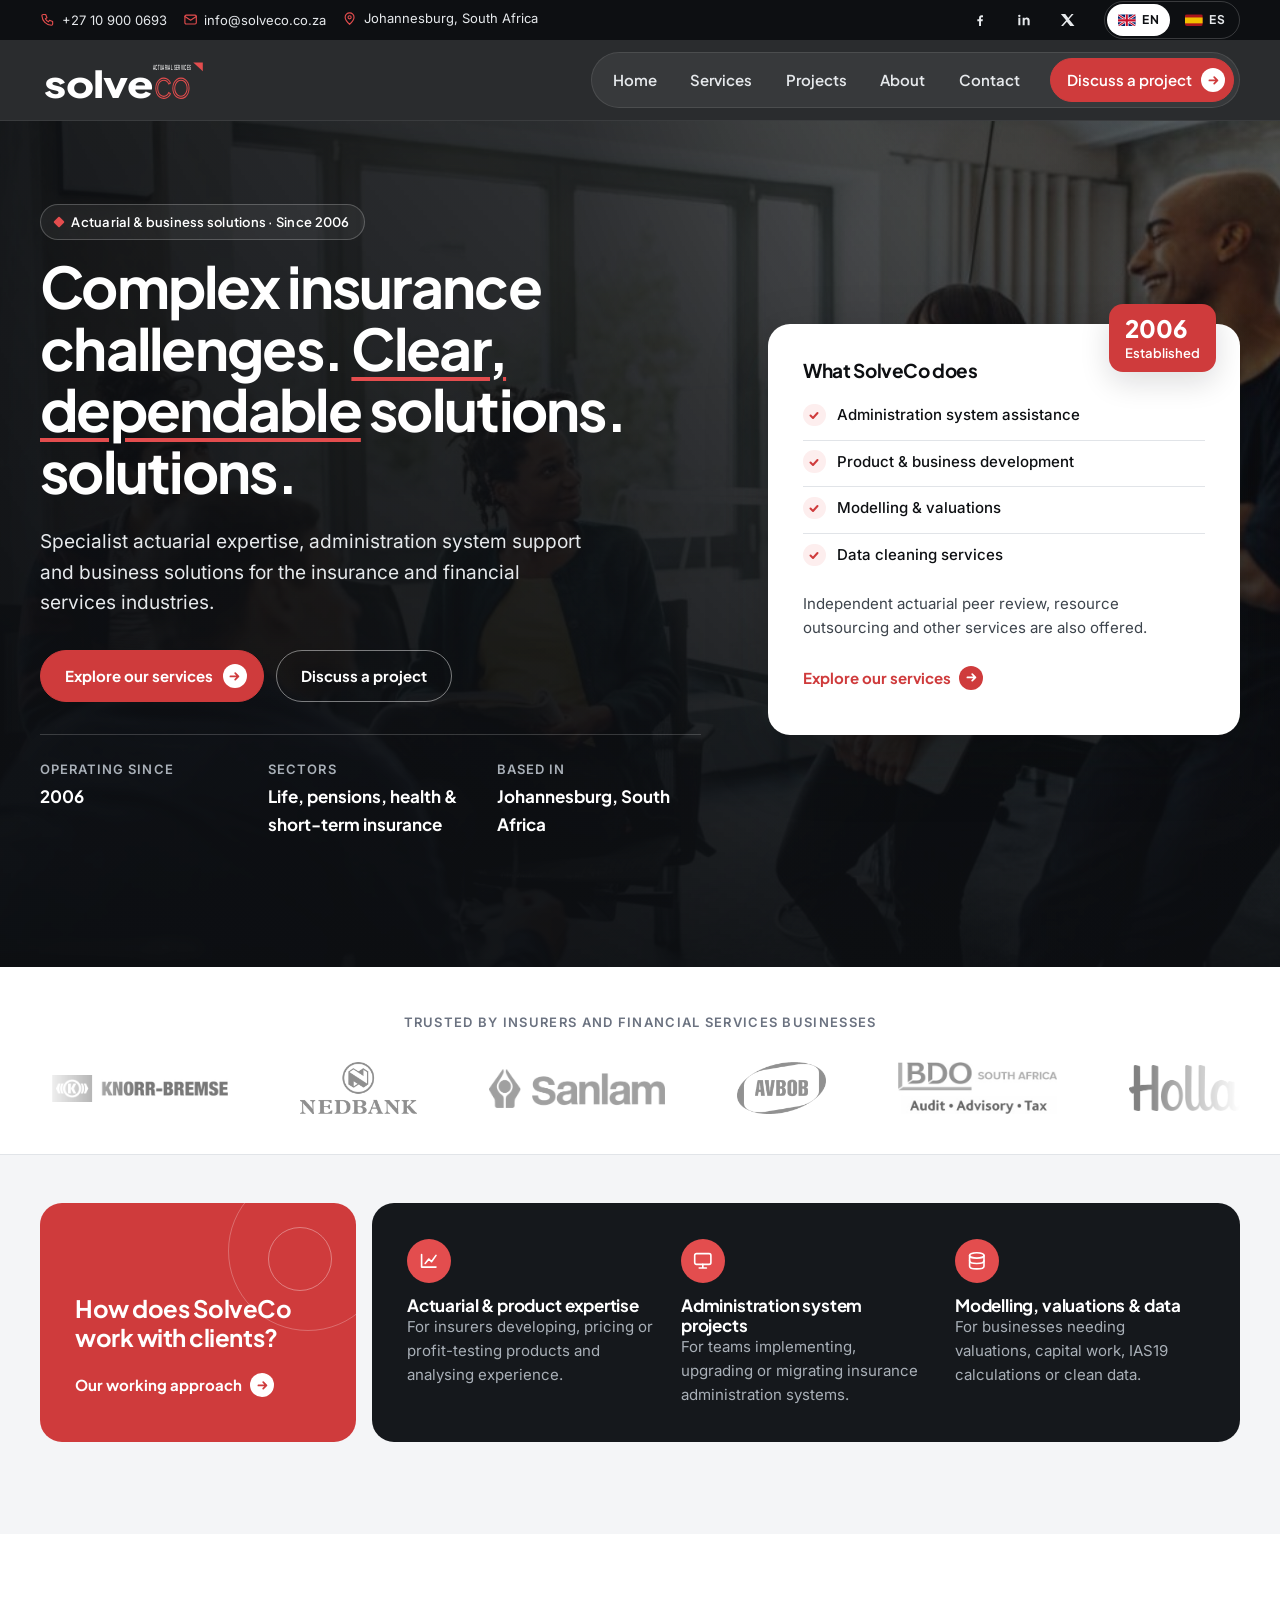
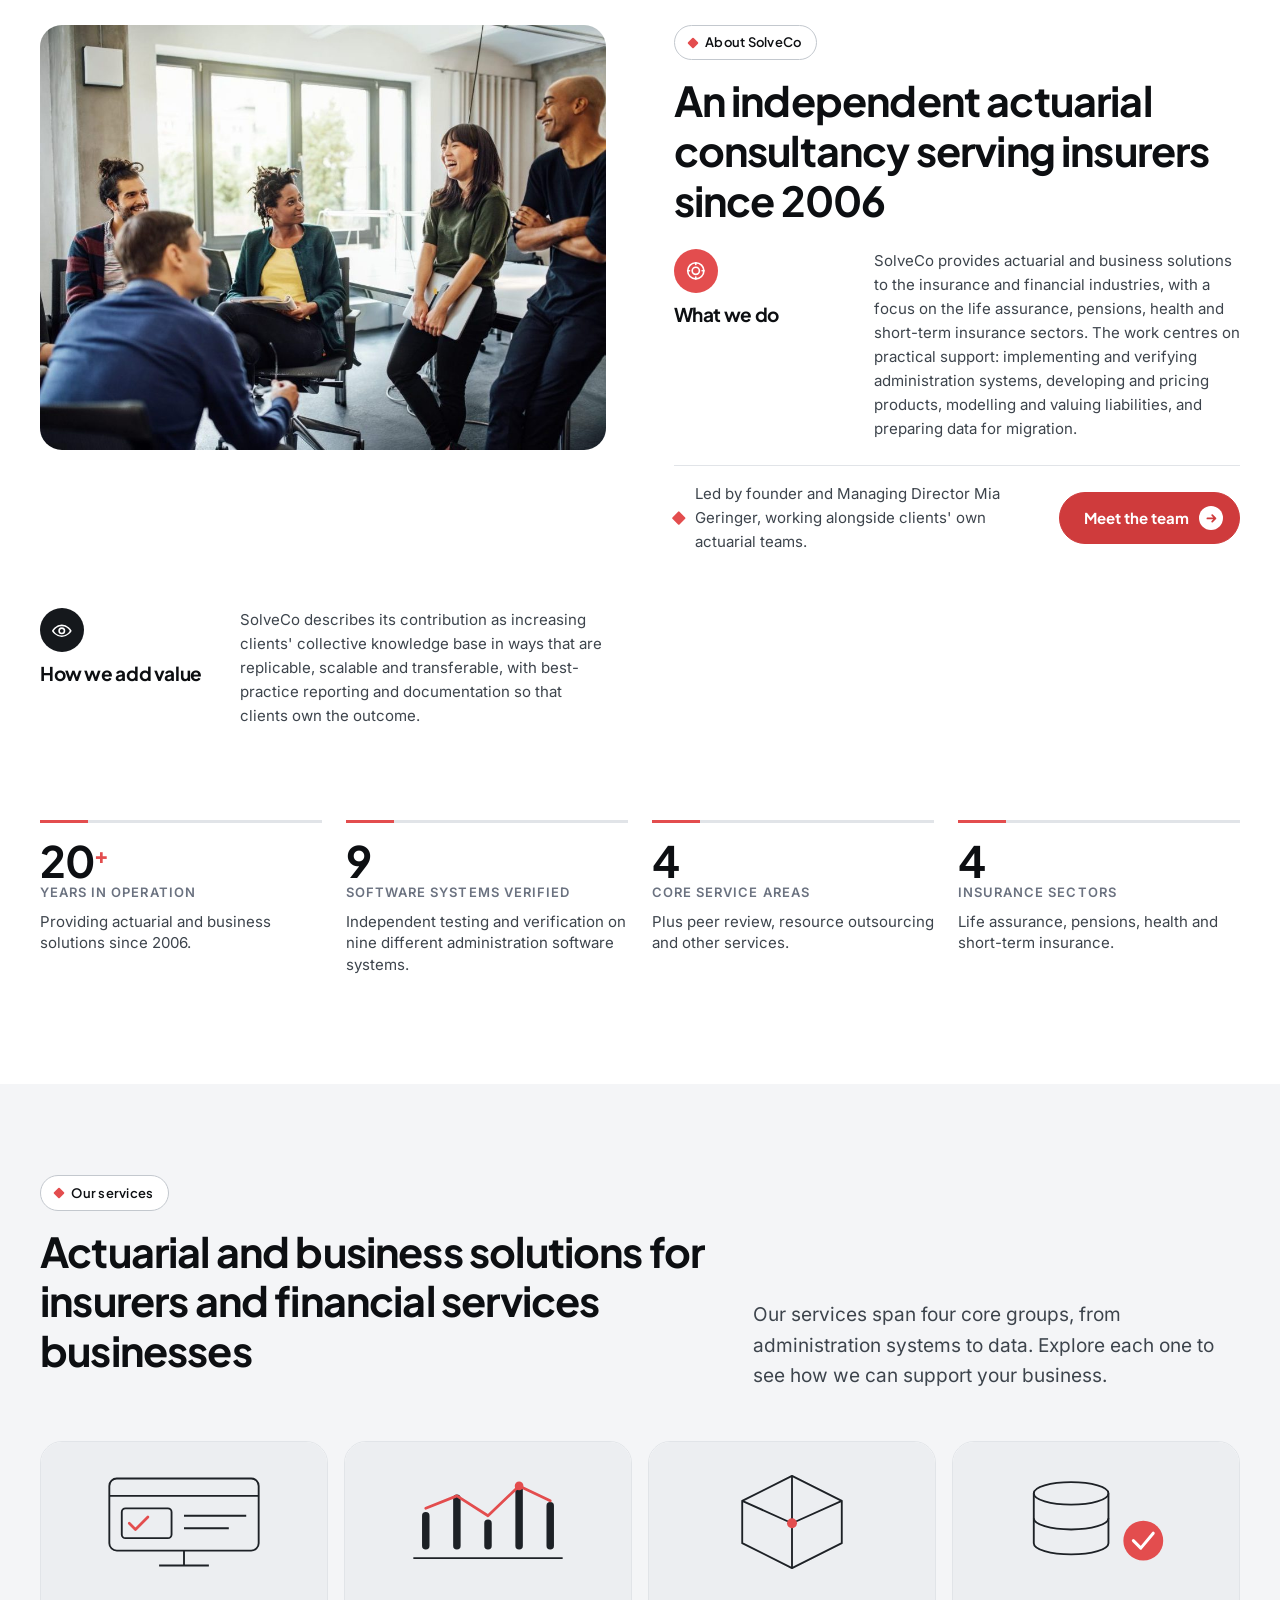
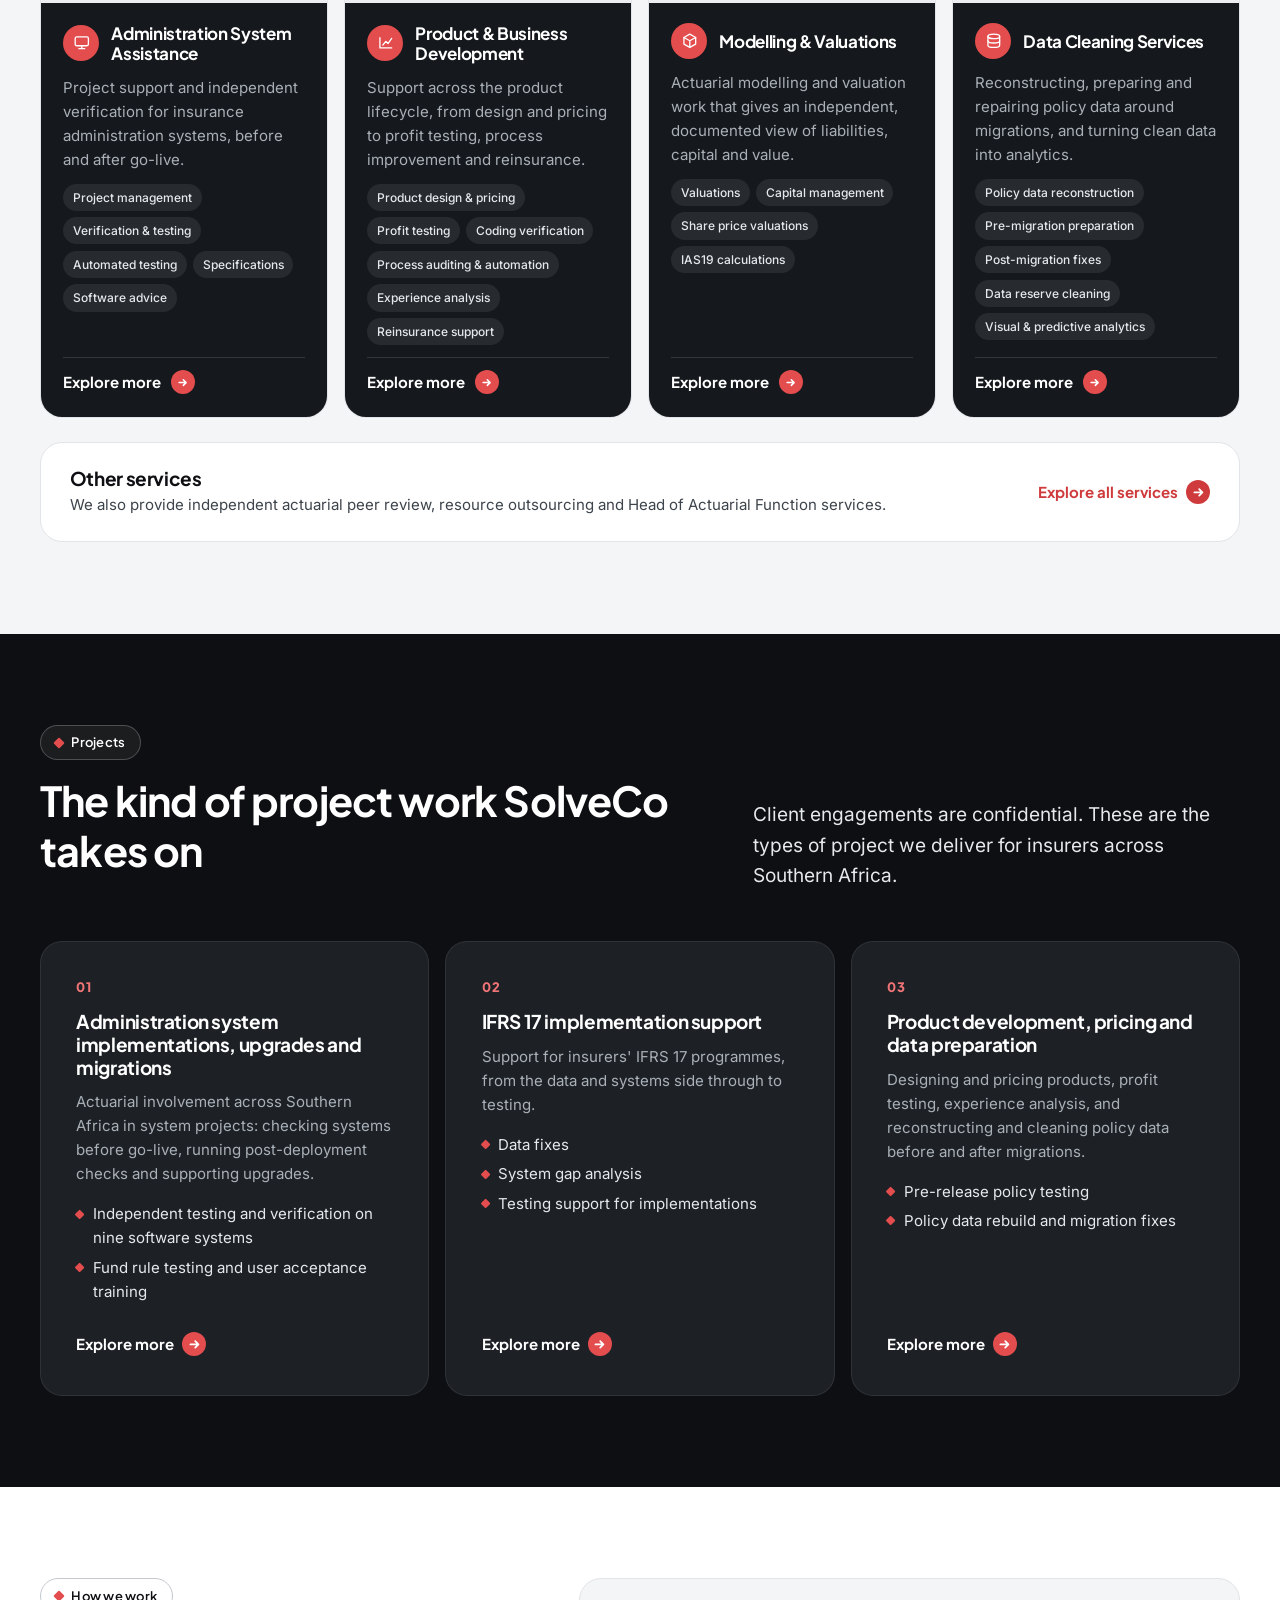
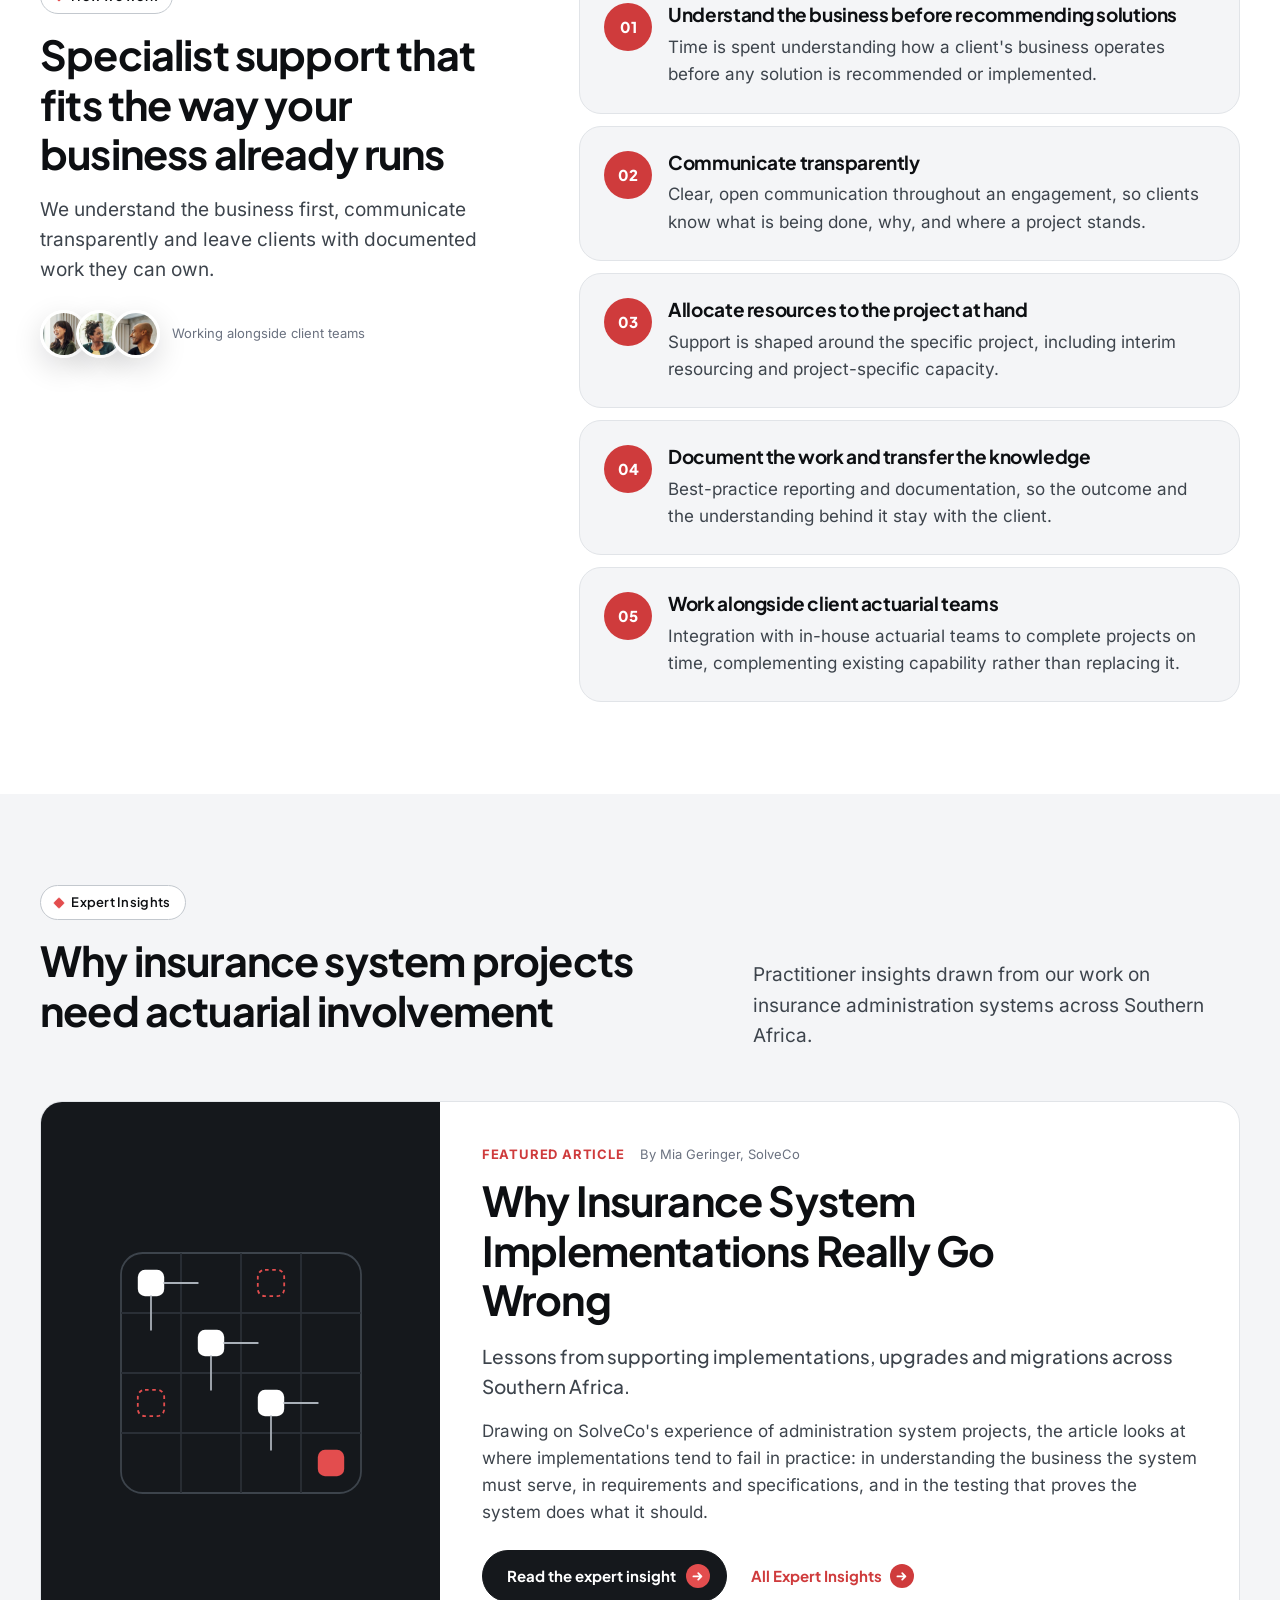
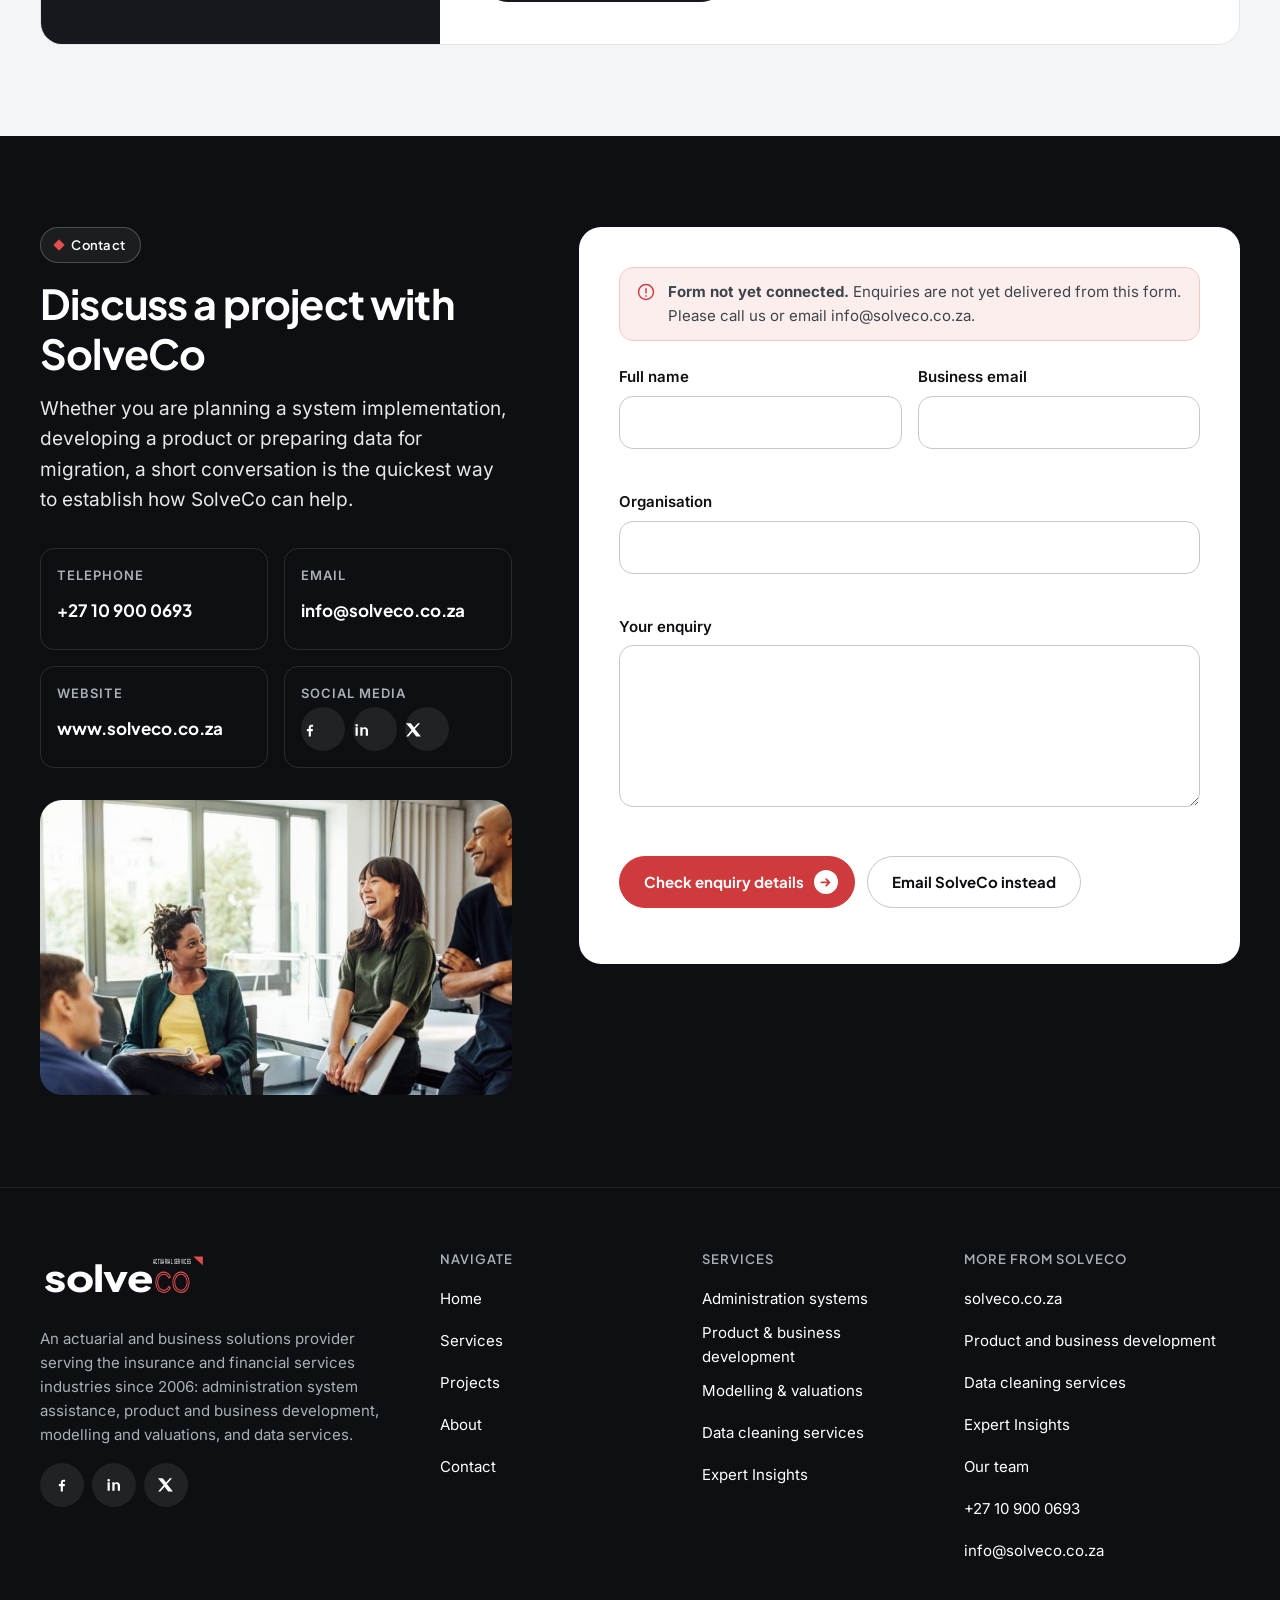
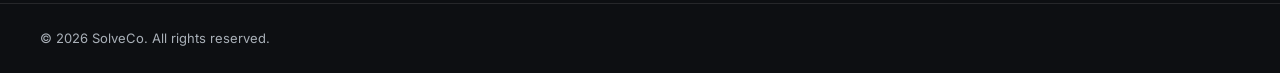
<file: index.html>
<!doctype html>
<html lang="en-ZA">
<head>
  <meta charset="utf-8">
  <meta name="viewport" content="width=device-width, initial-scale=1">
  <title>SolveCo — Actuarial &amp; Business Solutions for Insurers</title>
  <meta name="description" content="SolveCo is a South African actuarial and business solutions consultancy serving the insurance and financial services industries since 2006: administration systems, product development, modelling, valuations and data services.">
  <meta property="og:type" content="website">
  <meta property="og:title" content="SolveCo — Actuarial &amp; Business Solutions">
  <meta property="og:description" content="Complex insurance challenges. Clear, dependable solutions. Actuarial expertise, administration system support and business solutions for insurers.">
  <meta property="og:image" content="og-image.svg">
  <meta property="og:locale" content="en_ZA">
  <meta property="og:locale:alternate" content="es_ES">
  <meta name="theme-color" content="#0d0f12">
  <link rel="icon" href="favicon.svg" type="image/svg+xml">
  <link rel="preload" href="fonts/PlusJakartaSans-Latin.woff2" as="font" type="font/woff2" crossorigin>
  <link rel="preload" href="fonts/Inter-Latin.woff2" as="font" type="font/woff2" crossorigin>
  <link rel="preload" href="img/hero-team.jpg" as="image">
  <link rel="stylesheet" href="css/tokens.css">
  <link rel="stylesheet" href="css/styles.css">
</head>
<body>
  <a class="skip-link" href="#main" data-i18n="skip">Skip to main content</a>


  <div class="topbar">
    <div class="container topbar-inner">
      <ul class="contact-list" aria-label="Contact details">
        <li><a href="tel:+27109000693"><svg viewBox="0 0 24 24" fill="none" stroke="currentColor" stroke-width="1.8" stroke-linecap="round" stroke-linejoin="round" aria-hidden="true"><path d="M5 4h4l2 5-2.5 1.5a11 11 0 0 0 5 5L15 13l5 2v4a2 2 0 0 1-2 2A16 16 0 0 1 3 6a2 2 0 0 1 2-2z"/></svg>+27 10 900 0693</a></li>
        <li class="mail"><a href="mailto:info@solveco.co.za"><svg viewBox="0 0 24 24" fill="none" stroke="currentColor" stroke-width="1.8" stroke-linecap="round" stroke-linejoin="round" aria-hidden="true"><rect x="3" y="5" width="18" height="14" rx="2"/><path d="M3 7l9 6 9-6"/></svg>info@solveco.co.za</a></li>
        <li class="addr"><span style="display:inline-flex;align-items:center;gap:.4rem"><svg viewBox="0 0 24 24" fill="none" stroke="currentColor" stroke-width="1.8" stroke-linecap="round" stroke-linejoin="round" aria-hidden="true"><path d="M12 21s7-6.2 7-11a7 7 0 0 0-14 0c0 4.8 7 11 7 11z"/><circle cx="12" cy="10" r="2.5"/></svg><span data-i18n="top.addr">Johannesburg, South Africa</span></span></li>
      </ul>
      <div class="topbar-right">
        <ul class="social" aria-label="Social media">
  <li><a href="https://www.facebook.com/solvecoconsult/" target="_blank" rel="noopener" aria-label="SolveCo on Facebook (opens in a new tab)"><svg viewBox="0 0 24 24" fill="currentColor" aria-hidden="true"><path d="M13.5 21v-7h2.4l.4-3h-2.8V9.2c0-.9.3-1.5 1.5-1.5h1.5V5.1c-.3 0-1.2-.1-2.2-.1-2.2 0-3.7 1.3-3.7 3.8V11H8v3h2.6v7z"/></svg></a></li>
  <li><a href="https://www.solveco.co.za/" target="_blank" rel="noopener" aria-label="SolveCo on LinkedIn"><svg viewBox="0 0 24 24" fill="currentColor" aria-hidden="true"><path d="M6.5 8.5h-3V20h3zM5 4a1.8 1.8 0 1 0 0 3.6A1.8 1.8 0 0 0 5 4zm15.5 9.3c0-3.3-1.8-4.9-4.2-4.9-1.9 0-2.8 1-3.3 1.8V8.5h-3V20h3v-6.1c0-1.6.3-3.2 2.3-3.2s2.1 1.9 2.1 3.3V20h3z"/></svg></a></li>
  <li><a href="https://www.solveco.co.za/" target="_blank" rel="noopener" aria-label="SolveCo on X"><svg viewBox="0 0 24 24" fill="currentColor" aria-hidden="true"><path d="M17.5 3h3l-7 8 8.2 10h-6.4l-5-6.5L4.6 21h-3l7.5-8.6L1.3 3h6.6l4.5 6z"/></svg></a></li>
</ul>
        <div class="lang" role="group" aria-label="Language">
          <button type="button" data-lang="en" aria-pressed="true" lang="en"><svg viewBox="0 0 60 40" aria-hidden="true"><rect width="60" height="40" fill="#012169"/><path d="M0 0l60 40M60 0L0 40" stroke="#fff" stroke-width="8"/><path d="M0 0l60 40M60 0L0 40" stroke="#C8102E" stroke-width="4"/><path d="M30 0v40M0 20h60" stroke="#fff" stroke-width="12"/><path d="M30 0v40M0 20h60" stroke="#C8102E" stroke-width="7"/></svg>EN<span class="visually-hidden">glish</span></button>
          <button type="button" data-lang="es" aria-pressed="false" lang="es"><svg viewBox="0 0 60 40" aria-hidden="true"><rect width="60" height="40" fill="#AA151B"/><rect y="10" width="60" height="20" fill="#F1BF00"/></svg>ES<span class="visually-hidden">pañol</span></button>
        </div>
      </div>
    </div>
  </div>

  <header class="site-header">
    <div class="container header-inner">
      <a class="logo" href="#top" aria-label="SolveCo Actuarial Services — home"><svg viewBox="0 0 224 60" aria-hidden="true" focusable="false"><text class="l-solve" x="6" y="54" font-family="Plus Jakarta Sans, Inter, system-ui, sans-serif" font-size="50" font-weight="800" letter-spacing="-1.5" textLength="146" lengthAdjust="spacingAndGlyphs">solve</text><text class="l-co" x="155" y="54" font-family="Plus Jakarta Sans, Inter, system-ui, sans-serif" font-size="50" font-weight="300" letter-spacing="-1" stroke-width="1.6" textLength="50" lengthAdjust="spacingAndGlyphs">co</text><text class="l-tag" x="154" y="17" font-family="Plus Jakarta Sans, Inter, system-ui, sans-serif" font-size="9.5" font-weight="600" letter-spacing="0.8" textLength="52" lengthAdjust="spacingAndGlyphs">ACTUARIAL SERVICES</text><path class="l-mark" d="M209 6h13v12z"/></svg></a>
      <button class="nav-toggle" type="button" aria-expanded="false" aria-controls="primary-nav">
        <svg class="icon icon-open" viewBox="0 0 24 24" fill="none" stroke="currentColor" stroke-width="2" stroke-linecap="round" aria-hidden="true"><path d="M4 7h16M4 12h16M4 17h16"/></svg>
        <svg class="icon icon-close" viewBox="0 0 24 24" fill="none" stroke="currentColor" stroke-width="2" stroke-linecap="round" aria-hidden="true"><path d="M6 6l12 12M18 6L6 18"/></svg>
        <span class="label" data-i18n="nav.menu">Menu</span><span class="visually-hidden">navigation</span>
      </button>
      <nav id="primary-nav" class="primary-nav" aria-label="Primary">
        <div class="nav-pill">
          <ul class="nav-list">
            <li><a href="#top" data-i18n="nav.home">Home</a></li>
            <li><a href="#services" data-i18n="nav.services">Services</a></li>
            <li><a href="#projects" data-i18n="nav.projects">Projects</a></li>
            <li><a href="#about" data-i18n="nav.about">About</a></li>
            <li><a href="#contact" data-i18n="nav.contact">Contact</a></li>
            <li class="nav-cta"><a class="btn btn-primary" href="#contact"><span data-i18n="cta.discuss">Discuss a project</span> <span class="dot" aria-hidden="true"><svg viewBox="0 0 16 16" fill="none" stroke="currentColor" stroke-width="2.2" stroke-linecap="round" stroke-linejoin="round"><path d="M3 8h10M9 4l4 4-4 4"/></svg></span></a></li>
          </ul>
        </div>
      </nav>
    </div>
  </header>

  <main id="main">
    <section class="hero on-dark" id="top" aria-labelledby="hero-title">
      <div class="hero-bg" aria-hidden="true"><img src="img/hero-team.jpg" alt="" width="1122" height="631" fetchpriority="high"></div>
      <div class="container hero-inner">
        <div>
          <span class="tag" data-i18n="hero.tag">Actuarial &amp; business solutions · Since 2006</span>
          <h1 id="hero-title" data-i18n="hero.h1">Complex insurance challenges. <em>Clear, dependable</em> solutions.</em> solutions.</h1>
          <p class="lede" data-i18n="hero.lede">Specialist actuarial expertise, administration system support and business solutions for the insurance and financial services industries.</p>
          <div class="hero-actions">
            <a class="btn btn-primary" href="#services"><span data-i18n="hero.cta1">Explore our services</span> <span class="dot" aria-hidden="true"><svg viewBox="0 0 16 16" fill="none" stroke="currentColor" stroke-width="2.2" stroke-linecap="round" stroke-linejoin="round"><path d="M3 8h10M9 4l4 4-4 4"/></svg></span></a>
            <a class="btn btn-outline-inverse" href="#contact" data-i18n="cta.discuss2">Discuss a project</a>
          </div>
          <dl class="hero-meta">
            <div><dt data-i18n="hero.m1">Operating since</dt><dd>2006</dd></div>
            <div><dt data-i18n="hero.m2">Sectors</dt><dd data-i18n="hero.m2v">Life, pensions, health &amp; short-term insurance</dd></div>
            <div><dt data-i18n="hero.m3">Based in</dt><dd data-i18n="hero.m3v">Johannesburg, South Africa</dd></div>
          </dl>
        </div>
        <div class="hero-panel">
          <div class="hero-badge" aria-hidden="true"><strong>2006</strong><small data-i18n="hero.badge">Established</small></div>
          <h2 data-i18n="hero.p.h">What SolveCo does</h2>
          <ul>
            <li><span class="ok" aria-hidden="true"><svg viewBox="0 0 12 12" fill="none" stroke="currentColor" stroke-width="2" stroke-linecap="round" stroke-linejoin="round"><path d="M2.5 6.5l2.5 2.5 4.5-5"/></svg></span><span data-i18n="hero.p1">Administration system assistance</span></li>
            <li><span class="ok" aria-hidden="true"><svg viewBox="0 0 12 12" fill="none" stroke="currentColor" stroke-width="2" stroke-linecap="round" stroke-linejoin="round"><path d="M2.5 6.5l2.5 2.5 4.5-5"/></svg></span><span data-i18n="hero.p2">Product &amp; business development</span></li>
            <li><span class="ok" aria-hidden="true"><svg viewBox="0 0 12 12" fill="none" stroke="currentColor" stroke-width="2" stroke-linecap="round" stroke-linejoin="round"><path d="M2.5 6.5l2.5 2.5 4.5-5"/></svg></span><span data-i18n="hero.p3">Modelling &amp; valuations</span></li>
            <li><span class="ok" aria-hidden="true"><svg viewBox="0 0 12 12" fill="none" stroke="currentColor" stroke-width="2" stroke-linecap="round" stroke-linejoin="round"><path d="M2.5 6.5l2.5 2.5 4.5-5"/></svg></span><span data-i18n="hero.p4">Data cleaning services</span></li>
          </ul>
          <p data-i18n="hero.p.note">Independent actuarial peer review, resource outsourcing and other services are also offered.</p>
          <a class="text-link" href="#services"><span data-i18n="hero.p.link">Explore our services</span> <span class="dot" aria-hidden="true"><svg viewBox="0 0 16 16" fill="none" stroke="currentColor" stroke-width="2.2" stroke-linecap="round" stroke-linejoin="round"><path d="M3 8h10M9 4l4 4-4 4"/></svg></span></a>
        </div>
      </div>
    </section>

    <section class="trusted" aria-labelledby="trusted-title">
      <div class="container trusted-inner">
        <h2 id="trusted-title" class="trusted-title" data-i18n="trusted.h">Trusted by insurers and financial services businesses</h2>
        <div class="marquee" aria-label="Client logos">
          <ul class="marquee-track"><li><img src="img/clients/knorr-bremse.png" alt="Knorr-Bremse" loading="lazy"></li><li><img src="img/clients/nedbank.png" alt="Nedbank" loading="lazy"></li><li><img src="img/clients/sanlam.png" alt="Sanlam" loading="lazy"></li><li><img src="img/clients/avbob.png" alt="AVBOB" loading="lazy"></li><li><img src="img/clients/bdo.png" alt="BDO South Africa" loading="lazy"></li><li><img src="img/clients/hollard.png" alt="Hollard" loading="lazy"></li><li><img src="img/clients/isg-namibia.png" alt="ISG Namibia" loading="lazy"></li><li><img src="img/clients/metropolitan.png" alt="Metropolitan" loading="lazy"></li><li><img src="img/clients/momentum.png" alt="Momentum" loading="lazy"></li></ul>
          <ul class="marquee-track" aria-hidden="true"><li><img src="img/clients/knorr-bremse.png" alt="" loading="lazy"></li><li><img src="img/clients/nedbank.png" alt="" loading="lazy"></li><li><img src="img/clients/sanlam.png" alt="" loading="lazy"></li><li><img src="img/clients/avbob.png" alt="" loading="lazy"></li><li><img src="img/clients/bdo.png" alt="" loading="lazy"></li><li><img src="img/clients/hollard.png" alt="" loading="lazy"></li><li><img src="img/clients/isg-namibia.png" alt="" loading="lazy"></li><li><img src="img/clients/metropolitan.png" alt="" loading="lazy"></li><li><img src="img/clients/momentum.png" alt="" loading="lazy"></li></ul>
        </div>
      </div>
    </section>

    <section class="audiences" aria-labelledby="audiences-title">
      <div class="container audiences-inner">
        <a class="aud-lead reveal" href="#approach">
          <h2 id="audiences-title" data-i18n="aud.h">How does SolveCo work with clients?</h2>
          <span class="text-link"><span data-i18n="aud.link">Our working approach</span> <span class="dot" aria-hidden="true"><svg viewBox="0 0 16 16" fill="none" stroke="currentColor" stroke-width="2.2" stroke-linecap="round" stroke-linejoin="round"><path d="M3 8h10M9 4l4 4-4 4"/></svg></span></span>
        </a>
        <div class="aud-panel reveal">
          <a class="audience" href="#service-product"><span class="chip" aria-hidden="true"><svg viewBox="0 0 24 24" fill="none" stroke="currentColor" stroke-width="1.8" stroke-linecap="round" stroke-linejoin="round"><path d="M4 19V5M4 19h16"/><path d="M8 15l4-5 3 3 5-7"/></svg></span><span><h3 data-i18n="aud1.h">Actuarial &amp; product expertise</h3><p data-i18n="aud1.p">For insurers developing, pricing or profit-testing products and analysing experience.</p></span></a>
          <a class="audience" href="#service-admin"><span class="chip" aria-hidden="true"><svg viewBox="0 0 24 24" fill="none" stroke="currentColor" stroke-width="1.8" stroke-linecap="round" stroke-linejoin="round"><rect x="3" y="4" width="18" height="12" rx="2"/><path d="M8 20h8M12 16v4"/></svg></span><span><h3 data-i18n="aud2.h">Administration system projects</h3><p data-i18n="aud2.p">For teams implementing, upgrading or migrating insurance administration systems.</p></span></a>
          <a class="audience" href="#service-modelling"><span class="chip" aria-hidden="true"><svg viewBox="0 0 24 24" fill="none" stroke="currentColor" stroke-width="1.8" stroke-linecap="round" stroke-linejoin="round"><ellipse cx="12" cy="6" rx="8" ry="3"/><path d="M4 6v12c0 1.7 3.6 3 8 3s8-1.3 8-3V6"/><path d="M4 12c0 1.7 3.6 3 8 3s8-1.3 8-3"/></svg></span><span><h3 data-i18n="aud3.h">Modelling, valuations &amp; data</h3><p data-i18n="aud3.p">For businesses needing valuations, capital work, IAS19 calculations or clean data.</p></span></a>
        </div>
      </div>
    </section>

    <!-- About: mirrors the reference layout (photo left, mission right, vision under photo, dark bar, stats row) -->
    <section class="section" id="about" aria-labelledby="about-title">
      <div class="container">
        <div class="about-grid">
          <figure class="about-photo reveal">
            <img src="img/about-team.jpg" alt="A team talking around a meeting table in a bright office" width="997" height="748" loading="lazy">
          </figure>
          <div class="about-copy reveal">
            <span class="tag" data-i18n="about.tag">About SolveCo</span>
            <h2 id="about-title" data-i18n="about.h">An independent actuarial consultancy serving insurers since 2006</h2>
            <div class="about-row">
              <div class="about-label"><span class="chip" aria-hidden="true"><svg viewBox="0 0 24 24" fill="none" stroke="currentColor" stroke-width="1.8" stroke-linecap="round" stroke-linejoin="round"><circle cx="12" cy="12" r="9"/><circle cx="12" cy="12" r="4"/><path d="M12 3v2M12 19v2M3 12h2M19 12h2"/></svg></span><h3 data-i18n="about.m.h">What we do</h3></div>
              <p data-i18n="about.m.p">SolveCo provides actuarial and business solutions to the insurance and financial industries, with a focus on the life assurance, pensions, health and short-term insurance sectors. The work centres on practical support: implementing and verifying administration systems, developing and pricing products, modelling and valuing liabilities, and preparing data for migration.</p>
            </div>
            <div class="about-bar">
              <p data-i18n="about.bar">Led by founder and Managing Director Mia Geringer, working alongside clients' own actuarial teams.</p>
              <a class="btn btn-primary" href="https://www.solveco.co.za/our-team/"><span data-i18n="about.team">Meet the team</span> <span class="dot" aria-hidden="true"><svg viewBox="0 0 16 16" fill="none" stroke="currentColor" stroke-width="2.2" stroke-linecap="round" stroke-linejoin="round"><path d="M3 8h10M9 4l4 4-4 4"/></svg></span></a>
            </div>
          </div>
          <div class="about-row about-bottom-left reveal">
            <div class="about-label"><span class="chip chip-ink" aria-hidden="true"><svg viewBox="0 0 24 24" fill="none" stroke="currentColor" stroke-width="1.8" stroke-linecap="round" stroke-linejoin="round"><path d="M2 12s3.5-6 10-6 10 6 10 6-3.5 6-10 6S2 12 2 12z"/><circle cx="12" cy="12" r="3"/></svg></span><h3 data-i18n="about.v.h">How we add value</h3></div>
            <p data-i18n="about.v.p">SolveCo describes its contribution as increasing clients' collective knowledge base in ways that are replicable, scalable and transferable, with best-practice reporting and documentation so that clients own the outcome.</p>
          </div>
        </div>

        <dl class="facts">
          <div class="fact reveal"><dd>20<sup>+</sup></dd><dt data-i18n="fact1.t">Years in operation</dt><small data-i18n="fact1.s">Providing actuarial and business solutions since 2006.</small></div>
          <div class="fact reveal"><dd>9</dd><dt data-i18n="fact2.t">Software systems verified</dt><small data-i18n="fact2.s">Independent testing and verification on nine different administration software systems.</small></div>
          <div class="fact reveal"><dd>4</dd><dt data-i18n="fact3.t">Core service areas</dt><small data-i18n="fact3.s">Plus peer review, resource outsourcing and other services.</small></div>
          <div class="fact reveal"><dd>4</dd><dt data-i18n="fact4.t">Insurance sectors</dt><small data-i18n="fact4.s">Life assurance, pensions, health and short-term insurance.</small></div>
        </dl>
      </div>
    </section>

    <section class="section services" id="services" aria-labelledby="services-title">
      <div class="container">
        <div class="section-head split reveal">
          <div><span class="tag" data-i18n="svc.tag">Our services</span><h2 id="services-title" data-i18n="svc.h">Actuarial and business solutions for insurers and financial services businesses</h2></div>
          <p class="lede" data-i18n="svc.lede">Our services span four core groups, from administration systems to data. Explore each one to see how we can support your business.</p>
        </div>
        <ul class="services-grid">
          <li class="service reveal" id="service-admin">
  <div class="service-visual" aria-hidden="true"><svg viewBox="0 0 160 90" fill="none" stroke="currentColor" stroke-width="1.5"><rect x="20" y="10" width="120" height="58" rx="6"/><path d="M20 24h120"/><rect x="30" y="34" width="40" height="24" rx="3"/><path d="M80 40h50M80 50h36"/><path d="M36 46l5 5 10-10" stroke="#e34d4e" stroke-width="2.2" stroke-linecap="round" stroke-linejoin="round"/><path d="M60 80h40M80 68v12"/></svg></div>
  <div class="service-body">
    <div class="service-title"><span class="chip" aria-hidden="true"><svg viewBox="0 0 24 24" fill="none" stroke="currentColor" stroke-width="1.8" stroke-linecap="round" stroke-linejoin="round"><rect x="3" y="4" width="18" height="12" rx="2"/><path d="M8 20h8M12 16v4"/></svg></span><h3><a href="https://www.solveco.co.za/administration-system-assistance/" data-i18n="s1.t">Administration System Assistance</a></h3></div>
    <p data-i18n="s1.d">Project support and independent verification for insurance administration systems, before and after go-live.</p>
    <ul class="service-list" aria-label="Examples"><li data-i18n="s1.i0">Project management</li><li data-i18n="s1.i1">Verification &amp; testing</li><li data-i18n="s1.i2">Automated testing</li><li data-i18n="s1.i3">Specifications</li><li data-i18n="s1.i4">Software advice</li></ul>
    <div class="service-footer" aria-hidden="true"><span data-i18n="svc.more">Explore more</span><span class="dot"><svg viewBox="0 0 16 16" fill="none" stroke="currentColor" stroke-width="2.2" stroke-linecap="round" stroke-linejoin="round"><path d="M3 8h10M9 4l4 4-4 4"/></svg></span></div>
  </div>
</li>
          <li class="service reveal" id="service-product">
  <div class="service-visual" aria-hidden="true"><svg viewBox="0 0 160 90" fill="none" stroke="currentColor" stroke-width="1.5"><path d="M20 74h120"/><path d="M30 64V40M55 64V26M80 64V46M105 64V18M130 64V32" stroke-linecap="round" stroke-width="6"/><path d="M30 34l25-10 25 16 25-24 25 12" stroke="#e34d4e" stroke-width="2.2" stroke-linecap="round" stroke-linejoin="round"/><circle cx="105" cy="16" r="3.5" fill="#e34d4e" stroke="none"/></svg></div>
  <div class="service-body">
    <div class="service-title"><span class="chip" aria-hidden="true"><svg viewBox="0 0 24 24" fill="none" stroke="currentColor" stroke-width="1.8" stroke-linecap="round" stroke-linejoin="round"><path d="M4 19V5M4 19h16"/><path d="M8 15l4-5 3 3 5-7"/></svg></span><h3><a href="https://www.solveco.co.za/product-and-business-development/" data-i18n="s2.t">Product &amp; Business Development</a></h3></div>
    <p data-i18n="s2.d">Support across the product lifecycle, from design and pricing to profit testing, process improvement and reinsurance.</p>
    <ul class="service-list" aria-label="Examples"><li data-i18n="s2.i0">Product design &amp; pricing</li><li data-i18n="s2.i1">Profit testing</li><li data-i18n="s2.i2">Coding verification</li><li data-i18n="s2.i3">Process auditing &amp; automation</li><li data-i18n="s2.i4">Experience analysis</li><li data-i18n="s2.i5">Reinsurance support</li></ul>
    <div class="service-footer" aria-hidden="true"><span data-i18n="svc.more">Explore more</span><span class="dot"><svg viewBox="0 0 16 16" fill="none" stroke="currentColor" stroke-width="2.2" stroke-linecap="round" stroke-linejoin="round"><path d="M3 8h10M9 4l4 4-4 4"/></svg></span></div>
  </div>
</li>
          <li class="service reveal" id="service-modelling">
  <div class="service-visual" aria-hidden="true"><svg viewBox="0 0 160 90" fill="none" stroke="currentColor" stroke-width="1.5"><path d="M80 8l40 20v34L80 82 40 62V28z" stroke-linejoin="round"/><path d="M80 8v38M40 28l40 18 40-18M80 82V46" stroke-linejoin="round"/><circle cx="80" cy="46" r="4" fill="#e34d4e" stroke="none"/></svg></div>
  <div class="service-body">
    <div class="service-title"><span class="chip" aria-hidden="true"><svg viewBox="0 0 24 24" fill="none" stroke="currentColor" stroke-width="1.8" stroke-linecap="round" stroke-linejoin="round"><path d="M12 3l8 4.5v9L12 21l-8-4.5v-9z"/><path d="M12 12l8-4.5M12 12L4 7.5M12 12v9"/></svg></span><h3><a href="https://www.solveco.co.za/" data-i18n="s3.t">Modelling &amp; Valuations</a></h3></div>
    <p data-i18n="s3.d">Actuarial modelling and valuation work that gives an independent, documented view of liabilities, capital and value.</p>
    <ul class="service-list" aria-label="Examples"><li data-i18n="s3.i0">Valuations</li><li data-i18n="s3.i1">Capital management</li><li data-i18n="s3.i2">Share price valuations</li><li data-i18n="s3.i3">IAS19 calculations</li></ul>
    <div class="service-footer" aria-hidden="true"><span data-i18n="svc.more">Explore more</span><span class="dot"><svg viewBox="0 0 16 16" fill="none" stroke="currentColor" stroke-width="2.2" stroke-linecap="round" stroke-linejoin="round"><path d="M3 8h10M9 4l4 4-4 4"/></svg></span></div>
  </div>
</li>
          <li class="service reveal" id="service-data">
  <div class="service-visual" aria-hidden="true"><svg viewBox="0 0 160 90" fill="none" stroke="currentColor" stroke-width="1.5"><ellipse cx="60" cy="22" rx="30" ry="9"/><path d="M30 22v40c0 5 13.4 9 30 9s30-4 30-9V22"/><path d="M30 42c0 5 13.4 9 30 9s30-4 30-9"/><circle cx="118" cy="60" r="16" fill="#e34d4e" stroke="none"/><path d="M110 60l6 6 10-12" stroke="#fff" stroke-width="2.4" stroke-linecap="round" stroke-linejoin="round"/></svg></div>
  <div class="service-body">
    <div class="service-title"><span class="chip" aria-hidden="true"><svg viewBox="0 0 24 24" fill="none" stroke="currentColor" stroke-width="1.8" stroke-linecap="round" stroke-linejoin="round"><ellipse cx="12" cy="6" rx="8" ry="3"/><path d="M4 6v12c0 1.7 3.6 3 8 3s8-1.3 8-3V6"/><path d="M4 12c0 1.7 3.6 3 8 3s8-1.3 8-3"/></svg></span><h3><a href="https://www.solveco.co.za/data-cleaning-services/" data-i18n="s4.t">Data Cleaning Services</a></h3></div>
    <p data-i18n="s4.d">Reconstructing, preparing and repairing policy data around migrations, and turning clean data into analytics.</p>
    <ul class="service-list" aria-label="Examples"><li data-i18n="s4.i0">Policy data reconstruction</li><li data-i18n="s4.i1">Pre-migration preparation</li><li data-i18n="s4.i2">Post-migration fixes</li><li data-i18n="s4.i3">Data reserve cleaning</li><li data-i18n="s4.i4">Visual &amp; predictive analytics</li></ul>
    <div class="service-footer" aria-hidden="true"><span data-i18n="svc.more">Explore more</span><span class="dot"><svg viewBox="0 0 16 16" fill="none" stroke="currentColor" stroke-width="2.2" stroke-linecap="round" stroke-linejoin="round"><path d="M3 8h10M9 4l4 4-4 4"/></svg></span></div>
  </div>
</li>
        </ul>
        <aside class="services-other reveal" aria-labelledby="other-services-title">
          <div><h3 id="other-services-title" data-i18n="other.h">Other services</h3><p data-i18n="other.p">We also provide independent actuarial peer review, resource outsourcing and Head of Actuarial Function services.</p></div>
          <a class="text-link" href="https://www.solveco.co.za/"><span data-i18n="other.link">Explore all services</span> <span class="dot" aria-hidden="true"><svg viewBox="0 0 16 16" fill="none" stroke="currentColor" stroke-width="2.2" stroke-linecap="round" stroke-linejoin="round"><path d="M3 8h10M9 4l4 4-4 4"/></svg></span></a>
        </aside>
      </div>
    </section>

    <section class="section projects on-dark" id="projects" aria-labelledby="projects-title">
      <div class="container">
        <div class="section-head split reveal">
          <div><span class="tag" data-i18n="prj.tag">Projects</span><h2 id="projects-title" data-i18n="prj.h">The kind of project work SolveCo takes on</h2></div>
          <p class="lede" data-i18n="prj.lede">Client engagements are confidential. These are the types of project we deliver for insurers across Southern Africa.</p>
        </div>
        <ul class="projects-grid">
          <li class="project reveal"><span class="num">01</span><h3 data-i18n="p1.h">Administration system implementations, upgrades and migrations</h3><p data-i18n="p1.p">Actuarial involvement across Southern Africa in system projects: checking systems before go-live, running post-deployment checks and supporting upgrades.</p><ul><li data-i18n="p1.i1">Independent testing and verification on nine software systems</li><li data-i18n="p1.i2">Fund rule testing and user acceptance training</li></ul><a class="text-link" href="https://www.solveco.co.za/"><span data-i18n="p.link">Explore more</span> <span class="dot" aria-hidden="true"><svg viewBox="0 0 16 16" fill="none" stroke="currentColor" stroke-width="2.2" stroke-linecap="round" stroke-linejoin="round"><path d="M3 8h10M9 4l4 4-4 4"/></svg></span></a></li>
          <li class="project reveal"><span class="num">02</span><h3 data-i18n="p2.h">IFRS 17 implementation support</h3><p data-i18n="p2.p">Support for insurers' IFRS 17 programmes, from the data and systems side through to testing.</p><ul><li data-i18n="p2.i1">Data fixes</li><li data-i18n="p2.i2">System gap analysis</li><li data-i18n="p2.i3">Testing support for implementations</li></ul><a class="text-link" href="https://www.solveco.co.za/"><span data-i18n="p.link2">Explore more</span> <span class="dot" aria-hidden="true"><svg viewBox="0 0 16 16" fill="none" stroke="currentColor" stroke-width="2.2" stroke-linecap="round" stroke-linejoin="round"><path d="M3 8h10M9 4l4 4-4 4"/></svg></span></a></li>
          <li class="project reveal"><span class="num">03</span><h3 data-i18n="p3.h">Product development, pricing and data preparation</h3><p data-i18n="p3.p">Designing and pricing products, profit testing, experience analysis, and reconstructing and cleaning policy data before and after migrations.</p><ul><li data-i18n="p3.i1">Pre-release policy testing</li><li data-i18n="p3.i2">Policy data rebuild and migration fixes</li></ul><a class="text-link" href="https://www.solveco.co.za/product-and-business-development/"><span data-i18n="p.link3">Explore more</span> <span class="dot" aria-hidden="true"><svg viewBox="0 0 16 16" fill="none" stroke="currentColor" stroke-width="2.2" stroke-linecap="round" stroke-linejoin="round"><path d="M3 8h10M9 4l4 4-4 4"/></svg></span></a></li>
        </ul>
      </div>
    </section>

    <section class="section approach" id="approach" aria-labelledby="approach-title">
      <div class="container approach-inner">
        <div class="approach-intro reveal">
          <span class="tag" data-i18n="app.tag">How we work</span>
          <h2 id="approach-title" data-i18n="app.h">Specialist support that fits the way your business already runs</h2>
          <p class="lede" data-i18n="app.p">We understand the business first, communicate transparently and leave clients with documented work they can own.</p>
          <div class="approach-faces" aria-hidden="true">
            <ul><li><img src="img/face-1.jpg" alt="" loading="lazy"></li><li><img src="img/face-2.jpg" alt="" loading="lazy"></li><li><img src="img/face-3.jpg" alt="" loading="lazy"></li></ul>
            <p data-i18n="app.faces">Working alongside client teams</p>
          </div>
        </div>
        <ol class="principles">
          <li class="principle reveal"><div><h3 data-i18n="pr1.h">Understand the business before recommending solutions</h3><p data-i18n="pr1.p">Time is spent understanding how a client's business operates before any solution is recommended or implemented.</p></div></li>
          <li class="principle reveal"><div><h3 data-i18n="pr2.h">Communicate transparently</h3><p data-i18n="pr2.p">Clear, open communication throughout an engagement, so clients know what is being done, why, and where a project stands.</p></div></li>
          <li class="principle reveal"><div><h3 data-i18n="pr3.h">Allocate resources to the project at hand</h3><p data-i18n="pr3.p">Support is shaped around the specific project, including interim resourcing and project-specific capacity.</p></div></li>
          <li class="principle reveal"><div><h3 data-i18n="pr4.h">Document the work and transfer the knowledge</h3><p data-i18n="pr4.p">Best-practice reporting and documentation, so the outcome and the understanding behind it stay with the client.</p></div></li>
          <li class="principle reveal"><div><h3 data-i18n="pr5.h">Work alongside client actuarial teams</h3><p data-i18n="pr5.p">Integration with in-house actuarial teams to complete projects on time, complementing existing capability rather than replacing it.</p></div></li>
        </ol>
      </div>
    </section>

    <section class="section insights" id="insights" aria-labelledby="insights-title">
      <div class="container">
        <div class="section-head split reveal">
          <div><span class="tag" data-i18n="ins.tag">Expert Insights</span><h2 id="insights-title" data-i18n="ins.h">Why insurance system projects need actuarial involvement</h2></div>
          <p class="lede" data-i18n="ins.lede">Practitioner insights drawn from our work on insurance administration systems across Southern Africa.</p>
        </div>
        <article class="insight-card reveal" aria-labelledby="insight-article-title">
          <div class="insight-media" aria-hidden="true">
            <svg viewBox="0 0 240 240" fill="none" stroke="#a9b0b8" stroke-width="1.5"><rect x="20" y="20" width="200" height="200" rx="18" stroke="#3d444c"/><path d="M20 70h200M20 120h200M20 170h200M70 20v200M120 20v200M170 20v200" stroke="#2a2f36"/><rect x="34" y="34" width="22" height="22" rx="6" fill="#ffffff" stroke="none"/><rect x="84" y="84" width="22" height="22" rx="6" fill="#ffffff" stroke="none"/><rect x="134" y="134" width="22" height="22" rx="6" fill="#ffffff" stroke="none"/><rect x="184" y="184" width="22" height="22" rx="6" fill="#e34d4e" stroke="none"/><path d="M56 45h28M106 95h28M156 145h28M45 56v28M95 106v28M145 156v28" stroke-linecap="round"/><rect x="134" y="34" width="22" height="22" rx="6" stroke="#e34d4e" stroke-dasharray="3 3"/><rect x="34" y="134" width="22" height="22" rx="6" stroke="#e34d4e" stroke-dasharray="3 3"/></svg>
          </div>
          <div class="insight-body">
            <div class="insight-meta"><span class="label" data-i18n="ins.label">Featured article</span><span data-i18n="ins.by">By Mia Geringer, SolveCo</span></div>
            <h3 id="insight-article-title">Why Insurance System Implementations Really Go Wrong</h3>
            <p class="sub" data-i18n="ins.sub">Lessons from supporting implementations, upgrades and migrations across Southern Africa.</p>
            <p data-i18n="ins.p">Drawing on SolveCo's experience of administration system projects, the article looks at where implementations tend to fail in practice: in understanding the business the system must serve, in requirements and specifications, and in the testing that proves the system does what it should.</p>
            <div class="insight-actions">
              <a class="btn btn-dark" href="https://www.solveco.co.za/expert-insights/"><span data-i18n="ins.cta">Read the expert insight</span> <span class="dot" aria-hidden="true"><svg viewBox="0 0 16 16" fill="none" stroke="currentColor" stroke-width="2.2" stroke-linecap="round" stroke-linejoin="round"><path d="M3 8h10M9 4l4 4-4 4"/></svg></span></a>
              <a class="text-link" href="https://www.solveco.co.za/expert-insights/"><span data-i18n="ins.all">All Expert Insights</span> <span class="dot" aria-hidden="true"><svg viewBox="0 0 16 16" fill="none" stroke="currentColor" stroke-width="2.2" stroke-linecap="round" stroke-linejoin="round"><path d="M3 8h10M9 4l4 4-4 4"/></svg></span></a>
            </div>
          </div>
        </article>
      </div>
    </section>


    <section class="section contact on-dark" id="contact" aria-labelledby="contact-title">
      <div class="container contact-inner">
        <div class="reveal">
          <span class="tag" data-i18n="con.tag">Contact</span>
          <h2 id="contact-title" data-i18n="con.h">Discuss a project with SolveCo</h2>
          <p class="lede" data-i18n="con.lede">Whether you are planning a system implementation, developing a product or preparing data for migration, a short conversation is the quickest way to establish how SolveCo can help.</p>
          <dl class="contact-details">
            <div><dt data-i18n="con.tel">Telephone</dt><dd><a href="tel:+27109000693">+27 10 900 0693</a></dd></div>
            <div><dt data-i18n="con.mail">Email</dt><dd><a href="mailto:info@solveco.co.za">info@solveco.co.za</a></dd></div>
            <div><dt data-i18n="con.web">Website</dt><dd><a href="https://www.solveco.co.za/">www.solveco.co.za</a></dd></div>
            <div><dt data-i18n="con.soc">Social media</dt><dd><ul class="contact-social" aria-label="Social media">
  <li><a href="https://www.facebook.com/solvecoconsult/" target="_blank" rel="noopener" aria-label="SolveCo on Facebook (opens in a new tab)"><svg viewBox="0 0 24 24" fill="currentColor" aria-hidden="true"><path d="M13.5 21v-7h2.4l.4-3h-2.8V9.2c0-.9.3-1.5 1.5-1.5h1.5V5.1c-.3 0-1.2-.1-2.2-.1-2.2 0-3.7 1.3-3.7 3.8V11H8v3h2.6v7z"/></svg></a></li>
  <li><a href="https://www.solveco.co.za/" target="_blank" rel="noopener" aria-label="SolveCo on LinkedIn"><svg viewBox="0 0 24 24" fill="currentColor" aria-hidden="true"><path d="M6.5 8.5h-3V20h3zM5 4a1.8 1.8 0 1 0 0 3.6A1.8 1.8 0 0 0 5 4zm15.5 9.3c0-3.3-1.8-4.9-4.2-4.9-1.9 0-2.8 1-3.3 1.8V8.5h-3V20h3v-6.1c0-1.6.3-3.2 2.3-3.2s2.1 1.9 2.1 3.3V20h3z"/></svg></a></li>
  <li><a href="https://www.solveco.co.za/" target="_blank" rel="noopener" aria-label="SolveCo on X"><svg viewBox="0 0 24 24" fill="currentColor" aria-hidden="true"><path d="M17.5 3h3l-7 8 8.2 10h-6.4l-5-6.5L4.6 21h-3l7.5-8.6L1.3 3h6.6l4.5 6z"/></svg></a></li>
</ul></dd></div>
          </dl>
          <figure class="contact-photo">
            <img src="img/contact-team.jpg" alt="Two colleagues smiling during a discussion" width="748" height="748" loading="lazy">
          </figure>
        </div>
        <div class="form-card reveal">
          <div class="form-notice" role="note">
            <svg viewBox="0 0 24 24" fill="none" stroke="currentColor" stroke-width="1.75" stroke-linecap="round" aria-hidden="true"><circle cx="12" cy="12" r="9"/><path d="M12 8v5M12 16.5v.5"/></svg>
            <p><strong data-i18n="form.n1">Form not yet connected.</strong> <span data-i18n="form.n2">Enquiries are not yet delivered from this form. Please call us or email info@solveco.co.za.</span></p>
          </div>
          <form class="form-grid" id="enquiry-form" novalidate aria-describedby="form-status">
            <div class="field"><label for="f-name" data-i18n="form.name">Full name</label><input id="f-name" name="name" type="text" autocomplete="name" required aria-describedby="f-name-error"><p class="error" id="f-name-error" aria-live="polite"></p></div>
            <div class="field"><label for="f-email" data-i18n="form.email">Business email</label><input id="f-email" name="email" type="email" autocomplete="email" inputmode="email" required aria-describedby="f-email-error"><p class="error" id="f-email-error" aria-live="polite"></p></div>
            <div class="field full"><label for="f-org" data-i18n="form.org">Organisation</label><input id="f-org" name="organization" type="text" autocomplete="organization" required aria-describedby="f-org-error"><p class="error" id="f-org-error" aria-live="polite"></p></div>
            <div class="field full"><label for="f-msg" data-i18n="form.msg">Your enquiry</label><textarea id="f-msg" name="enquiry" rows="5" required minlength="20" aria-describedby="f-msg-error f-msg-hint"></textarea><p class="error" id="f-msg-error" aria-live="polite"></p><p class="visually-hidden" id="f-msg-hint" data-i18n="form.hint">Please describe your project or question in at least 20 characters.</p></div>
            <div class="form-actions">
              <button class="btn btn-primary" type="submit"><span data-i18n="form.submit">Check enquiry details</span> <span class="dot" aria-hidden="true"><svg viewBox="0 0 16 16" fill="none" stroke="currentColor" stroke-width="2.2" stroke-linecap="round" stroke-linejoin="round"><path d="M3 8h10M9 4l4 4-4 4"/></svg></span></button>
              <a class="btn btn-secondary" href="mailto:info@solveco.co.za"><span data-i18n="form.alt">Email SolveCo instead</span></a>
            </div>
            <p class="form-status" id="form-status" role="status" aria-live="polite"></p>
          </form>
        </div>
      </div>
    </section>
  </main>

  <footer class="site-footer">
    <div class="container footer-inner">
      <div class="footer-brand">
        <a class="logo" href="#top" aria-label="SolveCo Actuarial Services — back to top"><svg viewBox="0 0 224 60" aria-hidden="true" focusable="false"><text class="l-solve" x="6" y="54" font-family="Plus Jakarta Sans, Inter, system-ui, sans-serif" font-size="50" font-weight="800" letter-spacing="-1.5" textLength="146" lengthAdjust="spacingAndGlyphs">solve</text><text class="l-co" x="155" y="54" font-family="Plus Jakarta Sans, Inter, system-ui, sans-serif" font-size="50" font-weight="300" letter-spacing="-1" stroke-width="1.6" textLength="50" lengthAdjust="spacingAndGlyphs">co</text><text class="l-tag" x="154" y="17" font-family="Plus Jakarta Sans, Inter, system-ui, sans-serif" font-size="9.5" font-weight="600" letter-spacing="0.8" textLength="52" lengthAdjust="spacingAndGlyphs">ACTUARIAL SERVICES</text><path class="l-mark" d="M209 6h13v12z"/></svg></a>
        <p class="footer-desc" data-i18n="foot.desc">An actuarial and business solutions provider serving the insurance and financial services industries since 2006: administration system assistance, product and business development, modelling and valuations, and data services.</p>
        <ul class="footer-social" aria-label="Social media">
  <li><a href="https://www.facebook.com/solvecoconsult/" target="_blank" rel="noopener" aria-label="SolveCo on Facebook (opens in a new tab)"><svg viewBox="0 0 24 24" fill="currentColor" aria-hidden="true"><path d="M13.5 21v-7h2.4l.4-3h-2.8V9.2c0-.9.3-1.5 1.5-1.5h1.5V5.1c-.3 0-1.2-.1-2.2-.1-2.2 0-3.7 1.3-3.7 3.8V11H8v3h2.6v7z"/></svg></a></li>
  <li><a href="https://www.solveco.co.za/" target="_blank" rel="noopener" aria-label="SolveCo on LinkedIn"><svg viewBox="0 0 24 24" fill="currentColor" aria-hidden="true"><path d="M6.5 8.5h-3V20h3zM5 4a1.8 1.8 0 1 0 0 3.6A1.8 1.8 0 0 0 5 4zm15.5 9.3c0-3.3-1.8-4.9-4.2-4.9-1.9 0-2.8 1-3.3 1.8V8.5h-3V20h3v-6.1c0-1.6.3-3.2 2.3-3.2s2.1 1.9 2.1 3.3V20h3z"/></svg></a></li>
  <li><a href="https://www.solveco.co.za/" target="_blank" rel="noopener" aria-label="SolveCo on X"><svg viewBox="0 0 24 24" fill="currentColor" aria-hidden="true"><path d="M17.5 3h3l-7 8 8.2 10h-6.4l-5-6.5L4.6 21h-3l7.5-8.6L1.3 3h6.6l4.5 6z"/></svg></a></li>
</ul>
      </div>
      <nav aria-label="Footer">
        <h2 class="footer-heading" data-i18n="foot.nav">Navigate</h2>
        <ul class="footer-links">
          <li><a href="#top" data-i18n="f.home">Home</a></li>
          <li><a href="#services" data-i18n="f.services">Services</a></li>
          <li><a href="#projects" data-i18n="f.projects">Projects</a></li>
          <li><a href="#about" data-i18n="f.about">About</a></li>
          <li><a href="#contact" data-i18n="f.contact">Contact</a></li>
        </ul>
      </nav>
      <div>
        <h2 class="footer-heading" data-i18n="foot.svc">Services</h2>
        <ul class="footer-links">
          <li><a href="#service-admin" data-i18n="f.s1">Administration systems</a></li>
          <li><a href="#service-product" data-i18n="f.s2">Product &amp; business development</a></li>
          <li><a href="#service-modelling" data-i18n="f.s3">Modelling &amp; valuations</a></li>
          <li><a href="#service-data" data-i18n="f.s4">Data cleaning services</a></li>
          <li><a href="#insights" data-i18n="f.s5">Expert Insights</a></li>
        </ul>
      </div>
      <div>
        <h2 class="footer-heading" data-i18n="foot.off">More from SolveCo</h2>
        <ul class="footer-links">
          <li><a href="https://www.solveco.co.za/">solveco.co.za</a></li>
          <li><a href="https://www.solveco.co.za/product-and-business-development/" data-i18n="f.o1">Product and business development</a></li>
          <li><a href="https://www.solveco.co.za/data-cleaning-services/" data-i18n="f.o2">Data cleaning services</a></li>
          <li><a href="https://www.solveco.co.za/expert-insights/">Expert Insights</a></li>
          <li><a href="https://www.solveco.co.za/our-team/" data-i18n="f.o3">Our team</a></li>
          <li><a href="tel:+27109000693">+27 10 900 0693</a></li>
          <li><a href="mailto:info@solveco.co.za">info@solveco.co.za</a></li>
        </ul>
      </div>
    </div>
    <div class="container footer-bottom">
      <p>© <span id="year">2026</span> SolveCo. <span data-i18n="foot.c1">All rights reserved.</span></p>
    </div>
  </footer>

  <script src="js/i18n.js" defer></script>
  <script src="js/main.js" defer></script>
</body>
</html>
</file>
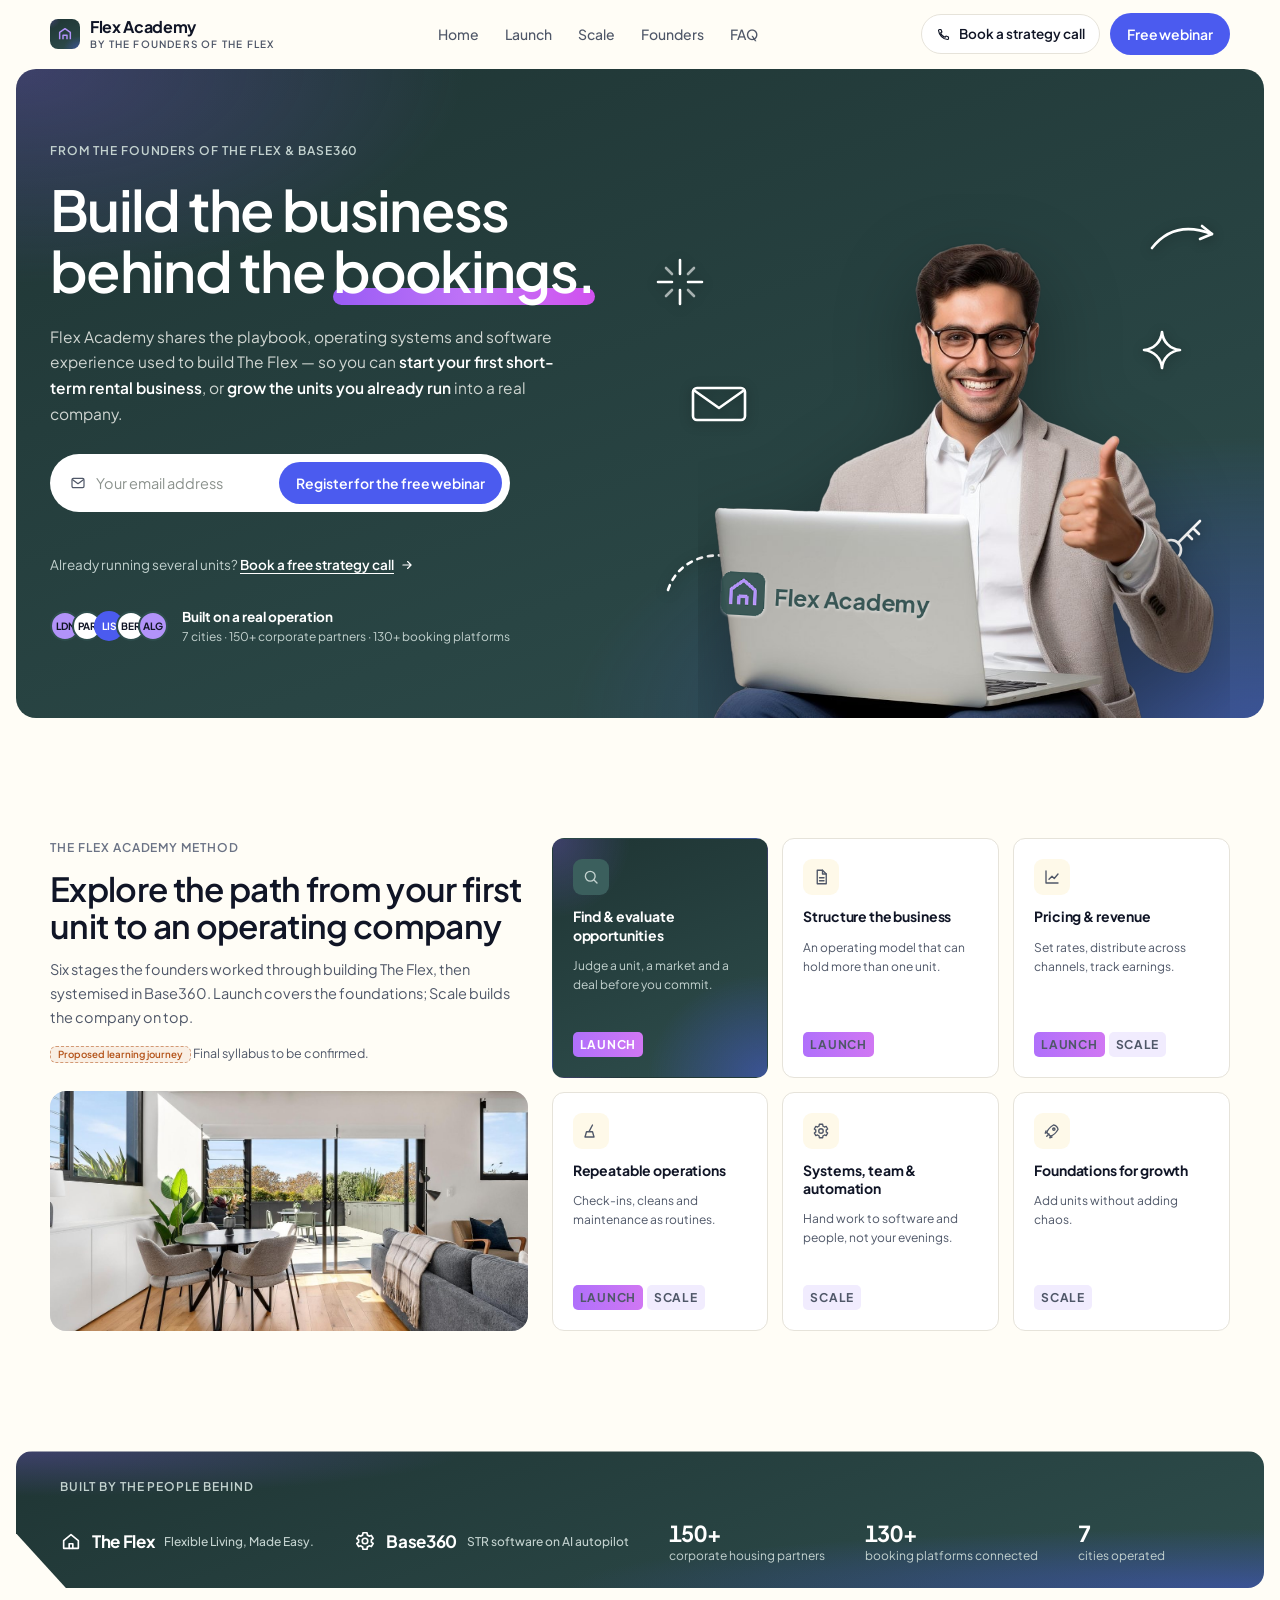
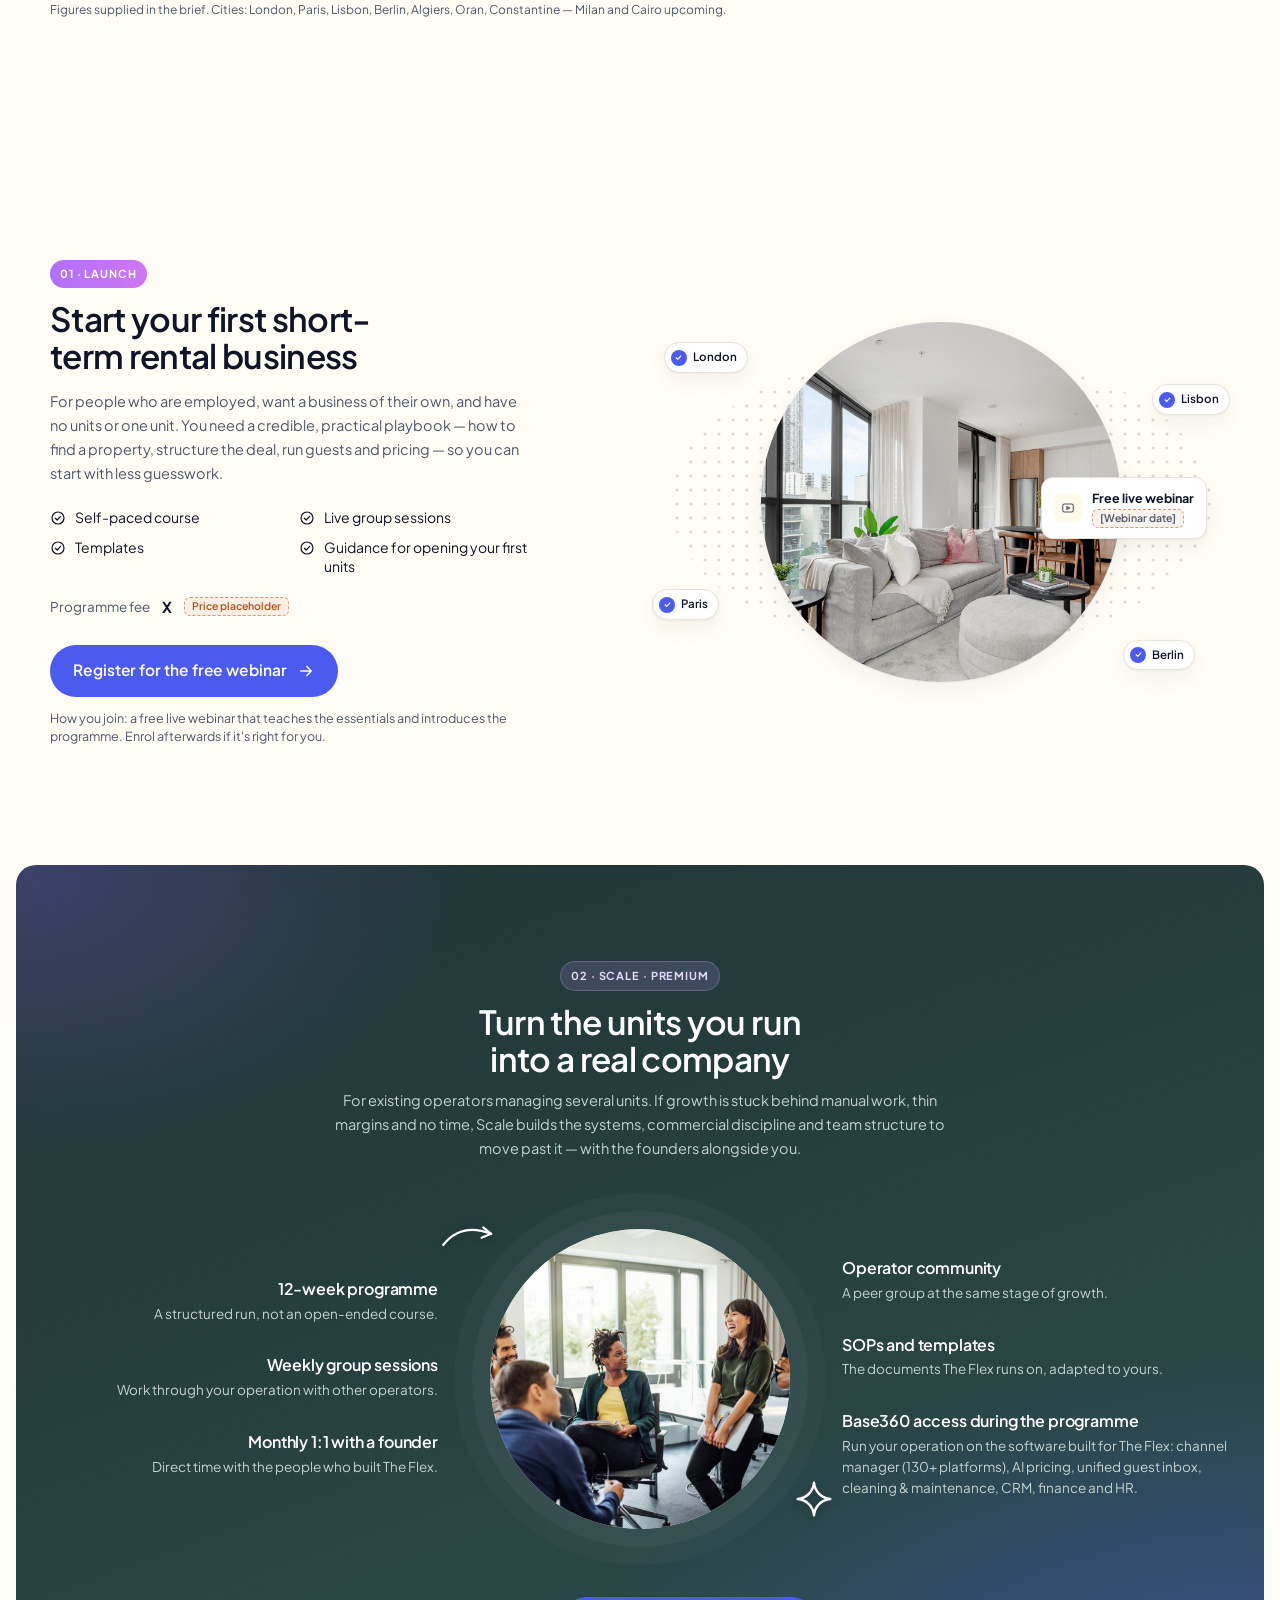
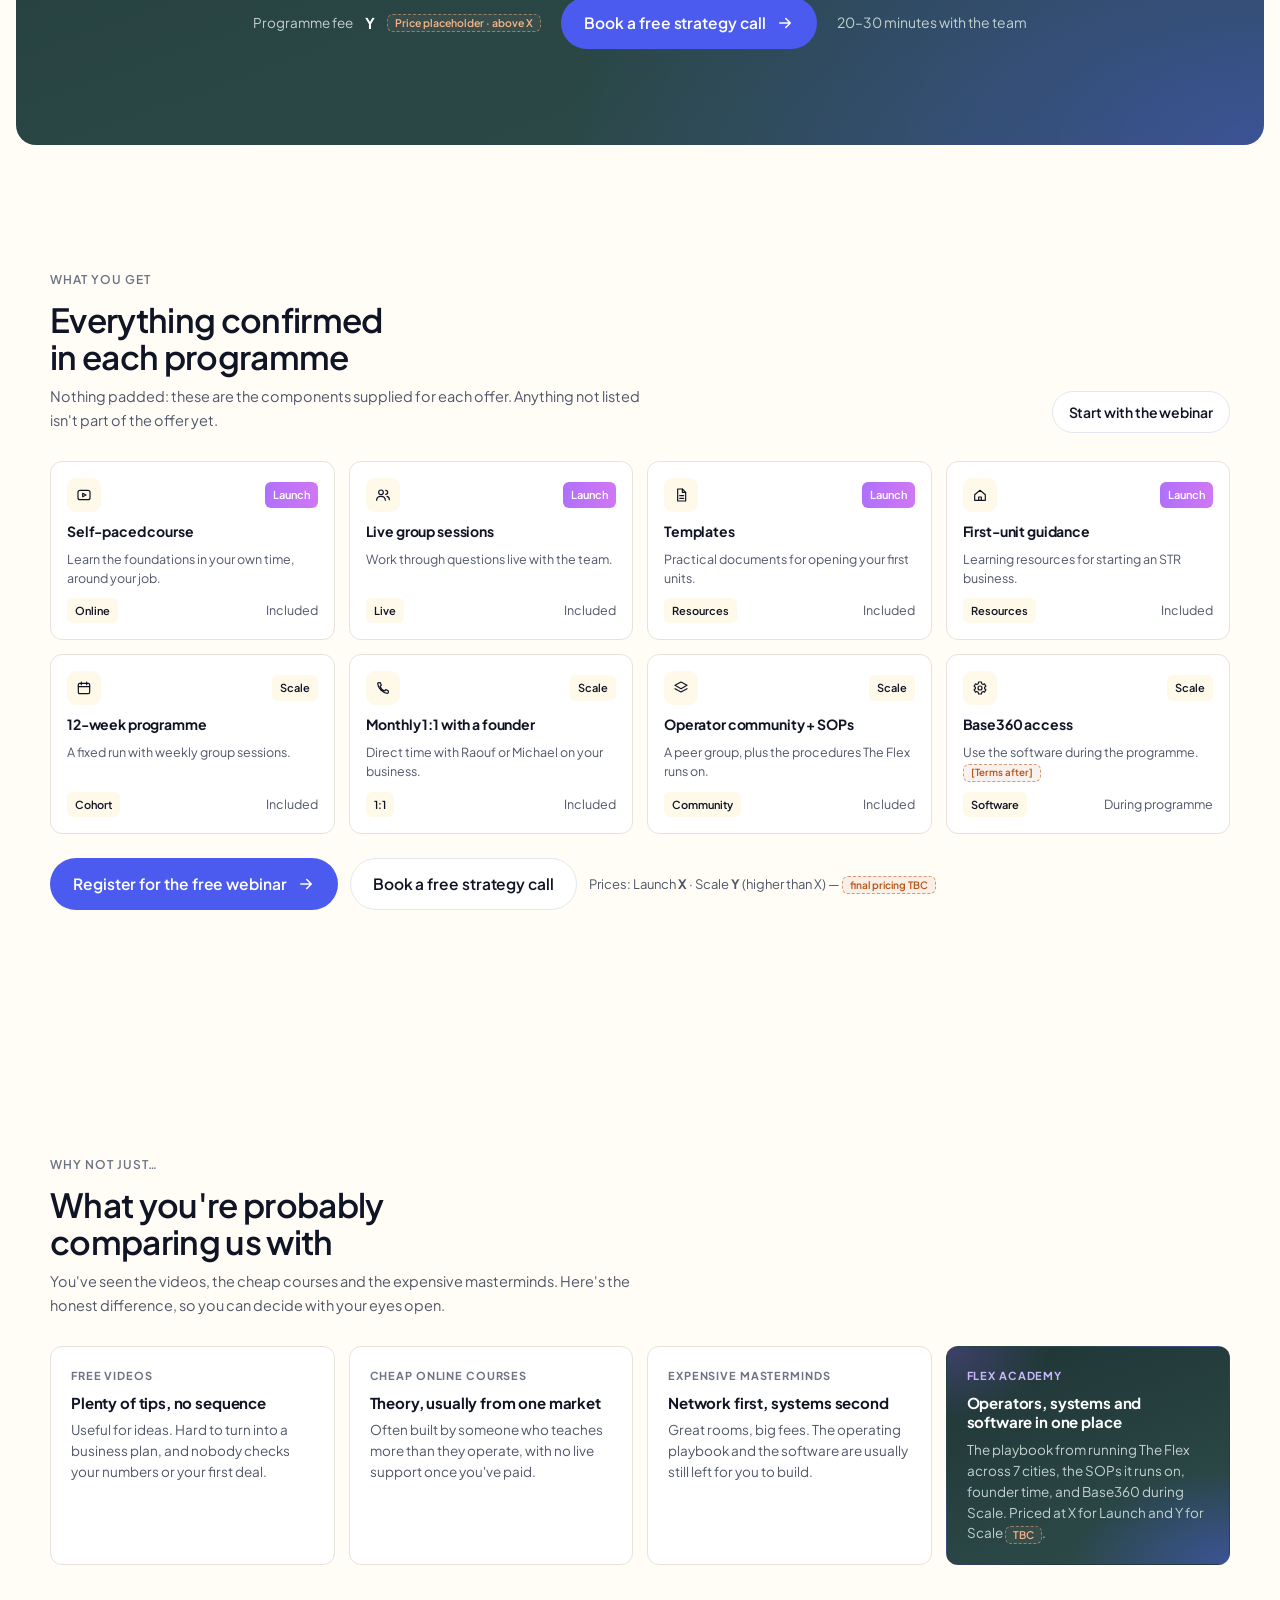
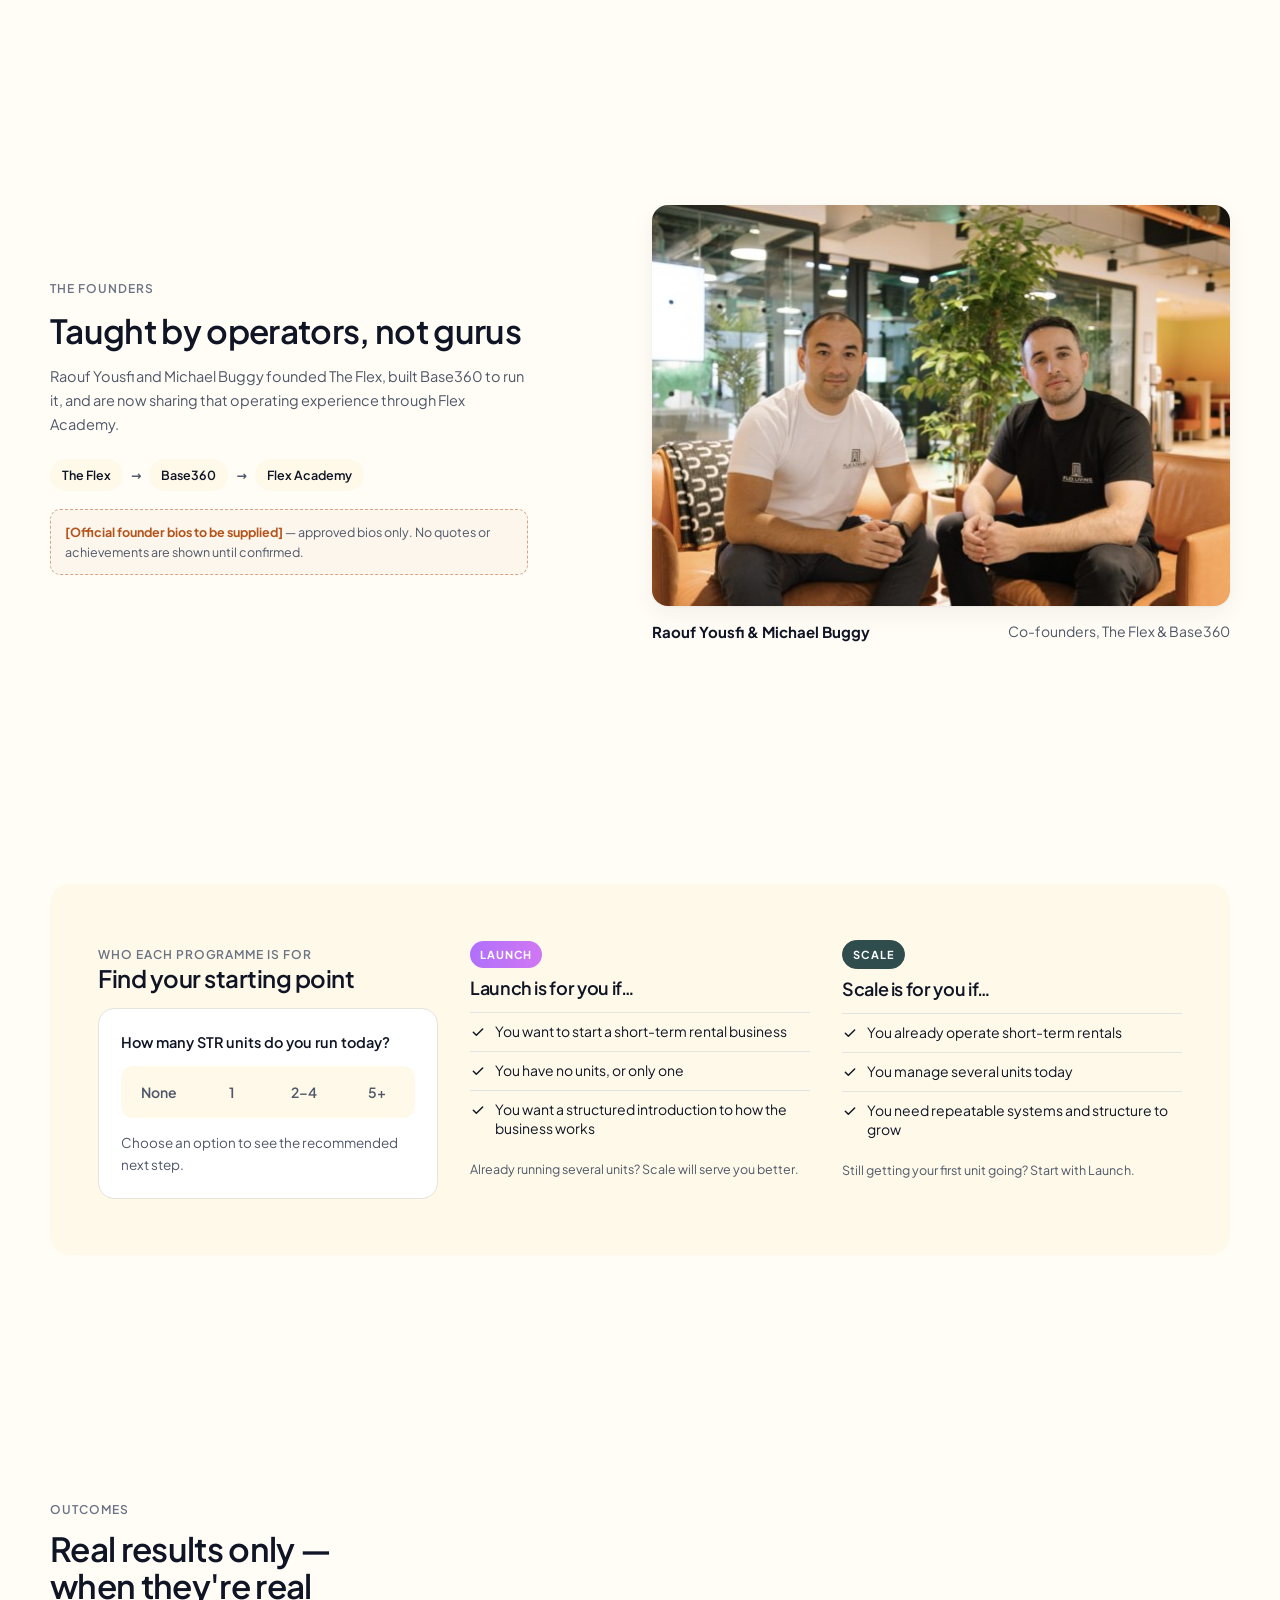
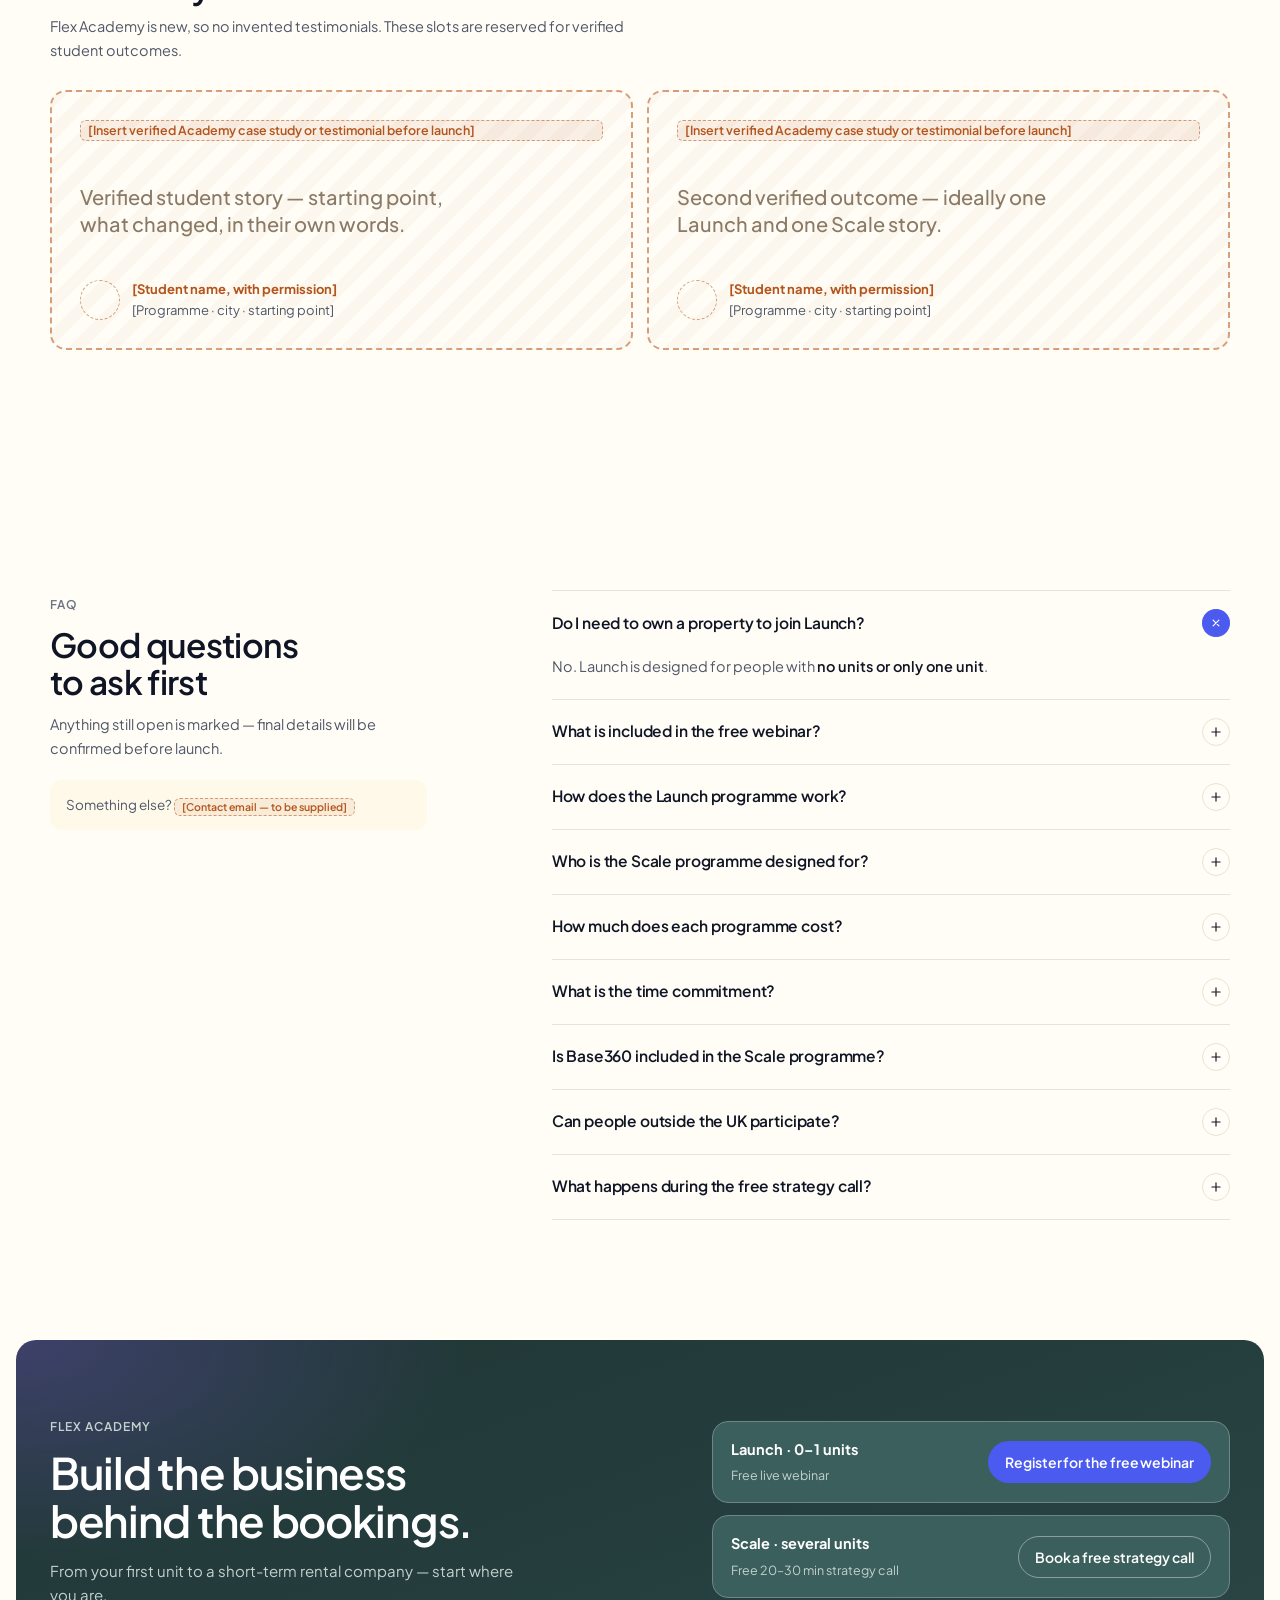
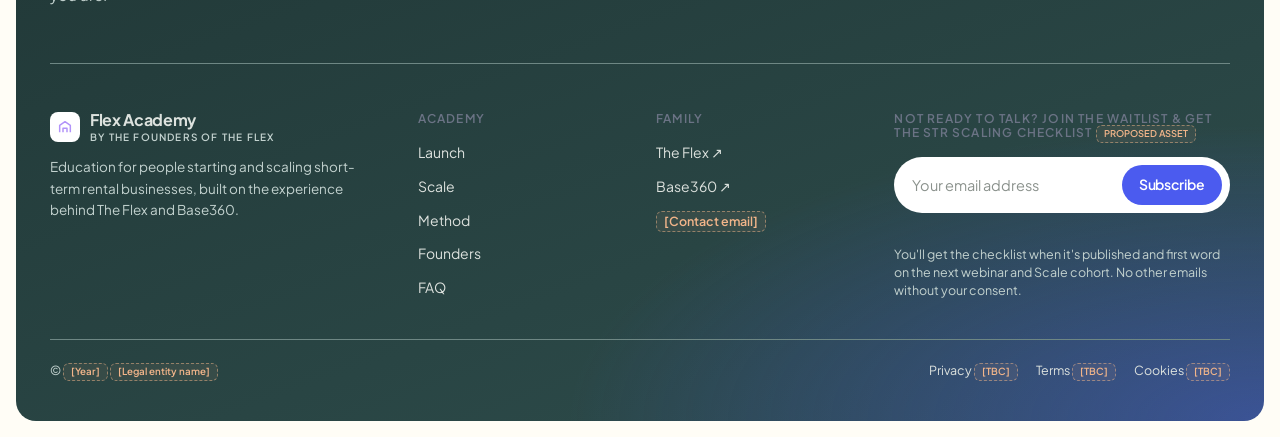
<file: flex-academy/index.html>
<!doctype html>
<html lang="en-GB">
<head>
<meta charset="utf-8">
<meta name="viewport" content="width=device-width, initial-scale=1, viewport-fit=cover">
<title>Flex Academy — Build the business behind the bookings</title>
<meta name="description" content="Flex Academy helps people start and scale short-term rental businesses with the playbook, systems and software experience behind The Flex and Base360.">
<style>
@font-face{font-family:"Plus Jakarta Sans";src:url(fonts/PlusJakartaSans-Latin.woff2) format("woff2");font-weight:400 700;font-style:normal;font-display:swap}
/* =========================================================
   FLEX ACADEMY — tokens follow the supplied reference layout
   (charcoal / white / soft green). Official Flex & Base360
   values could not be verified: every value is PROPOSED.
   ========================================================= */
:root{
  /* =====================================================================
     COLOUR TOKENS — Flex Academy design system v1.0 (colour layer only).
     Flex zone: cream paper + deep teal. Base360 zone: lavender + indigo/violet.
     Type, radius, spacing and elevation tokens below are unchanged.
     ===================================================================== */
  /* Flex zone — sampled from The Flex */
  --teal-900:#1F3534; --teal-800:#2E4D4C; --teal-700:#3B5F5D; --teal-600:#506965; --teal-500:#6E8784; --teal-100:#E6EFEC;
  --cream-50:#FFFDF6; --cream-100:#FEF9E9; --cream-200:#F4ECD6;
  /* Base360 zone — sampled from Base360 */
  --indigo-400:#5F70FE; --indigo-500:#4B5BEF; --indigo-600:#4950E0; --indigo-700:#3D58E8; --indigo-50:#EDECFF;
  --violet-500:#8D5FF6; --violet-400:#B293F9; --violet-700:#6D45D9; --violet-50:#F1ECFE;
  --lav-50:#F5F6FC; --lav-100:#EEF0FA; --lav-200:#E0D7F9; --mist-100:#F7F9FC;
  /* Neutrals */
  --ink-900:#101526; --ink-700:#2B3040; --ink-500:#4F5768; --ink-400:#6B7385;
  --line:#E6E3DA; --line-cool:#E4E7F0; --white:#FFFFFF;
  /* Status */
  --st-urgent-fg:#A83A64; --st-urgent-bg:#FBE8EF; --st-pending-fg:#7A5A26; --st-pending-bg:#FBF1DD;
  --st-info-fg:#3D5CBE; --st-info-bg:#E7ECFC; --st-done-fg:#2F7A4F; --st-done-bg:#E3F2E8;
  --error:#B42318; --focus:#4B5BEF;
  /* Gradients (available to the design; not applied in the colour-only pass) */
  --grad-display:linear-gradient(90deg,#995CF5 0%,#C274F7 55%,#D151EF 100%);
  --grad-tab:linear-gradient(90deg,#B070FB 0%,#D077F3 100%);
  --grad-wash:linear-gradient(180deg,var(--lav-50) 0%,var(--lav-100) 55%,var(--lav-200) 100%);
  --grad-wash-corner:radial-gradient(120% 90% at 100% 100%,#EBD6F6 0%,rgba(235,214,246,0) 60%),var(--grad-wash);
  --grad-line:linear-gradient(180deg,rgba(141,95,246,0) 0%,#8D5FF6 18%,#8D5FF6 82%,rgba(141,95,246,0) 100%);

  /* Legacy aliases — every existing class picks up the new palette */
  --ink:var(--ink-900);
  --forest:var(--teal-800);
  --forest-2:var(--teal-700);
  --forest-3:var(--teal-500);
  --sage:var(--indigo-500);
  --sage-press:var(--indigo-600);
  --sage-soft:var(--indigo-50);
  --brass:var(--violet-400);
  --paper:var(--cream-50);
  --sand:var(--cream-100);
  --muted:var(--ink-500);
  --muted-dark:#C3D2CF;        /* 5.9:1 on teal-800 */
  --success:var(--st-done-fg);
  --placeholder:#B4541B;

  /* Unchanged non-colour tokens */
  --f-sans:"Plus Jakarta Sans",ui-sans-serif,system-ui,-apple-system,"Segoe UI",sans-serif;
  --f-serif:var(--f-sans);
  --r-sm:8px; --r-md:12px; --r-lg:16px; --r-xl:20px; --r-pill:999px;
  --container:1180px; --gutter:32px;
  --shadow-1:0 1px 2px rgba(30,35,33,.05),0 8px 24px rgba(30,35,33,.06);
  --shadow-2:0 24px 64px rgba(20,24,22,.28);
  --ease:cubic-bezier(.2,.7,.2,1);
}
*,*::before,*::after{box-sizing:border-box}
html{scroll-behavior:smooth;-webkit-text-size-adjust:100%}
@media (prefers-reduced-motion:reduce){html{scroll-behavior:auto}*{transition:none!important;animation:none!important}}
body{margin:0;background:var(--paper);color:var(--ink);font-family:var(--f-sans);font-size:16px;line-height:1.6;-webkit-font-smoothing:antialiased}
img,svg{display:block;max-width:100%}
a{color:inherit}
button{font:inherit;color:inherit}
h1,h2,h3,h4{margin:0;font-weight:600;letter-spacing:-.02em;line-height:1.12;text-wrap:balance}
p{margin:0}
ul,ol{margin:0;padding:0;list-style:none}
.sr-only{position:absolute;width:1px;height:1px;padding:0;margin:-1px;overflow:hidden;clip:rect(0,0,0,0);white-space:nowrap;border:0}
.container{width:100%;max-width:calc(var(--container) + var(--gutter)*2);margin:0 auto;padding:0 var(--gutter)}
:focus-visible{outline:3px solid var(--focus);outline-offset:3px;border-radius:6px}
.skip{position:absolute;left:16px;top:-60px;background:var(--ink);color:#fff;padding:10px 16px;border-radius:8px;z-index:100;text-decoration:none}
.skip:focus{top:12px}
.on-dark{color:#fff}
.eyebrow{display:inline-block;font-size:12px;font-weight:600;letter-spacing:.08em;text-transform:uppercase;color:var(--muted)}
.on-dark .eyebrow{color:var(--muted-dark)}
.h-section{font-size:clamp(28px,2.6vw,36px);max-width:22ch}
.lede{font-size:15.5px;line-height:1.65;color:var(--muted);max-width:56ch}
.on-dark .lede{color:var(--muted-dark)}
.small{font-size:14px;line-height:1.5}
.micro{font-size:12.5px;line-height:1.45}
.uline{position:relative;white-space:nowrap}
.uline::after{content:"";position:absolute;left:0;right:0;bottom:.02em;height:.3em;background:var(--sage);border-radius:999px;z-index:-1;opacity:.95}
.on-dark .uline::after{background:var(--sage);opacity:.85}

/* Photo slots: drop a file at photos/<name> and it replaces the fallback */
.slot{position:relative;overflow:hidden;background:#E9ECEA}
.slot img{position:absolute;inset:0;width:100%;height:100%;object-fit:cover;display:none}
.slot.has-photo img{display:block}
.slot.has-photo .fallback,.slot.has-photo .slot-tag{display:none}
.slot .fallback{position:absolute;inset:0;display:grid;place-items:center}
.circle .slot-tag{left:50%;right:auto;bottom:14%;transform:translateX(-50%);text-align:center;max-width:72%;border-radius:8px}
.slot-tag{position:absolute;left:10px;bottom:10px;font-size:11px;font-weight:600;color:#fff;background:rgba(30,35,33,.75);padding:5px 8px;border-radius:6px;line-height:1.3;max-width:calc(100% - 20px)}
.slot-tag b{color:#F2B58A}

/* ---------- Header (white, like the reference) ---------- */
.site-header{position:sticky;top:0;z-index:40;background:rgba(255,255,255,.92);backdrop-filter:blur(12px);-webkit-backdrop-filter:blur(12px);border-bottom:1px solid transparent;transition:border-color .2s}
.site-header.is-scrolled{border-color:var(--line)}
.nav{display:flex;align-items:center;justify-content:space-between;height:68px;gap:24px}
.brand{display:inline-flex;align-items:center;gap:10px;text-decoration:none}
.brand-mark{width:30px;height:30px;border-radius:8px;background:var(--forest);display:grid;place-items:center}
.brand-mark svg{width:16px;height:16px}
.brand-text{display:flex;flex-direction:column;line-height:1}
.brand-name{font-weight:700;font-size:16px;letter-spacing:-.02em}
.brand-sub{font-size:10px;font-weight:600;letter-spacing:.12em;text-transform:uppercase;color:var(--muted);margin-top:4px}
.nav-links{display:flex;gap:26px;font-size:14px;font-weight:500}
.nav-links a{text-decoration:none;color:var(--muted);transition:color .2s}
.nav-links a:hover{color:var(--ink)}
.nav-actions{display:flex;align-items:center;gap:10px}
.nav-scale{display:inline-flex;align-items:center;gap:8px;font-size:13.5px;font-weight:600;text-decoration:none;padding:0 14px;min-height:40px;border-radius:var(--r-pill);border:1px solid var(--line);background:#fff;cursor:pointer}
.nav-scale:hover{border-color:var(--ink)}
.nav-scale svg{width:15px;height:15px}
.menu-btn{display:none;width:44px;height:44px;border-radius:12px;border:1px solid var(--line);background:#fff;align-items:center;justify-content:center;cursor:pointer}
.mobile-menu{display:none}

/* ---------- Hero: charcoal panel, copy left, cut-out person right ---------- */
.hero-wrap{padding:0 16px}
.hero{position:relative;background:var(--forest);color:#fff;border-radius:var(--r-xl);overflow:hidden;isolation:isolate}
.hero-grid{display:grid;grid-template-columns:repeat(12,1fr);gap:0 24px;padding-top:72px;padding-bottom:0;align-items:end;min-height:560px}
.hero-copy{grid-column:1 / span 6;padding-bottom:72px;align-self:center}
.hero-kicker{font-size:12px;font-weight:600;letter-spacing:.08em;text-transform:uppercase;color:var(--muted-dark);margin-bottom:20px}
.hero h1{font-size:clamp(40px,4.4vw,60px);line-height:1.08;letter-spacing:-.03em;font-weight:600;max-width:15ch}
.hero-sub{margin-top:22px;font-size:15.5px;line-height:1.65;color:#CFD5D1;max-width:46ch}
.hero-sub strong{color:#fff;font-weight:600}
.pill-form{display:flex;align-items:center;gap:8px;background:#fff;border-radius:var(--r-pill);padding:6px 6px 6px 18px;border:2px solid transparent;transition:border-color .2s;max-width:460px;margin-top:28px}
.pill-form:focus-within{border-color:var(--sage)}
.pill-form.has-error{border-color:#E48A80}
.pill-form input{flex:1;min-width:0;border:0;outline:0;font:inherit;font-size:14.5px;color:var(--ink);background:transparent;height:40px}
.pill-form input::placeholder{color:#8A918C}
.pill-form svg.mail{width:16px;height:16px;color:var(--muted);flex:none}
.hero .cl-msg{color:#F4A89F}
.hero-scale{margin-top:16px;font-size:13.5px;color:var(--muted-dark)}
.hero-scale button{background:none;border:0;padding:0;font:inherit;font-weight:600;color:#fff;text-decoration:underline;text-underline-offset:3px;cursor:pointer;display:inline-flex;align-items:center;gap:6px}
.hero-scale button svg{width:14px;height:14px}
.hero-proof{margin-top:30px;display:flex;align-items:center;gap:14px}
.hero-proof .stack{display:flex}
.hero-proof .stack i{width:30px;height:30px;border-radius:50%;border:2px solid var(--forest);margin-left:-8px;display:grid;place-items:center;font-style:normal;font-size:10px;font-weight:700;background:#fff;color:var(--ink)}
.hero-proof .stack i:first-child{margin-left:0}
.hero-proof .stack i.g{background:var(--sage)}
.hero-proof .stack i.d{background:var(--forest-2);color:#fff;border-color:var(--forest-3)}
.hero-proof b{display:block;font-size:13.5px}
.hero-proof span{display:block;font-size:12px;color:var(--muted-dark)}
.hero-visual{grid-column:7 / span 6;position:relative;height:560px;align-self:end}
.hero-person{position:absolute;left:8%;right:0;bottom:0;top:36px}
.hero-person .slot{position:absolute;inset:0;background:transparent}
.hero-person .slot img{object-fit:contain;object-position:bottom center;filter:drop-shadow(0 30px 40px rgba(0,0,0,.35))}
.hero-person .fallback svg{width:100%;height:100%}
.hero-person .slot-tag{left:auto;right:0;bottom:auto;top:0;max-width:200px;background:rgba(0,0,0,.35)}
/* Hero motion concept: headline underline draws in, doodles pop in staggered, figure rises. Off under prefers-reduced-motion. */
@keyframes draw{from{transform:scaleX(0)}to{transform:scaleX(1)}}
@keyframes pop{from{opacity:0;transform:scale(.6) rotate(-8deg)}to{opacity:1;transform:none}}
@keyframes rise{from{opacity:0;transform:translateY(24px)}to{opacity:1;transform:none}}
.hero .uline::after{transform-origin:left;animation:draw .6s var(--ease) .5s both}
.hero .doodle{animation:pop .5s var(--ease) both}
.hero .doodle.d1{animation-delay:.9s}.hero .doodle.d2{animation-delay:1.05s}.hero .doodle.d3{animation-delay:1.2s}.hero .doodle.d4{animation-delay:1.35s}.hero .doodle.d5{animation-delay:1.5s}.hero .doodle.d6{animation-delay:1.65s}
.hero-person{animation:rise .7s var(--ease) .2s both}
.embed .hero .uline::after,.embed .hero .doodle,.embed .hero-person{animation:none;opacity:1}
.embed .hero-person{opacity:1}
.doodle{position:absolute;color:#fff;opacity:1;pointer-events:none;filter:drop-shadow(0 2px 6px rgba(0,0,0,.35))}
.doodle svg{width:100%;height:100%;fill:none;stroke:currentColor;stroke-width:2.6;stroke-linecap:round;stroke-linejoin:round}
.doodle.d1{left:0;top:96px;width:56px;height:56px}          /* sparkle */
.doodle.d2{left:6%;top:220px;width:64px;height:48px}        /* envelope */
.doodle.d3{right:2%;top:60px;width:70px;height:40px}        /* arrow */
.doodle.d4{right:8%;top:170px;width:44px;height:44px}       /* small star */
.doodle.d5{left:2%;bottom:120px;width:80px;height:56px}     /* dashed swoosh */
.doodle.d6{right:4%;bottom:150px;width:54px;height:54px}    /* key */

/* ---------- Section 2: heading left, 6 category cards right ---------- */
.section{padding:88px 0}
.two-col{display:grid;grid-template-columns:repeat(12,1fr);gap:32px 24px;align-items:start}
.two-col > .col-copy{grid-column:1 / span 5}
.two-col > .col-grid{grid-column:6 / span 7}
.col-copy .lede{margin-top:14px;font-size:14.5px}
.cards6{display:grid;grid-template-columns:repeat(3,1fr);gap:14px;align-content:start;grid-auto-rows:min-content}
.card{background:#fff;border:1px solid var(--line);border-radius:var(--r-md);padding:18px;display:flex;flex-direction:column;gap:12px;min-height:126px;text-align:left;transition:border-color .2s,transform .2s var(--ease);cursor:default}
.card:hover{border-color:#C9CFCB}
.card.dark{background:var(--forest);color:#fff;border-color:var(--forest)}
.card-ic{width:36px;height:36px;border-radius:9px;background:var(--sand);display:grid;place-items:center}
.card.dark .card-ic{background:var(--forest-2)}
.card-ic svg{width:18px;height:18px}
.card b{font-size:14px;letter-spacing:-.01em;line-height:1.3}
.card span{font-size:12px;color:var(--muted)}
.card.dark span{color:var(--muted-dark)}
.card .tags{display:flex;gap:4px;margin-top:auto}
.tag-l,.tag-s{font-size:10px;font-weight:700;letter-spacing:.06em;text-transform:uppercase;padding:3px 7px;border-radius:5px}
.tag-l{background:var(--sage-soft);color:#3E5A17}
.tag-s{background:var(--sand);color:var(--ink)}
.card.dark .tag-s{background:var(--forest-2);color:#fff}
.card.dark .tag-l{background:var(--sage);color:var(--ink)}

.method-photo .slot{aspect-ratio:5/3;border-radius:var(--r-lg)}

/* ---------- Angled dark proof strip ---------- */
.strip{padding:0 16px 88px}
.strip-band{background:var(--forest);color:#fff;border-radius:var(--r-lg);padding:26px 44px;clip-path:polygon(0 0,100% 0,100% 100%,4% 100%,0 60%)}
.strip-inner{max-width:var(--container);margin:0 auto;display:flex;align-items:center;justify-content:space-between;gap:24px;flex-wrap:wrap}
.strip-title{font-size:12px;font-weight:600;letter-spacing:.08em;text-transform:uppercase;color:var(--muted-dark);white-space:nowrap}
.strip-logos{display:flex;align-items:center;gap:40px;flex-wrap:wrap}
.logo{display:flex;align-items:center;gap:10px;font-weight:700;font-size:17px;letter-spacing:-.02em}
.logo svg{width:22px;height:22px}
.logo small{font-weight:500;font-size:12px;color:var(--muted-dark);letter-spacing:0}
.stat{display:flex;flex-direction:column;line-height:1.1}
.stat b{font-size:22px;letter-spacing:-.02em}
.stat span{font-size:12px;color:var(--muted-dark);margin-top:4px}
.strip-note{max-width:var(--container);margin:12px auto 0;font-size:12px;color:var(--muted);display:flex;justify-content:space-between;gap:12px;flex-wrap:wrap}

/* ---------- Split sections with a circular image ---------- */
.split{display:grid;grid-template-columns:repeat(12,1fr);gap:32px 24px;align-items:center}
.split .copy{grid-column:1 / span 5}
.split .art{grid-column:7 / span 6;position:relative;min-height:420px}
.split.rev .copy{grid-column:8 / span 5;order:2}
.split.rev .art{grid-column:1 / span 6;order:1}
.copy .h-section{margin-top:12px}
.copy .lede{margin-top:16px;font-size:14.5px}
.checks{margin-top:22px;display:grid;grid-template-columns:1fr 1fr;gap:10px 20px}
.checks li{display:flex;gap:9px;align-items:flex-start;font-size:14px;line-height:1.4}
.checks svg{width:16px;height:16px;flex:none;margin-top:2px;color:var(--ink)}
.on-dark .checks svg{color:var(--sage)}
.copy .btn{margin-top:26px}
.price-line{margin-top:18px;display:flex;align-items:center;gap:12px;font-size:13.5px;color:var(--muted)}
.on-dark .price-line{color:var(--muted-dark)}
.price-line b{color:var(--ink);font-size:15px}
.on-dark .price-line b{color:#fff}
.circle{position:absolute;left:50%;top:50%;transform:translate(-50%,-50%);width:360px;height:360px;border-radius:50%;box-shadow:var(--shadow-1)}
.circle .fallback{background:linear-gradient(160deg,#E4E7E5,#CDD3CF)}
.circle .fallback svg{width:70%;height:70%;color:#AEB6B1}
.dots{position:absolute;inset:0;pointer-events:none}
.dots svg{width:100%;height:100%}
.pin{position:absolute;display:flex;align-items:center;gap:6px;background:#fff;border:1px solid var(--line);border-radius:999px;padding:5px 10px 5px 6px;font-size:11.5px;font-weight:600;box-shadow:var(--shadow-1)}
.pin i{width:16px;height:16px;border-radius:50%;background:var(--sage);display:grid;place-items:center}
.pin i svg{width:9px;height:9px}
.pin.p1{left:2%;top:12%}.pin.p2{right:0;top:22%}.pin.p3{left:0;bottom:22%}.pin.p4{right:6%;bottom:10%}
.mini{position:absolute;background:#fff;border-radius:12px;border:1px solid var(--line);padding:10px 12px;box-shadow:var(--shadow-1);font-size:12px;display:flex;align-items:center;gap:10px}
.mini .ic{width:28px;height:28px;border-radius:8px;background:var(--sand);display:grid;place-items:center}
.mini .ic svg{width:14px;height:14px}
.mini b{display:block;font-size:12.5px}
.mini span{color:var(--muted)}

/* ---------- Dark "Scale" section ---------- */
.dark-wrap{padding:0 16px}
section.dark{background:var(--forest);color:#fff;border-radius:var(--r-xl);padding:96px 0}
.dark-head{text-align:center;max-width:640px;margin:0 auto 48px}
.dark-head .lede{margin:12px auto 0;font-size:14.5px}
.dark-grid{display:grid;grid-template-columns:1fr 340px 1fr;gap:32px;align-items:center}
.dark-col{display:flex;flex-direction:column;gap:32px}
.dark-item h3{font-size:16px;letter-spacing:-.01em}
.dark-item p{margin-top:6px;font-size:13.5px;color:var(--muted-dark);line-height:1.55}
.dark-col.r{text-align:right}
.dark-circle{position:relative;width:340px;height:340px;margin:0 auto}
.dark-circle .circle{width:300px;height:300px;box-shadow:0 0 0 18px rgba(255,255,255,.04),0 0 0 36px rgba(255,255,255,.025)}
.dark-circle .doodle{color:#fff}
.dark-cta{margin-top:48px;display:flex;justify-content:center;align-items:center;gap:20px;flex-wrap:wrap}
.dark-cta .price-line{margin:0}

/* ---------- "Highlighted" listing grid → What you get ---------- */
.list-head{display:flex;justify-content:space-between;align-items:flex-end;gap:24px;margin-bottom:28px}
.list-head .lede{margin-top:10px;font-size:14.5px}
.grid4{display:grid;grid-template-columns:repeat(4,1fr);gap:14px}
.item{background:#fff;border:1px solid var(--line);border-radius:var(--r-md);padding:16px;display:flex;flex-direction:column;gap:10px;min-height:170px}
.item-top{display:flex;justify-content:space-between;align-items:center}
.item-top .ic{width:34px;height:34px;border-radius:9px;background:var(--sand);display:grid;place-items:center}
.item-top .ic svg{width:16px;height:16px}
.item b{font-size:14px;letter-spacing:-.01em;line-height:1.3}
.item p{font-size:12.5px;color:var(--muted);line-height:1.5}
.item-foot{margin-top:auto;display:flex;gap:6px;flex-wrap:wrap;align-items:center;justify-content:space-between}
.chip{font-size:11px;font-weight:600;padding:4px 8px;border-radius:6px;background:var(--sand);color:var(--ink)}
.chip.g{background:var(--sage-soft);color:#3E5A17}
.grid-ctas{margin-top:24px;display:flex;gap:12px;flex-wrap:wrap;align-items:center}
.grid-ctas .hint{font-size:13px;color:var(--muted)}

/* ---------- Alternatives ---------- */
.alts{display:grid;grid-template-columns:repeat(4,1fr);gap:14px}
.alt{background:#fff;border:1px solid var(--line);border-radius:var(--r-md);padding:20px;display:flex;flex-direction:column;gap:8px}
.alt.dark{background:var(--forest);color:#fff;border-color:var(--forest)}
.alt-k{font-size:11px;font-weight:700;letter-spacing:.08em;text-transform:uppercase;color:var(--muted)}
.alt.dark .alt-k{color:var(--sage)}
.alt b{font-size:15px;letter-spacing:-.01em;line-height:1.3}
.alt p{font-size:13.5px;color:var(--muted);line-height:1.55}
.alt.dark p{color:var(--muted-dark)}

/* ---------- Founders + who it's for ---------- */
.founders{display:grid;grid-template-columns:repeat(12,1fr);gap:32px 24px;align-items:center}
.founders .copy{grid-column:1 / span 5}
.founders .people{grid-column:7 / span 6}
.founders-photo .slot{aspect-ratio:579/401;border-radius:var(--r-lg);box-shadow:var(--shadow-1)}
.founders-photo figcaption{margin-top:14px;display:flex;justify-content:space-between;gap:12px;flex-wrap:wrap;font-size:14px}
.founders-photo figcaption b{font-size:15px}
.founders-photo figcaption span{color:var(--muted)}
.person{text-align:center}
.person .circle{position:relative;left:auto;top:auto;transform:none;width:220px;height:220px;margin:0 auto}
.person b{display:block;margin-top:14px;font-size:15px}
.person span{display:block;font-size:12.5px;color:var(--muted)}
.chain{margin-top:22px;display:flex;gap:8px;align-items:center;flex-wrap:wrap;font-size:12.5px;font-weight:600}
.chain span{background:var(--sand);border-radius:999px;padding:6px 12px}
.chain i{color:var(--muted);font-style:normal}
.bio-ph{margin-top:18px;padding:12px 14px;border-radius:10px;border:1px dashed rgba(180,84,27,.5);background:rgba(180,84,27,.04);font-size:12.5px;color:var(--muted)}
.bio-ph b{color:var(--placeholder)}

.who{background:var(--sand);border-radius:var(--r-xl);padding:56px 48px;display:grid;grid-template-columns:1fr 1fr 1fr;gap:32px;align-items:start}
.who-col h3{font-size:18px;margin-top:10px}
.who-col ul{margin-top:14px}
.who-col li{display:flex;gap:9px;padding:9px 0;border-top:1px solid #E1E5E2;font-size:14px;line-height:1.4}
.who-col li svg{width:16px;height:16px;flex:none;margin-top:2px}
.who-col .btn{margin-top:18px}
.selector{background:#fff;border:1px solid var(--line);border-radius:var(--r-lg);padding:22px}
.selector legend{font-size:14.5px;font-weight:600;padding:0;margin-bottom:12px}
.selector fieldset{border:0;margin:0;padding:0}
.seg{display:grid;grid-template-columns:repeat(4,1fr);gap:4px;background:var(--sand);padding:4px;border-radius:12px}
.seg input{position:absolute;opacity:0;pointer-events:none}
.seg label{min-height:44px;display:grid;place-items:center;border-radius:9px;font-weight:600;font-size:14px;cursor:pointer;color:var(--muted);transition:background .2s,color .2s}
.seg input:checked + label{background:var(--forest);color:#fff}
.seg input:focus-visible + label{outline:3px solid var(--focus);outline-offset:2px}
.rec{margin-top:14px;display:flex;flex-direction:column;gap:12px}
.rec p{font-size:13.5px;color:var(--muted)}
.rec p b{color:var(--ink)}
.rec[hidden]{display:none}

/* ---------- Outcomes slot ---------- */
.outcomes{display:grid;grid-template-columns:1fr 1fr;gap:14px}
.case{border-radius:var(--r-lg);border:2px dashed rgba(180,84,27,.55);background:repeating-linear-gradient(135deg,rgba(180,84,27,.035) 0 12px,transparent 12px 24px);padding:28px;min-height:260px;display:flex;flex-direction:column;justify-content:space-between}
.case q{display:block;margin-top:24px;font-size:20px;line-height:1.35;color:#8A7A66;quotes:none;max-width:28ch;font-weight:500}
.case-foot{display:flex;align-items:center;gap:12px;margin-top:24px;font-size:13px;color:var(--muted)}
.case-foot i{width:40px;height:40px;border-radius:50%;border:1.5px dashed rgba(180,84,27,.55)}
.case-foot b{display:block;color:var(--placeholder)}

/* ---------- FAQ ---------- */
.faq-grid{display:grid;grid-template-columns:repeat(12,1fr);gap:24px}
.faq-intro{grid-column:1 / span 4}
.faq-intro .contact{margin-top:20px;padding:14px 16px;border-radius:var(--r-md);background:var(--sand);font-size:13.5px;color:var(--muted)}
.faq-list{grid-column:6 / span 7;border-top:1px solid var(--line)}
.faq-list details{border-bottom:1px solid var(--line)}
.faq-list summary{list-style:none;display:flex;justify-content:space-between;align-items:center;gap:24px;padding:18px 0;cursor:pointer;font-size:15.5px;font-weight:600;letter-spacing:-.01em}
.faq-list summary::-webkit-details-marker{display:none}
.faq-list summary .pm{width:28px;height:28px;flex:none;border-radius:50%;border:1px solid var(--line);display:grid;place-items:center;transition:transform .25s var(--ease),background .2s}
.faq-list details[open] summary .pm{transform:rotate(45deg);background:var(--ink);color:#fff;border-color:var(--ink)}
.faq-list .a{padding:0 52px 20px 0;color:var(--muted);font-size:14.5px;max-width:62ch}
.faq-list .a p + p{margin-top:8px}
.faq-list .a b{color:var(--ink);font-weight:600}

/* ---------- Final CTA + dark footer (one charcoal block, like the reference) ---------- */
.final-wrap{padding:0 16px 16px}
.final{background:var(--forest);color:#fff;border-radius:var(--r-xl);padding:72px 0 40px}
.final-top{display:grid;grid-template-columns:1.2fr 1fr;gap:40px;align-items:center;padding-bottom:56px;border-bottom:1px solid var(--forest-3)}
.final h2{font-size:clamp(30px,3.4vw,44px);letter-spacing:-.03em;line-height:1.1}
.final-top p{margin-top:14px;color:var(--muted-dark);font-size:15px;max-width:44ch}
.final-actions{display:flex;flex-direction:column;gap:12px}
.final-row{display:flex;align-items:center;justify-content:space-between;gap:16px;background:var(--forest-2);border:1px solid var(--forest-3);border-radius:var(--r-lg);padding:16px 18px}
.final-row div b{display:block;font-size:14.5px}
.final-row div span{font-size:12.5px;color:var(--muted-dark)}
.footer-grid{display:grid;grid-template-columns:1.3fr .8fr .8fr 1.3fr;gap:32px;padding-top:48px}
.footer h4{font-size:12px;font-weight:600;letter-spacing:.1em;text-transform:uppercase;color:var(--muted-dark);margin-bottom:14px}
.footer li + li{margin-top:8px}
.footer a{text-decoration:none;font-size:14px;color:#DDE2DE}
.footer a:hover{text-decoration:underline}
.footer .blurb{margin-top:14px;font-size:13.5px;color:var(--muted-dark);max-width:32ch}
.footer .brand-mark{background:#fff}
.footer .brand-mark svg path{stroke:var(--forest)}
.footer .brand-sub{color:var(--muted-dark)}
.footer .pill-form{margin-top:0;max-width:none;padding-left:14px}
.footer .pill-form .btn{--h:40px}
.cl-msg{margin-top:8px;font-size:13px;display:flex;align-items:center;gap:8px;min-height:18px}
.cl-msg.err{color:#F4A89F}
.cl-msg svg{width:15px;height:15px;flex:none}
.cl-success{display:none;align-items:center;gap:12px;background:var(--forest-2);border:1px solid var(--forest-3);border-radius:var(--r-md);padding:12px 14px;font-size:13.5px}
.cl-success .tick{width:32px;height:32px;border-radius:50%;background:var(--sage);color:var(--ink);display:grid;place-items:center;flex:none}
.cl-success b{display:block}
.cl-success span{font-size:12.5px;color:var(--muted-dark)}
.checklist.is-done .cl-form-wrap{display:none}
.checklist.is-done .cl-success{display:flex}
.footer-bottom{margin-top:40px;padding-top:20px;border-top:1px solid var(--forest-3);display:flex;justify-content:space-between;gap:16px;flex-wrap:wrap;font-size:12.5px;color:var(--muted-dark)}
.footer-bottom nav{display:flex;gap:18px;flex-wrap:wrap}
.footer-bottom a{font-size:12.5px}
.sticky-cta{display:none}
.switch-hint{display:none}
/* Placeholder flag — makes unverified content visually obvious */
.ph{display:inline-flex;align-items:center;gap:6px;font-family:var(--f-sans);font-style:normal;font-weight:600;font-size:.78em;letter-spacing:0;line-height:1.2;color:var(--placeholder);background:rgba(180,84,27,.08);border:1px dashed rgba(180,84,27,.55);border-radius:6px;padding:2px 7px;white-space:nowrap;vertical-align:middle}
.on-dark .ph,.ph.on-dark{color:#F2B58A;background:rgba(242,181,138,.08);border-color:rgba(242,181,138,.5)}
.ph-note{font-size:12px;color:var(--placeholder);font-weight:500}
.on-dark .ph-note{color:#F2B58A}

/* ---------- Buttons ---------- */
.btn{--h:52px;display:inline-flex;align-items:center;justify-content:center;gap:10px;min-height:var(--h);padding:0 22px;border-radius:var(--r-pill);border:1px solid transparent;font-weight:600;font-size:15.5px;letter-spacing:-.005em;text-decoration:none;cursor:pointer;white-space:nowrap;transition:background .2s var(--ease),transform .15s var(--ease),box-shadow .2s var(--ease),border-color .2s var(--ease),color .2s}
.btn svg{width:18px;height:18px;flex:none;transition:transform .2s var(--ease)}
.btn:hover svg{transform:translateX(3px)}
.btn:active,.btn.is-pressed{transform:scale(.97)}
.btn-launch{background:var(--sage);color:var(--ink)}
.btn-launch:hover,.btn-launch.is-pressed{background:var(--sage-press)}
.btn-launch.is-pressed{box-shadow:0 0 0 4px rgba(213,227,186,.35)}
.btn-ink{background:var(--ink);color:#fff}
.btn-ink:hover{background:#26302a}
.btn-scale{background:transparent;color:#fff;border-color:rgba(255,255,255,.4)}
.btn-scale:hover,.btn-scale.is-pressed{border-color:var(--brass);color:var(--brass)}
.btn-scale.is-pressed{box-shadow:0 0 0 4px rgba(205,177,131,.25)}
.btn-scale-solid{background:var(--brass);color:var(--ink)}
.btn-scale-solid:hover{background:#D9C099}
.btn-outline{background:transparent;color:var(--ink);border-color:rgba(20,27,23,.25)}
.btn-outline:hover{border-color:var(--ink)}
.btn-sm{--h:42px;padding:0 16px;font-size:14px}
.btn-block{width:100%}
.btn[disabled]{cursor:progress;opacity:.9}
.link-arrow{display:inline-flex;align-items:center;gap:8px;font-weight:600;font-size:15px;text-decoration:none;border-bottom:1px solid currentColor;padding-bottom:2px}

/* =========================================================
   CONVERSION DIALOGS
   ========================================================= */
.dialog{position:fixed;inset:0;z-index:80;display:none;align-items:center;justify-content:center;padding:24px}
.dialog.is-open{display:flex}
.dialog-scrim{position:absolute;inset:0;background:rgba(12,17,14,.62);backdrop-filter:blur(4px);animation:fade .25s var(--ease)}
.dialog-panel{position:relative;width:min(960px,100%);max-height:calc(100vh - 48px);display:grid;grid-template-columns:340px 1fr;background:#fff;border-radius:var(--r-xl);overflow:hidden;box-shadow:var(--shadow-2);animation:rise .35s var(--ease)}
@keyframes fade{from{opacity:0}}
@keyframes rise{from{opacity:0;transform:translateY(16px) scale(.985)}}
.dialog-aside{background:var(--forest);color:#fff;padding:36px 32px;display:flex;flex-direction:column;gap:20px;overflow:auto}
.dialog-aside.is-launch{background:linear-gradient(180deg,var(--forest),#243029)}
.dialog-aside .door-label{color:var(--brass)}
.dialog-aside.is-launch .door-label{color:var(--sage)}
.dialog-aside h2{font-size:28px;line-height:1.12;letter-spacing:-.03em}
.dialog-aside p{font-size:14.5px;color:var(--muted-dark)}
.aside-list{border-top:1px solid var(--forest-3)}
.aside-list li{display:flex;gap:10px;padding:12px 0;border-bottom:1px solid var(--forest-3);font-size:14px;color:#DDE2DE;line-height:1.4}
.aside-list svg{width:16px;height:16px;flex:none;margin-top:2px;color:var(--sage)}
.dialog-aside:not(.is-launch) .aside-list svg{color:var(--brass)}
.aside-foot{margin-top:auto;font-size:12.5px;color:var(--muted-dark);display:flex;gap:8px;align-items:flex-start}
.aside-foot svg{width:14px;height:14px;flex:none;margin-top:2px}
.dialog-main{position:relative;padding:36px 40px 32px;overflow:auto;display:flex;flex-direction:column}
.dialog-close{position:absolute;right:16px;top:16px;width:44px;height:44px;border-radius:50%;border:1px solid var(--line);background:#fff;display:grid;place-items:center;cursor:pointer;z-index:2}
.dialog-close:hover{border-color:var(--ink)}
.dialog-close svg{width:18px;height:18px}
.stepper{list-style:none;margin:0 0 24px;padding:0 52px 0 0;display:flex;align-items:center;gap:10px;font-size:12.5px;font-weight:600;color:var(--muted);margin-bottom:24px;padding-right:52px}
.stepper li{display:flex;align-items:center;gap:8px}
.stepper li i{width:22px;height:22px;border-radius:50%;border:1.5px solid var(--line);display:grid;place-items:center;font-style:normal;font-size:11px}
.stepper li.on{color:var(--ink)}
.stepper li.on i{background:var(--ink);border-color:var(--ink);color:#fff}
.stepper li.done i{background:var(--sage);border-color:var(--sage);color:var(--ink)}
.stepper .sep{width:20px;height:1px;background:var(--line)}
.view{display:none;flex-direction:column;flex:1}
.view.is-active{display:flex;animation:fade .3s var(--ease)}
.view h3{font-size:28px;letter-spacing:-.03em;line-height:1.12;padding-right:48px}
.view .intro{margin-top:10px;color:var(--muted);font-size:15.5px;max-width:52ch}

/* Form fields */
.form{margin-top:28px;display:flex;flex-direction:column;gap:20px}
.field{display:flex;flex-direction:column;gap:8px}
.field > label,.field > .label{font-size:14px;font-weight:600;display:flex;justify-content:space-between;gap:12px}
.field .opt{font-weight:500;color:var(--muted)}
.help{font-size:13px;color:var(--muted);line-height:1.45}
.input,.select{height:52px;border-radius:12px;border:1.5px solid #D6D1C6;background:#fff;padding:0 16px;font:inherit;font-size:16px;color:var(--ink);transition:border-color .15s,box-shadow .15s;width:100%}
.input::placeholder{color:#8A918C}
.input:hover,.select:hover{border-color:#B9B3A6}
.input:focus,.select:focus{outline:0;border-color:var(--ink);box-shadow:0 0 0 4px rgba(111,143,62,.22)}
.select{appearance:none;-webkit-appearance:none;background-image:url("data:image/svg+xml,%3Csvg xmlns='http://www.w3.org/2000/svg' width='16' height='16' viewBox='0 0 24 24' fill='none' stroke='%23141B17' stroke-width='2' stroke-linecap='round' stroke-linejoin='round'%3E%3Cpath d='m6 9 6 6 6-6'/%3E%3C/svg%3E");background-repeat:no-repeat;background-position:right 16px center;padding-right:44px}
.field.is-invalid .input,.field.is-invalid .select{border-color:var(--error);background:#FFF8F7}
.field.is-invalid .input:focus{box-shadow:0 0 0 4px rgba(168,38,28,.15)}
.field.is-valid .input{border-color:#8FAE5A}
.err-msg{display:none;align-items:center;gap:7px;font-size:13.5px;font-weight:500;color:var(--error)}
.err-msg svg{width:16px;height:16px;flex:none}
.field.is-invalid .err-msg{display:flex}
.form-alert{display:none;gap:10px;align-items:flex-start;padding:12px 14px;border-radius:12px;background:#FDF1EF;border:1px solid #F1C8C2;color:#7C1F17;font-size:14px}
.form-alert svg{width:18px;height:18px;flex:none;margin-top:1px}
.form-alert.show{display:flex}
.row-2{display:grid;grid-template-columns:1fr 1fr;gap:16px}
.chips{display:flex;flex-wrap:wrap;gap:8px}
.chips input{position:absolute;opacity:0;pointer-events:none}
.chips label{min-height:44px;min-width:56px;padding:0 16px;display:grid;place-items:center;border-radius:12px;border:1.5px solid #D6D1C6;font-size:15px;font-weight:600;cursor:pointer;transition:all .15s}
.chips label:hover{border-color:#B9B3A6}
.chips input:checked + label{background:var(--ink);border-color:var(--ink);color:#fff}
.chips input:focus-visible + label{outline:3px solid var(--focus);outline-offset:2px}
.field.is-invalid .chips label{border-color:#E3A59E}
.bands{display:grid;grid-template-columns:1fr 1fr;gap:8px}
.bands input{position:absolute;opacity:0;pointer-events:none}
.bands label{display:flex;flex-direction:column;gap:2px;padding:12px 14px;border-radius:12px;border:1.5px solid #D6D1C6;cursor:pointer;font-size:14px;transition:all .15s;min-height:56px;justify-content:center}
.bands label b{font-weight:600}
.bands label span{font-size:12px;color:var(--placeholder);font-weight:600}
.bands input:checked + label{border-color:var(--ink);box-shadow:inset 0 0 0 1px var(--ink);background:#FBFAF6}
.bands input:focus-visible + label{outline:3px solid var(--focus);outline-offset:2px}
.field.is-invalid .bands label{border-color:#E3A59E}
.form-foot{margin-top:auto;padding-top:24px;display:flex;flex-direction:column;gap:12px}
.privacy{font-size:12.5px;color:var(--muted);display:flex;gap:8px;align-items:flex-start}
.privacy svg{width:14px;height:14px;flex:none;margin-top:2px}
.spinner{width:18px;height:18px;border-radius:50%;border:2.5px solid rgba(20,27,23,.25);border-top-color:var(--ink);animation:spin .8s linear infinite}
.btn-ink .spinner{border-color:rgba(255,255,255,.3);border-top-color:#fff}
@keyframes spin{to{transform:rotate(360deg)}}
.is-loading .form .input,.is-loading .form .select{opacity:.6;pointer-events:none}

/* Loading skeleton */
.loading-card{margin-top:28px;border:1px solid var(--line);border-radius:var(--r-lg);padding:24px;display:flex;flex-direction:column;gap:14px}
.loading-row{display:flex;align-items:center;gap:12px;font-size:15px}
.loading-row .spinner{width:20px;height:20px}
.loading-row .ok{width:20px;height:20px;border-radius:50%;background:var(--sage);display:grid;place-items:center}
.loading-row .ok svg{width:12px;height:12px}
.loading-row.muted{color:var(--muted)}
.loading-row .wait{width:20px;height:20px;border-radius:50%;border:2px solid var(--line)}

/* Confirmation */
.confirm-badge{width:64px;height:64px;border-radius:50%;background:var(--sage);display:grid;place-items:center;margin-bottom:22px;animation:pop .5s var(--ease)}
.confirm-badge svg{width:28px;height:28px}
@keyframes pop{from{transform:scale(.6);opacity:0}}
.ticket{margin-top:24px;border-radius:var(--r-lg);border:1px solid var(--line);overflow:hidden}
.ticket-top{display:flex;gap:18px;padding:20px;align-items:center;background:var(--paper)}
.cal-ic{width:60px;flex:none;border-radius:12px;overflow:hidden;background:#fff;border:1px solid var(--line);text-align:center}
.cal-ic span{display:block;background:var(--ink);color:#fff;font-size:10px;font-weight:700;letter-spacing:.1em;padding:3px 0}
.cal-ic b{display:block;font-size:22px;padding:6px 0;font-family:var(--f-serif);font-style:italic;font-weight:400;color:var(--muted)}
.ticket-top h4{font-size:17px;letter-spacing:-.015em}
.ticket-top .when{margin-top:6px;display:flex;flex-wrap:wrap;gap:6px}
.ticket-bottom{display:flex;gap:10px;flex-wrap:wrap;padding:16px 20px;border-top:1px dashed var(--line);align-items:center}
.cal-menu{position:relative}
.cal-options{position:absolute;left:0;bottom:calc(100% + 8px);background:#fff;border:1px solid var(--line);border-radius:14px;box-shadow:var(--shadow-1);padding:6px;min-width:250px;display:none;z-index:3}
.cal-menu.open .cal-options{display:block}
.cal-options a{display:flex;justify-content:space-between;align-items:center;gap:12px;padding:10px 12px;border-radius:10px;text-decoration:none;font-size:14.5px;font-weight:500}
.cal-options a:hover{background:var(--paper)}
.next-steps{margin-top:24px}
.next-steps h4{font-size:13px;font-weight:700;letter-spacing:.1em;text-transform:uppercase;color:var(--muted)}
.next-steps ol{margin:12px 0 0;padding:0;list-style:none;counter-reset:n}
.next-steps li{counter-increment:n;display:grid;grid-template-columns:28px 1fr;gap:12px;padding:10px 0;font-size:15px;border-bottom:1px solid var(--line)}
.next-steps li:last-child{border-bottom:0}
.next-steps li::before{content:counter(n);width:26px;height:26px;border-radius:50%;background:var(--sand);display:grid;place-items:center;font-size:12.5px;font-weight:700}
.next-steps li span{color:var(--muted);display:block;font-size:14px}

/* Calendar */
.sched{margin-top:24px;display:grid;grid-template-columns:1.15fr 1fr;gap:24px}
.cal-head{display:flex;justify-content:space-between;align-items:center;margin-bottom:12px}
.cal-head b{font-size:16px;letter-spacing:-.01em}
.cal-nav{display:flex;gap:6px}
.cal-nav button{width:36px;height:36px;border-radius:10px;border:1px solid var(--line);background:#fff;cursor:pointer;display:grid;place-items:center}
.cal-nav button:disabled{opacity:.35;cursor:not-allowed}
.cal-nav svg{width:16px;height:16px}
.cal-grid{display:grid;grid-template-columns:repeat(7,1fr);gap:4px;text-align:center}
.cal-grid .dow{font-size:11.5px;font-weight:700;color:var(--muted);padding:6px 0;letter-spacing:.04em}
.cal-grid button{aspect-ratio:1;border:0;border-radius:10px;background:transparent;font-size:14px;font-weight:500;cursor:pointer;color:#B1B6B2;min-height:40px}
.cal-grid button.avail{color:var(--ink);background:var(--sage-soft);font-weight:600}
.cal-grid button.avail:hover{background:var(--sage)}
.cal-grid button.sel{background:var(--ink)!important;color:#fff!important}
.cal-grid button:disabled{cursor:default}
.cal-legend{margin-top:10px;display:flex;gap:14px;font-size:12px;color:var(--muted);align-items:center;flex-wrap:wrap}
.cal-legend i{display:inline-block;width:10px;height:10px;border-radius:3px;background:var(--sage-soft);margin-right:6px;vertical-align:-1px}
.slots-head{font-size:14px;font-weight:600;margin-bottom:10px;min-height:21px}
.slots{display:flex;flex-direction:column;gap:8px}
.slots button{min-height:46px;border-radius:12px;border:1.5px solid #D6D1C6;background:#fff;cursor:pointer;font-weight:600;font-size:14.5px;display:flex;align-items:center;justify-content:space-between;padding:0 14px;color:var(--ink)}
.slots button:hover{border-color:var(--ink)}
.slots button.sel{background:var(--ink);color:#fff;border-color:var(--ink)}
.slots button .ph{font-size:11px}
.slots button.sel .ph{color:#F2B58A;border-color:rgba(242,181,138,.6);background:transparent}
.slots-empty{border:1.5px dashed var(--line);border-radius:12px;padding:20px;font-size:14px;color:var(--muted);text-align:center}
.tz{margin-top:14px}
.tz .select{height:44px;font-size:14px}
.book-details{margin-top:20px;padding-top:20px;border-top:1px solid var(--line);display:none}
.book-details.show{display:block}
.back-btn{display:inline-flex;align-items:center;gap:6px;background:none;border:0;padding:8px 0;font-weight:600;font-size:14.5px;cursor:pointer;color:var(--muted)}
.back-btn:hover{color:var(--ink)}
.back-btn svg{width:16px;height:16px}
.foot-row{display:flex;justify-content:space-between;align-items:center;gap:12px}


.badge{display:inline-flex;align-items:center;gap:6px;font-size:11px;font-weight:700;letter-spacing:.08em;text-transform:uppercase;border-radius:999px;padding:5px 10px;border:1px solid transparent}
.badge-launch{background:var(--sage-soft);color:#3E5A17}
.badge-scale{background:var(--forest-2);color:#fff;border-color:var(--forest-3)}
.btn-scale{border-color:rgba(255,255,255,.45)}
.btn-scale:hover,.btn-scale.is-pressed{border-color:var(--sage);color:var(--sage)}

/* Board / embed mode */
.embed .site-header{position:relative}
.embed .dialog-scrim,.embed .dialog-panel,.embed .view.is-active,.embed .confirm-badge{animation:none}

/* =========================================================
   RESPONSIVE
   ========================================================= */
@media (max-width:1180px){
  .grid4,.alts{grid-template-columns:repeat(2,1fr)}
  .dark-grid{grid-template-columns:1fr 300px 1fr}
}
@media (max-width:980px){
  :root{--gutter:24px}
  .nav-links{display:none}
  .hero-grid{grid-template-columns:1fr;min-height:0;padding-top:56px;align-items:start}
  .hero-copy{grid-column:auto;padding-bottom:0}
  .hero-visual{grid-column:auto;height:440px;margin-top:8px}
  .two-col,.split,.split.rev,.founders,.faq-grid{grid-template-columns:1fr}
  .two-col > .col-copy,.two-col > .col-grid,.split .copy,.split .art,.split.rev .copy,.split.rev .art,.founders .copy,.founders .people,.faq-intro,.faq-list{grid-column:auto;order:0}
  .split .art{min-height:380px}
  .dark-grid{grid-template-columns:1fr;gap:28px}
  .dark-col.r{text-align:left}
  .dark-col{display:grid;grid-template-columns:1fr 1fr;gap:20px}
  .who{grid-template-columns:1fr;padding:36px 28px}
  .final-top{grid-template-columns:1fr}
  .footer-grid{grid-template-columns:1fr 1fr}
  .outcomes{grid-template-columns:1fr}
  .ph{white-space:normal}
  .case q{max-width:none}
  .dialog-panel{grid-template-columns:1fr}
  .dialog-aside{display:none}
}
@media (max-width:640px){
  :root{--gutter:20px}
  .ph{white-space:normal}
  .section{padding:64px 0}
  .nav{height:64px}
  .brand-sub{display:none}
  .nav-scale{display:none}
  .nav-actions .btn-sm{--h:40px;padding:0 14px;font-size:13.5px}
  .menu-btn{display:inline-flex}
  .mobile-menu{position:fixed;inset:64px 0 auto 0;background:#fff;border-bottom:1px solid var(--line);padding:8px 20px 20px;z-index:39;box-shadow:0 20px 40px rgba(20,27,23,.12)}
  .mobile-menu.open{display:block}
  .mobile-menu a.nl{display:flex;justify-content:space-between;align-items:center;min-height:52px;border-bottom:1px solid var(--line);text-decoration:none;font-weight:600;font-size:17px}
  .mobile-menu .mm-ctas{margin-top:16px;display:grid;gap:10px}
  .hero-wrap{padding:0 8px}
  .hero{border-radius:16px}
  .hero-grid{padding-top:40px}
  .hero h1{font-size:38px;max-width:none}
  .hero-sub{font-size:15px}
  .pill-form{flex-wrap:wrap;border-radius:16px;padding:6px}
  .pill-form svg.mail{display:none}
  .pill-form input{padding:0 12px;flex-basis:100%;height:46px}
  .pill-form .btn{width:100%;--h:48px}
  .hero-proof{margin-top:24px}
  .hero-visual{height:360px;margin-top:0}
  .hero-person{left:0;top:20px}
  .hero-person .slot-tag{max-width:170px;font-size:10px}
  .doodle.d2,.doodle.d5{display:none}
  .cards6{grid-template-columns:1fr 1fr;gap:10px}
  .card{padding:14px;min-height:0}
  .strip{padding:0 8px 64px}
  .strip-band{clip-path:none;padding:22px 20px;border-radius:14px}
  .strip-inner{flex-direction:column;align-items:flex-start;gap:16px}
  .strip-logos{gap:16px 24px}
  .h-section{font-size:26px}
  .checks{grid-template-columns:1fr}
  .copy .btn{width:100%}
  .split .art{min-height:340px}
  .circle{width:260px;height:260px}
  .pin.p1{left:0;top:6%}.pin.p2{right:0;top:14%}.pin.p3{left:0;bottom:14%}.pin.p4{right:0;bottom:4%}
  .mini{display:none}
  .dark-wrap{padding:0 8px}
  section.dark{padding:64px 0;border-radius:16px}
  .dark-col{grid-template-columns:1fr;gap:18px}
  .dark-circle{width:260px;height:260px}
  .dark-circle .circle{width:230px;height:230px}
  .dark-cta{flex-direction:column;align-items:stretch;text-align:center}
  .dark-cta .btn{width:100%}
  .list-head{flex-direction:column;align-items:flex-start;gap:12px}
  .list-head > .btn{display:none}
  .grid4,.alts{grid-template-columns:1fr;gap:10px}
  .item{min-height:0}
  .grid-ctas .btn{width:100%}
  .people{gap:10px}
  .person .circle{width:150px;height:150px}
  .who{padding:28px 20px}
  .outcomes{grid-template-columns:1fr}
  .final-wrap{padding:0 8px 8px}
  .final{padding:56px 0 28px;border-radius:16px}
  .final-row{flex-direction:column;align-items:stretch;text-align:left}
  .final-row .btn{width:100%}
  .footer-grid{grid-template-columns:1fr;gap:28px}
  .sticky-cta{display:flex;position:fixed;left:8px;right:8px;bottom:calc(8px + env(safe-area-inset-bottom));z-index:30;gap:8px;padding:8px;border-radius:16px;background:rgba(30,35,33,.95);backdrop-filter:blur(10px);box-shadow:var(--shadow-2);transform:translateY(140%);transition:transform .3s var(--ease)}
  .sticky-cta.show{transform:none}
  .sticky-cta .btn{--h:46px;font-size:14px}
  .sticky-cta .btn-launch{flex:1}
  .sticky-cta .btn-scale{padding:0 14px}
  body.has-sticky .final{padding-bottom:100px}
  /* Dialogs become full-screen sheets */
  .dialog{padding:0;align-items:stretch}
  .dialog-panel{border-radius:0;max-height:none;height:100%;width:100%}
  .dialog-main{padding:20px 20px calc(20px + env(safe-area-inset-bottom))}
  .dialog-close{top:12px;right:12px}
  .stepper{margin-bottom:20px;font-size:12px;gap:6px}
  .stepper li span{display:none}
  .stepper li.on span{display:inline}
  .view h3{font-size:25px}
  .row-2,.sched{grid-template-columns:1fr}
  .bands{grid-template-columns:1fr}
  .form-foot{position:sticky;bottom:calc(-20px - env(safe-area-inset-bottom));background:linear-gradient(180deg,rgba(255,255,255,0),#fff 22%);margin:0 -20px -20px;padding:28px 20px 20px}
  .foot-row{flex-direction:column-reverse;align-items:stretch}
  .foot-row .btn{width:100%}
  .ticket-bottom .btn,.cal-menu{width:100%}
  .cal-options{left:0;right:0;min-width:0}
}

/* =====================================================================
   COLOUR OVERRIDES — design system v1.0, colour layer only.
   Shapes, sizes, spacing and type are deliberately left as they were.
   ===================================================================== */
body{background:var(--cream-50)}
.site-header{background:rgba(255,253,246,.92)}
.hero,section.dark,.final,.strip-band{background:var(--teal-800)}
.dialog-aside.is-launch{background:linear-gradient(180deg,var(--teal-800),var(--teal-900))}
.sticky-cta{background:rgba(31,53,52,.95)}

/* Buttons: same pill, new roles */
.btn-launch{background:var(--indigo-500);color:#fff}
.btn-launch:hover,.btn-launch.is-pressed{background:var(--indigo-600)}
.btn-launch:active{background:var(--indigo-700)}
.btn-launch.is-pressed{box-shadow:0 0 0 4px rgba(95,112,254,.22)}
.btn-launch .spinner{border-color:rgba(255,255,255,.3);border-top-color:#fff}
.btn-ink{background:var(--teal-800);color:#fff}
.btn-ink:hover{background:var(--teal-900)}
.btn-outline{background:#fff;color:var(--ink-900);border-color:var(--line-cool)}
.btn-outline:hover{border-color:var(--ink-900)}
.btn-scale{color:#fff;border-color:rgba(255,255,255,.4)}
.btn-scale:hover,.btn-scale.is-pressed{border-color:var(--violet-400);color:#fff;background:rgba(178,147,249,.12)}
.btn-scale.is-pressed{box-shadow:0 0 0 4px rgba(178,147,249,.25)}
.btn-scale-solid{background:#fff;color:var(--teal-800)}
.btn-scale-solid:hover{background:var(--cream-100)}
.on-dark .btn-launch{background:var(--cream-50);color:var(--teal-800)}
.on-dark .btn-launch:hover{background:#fff}
.on-dark .btn-launch .spinner{border-color:rgba(46,77,76,.3);border-top-color:var(--teal-800)}
.on-dark .pill-form .btn-launch{background:var(--indigo-500);color:#fff}
.on-dark .pill-form .btn-launch:hover{background:var(--indigo-600)}

/* Text colours */
.lede{color:var(--ink-500)}
.on-dark .lede{color:var(--muted-dark)}
.eyebrow,.alt-k,.footer h4{color:var(--ink-400)}
.on-dark .eyebrow,.hero-kicker,.strip-title{color:var(--muted-dark)}

/* Highlight underline: shape kept, recoloured (gradient-text treatment held back) */
.uline::after{background:var(--violet-400);opacity:1}
.on-dark .uline::after{background:var(--violet-400);opacity:.9}

/* Badges, tags, chips */
.badge-launch{background:var(--teal-100);color:var(--teal-800)}
.badge-scale{background:rgba(178,147,249,.18);color:#E4DAFF;border-color:rgba(178,147,249,.35)}
.tag-l{background:var(--teal-100);color:var(--teal-800)}
.tag-s{background:var(--violet-50);color:var(--violet-700)}
.card.dark .tag-l{background:var(--cream-50);color:var(--teal-800)}
.card.dark .tag-s{background:rgba(178,147,249,.2);color:#E4DAFF}
.chip.g{background:var(--teal-100);color:var(--teal-800)}

/* Cards */
.card,.item,.alt{border-color:var(--line)}
.card:hover,.item:hover{border-color:#D6D0BF}

/* Accents that sat on charcoal with the old green — re-pointed for teal */
.alt.dark .alt-k{color:#C9B8FF}
.on-dark .checks svg{color:var(--violet-400)}
.hero-proof .stack i.g{background:var(--violet-400);color:var(--ink-900)}
.cl-success .tick{background:var(--cream-50);color:var(--teal-800)}
.pin i{background:var(--indigo-500);color:#fff}
.pill-form:focus-within{border-color:var(--violet-400)}
.confirm-badge{background:var(--indigo-500);color:#fff}
.stepper li.done i{background:var(--indigo-500);color:#fff}
.loading-row .ok{background:var(--indigo-500);color:#fff}
.dialog-aside.is-launch .door-label{color:#C9B8FF}
.aside-list svg{color:var(--violet-400)}
.input:focus,.select:focus{border-color:var(--indigo-500);box-shadow:0 0 0 4px rgba(75,91,239,.18)}
.field.is-valid .input{border-color:var(--st-done-fg)}
.cal-grid button.avail:hover{background:var(--indigo-500);color:#fff}
.cal-legend i{background:var(--indigo-50)}

/* Focus */
:focus-visible{outline:3px solid var(--focus)}
.seg input:focus-visible + label,.chips input:focus-visible + label,.bands input:focus-visible + label{outline-color:var(--focus)}

/* =====================================================================
   PASS 3 — rhythm, method grid, blue primaries, gradients, motion
   ===================================================================== */
:root{--sec:120px;--grad-panel:radial-gradient(90% 70% at 100% 100%,rgba(75,91,239,.45) 0%,rgba(75,91,239,0) 62%),radial-gradient(60% 55% at 0% 0%,rgba(141,95,246,.28) 0%,rgba(141,95,246,0) 60%),linear-gradient(160deg,var(--teal-900) 0%,var(--teal-800) 100%)}
@media (max-width:640px){:root{--sec:72px}}

/* Consistent vertical rhythm: every band gets the same breathing room */
.section{padding:var(--sec) 0}
.strip{padding:0 16px var(--sec)}
.hero-wrap{padding:0 16px}
.dark-wrap{padding:0 16px}
.final-wrap{padding:0 16px 16px}
@media (max-width:640px){.strip{padding:0 8px var(--sec)}}

/* Method: equal boxes, image fills the column beside them */
.two-col{align-items:stretch}
.two-col > .col-copy{display:flex;flex-direction:column}
.method-photo{flex:1;display:flex;flex-direction:column;margin-top:28px!important;min-height:0}
.method-photo .slot{flex:1;aspect-ratio:auto;min-height:240px;border-radius:var(--r-lg)}
.cards6{align-content:stretch;grid-auto-rows:1fr}
.card{min-height:170px;padding:20px}
.card.dark{padding:20px;border-radius:var(--r-md);border-color:transparent}
.alt.dark{padding:20px;border-color:transparent}
@media (max-width:640px){.method-photo .slot{min-height:200px;flex:none;aspect-ratio:5/3}.two-col{align-items:start}.cards6{grid-auto-rows:auto}}

/* Primary actions are indigo everywhere (secondary stay outlined) */
.btn-ink,.on-dark .btn-launch,.btn-launch{background:var(--indigo-500);color:#fff}
.btn-ink:hover,.on-dark .btn-launch:hover,.btn-launch:hover{background:var(--indigo-600)}
.on-dark .btn-launch .spinner{border-color:rgba(255,255,255,.3);border-top-color:#fff}

/* Green → gradients built from the tokens */
.hero,section.dark,.final,.strip-band,.card.dark,.alt.dark,.dialog-aside,.dialog-aside.is-launch{background:var(--grad-panel)}
.brand-mark,.sticky-cta{background:var(--grad-panel)}
.badge-launch,.tag-l,.chip.g,.card.dark .tag-l{background:var(--grad-tab);color:#fff;border:0}
.uline::after,.on-dark .uline::after{background:var(--grad-display);opacity:1}
.faq-list details[open] summary .pm{background:var(--indigo-500);border-color:var(--indigo-500)}
.seg input:checked + label{background:var(--grad-panel)}
.stepper li.on i{background:var(--indigo-500);border-color:var(--indigo-500)}
.next-steps li::before{background:var(--indigo-50);color:var(--indigo-700)}
.cal-ic span{background:var(--grad-panel)}
.hero-proof .stack i.d{background:var(--indigo-500);border-color:transparent}

/* Hover & interaction */
.btn{transition:background .2s var(--ease),transform .2s var(--ease),box-shadow .25s var(--ease),border-color .2s var(--ease),color .2s}
.btn:hover{transform:translateY(-2px)}
.btn-launch:hover,.btn-ink:hover{box-shadow:0 12px 28px rgba(75,91,239,.35)}
.btn-scale:hover,.btn-outline:hover{box-shadow:0 10px 24px rgba(16,21,38,.12)}
.card,.item,.alt{transition:transform .35s var(--ease),box-shadow .35s var(--ease),border-color .2s}
.card:hover,.item:hover,.alt:hover{transform:translateY(-6px);box-shadow:0 18px 40px rgba(16,21,38,.10)}
.card-ic,.item-top .ic,.challenge-ic{transition:transform .35s var(--ease),background .3s}
.card:hover .card-ic,.item:hover .item-top .ic{transform:rotate(-8deg) scale(1.08);background:var(--indigo-50)}
.card.dark:hover .card-ic{background:rgba(255,255,255,.14)}
.slot img{transition:transform 1.2s var(--ease)}
.circle:hover img,.method-photo .slot:hover img,.founders-photo .slot:hover img{transform:scale(1.06)}
.pin,.mini{transition:transform .35s var(--ease),box-shadow .35s}
.pin:hover,.mini:hover{transform:translateY(-3px) scale(1.04);box-shadow:0 10px 24px rgba(16,21,38,.12)}
.nav-links a{position:relative;padding:4px 0}
.nav-links a::after{content:"";position:absolute;left:0;right:0;bottom:-2px;height:2px;border-radius:2px;background:var(--grad-tab);transform:scaleX(0);transform-origin:left;transition:transform .3s var(--ease)}
.nav-links a:hover::after{transform:scaleX(1)}
.faq-list summary{transition:color .2s}
.faq-list summary:hover{color:var(--indigo-600)}
.seg label,.chips label,.bands label{transition:background .2s,color .2s,transform .15s}
.seg label:hover,.chips label:hover{transform:translateY(-1px)}
.dark-item{transition:transform .35s var(--ease)}
.dark-item:hover{transform:translateX(4px)}
.dark-col.r .dark-item:hover{transform:translateX(-4px)}
.final-row{transition:transform .35s var(--ease),border-color .3s}
.final-row:hover{transform:translateY(-3px);border-color:rgba(178,147,249,.5)}

/* Ambient motion */
@keyframes floaty{0%,100%{transform:translateY(0)}50%{transform:translateY(-8px)}}
@keyframes floaty2{0%,100%{transform:translateY(0) rotate(0)}50%{transform:translateY(-10px) rotate(4deg)}}
@keyframes pulse-ring{0%{box-shadow:0 0 0 0 rgba(178,147,249,.45)}100%{box-shadow:0 0 0 22px rgba(178,147,249,0)}}
@keyframes shimmer{0%{background-position:0% 50%}100%{background-position:200% 50%}}
.doodle svg{animation:floaty2 6s ease-in-out infinite}
.doodle.d2 svg,.doodle.d4 svg,.doodle.d6 svg{animation-duration:7.5s;animation-direction:reverse}
.pin{animation:floaty 5s ease-in-out infinite}
.pin.p2{animation-delay:-1.2s}.pin.p3{animation-delay:-2.4s}.pin.p4{animation-delay:-3.6s}
.mini{animation:floaty 6s ease-in-out infinite;animation-delay:-2s}
.dark-circle .circle::after{content:"";position:absolute;inset:0;border-radius:50%;animation:pulse-ring 3.2s ease-out infinite;pointer-events:none}
.uline::after{background-size:200% 100%;animation:shimmer 6s linear infinite}
.hero-person{will-change:transform}
.parallax{will-change:transform;transition:transform .12s linear}

/* Scroll reveal */
.rv{opacity:0;transform:translateY(28px);transition:opacity .8s var(--ease),transform .8s var(--ease);transition-delay:calc(var(--i,0)*70ms)}
.rv.in{opacity:1;transform:none}
.embed .rv,.no-motion .rv{opacity:1;transform:none;transition:none}
#progress{position:fixed;left:0;top:0;height:3px;width:100%;transform-origin:left;transform:scaleX(0);background:var(--grad-tab);z-index:60;pointer-events:none}
.site-header{transition:box-shadow .3s,border-color .2s,transform .35s var(--ease)}
.site-header.is-scrolled{box-shadow:0 8px 30px rgba(16,21,38,.06)}
.site-header.is-hidden{transform:translateY(-100%)}
.stat b{font-variant-numeric:tabular-nums}
@media (prefers-reduced-motion:reduce){.rv{opacity:1;transform:none}.doodle svg,.pin,.mini,.uline::after,.dark-circle .circle::after{animation:none}}
</style>
</head>
<body>
<a class="skip" href="#main">Skip to content</a>

<svg width="0" height="0" style="position:absolute" aria-hidden="true">
  <symbol id="i-arrow" viewBox="0 0 24 24" fill="none" stroke="currentColor" stroke-width="2" stroke-linecap="round" stroke-linejoin="round"><path d="M5 12h14M13 6l6 6-6 6"/></symbol>
  <symbol id="i-check" viewBox="0 0 24 24" fill="none" stroke="currentColor" stroke-width="2.2" stroke-linecap="round" stroke-linejoin="round"><path d="m5 12.5 4.5 4.5L19 7.5"/></symbol>
  <symbol id="i-check-c" viewBox="0 0 24 24" fill="none" stroke="currentColor" stroke-width="1.8" stroke-linecap="round" stroke-linejoin="round"><circle cx="12" cy="12" r="9"/><path d="m8 12.3 2.8 2.7L16 9.5"/></symbol>
  <symbol id="i-alert" viewBox="0 0 24 24" fill="none" stroke="currentColor" stroke-width="2" stroke-linecap="round" stroke-linejoin="round"><circle cx="12" cy="12" r="9"/><path d="M12 7.5v5.5M12 16.5h.01"/></symbol>
  <symbol id="i-close" viewBox="0 0 24 24" fill="none" stroke="currentColor" stroke-width="2" stroke-linecap="round"><path d="M6 6l12 12M18 6 6 18"/></symbol>
  <symbol id="i-plus" viewBox="0 0 24 24" fill="none" stroke="currentColor" stroke-width="2" stroke-linecap="round"><path d="M12 5v14M5 12h14"/></symbol>
  <symbol id="i-left" viewBox="0 0 24 24" fill="none" stroke="currentColor" stroke-width="2" stroke-linecap="round" stroke-linejoin="round"><path d="m15 6-6 6 6 6"/></symbol>
  <symbol id="i-right" viewBox="0 0 24 24" fill="none" stroke="currentColor" stroke-width="2" stroke-linecap="round" stroke-linejoin="round"><path d="m9 6 6 6-6 6"/></symbol>
  <symbol id="i-image" viewBox="0 0 24 24" fill="none" stroke="currentColor" stroke-width="1.8" stroke-linecap="round" stroke-linejoin="round"><rect x="3" y="4" width="18" height="16" rx="2"/><circle cx="9" cy="10" r="2"/><path d="m21 16-5-5-9 9"/></symbol>
  <symbol id="i-play" viewBox="0 0 24 24" fill="none" stroke="currentColor" stroke-width="1.8" stroke-linecap="round" stroke-linejoin="round"><rect x="3" y="5" width="18" height="14" rx="3"/><path d="m10 9.5 5 2.5-5 2.5z"/></symbol>
  <symbol id="i-phone" viewBox="0 0 24 24" fill="none" stroke="currentColor" stroke-width="1.8" stroke-linecap="round" stroke-linejoin="round"><path d="M4 5.5C4 4.7 4.7 4 5.5 4h2.4l1.6 4-2 1.3a11 11 0 0 0 7.2 7.2l1.3-2 4 1.6v2.4c0 .8-.7 1.5-1.5 1.5A16.5 16.5 0 0 1 4 5.5Z"/></symbol>
  <symbol id="i-lock" viewBox="0 0 24 24" fill="none" stroke="currentColor" stroke-width="1.8" stroke-linecap="round" stroke-linejoin="round"><rect x="5" y="10.5" width="14" height="10" rx="2"/><path d="M8 10.5V8a4 4 0 0 1 8 0v2.5"/></symbol>
  <symbol id="i-mail" viewBox="0 0 24 24" fill="none" stroke="currentColor" stroke-width="1.8" stroke-linecap="round" stroke-linejoin="round"><rect x="3" y="5" width="18" height="14" rx="2"/><path d="m4 7 8 6 8-6"/></symbol>
  <symbol id="i-cal" viewBox="0 0 24 24" fill="none" stroke="currentColor" stroke-width="1.8" stroke-linecap="round" stroke-linejoin="round"><rect x="3.5" y="5" width="17" height="15.5" rx="2"/><path d="M3.5 10h17M8 3v4M16 3v4"/></symbol>
  <symbol id="i-key" viewBox="0 0 24 24" fill="none" stroke="currentColor" stroke-width="1.8" stroke-linecap="round" stroke-linejoin="round"><circle cx="8" cy="15" r="4"/><path d="m11 12 8-8M16 7l2 2M14 9l2 2"/></symbol>
  <symbol id="i-broom" viewBox="0 0 24 24" fill="none" stroke="currentColor" stroke-width="1.8" stroke-linecap="round" stroke-linejoin="round"><path d="M14 4 9.5 12.5M6 13h8l2 7H4z"/></symbol>
  <symbol id="i-search" viewBox="0 0 24 24" fill="none" stroke="currentColor" stroke-width="1.8" stroke-linecap="round" stroke-linejoin="round"><circle cx="11" cy="11" r="6.5"/><path d="m20 20-4-4"/></symbol>
  <symbol id="i-graph" viewBox="0 0 24 24" fill="none" stroke="currentColor" stroke-width="1.8" stroke-linecap="round" stroke-linejoin="round"><path d="M4 20V4M4 20h16M8 15l4-4 3 3 5-6"/></symbol>
  <symbol id="i-layers" viewBox="0 0 24 24" fill="none" stroke="currentColor" stroke-width="1.8" stroke-linecap="round" stroke-linejoin="round"><path d="m12 3 9 5-9 5-9-5z"/><path d="m3 13 9 5 9-5"/></symbol>
  <symbol id="i-menu" viewBox="0 0 24 24" fill="none" stroke="currentColor" stroke-width="2" stroke-linecap="round"><path d="M4 8h16M4 16h16"/></symbol>
  <symbol id="i-globe" viewBox="0 0 24 24" fill="none" stroke="currentColor" stroke-width="1.8" stroke-linecap="round" stroke-linejoin="round"><circle cx="12" cy="12" r="9"/><path d="M3 12h18M12 3c2.5 3 2.5 15 0 18M12 3c-2.5 3-2.5 15 0 18"/></symbol>
  <symbol id="i-home" viewBox="0 0 24 24" fill="none" stroke="currentColor" stroke-width="1.8" stroke-linecap="round" stroke-linejoin="round"><path d="M4 11.5 12 5l8 6.5V20H4z"/><path d="M10 20v-5h4v5"/></symbol>
  <symbol id="i-doc" viewBox="0 0 24 24" fill="none" stroke="currentColor" stroke-width="1.8" stroke-linecap="round" stroke-linejoin="round"><path d="M7 3h7l5 5v13H7z"/><path d="M14 3v5h5M10 13h6M10 17h6"/></symbol>
  <symbol id="i-users" viewBox="0 0 24 24" fill="none" stroke="currentColor" stroke-width="1.8" stroke-linecap="round" stroke-linejoin="round"><circle cx="9" cy="8" r="3.5"/><path d="M2.5 20c0-3.6 2.9-6 6.5-6s6.5 2.4 6.5 6M16 5a3 3 0 0 1 0 6M18 14c2.2.6 3.5 2.4 3.5 5"/></symbol>
  <symbol id="i-cog" viewBox="0 0 24 24" fill="none" stroke="currentColor" stroke-width="1.8" stroke-linecap="round" stroke-linejoin="round"><circle cx="12" cy="12" r="3"/><path d="M19 12a7 7 0 0 0-.1-1.2l2-1.5-2-3.4-2.3.9a7 7 0 0 0-2-1.2L14.2 3H9.8l-.4 2.6a7 7 0 0 0-2 1.2l-2.3-.9-2 3.4 2 1.5A7 7 0 0 0 5 12c0 .4 0 .8.1 1.2l-2 1.5 2 3.4 2.3-.9a7 7 0 0 0 2 1.2l.4 2.6h4.4l.4-2.6a7 7 0 0 0 2-1.2l2.3.9 2-3.4-2-1.5c.1-.4.1-.8.1-1.2Z"/></symbol>
  <symbol id="i-rocket" viewBox="0 0 24 24" fill="none" stroke="currentColor" stroke-width="1.8" stroke-linecap="round" stroke-linejoin="round"><path d="M14 4c3 0 6 3 6 6-3 5-7 8-10 9l-5-5c1-3 4-7 9-10Z"/><circle cx="14.5" cy="9.5" r="1.5"/><path d="M8 16l-3 3M5 14l-2 1 1-3M10 19l-1 2 3-1"/></symbol>
  <symbol id="i-mark" viewBox="0 0 24 24" fill="none"><path d="M4 20V9.5L12 4l8 5.5V20" stroke="#B293F9" stroke-width="2.2" stroke-linejoin="round"/><path d="M9 20v-6h6v6" stroke="#B293F9" stroke-width="2.2" stroke-linejoin="round"/></symbol>
</svg>

<!-- ======================= NAVIGATION ======================= -->
<header class="site-header" id="top">
  <div class="container nav">
    <a class="brand" href="#top" aria-label="Flex Academy — home">
      <span class="brand-mark"><svg><use href="#i-mark"/></svg></span>
      <span class="brand-text"><span class="brand-name">Flex Academy</span><span class="brand-sub">By the founders of The Flex</span></span>
    </a>
    <nav class="nav-links" aria-label="Primary">
      <a href="#top">Home</a>
      <a href="#launch">Launch</a>
      <a href="#scale">Scale</a>
      <a href="#founders">Founders</a>
      <a href="#faq">FAQ</a>
    </nav>
    <div class="nav-actions">
      <button class="nav-scale" data-open="scale" type="button"><svg><use href="#i-phone"/></svg>Book a strategy call</button>
      <button class="btn btn-launch btn-sm" data-open="launch" type="button">Free webinar</button>
      <button class="menu-btn" type="button" aria-expanded="false" aria-controls="mobile-menu" aria-label="Open menu"><svg width="20" height="20"><use href="#i-menu"/></svg></button>
    </div>
  </div>
  <div class="mobile-menu" id="mobile-menu">
    <a class="nl" href="#launch">Launch <svg width="18" height="18"><use href="#i-right"/></svg></a>
    <a class="nl" href="#scale">Scale <svg width="18" height="18"><use href="#i-right"/></svg></a>
    <a class="nl" href="#founders">Founders <svg width="18" height="18"><use href="#i-right"/></svg></a>
    <a class="nl" href="#faq">FAQ <svg width="18" height="18"><use href="#i-right"/></svg></a>
    <div class="mm-ctas">
      <button class="btn btn-launch btn-block" data-open="launch" type="button">Register for the free webinar</button>
      <button class="btn btn-ink btn-block" data-open="scale" type="button">Scale: book a free strategy call</button>
    </div>
  </div>
</header>

<main id="main">

<!-- ======================= HERO ======================= -->
<div class="hero-wrap">
<section class="hero on-dark" aria-labelledby="hero-title">
  <div class="container hero-grid">
    <div class="hero-copy">
      <p class="hero-kicker">From the founders of The Flex &amp; Base360</p>
      <h1 id="hero-title">Build the business behind the <span class="uline">bookings.</span></h1>
      <p class="hero-sub">Flex Academy shares the playbook, operating systems and software experience used to build The Flex — so you can <strong>start your first short-term rental business</strong>, or <strong>grow the units you already run</strong> into a real company.</p>

      <form class="pill-form" id="hero-form" novalidate aria-label="Register for the free webinar">
        <svg class="mail"><use href="#i-mail"/></svg>
        <label for="hero-email" class="sr-only">Email address</label>
        <input id="hero-email" type="email" autocomplete="email" inputmode="email" placeholder="Your email address" aria-describedby="hero-msg">
        <button class="btn btn-launch btn-sm" type="submit" id="hero-launch">Register for the free webinar</button>
      </form>
      <p class="cl-msg" id="hero-msg" role="alert"></p>
      <p class="hero-scale">Already running several units? <button type="button" data-open="scale" id="hero-scale">Book a free strategy call <svg><use href="#i-arrow"/></svg></button></p>

      <div class="hero-proof" aria-label="Operating experience behind the Academy">
        <div class="stack" aria-hidden="true"><i class="g">LDN</i><i>PAR</i><i class="d">LIS</i><i>BER</i><i class="g">ALG</i></div>
        <div><b>Built on a real operation</b><span>7 cities · 150+ corporate partners · 130+ booking platforms</span></div>
      </div>
    </div>

    <div class="hero-visual" aria-hidden="true">
      <span class="doodle d1"><svg viewBox="0 0 56 56"><path d="M28 6v14M28 36v14M6 28h14M36 28h14"/><path d="M14 14l6 6M36 36l6 6M14 42l6-6M36 20l6-6" opacity=".6"/></svg></span>
      <span class="doodle d2"><svg viewBox="0 0 64 48"><rect x="6" y="10" width="52" height="32" rx="4"/><path d="m8 13 24 17 24-17"/><path d="M2 24h-1M63 24h1" opacity="0"/></svg></span>
      <span class="doodle d3"><svg viewBox="0 0 70 40"><path d="M4 30c14-18 34-24 60-14"/><path d="m54 8 10 8-12 5"/></svg></span>
      <span class="doodle d4"><svg viewBox="0 0 44 44"><path d="M22 4c1 10 8 17 18 18-10 1-17 8-18 18-1-10-8-17-18-18 10-1 17-8 18-18Z"/></svg></span>
      <span class="doodle d5"><svg viewBox="0 0 80 56"><path d="M4 48c10-30 40-40 72-32" stroke-dasharray="5 6"/><circle cx="76" cy="16" r="3"/></svg></span>
      <span class="doodle d6"><svg viewBox="0 0 54 54"><circle cx="18" cy="36" r="10"/><path d="m25 29 22-22M40 14l6 6M34 20l5 5"/></svg></span>

      <div class="hero-person">
        <div class="slot" data-photo="hero-person.png">
          <img alt="">
          <div class="fallback">
            <svg viewBox="0 0 520 560" fill="none" aria-hidden="true">
              <!-- soft cut-out silhouette: seated person with laptop -->
              <defs><linearGradient id="hg" x1="0" x2="0" y1="0" y2="1"><stop offset="0" stop-color="#5B625E"/><stop offset="1" stop-color="#3B413E"/></linearGradient></defs>
              <path d="M258 84c40 0 68 32 68 74 0 26-8 46-22 60 22 8 50 24 60 44 12 24 18 60 18 100v198H124V362c0-40 6-76 18-100 10-20 38-36 60-44-14-14-22-34-22-60 0-42 28-74 78-74Z" fill="url(#hg)"/>
              <path d="M300 246c22 6 44 18 56 40 10 18 14 40 14 58" stroke="#6A726D" stroke-width="3" stroke-linecap="round"/>
              <rect x="140" y="420" width="250" height="14" rx="4" fill="#C9CFCB"/>
              <path d="M170 302h190l16 118H154z" fill="#D9DDDA"/>
              <rect x="186" y="318" width="158" height="86" rx="4" fill="#3A403D"/>
              <rect x="0" y="434" width="520" height="126" fill="#2B302E"/>
            </svg>
          </div>
          <span class="slot-tag"><b>Photo slot</b> · <code>photos/hero-person.png</code></span>
        </div>
      </div>
    </div>
  </div>
</section>
</div>

<!-- ======================= SECTION 2: EXPLORE THE METHOD (6 cards) ======================= -->
<section class="section" id="method" aria-labelledby="method-title">
  <div class="container two-col">
    <div class="col-copy">
      <span class="eyebrow">The Flex Academy method</span>
      <h2 class="h-section" id="method-title" style="margin-top:12px">Explore the path from your first unit to an operating company</h2>
      <p class="lede">Six stages the founders worked through building The Flex, then systemised in Base360. Launch covers the foundations; Scale builds the company on top.</p>
      <p class="micro" style="margin-top:14px;color:var(--muted)"><span class="ph">Proposed learning journey</span> Final syllabus to be confirmed.</p>
      <figure class="method-photo" style="margin:28px 0 0">
        <div class="slot" data-photo="method-apartment.jpg"><img alt="A furnished short-term rental living and dining room opening onto a terrace"><div class="fallback"></div><span class="slot-tag"><b>Photo slot</b> · <code>photos/method-apartment.jpg</code></span></div>
      </figure>
    </div>
    <ol class="col-grid cards6">
      <li class="card dark"><span class="card-ic"><svg><use href="#i-search"/></svg></span><b>Find &amp; evaluate opportunities</b><span>Judge a unit, a market and a deal before you commit.</span><div class="tags"><span class="tag-l">Launch</span></div></li>
      <li class="card"><span class="card-ic"><svg><use href="#i-doc"/></svg></span><b>Structure the business</b><span>An operating model that can hold more than one unit.</span><div class="tags"><span class="tag-l">Launch</span></div></li>
      <li class="card"><span class="card-ic"><svg><use href="#i-graph"/></svg></span><b>Pricing &amp; revenue</b><span>Set rates, distribute across channels, track earnings.</span><div class="tags"><span class="tag-l">Launch</span><span class="tag-s">Scale</span></div></li>
      <li class="card"><span class="card-ic"><svg><use href="#i-broom"/></svg></span><b>Repeatable operations</b><span>Check-ins, cleans and maintenance as routines.</span><div class="tags"><span class="tag-l">Launch</span><span class="tag-s">Scale</span></div></li>
      <li class="card"><span class="card-ic"><svg><use href="#i-cog"/></svg></span><b>Systems, team &amp; automation</b><span>Hand work to software and people, not your evenings.</span><div class="tags"><span class="tag-s">Scale</span></div></li>
      <li class="card"><span class="card-ic"><svg><use href="#i-rocket"/></svg></span><b>Foundations for growth</b><span>Add units without adding chaos.</span><div class="tags"><span class="tag-s">Scale</span></div></li>
    </ol>
  </div>
</section>

<!-- ======================= ANGLED PROOF STRIP ======================= -->
<section class="strip" aria-label="The operating experience behind Flex Academy">
  <div class="strip-band">
    <div class="strip-inner">
      <span class="strip-title">Built by the people behind</span>
      <div class="strip-logos">
        <span class="logo"><svg><use href="#i-home"/></svg>The Flex <small>Flexible Living, Made Easy.</small></span>
        <span class="logo"><svg><use href="#i-cog"/></svg>Base360 <small>STR software on AI autopilot</small></span>
        <span class="stat"><b>150+</b><span>corporate housing partners</span></span>
        <span class="stat"><b>130+</b><span>booking platforms connected</span></span>
        <span class="stat"><b>7</b><span>cities operated</span></span>
      </div>
    </div>
  </div>
  <p class="strip-note"><span>Figures supplied in the brief. Cities: London, Paris, Lisbon, Berlin, Algiers, Oran, Constantine — Milan and Cairo upcoming.</span></p>
</section>

<!-- ======================= LAUNCH: split with circular image + map ======================= -->
<section class="section" id="launch" aria-labelledby="launch-title">
  <div class="container split">
    <div class="copy">
      <span class="badge badge-launch">01 · Launch</span>
      <h2 class="h-section" id="launch-title">Start your first short-term rental business</h2>
      <p class="lede">For people who are employed, want a business of their own, and have no units or one unit. You need a credible, practical playbook — how to find a property, structure the deal, run guests and pricing — so you can start with less guesswork.</p>
      <ul class="checks">
        <li><svg><use href="#i-check-c"/></svg>Self-paced course</li>
        <li><svg><use href="#i-check-c"/></svg>Live group sessions</li>
        <li><svg><use href="#i-check-c"/></svg>Templates</li>
        <li><svg><use href="#i-check-c"/></svg>Guidance for opening your first units</li>
      </ul>
      <p class="price-line">Programme fee <b>X</b> <span class="ph">Price placeholder</span></p>
      <button class="btn btn-ink" data-open="launch" type="button">Register for the free webinar <svg><use href="#i-arrow"/></svg></button>
      <p class="micro" style="margin-top:12px;color:var(--muted)">How you join: a free live webinar that teaches the essentials and introduces the programme. Enrol afterwards if it's right for you.</p>
    </div>
    <div class="art" aria-hidden="true">
      <div class="dots"><svg viewBox="0 0 560 420"><defs><pattern id="dp" width="14" height="14" patternUnits="userSpaceOnUse"><circle cx="2" cy="2" r="1.6" fill="#D5DAD7"/></pattern></defs><ellipse cx="280" cy="210" rx="270" ry="150" fill="url(#dp)"/></svg></div>
      <div class="circle slot" data-photo="launch-apartment.jpg">
        <img alt="">
        <div class="fallback"><svg viewBox="0 0 24 24" fill="none" stroke="currentColor" stroke-width="1.2" stroke-linecap="round" stroke-linejoin="round"><path d="M3 20V9l9-6 9 6v11"/><path d="M8 20v-7h8v7M3 20h18"/></svg></div>
        <span class="slot-tag"><b>Photo slot</b> · <code>photos/launch-apartment.jpg</code></span>
      </div>
      <span class="pin p1"><i><svg viewBox="0 0 24 24" fill="none" stroke="currentColor" stroke-width="3"><path d="m5 12 5 5L19 7"/></svg></i>London</span>
      <span class="pin p2"><i><svg viewBox="0 0 24 24" fill="none" stroke="currentColor" stroke-width="3"><path d="m5 12 5 5L19 7"/></svg></i>Lisbon</span>
      <span class="pin p3"><i><svg viewBox="0 0 24 24" fill="none" stroke="currentColor" stroke-width="3"><path d="m5 12 5 5L19 7"/></svg></i>Paris</span>
      <span class="pin p4"><i><svg viewBox="0 0 24 24" fill="none" stroke="currentColor" stroke-width="3"><path d="m5 12 5 5L19 7"/></svg></i>Berlin</span>
      <div class="mini" style="right:4%;top:44%"><span class="ic"><svg><use href="#i-play"/></svg></span><div><b>Free live webinar</b><span class="ph" style="font-size:10.5px">[Webinar date]</span></div></div>
    </div>
  </div>
</section>

<!-- ======================= SCALE: dark section with circular portrait ======================= -->
<div class="dark-wrap" id="scale">
<section class="dark on-dark" aria-labelledby="scale-title">
  <div class="container">
    <div class="dark-head">
      <span class="badge badge-scale">02 · Scale · Premium</span>
      <h2 class="h-section" id="scale-title" style="margin:12px auto 0">Turn the units you run into a real company</h2>
      <p class="lede">For existing operators managing several units. If growth is stuck behind manual work, thin margins and no time, Scale builds the systems, commercial discipline and team structure to move past it — with the founders alongside you.</p>
    </div>
    <div class="dark-grid">
      <div class="dark-col r">
        <div class="dark-item"><h3>12-week programme</h3><p>A structured run, not an open-ended course.</p></div>
        <div class="dark-item"><h3>Weekly group sessions</h3><p>Work through your operation with other operators.</p></div>
        <div class="dark-item"><h3>Monthly 1:1 with a founder</h3><p>Direct time with the people who built The Flex.</p></div>
      </div>
      <div class="dark-circle" aria-hidden="true">
        <span class="doodle" style="left:-30px;top:10px;width:56px;height:36px"><svg viewBox="0 0 70 40"><path d="M4 30c14-18 34-24 60-14"/><path d="m54 8 10 8-12 5"/></svg></span>
        <span class="doodle" style="right:-24px;bottom:30px;width:40px;height:40px"><svg viewBox="0 0 44 44"><path d="M22 4c1 10 8 17 18 18-10 1-17 8-18 18-1-10-8-17-18-18 10-1 17-8 18-18Z"/></svg></span>
        <div class="circle slot" data-photo="scale-team.jpg">
          <img alt="A team of operators talking in an office">
          <div class="fallback"><svg viewBox="0 0 24 24" fill="none" stroke="currentColor" stroke-width="1.2" stroke-linecap="round" stroke-linejoin="round"><circle cx="12" cy="8.5" r="4"/><path d="M4 21c0-4.4 3.6-7.5 8-7.5s8 3.1 8 7.5"/></svg></div>
          <span class="slot-tag"><b>Photo slot</b> · <code>photos/scale-team.jpg</code></span>
        </div>
      </div>
      <div class="dark-col">
        <div class="dark-item"><h3>Operator community</h3><p>A peer group at the same stage of growth.</p></div>
        <div class="dark-item"><h3>SOPs and templates</h3><p>The documents The Flex runs on, adapted to yours.</p></div>
        <div class="dark-item"><h3>Base360 access during the programme</h3><p>Run your operation on the software built for The Flex: channel manager (130+ platforms), AI pricing, unified guest inbox, cleaning &amp; maintenance, CRM, finance and HR.</p></div>
      </div>
    </div>
    <div class="dark-cta">
      <p class="price-line">Programme fee <b>Y</b> <span class="ph on-dark">Price placeholder · above X</span></p>
      <button class="btn btn-launch" data-open="scale" type="button">Book a free strategy call <svg><use href="#i-arrow"/></svg></button>
      <span class="small" style="color:var(--muted-dark)">20–30 minutes with the team</span>
    </div>
  </div>
</section>
</div>

<!-- ======================= WHAT YOU GET: listing grid ======================= -->
<section class="section" id="compare" aria-labelledby="compare-title">
  <div class="container">
    <div class="list-head">
      <div>
        <span class="eyebrow">What you get</span>
        <h2 class="h-section" id="compare-title" style="margin-top:10px">Everything confirmed in each programme</h2>
        <p class="lede">Nothing padded: these are the components supplied for each offer. Anything not listed isn't part of the offer yet.</p>
      </div>
      <button class="btn btn-outline btn-sm" data-open="launch" type="button">Start with the webinar</button>
    </div>
    <ul class="grid4">
      <li class="item"><div class="item-top"><span class="ic"><svg><use href="#i-play"/></svg></span><span class="chip g">Launch</span></div><b>Self-paced course</b><p>Learn the foundations in your own time, around your job.</p><div class="item-foot"><span class="chip">Online</span><span class="micro" style="color:var(--muted)">Included</span></div></li>
      <li class="item"><div class="item-top"><span class="ic"><svg><use href="#i-users"/></svg></span><span class="chip g">Launch</span></div><b>Live group sessions</b><p>Work through questions live with the team.</p><div class="item-foot"><span class="chip">Live</span><span class="micro" style="color:var(--muted)">Included</span></div></li>
      <li class="item"><div class="item-top"><span class="ic"><svg><use href="#i-doc"/></svg></span><span class="chip g">Launch</span></div><b>Templates</b><p>Practical documents for opening your first units.</p><div class="item-foot"><span class="chip">Resources</span><span class="micro" style="color:var(--muted)">Included</span></div></li>
      <li class="item"><div class="item-top"><span class="ic"><svg><use href="#i-home"/></svg></span><span class="chip g">Launch</span></div><b>First-unit guidance</b><p>Learning resources for starting an STR business.</p><div class="item-foot"><span class="chip">Resources</span><span class="micro" style="color:var(--muted)">Included</span></div></li>
      <li class="item"><div class="item-top"><span class="ic"><svg><use href="#i-cal"/></svg></span><span class="chip">Scale</span></div><b>12-week programme</b><p>A fixed run with weekly group sessions.</p><div class="item-foot"><span class="chip">Cohort</span><span class="micro" style="color:var(--muted)">Included</span></div></li>
      <li class="item"><div class="item-top"><span class="ic"><svg><use href="#i-phone"/></svg></span><span class="chip">Scale</span></div><b>Monthly 1:1 with a founder</b><p>Direct time with Raouf or Michael on your business.</p><div class="item-foot"><span class="chip">1:1</span><span class="micro" style="color:var(--muted)">Included</span></div></li>
      <li class="item"><div class="item-top"><span class="ic"><svg><use href="#i-layers"/></svg></span><span class="chip">Scale</span></div><b>Operator community + SOPs</b><p>A peer group, plus the procedures The Flex runs on.</p><div class="item-foot"><span class="chip">Community</span><span class="micro" style="color:var(--muted)">Included</span></div></li>
      <li class="item"><div class="item-top"><span class="ic"><svg><use href="#i-cog"/></svg></span><span class="chip">Scale</span></div><b>Base360 access</b><p>Use the software during the programme. <span class="ph">[Terms after]</span></p><div class="item-foot"><span class="chip">Software</span><span class="micro" style="color:var(--muted)">During programme</span></div></li>
    </ul>
    <div class="grid-ctas">
      <button class="btn btn-ink" data-open="launch" type="button">Register for the free webinar <svg><use href="#i-arrow"/></svg></button>
      <button class="btn btn-outline" data-open="scale" type="button">Book a free strategy call</button>
      <span class="hint">Prices: Launch <b>X</b> · Scale <b>Y</b> (higher than X) — <span class="ph">final pricing TBC</span></span>
    </div>
  </div>
</section>

<!-- ======================= VS THE ALTERNATIVES ======================= -->
<section class="section" id="why" aria-labelledby="why-title">
  <div class="container">
    <div class="list-head">
      <div>
        <span class="eyebrow">Why not just…</span>
        <h2 class="h-section" id="why-title" style="margin-top:10px">What you're probably comparing us with</h2>
        <p class="lede">You've seen the videos, the cheap courses and the expensive masterminds. Here's the honest difference, so you can decide with your eyes open.</p>
      </div>
    </div>
    <ul class="alts">
      <li class="alt"><span class="alt-k">Free videos</span><b>Plenty of tips, no sequence</b><p>Useful for ideas. Hard to turn into a business plan, and nobody checks your numbers or your first deal.</p></li>
      <li class="alt"><span class="alt-k">Cheap online courses</span><b>Theory, usually from one market</b><p>Often built by someone who teaches more than they operate, with no live support once you've paid.</p></li>
      <li class="alt"><span class="alt-k">Expensive masterminds</span><b>Network first, systems second</b><p>Great rooms, big fees. The operating playbook and the software are usually still left for you to build.</p></li>
      <li class="alt dark"><span class="alt-k">Flex Academy</span><b>Operators, systems and software in one place</b><p>The playbook from running The Flex across 7 cities, the SOPs it runs on, founder time, and Base360 during Scale. Priced at X for Launch and Y for Scale <span class="ph on-dark">TBC</span>.</p></li>
    </ul>
  </div>
</section>

<!-- ======================= FOUNDERS ======================= -->
<section class="section" id="founders" aria-labelledby="founders-title">
  <div class="container founders">
    <div class="copy">
      <span class="eyebrow">The founders</span>
      <h2 class="h-section" id="founders-title" style="margin-top:12px">Taught by operators, not gurus</h2>
      <p class="lede">Raouf Yousfi and Michael Buggy founded The Flex, built Base360 to run it, and are now sharing that operating experience through Flex Academy.</p>
      <div class="chain"><span>The Flex</span><i>→</i><span>Base360</span><i>→</i><span>Flex Academy</span></div>
      <div class="bio-ph"><b>[Official founder bios to be supplied]</b> — approved bios only. No quotes or achievements are shown until confirmed.</div>
    </div>
    <figure class="people founders-photo" style="margin:0">
      <div class="slot" data-photo="founders.jpg"><img alt="Raouf Yousfi and Michael Buggy, co-founders of The Flex and Base360, seated together"><div class="fallback"><svg viewBox="0 0 24 24" fill="none" stroke="currentColor" stroke-width="1.2" style="width:30%;color:#AEB6B1"><circle cx="9" cy="8" r="3.5"/><path d="M2.5 20c0-3.6 2.9-6 6.5-6s6.5 2.4 6.5 6M16 5a3 3 0 0 1 0 6M18 14c2.2.6 3.5 2.4 3.5 5"/></svg></div><span class="slot-tag"><b>Official photo</b> · <code>photos/founders.jpg</code></span></div>
      <figcaption><b>Raouf Yousfi &amp; Michael Buggy</b><span>Co-founders, The Flex &amp; Base360</span></figcaption>
    </figure>
  </div>
</section>

<!-- ======================= WHO IT'S FOR ======================= -->
<section class="section" id="who" aria-labelledby="who-title">
  <div class="container">
    <div class="who">
      <div class="who-col">
        <span class="eyebrow">Who each programme is for</span>
        <h2 class="h-section" id="who-title" style="font-size:24px">Find your starting point</h2>
        <div class="selector" style="margin-top:16px">
          <fieldset>
            <legend>How many STR units do you run today?</legend>
            <div class="seg">
              <input type="radio" name="units-q" id="uq0" value="0"><label for="uq0">None</label>
              <input type="radio" name="units-q" id="uq1" value="1"><label for="uq1">1</label>
              <input type="radio" name="units-q" id="uq2" value="2"><label for="uq2">2–4</label>
              <input type="radio" name="units-q" id="uq5" value="5"><label for="uq5">5+</label>
            </div>
          </fieldset>
          <div class="rec" id="rec-none"><p>Choose an option to see the recommended next step.</p></div>
          <div class="rec" id="rec-launch" hidden aria-live="polite"><p><b>Launch is your starting point.</b> Begin with the free webinar.</p><button class="btn btn-ink btn-sm" data-open="launch" type="button">Register for the free webinar</button></div>
          <div class="rec" id="rec-scale" hidden aria-live="polite"><p><b>Scale is built for you.</b> Book a free strategy call.</p><button class="btn btn-ink btn-sm" data-open="scale" type="button">Book a free strategy call</button></div>
        </div>
      </div>
      <div class="who-col">
        <span class="badge badge-launch">Launch</span>
        <h3>Launch is for you if…</h3>
        <ul>
          <li><svg><use href="#i-check"/></svg>You want to start a short-term rental business</li>
          <li><svg><use href="#i-check"/></svg>You have no units, or only one</li>
          <li><svg><use href="#i-check"/></svg>You want a structured introduction to how the business works</li>
        </ul>
        <p class="micro" style="margin-top:12px;color:var(--muted)">Already running several units? Scale will serve you better.</p>
      </div>
      <div class="who-col">
        <span class="badge badge-scale" style="background:var(--forest);color:#fff;border-color:var(--forest)">Scale</span>
        <h3>Scale is for you if…</h3>
        <ul>
          <li><svg><use href="#i-check"/></svg>You already operate short-term rentals</li>
          <li><svg><use href="#i-check"/></svg>You manage several units today</li>
          <li><svg><use href="#i-check"/></svg>You need repeatable systems and structure to grow</li>
        </ul>
        <p class="micro" style="margin-top:12px;color:var(--muted)">Still getting your first unit going? Start with Launch.</p>
      </div>
    </div>
  </div>
</section>

<!-- ======================= OUTCOMES ======================= -->
<section class="section" id="proof" aria-labelledby="proof-title">
  <div class="container">
    <div class="list-head">
      <div>
        <span class="eyebrow">Outcomes</span>
        <h2 class="h-section" id="proof-title" style="margin-top:10px">Real results only — when they're real</h2>
        <p class="lede">Flex Academy is new, so no invented testimonials. These slots are reserved for verified student outcomes.</p>
      </div>
    </div>
    <div class="outcomes">
      <figure class="case" style="margin:0"><span class="ph">[Insert verified Academy case study or testimonial before launch]</span><q>Verified student story — starting point, what changed, in their own words.</q><figcaption class="case-foot"><i></i><div><b>[Student name, with permission]</b>[Programme · city · starting point]</div></figcaption></figure>
      <figure class="case" style="margin:0"><span class="ph">[Insert verified Academy case study or testimonial before launch]</span><q>Second verified outcome — ideally one Launch and one Scale story.</q><figcaption class="case-foot"><i></i><div><b>[Student name, with permission]</b>[Programme · city · starting point]</div></figcaption></figure>
    </div>
  </div>
</section>

<!-- ======================= FAQ ======================= -->
<section class="section" id="faq" aria-labelledby="faq-title">
  <div class="container faq-grid">
    <div class="faq-intro">
      <span class="eyebrow">FAQ</span>
      <h2 class="h-section" id="faq-title" style="margin-top:10px">Good questions to ask first</h2>
      <p class="lede" style="margin-top:12px;font-size:14.5px">Anything still open is marked — final details will be confirmed before launch.</p>
      <div class="contact">Something else? <span class="ph">[Contact email — to be supplied]</span></div>
    </div>
    <div class="faq-list">
      <details open><summary>Do I need to own a property to join Launch?<span class="pm"><svg width="14" height="14"><use href="#i-plus"/></svg></span></summary><div class="a"><p>No. Launch is designed for people with <b>no units or only one unit</b>.</p></div></details>
      <details><summary>What is included in the free webinar?<span class="pm"><svg width="14" height="14"><use href="#i-plus"/></svg></span></summary><div class="a"><p>A live session that teaches practical information about starting a short-term rental business, introduces Launch and explains how to enrol. Registration asks for name, email and country only.</p><p><span class="ph">[Webinar agenda — to be confirmed]</span></p></div></details>
      <details><summary>How does the Launch programme work?<span class="pm"><svg width="14" height="14"><use href="#i-plus"/></svg></span></summary><div class="a"><p>A <b>self-paced course</b>, <b>live group sessions</b> and <b>templates</b>, with practical guidance for opening your first units.</p><p><span class="ph">[Programme length and schedule — to be confirmed]</span></p></div></details>
      <details><summary>Who is the Scale programme designed for?<span class="pm"><svg width="14" height="14"><use href="#i-plus"/></svg></span></summary><div class="a"><p>Operators who already manage several units and want to grow into a structured company.</p></div></details>
      <details><summary>How much does each programme cost?<span class="pm"><svg width="14" height="14"><use href="#i-plus"/></svg></span></summary><div class="a"><p>Launch is <b>X</b> and Scale is <b>Y</b>, a premium tier priced above Launch. <span class="ph">[Final pricing to be confirmed]</span> The webinar and the strategy call are both free.</p></div></details>
      <details><summary>What is the time commitment?<span class="pm"><svg width="14" height="14"><use href="#i-plus"/></svg></span></summary><div class="a"><p>Scale runs for <b>12 weeks</b> with weekly group sessions and a monthly founder 1:1. Launch is self-paced with live group sessions. <span class="ph">[Hours per week — to be confirmed]</span></p></div></details>
      <details><summary>Is Base360 included in the Scale programme?<span class="pm"><svg width="14" height="14"><use href="#i-plus"/></svg></span></summary><div class="a"><p>Yes — Scale includes <b>Base360 access during the programme</b>. <span class="ph">[Terms after the programme — to be confirmed]</span></p></div></details>
      <details><summary>Can people outside the UK participate?<span class="pm"><svg width="14" height="14"><use href="#i-plus"/></svg></span></summary><div class="a"><p>Yes. Flex Academy is built for English-speaking markets globally, including the UK, US, Canada and Australia. <span class="ph">[Session times across time zones — TBC]</span></p></div></details>
      <details><summary>What happens during the free strategy call?<span class="pm"><svg width="14" height="14"><use href="#i-plus"/></svg></span></summary><div class="a"><p>A 20–30 minute conversation about your current operation, where you want to take it, and whether Scale is the right fit.</p></div></details>
    </div>
  </div>
</section>

<!-- ======================= FINAL CTA + FOOTER (one dark block) ======================= -->
<div class="final-wrap" id="final">
<section class="final on-dark" aria-labelledby="final-title">
  <div class="container">
    <div class="final-top">
      <div>
        <span class="eyebrow">Flex Academy</span>
        <h2 id="final-title" style="margin-top:12px">Build the business behind the <span class="uline">bookings.</span></h2>
        <p>From your first unit to a short-term rental company — start where you are.</p>
      </div>
      <div class="final-actions">
        <div class="final-row"><div><b>Launch · 0–1 units</b><span>Free live webinar</span></div><button class="btn btn-launch btn-sm" data-open="launch" type="button">Register for the free webinar</button></div>
        <div class="final-row"><div><b>Scale · several units</b><span>Free 20–30 min strategy call</span></div><button class="btn btn-scale btn-sm" data-open="scale" type="button">Book a free strategy call</button></div>
      </div>
    </div>

    <footer class="footer">
      <div class="footer-grid">
        <div>
          <a class="brand" href="#top"><span class="brand-mark"><svg><use href="#i-mark"/></svg></span><span class="brand-text"><span class="brand-name">Flex Academy</span><span class="brand-sub">By the founders of The Flex</span></span></a>
          <p class="blurb">Education for people starting and scaling short-term rental businesses, built on the experience behind The Flex and Base360.</p>
        </div>
        <div>
          <h4>Academy</h4>
          <ul><li><a href="#launch">Launch</a></li><li><a href="#scale">Scale</a></li><li><a href="#method">Method</a></li><li><a href="#founders">Founders</a></li><li><a href="#faq">FAQ</a></li></ul>
        </div>
        <div>
          <h4>Family</h4>
          <ul><li><a href="https://theflex.global/" rel="noopener" target="_blank">The Flex ↗</a></li><li><a href="https://base360.ai/" rel="noopener" target="_blank">Base360 ↗</a></li><li><span class="ph on-dark">[Contact email]</span></li></ul>
        </div>
        <div class="checklist" id="checklist">
          <h4>Not ready to talk? Join the waitlist &amp; get the STR scaling checklist <span class="ph on-dark">Proposed asset</span></h4>
          <div class="cl-form-wrap">
            <form class="pill-form" id="cl-form" novalidate>
              <label for="cl-email" class="sr-only">Email address</label>
              <input id="cl-email" type="email" autocomplete="email" placeholder="Your email address" aria-describedby="cl-msg">
              <button class="btn btn-launch btn-sm" type="submit">Subscribe</button>
            </form>
            <p class="cl-msg" id="cl-msg" role="alert"></p>
            <p class="micro" style="color:var(--muted-dark);margin-top:6px">You'll get the checklist when it's published and first word on the next webinar and Scale cohort. No other emails without your consent.</p>
          </div>
          <div class="cl-success" role="status"><span class="tick"><svg width="16" height="16"><use href="#i-check"/></svg></span><div><b>You're on the list.</b><span>We'll email <span id="cl-sent">you</span> when it's published.</span></div></div>
        </div>
      </div>
      <div class="footer-bottom">
        <span>© <span class="ph on-dark">[Year]</span> <span class="ph on-dark">[Legal entity name]</span></span>
        <nav aria-label="Legal"><a href="#" onclick="return false">Privacy <span class="ph on-dark">[TBC]</span></a><a href="#" onclick="return false">Terms <span class="ph on-dark">[TBC]</span></a><a href="#" onclick="return false">Cookies <span class="ph on-dark">[TBC]</span></a></nav>
      </div>
    </footer>
  </div>
</section>
</div>

</main>

<!-- Sticky mobile CTA -->
<div class="sticky-cta" id="sticky-cta" aria-label="Quick actions">
  <button class="btn btn-launch" data-open="launch" type="button">Free webinar <svg><use href="#i-arrow"/></svg></button>
  <button class="btn btn-scale" data-open="scale" type="button">Scale call</button>
</div>

<!-- =========================================================
     FLOW A — LAUNCH WEBINAR REGISTRATION
     ========================================================= -->
<div class="dialog" id="dlg-launch" aria-hidden="true">
  <div class="dialog-scrim" data-close></div>
  <div class="dialog-panel" role="dialog" aria-modal="true" aria-labelledby="launch-title">
    <aside class="dialog-aside is-launch on-dark">
      <div class="door-label"><span>Launch · Free webinar</span></div>
      <h2>Learn how a short-term rental business really starts.</h2>
      <p>A free live session from the team behind The Flex and Base360.</p>
      <ul class="aside-list">
        <li><svg><use href="#i-check"/></svg>Practical guidance on starting an STR business</li>
        <li><svg><use href="#i-check"/></svg>An introduction to the Launch programme</li>
        <li><svg><use href="#i-check"/></svg>Option to enrol afterwards — no obligation</li>
      </ul>
      <p class="small">When: <span class="ph">[Webinar date]</span> <span class="ph">[Webinar time and time zone]</span></p>
      <p class="aside-foot"><svg><use href="#i-globe"/></svg>Open to English-speaking audiences worldwide.</p>
    </aside>
    <div class="dialog-main">
      <button class="dialog-close" data-close type="button" aria-label="Close"><svg><use href="#i-close"/></svg></button>
      <ol class="stepper" aria-label="Progress"><li class="on" data-step="1"><i>1</i><span>Your details</span></li><li class="sep" aria-hidden="true"></li><li data-step="2"><i>2</i><span>Confirmed</span></li></ol>

      <!-- STATE 2 / ERROR -->
      <div class="view is-active" data-view="form">
        <h3 id="launch-title">Register for the free webinar</h3>
        <p class="intro">Three quick details and your seat is saved. We'll email your joining link.</p>
        <form class="form" id="launch-form" novalidate>
          <div class="form-alert" id="launch-alert" role="alert"><svg><use href="#i-alert"/></svg><span>Please fix the highlighted fields to continue.</span></div>
          <div class="field" data-field="name">
            <label for="l-name">Full name</label>
            <input class="input" id="l-name" name="name" autocomplete="name" placeholder="e.g. Jordan Smith" aria-describedby="l-name-err">
            <p class="err-msg" id="l-name-err"><svg><use href="#i-alert"/></svg>Enter your name so we know what to call you.</p>
          </div>
          <div class="field" data-field="email">
            <label for="l-email">Email address</label>
            <input class="input" id="l-email" name="email" type="email" inputmode="email" autocomplete="email" placeholder="you@example.com" aria-describedby="l-email-help l-email-err">
            <p class="help" id="l-email-help">Your joining link and reminders go here.</p>
            <p class="err-msg" id="l-email-err"><svg><use href="#i-alert"/></svg>Enter a valid email, like name@example.com.</p>
          </div>
          <div class="field" data-field="country">
            <label for="l-country">Country</label>
            <select class="select" id="l-country" name="country" autocomplete="country-name" aria-describedby="l-country-help l-country-err"></select>
            <p class="help" id="l-country-help">Helps us schedule sessions for your time zone.</p>
            <p class="err-msg" id="l-country-err"><svg><use href="#i-alert"/></svg>Select the country you're based in.</p>
          </div>
          <div class="form-foot">
            <button class="btn btn-ink btn-block" type="submit" id="launch-submit">Save my seat <svg><use href="#i-arrow"/></svg></button>
            <p class="privacy"><svg><use href="#i-lock"/></svg><span>We'll only use your details for this webinar and programme updates. <span class="ph">[Privacy policy link]</span></span></p>
          </div>
        </form>
      </div>

      <!-- STATE 3 -->
      <div class="view" data-view="loading" aria-live="polite">
        <h3>Saving your seat…</h3>
        <p class="intro">This only takes a moment.</p>
        <div class="loading-card">
          <div class="loading-row"><span class="ok"><svg><use href="#i-check"/></svg></span>Details checked</div>
          <div class="loading-row"><span class="spinner" aria-hidden="true"></span>Reserving your place</div>
          <div class="loading-row muted"><span class="wait"></span>Sending your confirmation email</div>
        </div>
        <div class="form-foot"><button class="btn btn-ink btn-block" disabled><span class="spinner" aria-hidden="true"></span>Registering…</button></div>
      </div>

      <!-- STATE 4 -->
      <div class="view" data-view="done" role="status">
        <span class="confirm-badge"><svg><use href="#i-check"/></svg></span>
        <h3>You're registered, <span id="l-first">there</span>.</h3>
        <p class="intro">Your seat for the free Flex Academy webinar is saved. A confirmation is on its way to <b id="l-sent">your inbox</b>.</p>
        <div class="ticket">
          <div class="ticket-top">
            <div class="cal-ic" aria-hidden="true"><span>WEBINAR</span><b>—</b></div>
            <div><h4>Launch your short-term rental business — free webinar</h4><div class="when"><span class="ph">[Webinar date]</span><span class="ph">[Webinar time and time zone]</span></div></div>
          </div>
          <div class="ticket-bottom">
            <div class="cal-menu">
              <button class="btn btn-ink btn-sm" type="button" aria-expanded="false" data-cal-toggle><svg><use href="#i-cal"/></svg>Add to calendar</button>
              <div class="cal-options" role="menu">
                <a href="#" role="menuitem" onclick="return false">Google Calendar <span class="ph">[Calendar link]</span></a>
                <a href="#" role="menuitem" onclick="return false">Outlook <span class="ph">[Calendar link]</span></a>
                <a href="#" role="menuitem" onclick="return false">Apple / .ics <span class="ph">[Calendar link]</span></a>
              </div>
            </div>
            <span class="small" style="color:var(--muted)">Online · link sent by email</span>
          </div>
        </div>
        <div class="next-steps">
          <h4>What happens next</h4>
          <ol>
            <li><div>Check your inbox<span>Your confirmation and joining link are on the way.</span></div></li>
            <li><div>Join live on the day<span>We'll send a reminder before the session starts. <span class="ph">[Reminder timing]</span></span></div></li>
            <li><div>Decide on Launch<span>Enrolment details are shared during the webinar — no obligation.</span></div></li>
          </ol>
        </div>
        <div class="form-foot"><button class="btn btn-outline btn-block" data-close type="button">Back to Flex Academy</button></div>
      </div>
    </div>
  </div>
</div>

<!-- =========================================================
     FLOW B — SCALE STRATEGY CALL
     ========================================================= -->
<div class="dialog" id="dlg-scale" aria-hidden="true">
  <div class="dialog-scrim" data-close></div>
  <div class="dialog-panel" role="dialog" aria-modal="true" aria-labelledby="scale-title">
    <aside class="dialog-aside on-dark">
      <div class="door-label"><span>Scale · Strategy call</span></div>
      <h2>A conversation about your business — not a sales script.</h2>
      <p>20–30 minutes with the team behind The Flex and Base360.</p>
      <ul class="aside-list">
        <li><svg><use href="#i-check"/></svg>Where your operation is today</li>
        <li><svg><use href="#i-check"/></svg>What's holding growth back</li>
        <li><svg><use href="#i-check"/></svg>Whether the 12-week Scale programme fits</li>
      </ul>
      <p class="aside-foot"><svg><use href="#i-lock"/></svg>Your answers are only used to prepare for the call.</p>
    </aside>
    <div class="dialog-main">
      <button class="dialog-close" data-close type="button" aria-label="Close"><svg><use href="#i-close"/></svg></button>
      <ol class="stepper" aria-label="Progress"><li class="on" data-step="1"><i>1</i><span>Your operation</span></li><li class="sep" aria-hidden="true"></li><li data-step="2"><i>2</i><span>Pick a time</span></li><li class="sep" aria-hidden="true"></li><li data-step="3"><i>3</i><span>Confirmed</span></li></ol>

      <!-- STATE 2: QUALIFICATION -->
      <div class="view is-active" data-view="form">
        <h3 id="scale-title">Tell us about your operation</h3>
        <p class="intro">Four quick questions so the team understands your situation before the call. Takes about a minute.</p>
        <form class="form" id="scale-form" novalidate>
          <div class="form-alert" id="scale-alert" role="alert"><svg><use href="#i-alert"/></svg><span>A few answers are missing — they're highlighted below.</span></div>
          <div class="field" data-field="units" role="group" aria-labelledby="s-units-l">
            <span class="label" id="s-units-l">How many units do you manage today?</span>
            <div class="chips">
              <input type="radio" name="units" id="su1" value="1"><label for="su1">1</label>
              <input type="radio" name="units" id="su2" value="2–4"><label for="su2">2–4</label>
              <input type="radio" name="units" id="su3" value="5–9"><label for="su3">5–9</label>
              <input type="radio" name="units" id="su4" value="10–24"><label for="su4">10–24</label>
              <input type="radio" name="units" id="su5" value="25+"><label for="su5">25+</label>
            </div>
            <p class="err-msg"><svg><use href="#i-alert"/></svg>Select how many units you manage now.</p>
          </div>
          <div class="row-2">
            <div class="field" data-field="target">
              <label for="s-target">Target number of units</label>
              <select class="select" id="s-target" name="target">
                <option value="">Select a target</option>
                <option>5–9</option><option>10–24</option><option>25–49</option><option>50–99</option><option>100+</option>
              </select>
              <p class="help">Where you'd like to be in the next 12–24 months.</p>
              <p class="err-msg"><svg><use href="#i-alert"/></svg>Choose a target.</p>
            </div>
            <div class="field" data-field="city">
              <label for="s-city">City</label>
              <input class="input" id="s-city" name="city" autocomplete="address-level2" placeholder="e.g. Manchester">
              <p class="help">Where most of your units are.</p>
              <p class="err-msg"><svg><use href="#i-alert"/></svg>Enter a city.</p>
            </div>
          </div>
          <div class="field" data-field="budget" role="group" aria-labelledby="s-budget-l">
            <span class="label" id="s-budget-l"><span>Budget for growth</span><span class="ph-note">Placeholder bands — final ranges TBC</span></span>
            <div class="bands">
              <input type="radio" name="budget" id="sb1" value="A"><label for="sb1"><b>Band A</b><span>[Range to be confirmed]</span></label>
              <input type="radio" name="budget" id="sb2" value="B"><label for="sb2"><b>Band B</b><span>[Range to be confirmed]</span></label>
              <input type="radio" name="budget" id="sb3" value="C"><label for="sb3"><b>Band C</b><span>[Range to be confirmed]</span></label>
              <input type="radio" name="budget" id="sb4" value="D"><label for="sb4"><b>Prefer to discuss on the call</b><span style="color:var(--muted);font-weight:500">No problem</span></label>
            </div>
            <p class="help">Investment you're considering for growing the business. It helps us tailor the conversation.</p>
            <p class="err-msg"><svg><use href="#i-alert"/></svg>Choose a band, or "Prefer to discuss on the call".</p>
          </div>
          <div class="form-foot">
            <button class="btn btn-ink btn-block" type="submit">Continue to pick a time <svg><use href="#i-arrow"/></svg></button>
            <p class="privacy"><svg><use href="#i-lock"/></svg><span>Only used to prepare for your call. <span class="ph">[Privacy policy link]</span></span></p>
          </div>
        </form>
      </div>

      <!-- STATE 3: CALENDAR -->
      <div class="view" data-view="calendar">
        <h3>Pick a time for your call</h3>
        <p class="intro">Choose a day, then a slot. Calls last 20–30 minutes on video.</p>
        <div class="sched">
          <div>
            <div class="cal-head"><b id="cal-month">Month</b><div class="cal-nav"><button type="button" id="cal-prev" aria-label="Previous month"><svg><use href="#i-left"/></svg></button><button type="button" id="cal-next" aria-label="Next month"><svg><use href="#i-right"/></svg></button></div></div>
            <div class="cal-grid" id="cal-grid" role="grid" aria-label="Choose a date"></div>
            <div class="cal-legend"><span><i></i>Illustrative availability</span><span class="ph">Connect scheduling tool</span></div>
          </div>
          <div>
            <p class="slots-head" id="slots-head">Select a date to see times</p>
            <div class="slots" id="slots"><div class="slots-empty">Available times appear here.</div></div>
            <div class="field tz"><label for="s-tz">Time zone</label><select class="select" id="s-tz"></select></div>
          </div>
        </div>
        <form class="book-details" id="book-form" novalidate>
          <div class="row-2">
            <div class="field" data-field="bname"><label for="s-name">Full name</label><input class="input" id="s-name" autocomplete="name" placeholder="e.g. Jordan Smith"><p class="err-msg"><svg><use href="#i-alert"/></svg>Enter your name.</p></div>
            <div class="field" data-field="bemail"><label for="s-email">Email for the invite</label><input class="input" id="s-email" type="email" inputmode="email" autocomplete="email" placeholder="you@example.com"><p class="err-msg"><svg><use href="#i-alert"/></svg>Enter a valid email.</p></div>
          </div>
        </form>
        <div class="form-foot">
          <div class="foot-row">
            <button class="back-btn" type="button" data-back><svg><use href="#i-left"/></svg>Back to your answers</button>
            <button class="btn btn-ink" type="button" id="book-btn" disabled>Confirm booking <svg><use href="#i-arrow"/></svg></button>
          </div>
        </div>
      </div>

      <!-- STATE 4: CONFIRMED -->
      <div class="view" data-view="done" role="status">
        <span class="confirm-badge" style="background:var(--brass)"><svg><use href="#i-check"/></svg></span>
        <h3>Your strategy call is booked.</h3>
        <p class="intro">We're looking forward to hearing about your operation. An invite with the video link is on its way to <b id="s-sent">your inbox</b>.</p>
        <div class="ticket">
          <div class="ticket-top">
            <div class="cal-ic" aria-hidden="true"><span id="s-mon">DATE</span><b id="s-day">—</b></div>
            <div><h4>Flex Academy · Scale strategy call (20–30 min)</h4><div class="when"><span class="ph" id="s-date">[Selected date]</span><span class="ph" id="s-time">[Selected time and time zone]</span></div></div>
          </div>
          <div class="ticket-bottom">
            <div class="cal-menu">
              <button class="btn btn-ink btn-sm" type="button" aria-expanded="false" data-cal-toggle><svg><use href="#i-cal"/></svg>Add to calendar</button>
              <div class="cal-options" role="menu">
                <a href="#" role="menuitem" onclick="return false">Google Calendar <span class="ph">[Calendar link]</span></a>
                <a href="#" role="menuitem" onclick="return false">Outlook <span class="ph">[Calendar link]</span></a>
                <a href="#" role="menuitem" onclick="return false">Apple / .ics <span class="ph">[Calendar link]</span></a>
              </div>
            </div>
            <button class="btn btn-outline btn-sm" type="button" data-reschedule>Reschedule</button>
          </div>
        </div>
        <div class="next-steps">
          <h4>What happens next</h4>
          <ol>
            <li><div>We review your answers<span>So the call starts from your business, not from scratch.</span></div></li>
            <li><div>Bring your numbers and questions<span>Units, current tools, where time goes — whatever's useful.</span></div></li>
            <li><div>Leave with a clear view<span>What to fix first, and whether Scale is the right next step.</span></div></li>
          </ol>
        </div>
        <div class="form-foot"><button class="btn btn-outline btn-block" data-close type="button">Back to Flex Academy</button></div>
      </div>
    </div>
  </div>
</div>

<script>
(function(){
  document.documentElement.classList.add('js');
  var params = new URLSearchParams(location.search);
  var EMBED = params.has('embed');
  if (EMBED) document.body.classList.add('embed');
  var $ = function(s,r){return (r||document).querySelector(s)};
  var $$ = function(s,r){return Array.prototype.slice.call((r||document).querySelectorAll(s))};
  var mqMobile = window.matchMedia('(max-width:640px)');
  var EMAIL_RE = /^[^\s@]+@[^\s@]+\.[^\s@]{2,}$/;

  /* ---------- Countries (priority group for core English-speaking markets) ---------- */
  var PRIORITY = ['United Kingdom','United States','Canada','Australia','Ireland','New Zealand','South Africa'];
  var ALL = ['Afghanistan','Albania','Algeria','Andorra','Angola','Antigua and Barbuda','Argentina','Armenia','Australia','Austria','Azerbaijan','Bahamas','Bahrain','Bangladesh','Barbados','Belarus','Belgium','Belize','Benin','Bhutan','Bolivia','Bosnia and Herzegovina','Botswana','Brazil','Brunei','Bulgaria','Burkina Faso','Burundi','Cambodia','Cameroon','Canada','Cape Verde','Central African Republic','Chad','Chile','China','Colombia','Comoros','Congo','Costa Rica','Côte d’Ivoire','Croatia','Cuba','Cyprus','Czechia','Democratic Republic of the Congo','Denmark','Djibouti','Dominica','Dominican Republic','Ecuador','Egypt','El Salvador','Equatorial Guinea','Eritrea','Estonia','Eswatini','Ethiopia','Fiji','Finland','France','Gabon','Gambia','Georgia','Germany','Ghana','Greece','Grenada','Guatemala','Guinea','Guinea-Bissau','Guyana','Haiti','Honduras','Hong Kong','Hungary','Iceland','India','Indonesia','Iran','Iraq','Ireland','Israel','Italy','Jamaica','Japan','Jordan','Kazakhstan','Kenya','Kiribati','Kuwait','Kyrgyzstan','Laos','Latvia','Lebanon','Lesotho','Liberia','Libya','Liechtenstein','Lithuania','Luxembourg','Madagascar','Malawi','Malaysia','Maldives','Mali','Malta','Marshall Islands','Mauritania','Mauritius','Mexico','Micronesia','Moldova','Monaco','Mongolia','Montenegro','Morocco','Mozambique','Myanmar','Namibia','Nauru','Nepal','Netherlands','New Zealand','Nicaragua','Niger','Nigeria','North Macedonia','Norway','Oman','Pakistan','Palau','Palestine','Panama','Papua New Guinea','Paraguay','Peru','Philippines','Poland','Portugal','Qatar','Romania','Rwanda','Saint Kitts and Nevis','Saint Lucia','Saint Vincent and the Grenadines','Samoa','San Marino','São Tomé and Príncipe','Saudi Arabia','Senegal','Serbia','Seychelles','Sierra Leone','Singapore','Slovakia','Slovenia','Solomon Islands','Somalia','South Africa','South Korea','South Sudan','Spain','Sri Lanka','Sudan','Suriname','Sweden','Switzerland','Taiwan','Tajikistan','Tanzania','Thailand','Timor-Leste','Togo','Tonga','Trinidad and Tobago','Tunisia','Turkey','Turkmenistan','Tuvalu','Uganda','Ukraine','United Arab Emirates','United Kingdom','United States','Uruguay','Uzbekistan','Vanuatu','Vatican City','Venezuela','Vietnam','Yemen','Zambia','Zimbabwe'];
  (function(){
    var sel = $('#l-country'), html = '<option value="">Select your country</option><optgroup label="Most common">';
    PRIORITY.forEach(function(c){ html += '<option>'+c+'</option>'; });
    html += '</optgroup><optgroup label="All countries">';
    ALL.forEach(function(c){ html += '<option>'+c+'</option>'; });
    sel.innerHTML = html + '</optgroup>';
  })();

  /* ---------- Time zones ---------- */
  var userTZ = (Intl.DateTimeFormat().resolvedOptions().timeZone) || 'Europe/London';
  (function(){
    var zones = ['Europe/London','Europe/Dublin','America/New_York','America/Chicago','America/Denver','America/Los_Angeles','America/Toronto','America/Vancouver','Australia/Sydney','Australia/Melbourne','Australia/Perth','Pacific/Auckland','Africa/Johannesburg','Asia/Dubai','Asia/Singapore'];
    if (zones.indexOf(userTZ) === -1) zones.unshift(userTZ);
    $('#s-tz').innerHTML = zones.map(function(z){ return '<option'+(z===userTZ?' selected':'')+'>'+z+'</option>'; }).join('');
  })();

  /* ---------- Header + mobile menu ---------- */
  var header = $('.site-header');
  var onScroll = function(){ header.classList.toggle('is-scrolled', scrollY > 8); };
  addEventListener('scroll', onScroll, {passive:true}); onScroll();
  var menuBtn = $('.menu-btn'), menu = $('#mobile-menu');
  menuBtn.addEventListener('click', function(){
    var open = !menu.classList.contains('open');
    menu.classList.toggle('open', open); menuBtn.setAttribute('aria-expanded', open);
    menuBtn.setAttribute('aria-label', open ? 'Close menu' : 'Open menu');
  });
  $$('#mobile-menu a, #mobile-menu button').forEach(function(a){ a.addEventListener('click', function(){ menu.classList.remove('open'); menuBtn.setAttribute('aria-expanded', false); }); });

  /* ---------- Mobile path tabs ---------- */
  var tabs = $$('.path-tabs [role=tab]'); var HAS_TABS = tabs.length > 0;
  function selectTab(name, focus){
    if (!HAS_TABS) return;
    tabs.forEach(function(t){
      var on = t.dataset.tab === name;
      t.setAttribute('aria-selected', on); t.tabIndex = on ? 0 : -1;
      if (on && focus) t.focus();
    });
    $('#path-launch').hidden = name !== 'launch';
    $('#path-scale').hidden = name !== 'scale';
    var hint = $('#switch-hint');
    hint.querySelector('span').textContent = name === 'launch' ? 'Already running several units?' : 'Just getting started?';
    hint.querySelector('button').textContent = name === 'launch' ? 'View Scale' : 'View Launch';
    hint.querySelector('button').dataset.tabLink = name === 'launch' ? 'scale' : 'launch';
  }
  function syncPaths(){
    if (!HAS_TABS) return;
    if (mqMobile.matches) selectTab(($('.path-tabs [aria-selected=true]')||tabs[0]).dataset.tab);
    else { $('#path-launch').hidden = false; $('#path-scale').hidden = false; }
  }
  tabs.forEach(function(t, i){
    t.addEventListener('click', function(){ selectTab(t.dataset.tab); });
    t.addEventListener('keydown', function(e){
      if (e.key === 'ArrowRight' || e.key === 'ArrowLeft'){ e.preventDefault(); selectTab(tabs[(i+1)%2].dataset.tab, true); }
    });
  });
  document.addEventListener('click', function(e){
    var l = e.target.closest('[data-tab-link]');
    if (l && mqMobile.matches){ selectTab(l.dataset.tabLink); if (l.tagName === 'BUTTON') $('#paths').scrollIntoView({behavior:'smooth'}); }
  });
  (mqMobile.addEventListener ? mqMobile.addEventListener('change', syncPaths) : mqMobile.addListener(syncPaths));
  syncPaths();

  /* ---------- Photo slots: show the image if the file exists ---------- */
  $$('.slot[data-photo]').forEach(function(s){
    var img = $('img', s); if (!img) return;
    img.addEventListener('load', function(){ s.classList.add('has-photo'); });
    img.src = 'photos/' + s.dataset.photo;
  });

  /* ---------- Hero email pill: prefill and open the Launch flow ---------- */
  $('#hero-form').addEventListener('submit', function(e){
    e.preventDefault();
    var v = $('#hero-email').value.trim(), msg = $('#hero-msg'), form = this;
    if (v && !EMAIL_RE.test(v)){
      form.classList.add('has-error'); $('#hero-email').setAttribute('aria-invalid','true');
      msg.className = 'cl-msg err'; msg.innerHTML = '<svg><use href="#i-alert"/></svg>Enter a valid email, like name@example.com.'; return;
    }
    form.classList.remove('has-error'); $('#hero-email').removeAttribute('aria-invalid'); msg.textContent = '';
    if (v) $('#l-email').value = v;
    var b = $('#hero-launch'); b.classList.add('is-pressed');
    setTimeout(function(){ b.classList.remove('is-pressed'); openDialog('launch', b); if (v) $('#l-name').focus({preventScroll:true}); }, 140);
  });

  /* ---------- Units self-selector ---------- */
  $$('input[name="units-q"]').forEach(function(r){
    r.addEventListener('change', function(){
      var launch = +r.value <= 1;
      $('#rec-none').hidden = true;
      $('#rec-launch').hidden = !launch; $('#rec-scale').hidden = launch;
    });
  });

  /* ---------- FAQ: one open at a time ---------- */
  $$('.faq-list details').forEach(function(d){
    d.addEventListener('toggle', function(){ if (d.open) $$('.faq-list details').forEach(function(o){ if (o !== d) o.open = false; }); });
  });

  /* ---------- Sticky mobile CTA ---------- */
  var sticky = $('#sticky-cta'), heroVisible = true, finalVisible = false, dialogOpen = false;
  function updateSticky(){ var show = !heroVisible && !finalVisible && !dialogOpen && !EMBED; sticky.classList.toggle('show', show); document.body.classList.toggle('has-sticky', show); }
  if ('IntersectionObserver' in window){
    new IntersectionObserver(function(es){ heroVisible = es[0].isIntersecting; updateSticky(); }, {rootMargin:'-120px 0px 0px 0px'}).observe($('#hero-form'));
    new IntersectionObserver(function(es){ finalVisible = es[0].isIntersecting; updateSticky(); }).observe($('#final'));
  }

  /* ---------- Dialog management ---------- */
  var lastTrigger = null, openDlg = null;
  function focusables(el){ return $$('a[href],button:not([disabled]),input:not([disabled]),select,textarea,[tabindex]:not([tabindex="-1"])', el).filter(function(x){ return x.offsetParent !== null; }); }
  function openDialog(id, trigger){
    var d = $('#dlg-'+id); if (!d) return;
    lastTrigger = trigger || document.activeElement; openDlg = d;
    d.classList.add('is-open'); d.setAttribute('aria-hidden','false');
    document.body.style.overflow = 'hidden'; dialogOpen = true; updateSticky();
    setTimeout(function(){ var f = focusables($('.view.is-active', d)); (f[0]||$('.dialog-close',d)).focus({preventScroll:true}); }, 30);
  }
  function closeDialog(){
    if (!openDlg) return;
    openDlg.classList.remove('is-open'); openDlg.setAttribute('aria-hidden','true');
    document.body.style.overflow = ''; dialogOpen = false; updateSticky();
    if (openDlg.id === 'dlg-launch' && launchDone) resetLaunch();
    if (openDlg.id === 'dlg-scale' && scaleDone) resetScale();
    openDlg = null; if (lastTrigger && lastTrigger.focus) lastTrigger.focus({preventScroll:true});
  }
  document.addEventListener('click', function(e){
    var o = e.target.closest('[data-open]');
    if (o){ e.preventDefault(); var btn = o; btn.classList.add('is-pressed'); setTimeout(function(){ btn.classList.remove('is-pressed'); openDialog(btn.dataset.open, btn); }, 140); return; }
    if (e.target.closest('[data-close]')) closeDialog();
    var ct = e.target.closest('[data-cal-toggle]');
    if (ct){ var m = ct.parentNode; var op = !m.classList.contains('open'); m.classList.toggle('open', op); ct.setAttribute('aria-expanded', op); }
    else $$('.cal-menu.open').forEach(function(m){ if (!m.contains(e.target)) { m.classList.remove('open'); $('[data-cal-toggle]',m).setAttribute('aria-expanded',false); } });
  });
  document.addEventListener('keydown', function(e){
    if (!openDlg) return;
    if (e.key === 'Escape'){ closeDialog(); return; }
    if (e.key === 'Tab'){
      var f = focusables($('.dialog-panel', openDlg)); if (!f.length) return;
      var first = f[0], last = f[f.length-1];
      if (e.shiftKey && document.activeElement === first){ e.preventDefault(); last.focus(); }
      else if (!e.shiftKey && document.activeElement === last){ e.preventDefault(); first.focus(); }
    }
  });
  function showView(d, name){
    $$('.view', d).forEach(function(v){ v.classList.toggle('is-active', v.dataset.view === name); });
    $('.dialog-main', d).scrollTop = 0;
  }
  function setStep(d, n){
    $$('.stepper li[data-step]', d).forEach(function(li){ var s = +li.dataset.step; li.classList.toggle('on', s === n); li.classList.toggle('done', s < n); $('i',li).innerHTML = s < n ? '<svg width="12" height="12"><use href="#i-check"/></svg>' : s; });
  }

  /* ---------- Validation helpers ---------- */
  function setField(f, ok){
    f.classList.toggle('is-invalid', !ok);
    $$('input,select', f).forEach(function(i){ if (ok) i.removeAttribute('aria-invalid'); else i.setAttribute('aria-invalid','true'); });
    return ok;
  }
  function liveValidate(form, rules){
    Object.keys(rules).forEach(function(k){
      var f = $('[data-field="'+k+'"]', form);
      $$('input,select', f).forEach(function(i){
        i.addEventListener(i.type === 'radio' || i.tagName === 'SELECT' ? 'change' : 'blur', function(){ if (f.classList.contains('is-invalid') || i.value) { var ok = setField(f, rules[k]()); f.classList.toggle('is-valid', ok && i.tagName==='INPUT' && i.type!=='radio'); } });
        i.addEventListener('input', function(){ if (f.classList.contains('is-invalid') && rules[k]()) setField(f, true); });
      });
    });
  }
  function runAll(form, rules, alertEl){
    var firstBad = null;
    Object.keys(rules).forEach(function(k){ var f = $('[data-field="'+k+'"]', form); if (!setField(f, rules[k]()) && !firstBad) firstBad = f; });
    if (alertEl) alertEl.classList.toggle('show', !!firstBad);
    if (firstBad){ var i = $('input,select', firstBad); i && i.focus(); }
    return !firstBad;
  }

  /* ---------- FLOW A: Launch ---------- */
  var dl = $('#dlg-launch'), lf = $('#launch-form'), launchDone = false;
  var lRules = {
    name: function(){ return $('#l-name').value.trim().length >= 2; },
    email: function(){ return EMAIL_RE.test($('#l-email').value.trim()); },
    country: function(){ return !!$('#l-country').value; }
  };
  liveValidate(lf, lRules);
  function launchConfirm(){
    var n = $('#l-name').value.trim().split(/\s+/)[0] || 'there';
    $('#l-first').textContent = n; $('#l-sent').textContent = $('#l-email').value.trim() || 'your inbox';
    setStep(dl, 2); showView(dl, 'done'); launchDone = true;
    setTimeout(function(){ $('[data-cal-toggle]', dl).focus({preventScroll:true}); }, 30);
  }
  lf.addEventListener('submit', function(e){
    e.preventDefault();
    if (!runAll(lf, lRules, $('#launch-alert'))) return;
    showView(dl, 'loading');
    setTimeout(launchConfirm, 1600);
  });
  function resetLaunch(){ lf.reset(); $$('.field', lf).forEach(function(f){ f.classList.remove('is-invalid','is-valid'); }); $('#launch-alert').classList.remove('show'); setStep(dl,1); showView(dl,'form'); launchDone = false; }

  /* ---------- FLOW B: Scale ---------- */
  var ds = $('#dlg-scale'), sf = $('#scale-form'), scaleDone = false;
  var checked = function(n){ return !!$('input[name="'+n+'"]:checked', sf); };
  var sRules = {
    units: function(){ return checked('units'); },
    target: function(){ return !!$('#s-target').value; },
    city: function(){ return $('#s-city').value.trim().length >= 2; },
    budget: function(){ return checked('budget'); }
  };
  liveValidate(sf, sRules);
  sf.addEventListener('submit', function(e){
    e.preventDefault();
    if (!runAll(sf, sRules, $('#scale-alert'))) return;
    setStep(ds, 2); showView(ds, 'calendar'); renderCal();
    setTimeout(function(){ var b = $('#cal-grid button.avail'); b && b.focus({preventScroll:true}); }, 30);
  });
  $('[data-back]', ds).addEventListener('click', function(){ setStep(ds,1); showView(ds,'form'); });

  // Calendar — availability is ILLUSTRATIVE: weekdays from tomorrow for ~5 weeks.
  var today = new Date(); today.setHours(0,0,0,0);
  var viewMonth = new Date(today.getFullYear(), today.getMonth(), 1);
  var selDate = null, selSlot = null;
  var maxDate = new Date(today); maxDate.setDate(maxDate.getDate()+35);
  function isAvail(d){ var w = d.getDay(); return d > today && d <= maxDate && w !== 0 && w !== 6; }
  var fmtMonth = new Intl.DateTimeFormat('en-GB',{month:'long',year:'numeric'});
  var fmtLong = new Intl.DateTimeFormat('en-GB',{weekday:'long',day:'numeric',month:'long',year:'numeric'});
  function renderCal(){
    $('#cal-month').textContent = fmtMonth.format(viewMonth);
    var g = $('#cal-grid'), html = '';
    ['Mo','Tu','We','Th','Fr','Sa','Su'].forEach(function(d){ html += '<span class="dow" role="columnheader">'+d+'</span>'; });
    var first = (viewMonth.getDay()+6)%7, days = new Date(viewMonth.getFullYear(), viewMonth.getMonth()+1, 0).getDate();
    for (var i=0;i<first;i++) html += '<span></span>';
    for (var dd=1; dd<=days; dd++){
      var d = new Date(viewMonth.getFullYear(), viewMonth.getMonth(), dd), a = isAvail(d);
      var sel = selDate && d.getTime() === selDate.getTime();
      html += '<button type="button" data-d="'+d.getTime()+'" class="'+(a?'avail':'')+(sel?' sel':'')+'" '+(a?'':'disabled')+' aria-label="'+fmtLong.format(d)+(a?', available':', unavailable')+'" aria-pressed="'+!!sel+'">'+dd+'</button>';
    }
    g.innerHTML = html;
    $('#cal-prev').disabled = viewMonth <= new Date(today.getFullYear(), today.getMonth(), 1);
    $('#cal-next').disabled = new Date(viewMonth.getFullYear(), viewMonth.getMonth()+1, 1) > maxDate;
  }
  $('#cal-prev').addEventListener('click', function(){ viewMonth.setMonth(viewMonth.getMonth()-1); renderCal(); });
  $('#cal-next').addEventListener('click', function(){ viewMonth.setMonth(viewMonth.getMonth()+1); renderCal(); });
  $('#cal-grid').addEventListener('click', function(e){
    var b = e.target.closest('button.avail'); if (!b) return;
    selDate = new Date(+b.dataset.d); selSlot = null; renderCal(); renderSlots(); updateBook();
  });
  function renderSlots(){
    $('#slots-head').textContent = fmtLong.format(selDate);
    var html = '';
    for (var i=1;i<=4;i++) html += '<button type="button" data-slot="'+i+'" class="'+(selSlot===i?'sel':'')+'" aria-pressed="'+(selSlot===i)+'">Slot '+i+' <span class="ph">[Time slot '+i+']</span></button>';
    $('#slots').innerHTML = html;
  }
  $('#slots').addEventListener('click', function(e){
    var b = e.target.closest('button[data-slot]'); if (!b) return;
    selSlot = +b.dataset.slot; renderSlots(); updateBook();
    $('#book-form').classList.add('show');
    setTimeout(function(){ $('#s-name').focus({preventScroll:false}); }, 30);
  });
  function updateBook(){ $('#book-btn').disabled = !(selDate && selSlot); if (!selSlot) $('#book-form').classList.remove('show'); }
  var bRules = {
    bname: function(){ return $('#s-name').value.trim().length >= 2; },
    bemail: function(){ return EMAIL_RE.test($('#s-email').value.trim()); }
  };
  liveValidate($('#book-form'), bRules);
  function scaleConfirm(){
    $('#s-date').textContent = fmtLong.format(selDate);
    $('#s-time').textContent = '[Time slot '+selSlot+'] · '+$('#s-tz').value;
    $('#s-mon').textContent = selDate.toLocaleString('en-GB',{month:'short'}).toUpperCase();
    $('#s-day').textContent = selDate.getDate();
    $('#s-sent').textContent = $('#s-email').value.trim() || 'your inbox';
    setStep(ds,3); showView(ds,'done'); scaleDone = true;
  }
  $('#book-btn').addEventListener('click', function(){
    if (!runAll($('#book-form'), bRules)) return;
    var b = this; b.disabled = true; b.innerHTML = '<span class="spinner" aria-hidden="true"></span>Booking…';
    setTimeout(function(){ b.innerHTML = 'Confirm booking <svg><use href="#i-arrow"/></svg>'; scaleConfirm(); }, 1200);
  });
  $('[data-reschedule]', ds).addEventListener('click', function(){ selSlot = null; scaleDone = false; setStep(ds,2); showView(ds,'calendar'); renderCal(); renderSlots(); updateBook(); });
  function resetScale(){ sf.reset(); $('#book-form').reset(); $$('.field', ds).forEach(function(f){ f.classList.remove('is-invalid','is-valid'); }); $('#scale-alert').classList.remove('show'); selDate = null; selSlot = null; $('#slots').innerHTML = '<div class="slots-empty">Available times appear here.</div>'; $('#slots-head').textContent = 'Select a date to see times'; updateBook(); setStep(ds,1); showView(ds,'form'); scaleDone = false; }

  /* ---------- Secondary: checklist ---------- */
  $('#cl-form').addEventListener('submit', function(e){
    e.preventDefault();
    var v = $('#cl-email').value.trim(), msg = $('#cl-msg'), form = this;
    if (!EMAIL_RE.test(v)){
      form.classList.add('has-error'); $('#cl-email').setAttribute('aria-invalid','true');
      msg.className = 'cl-msg err'; msg.innerHTML = '<svg><use href="#i-alert"/></svg>Enter a valid email, like name@example.com.'; $('#cl-email').focus({preventScroll:true}); return;
    }
    form.classList.remove('has-error'); $('#cl-email').removeAttribute('aria-invalid'); msg.textContent = '';
    $('#cl-sent').textContent = v; $('#checklist').classList.add('is-done');
  });

  /* =========================================================
     BOARD / STATIC STATE RENDERING
     index.html?embed&flow=launch&state=error  (used by board.html)
     ========================================================= */
  function fillLaunch(){ $('#l-name').value = 'Jordan Smith'; $('#l-email').value = 'jordan@example.com'; $('#l-country').value = 'United Kingdom'; }
  function fillScale(){ $('#su2').checked = true; $('#s-target').value = '10–24'; $('#s-city').value = 'Manchester'; $('#sb4').checked = true; }
  function pickDemoDate(){ var d = new Date(today); do { d.setDate(d.getDate()+1); } while(!isAvail(d)); d.setDate(d.getDate()+ (d.getDay()===5?3:1)); if(!isAvail(d)) d.setDate(d.getDate()+1); selDate = d; viewMonth = new Date(d.getFullYear(), d.getMonth(), 1); }
  var flow = params.get('flow'), state = params.get('state');
  if (EMBED){
    $$('.dialog').forEach(function(d){ d.style.position = 'fixed'; });
    var fire = function(el){ el.classList.add('is-pressed'); };
    if (flow === 'launch'){
      if (state === 'entry'){ fire($('#hero-launch')); }
      else {
        dl.classList.add('is-open'); document.body.style.overflow='hidden';
        if (state === 'error'){ $('#l-name').value = 'Jordan Smith'; $('#l-email').value = 'jordan@example'; runAll(lf, lRules, $('#launch-alert')); }
        if (state === 'filled'){ fillLaunch(); $$('.field', lf).forEach(function(f){ f.classList.add('is-valid'); }); }
        if (state === 'loading'){ fillLaunch(); showView(dl,'loading'); }
        if (state === 'done'){ fillLaunch(); launchConfirm(); }
      }
    }
    if (flow === 'scale'){
      if (state === 'entry'){ fire($('#hero-scale')); }
      else {
        ds.classList.add('is-open'); document.body.style.overflow='hidden';
        if (state === 'error'){ $('#su2').checked = true; runAll(sf, sRules, $('#scale-alert')); }
        if (state === 'filled'){ fillScale(); }
        if (state === 'calendar' || state === 'slot' || state === 'done'){
          fillScale(); setStep(ds,2); showView(ds,'calendar'); pickDemoDate(); renderCal();
          if (state !== 'calendar'){ renderSlots(); selSlot = 2; renderSlots(); updateBook(); $('#book-form').classList.add('show'); $('#s-name').value = 'Jordan Smith'; $('#s-email').value = 'jordan@example.com'; }
          if (state === 'calendar'){ renderSlots(); }
          if (state === 'done'){ scaleConfirm(); }
        }
      }
    }
    if (flow === 'checklist'){
      var cl = $('#checklist');
      if (state === 'error'){ $('#cl-email').value = 'jordan@'; $('#cl-form').dispatchEvent(new Event('submit',{cancelable:true})); }
      if (state === 'done'){ $('#cl-email').value = 'jordan@example.com'; $('#cl-form').dispatchEvent(new Event('submit',{cancelable:true})); }
    }
    if (params.get('tab')) selectTab(params.get('tab'));
    if (params.get('faq') === 'closed') $$('.faq-list details').forEach(function(d){ d.open = false; });
    // report height to the board
    var anchor = params.get('at');
    var report = function(){ parent.postMessage({fa:true, id:params.get('id'), h:document.documentElement.scrollHeight}, '*'); };
    addEventListener('load', function(){ if (anchor){ var t = document.getElementById(anchor); if (t) { document.documentElement.style.scrollBehavior='auto'; scrollTo(0, t.getBoundingClientRect().top + scrollY - (+params.get('offset')||0)); } } report(); setTimeout(report, 600); });
  }
})();
</script>

<div id="progress" aria-hidden="true"></div>
<script>
(function(){
  var reduce = matchMedia('(prefers-reduced-motion: reduce)').matches;
  var embed = document.body.classList.contains('embed');
  if (reduce) document.documentElement.classList.add('no-motion');
  var $$ = function(s,r){return Array.prototype.slice.call((r||document).querySelectorAll(s))};

  /* Scroll progress + hide-on-scroll-down header */
  var bar = document.getElementById('progress'), header = document.querySelector('.site-header'), lastY = 0;
  function onScroll(){
    var h = document.documentElement, max = h.scrollHeight - h.clientHeight;
    if (bar) bar.style.transform = 'scaleX(' + (max ? scrollY / max : 0) + ')';
    var goingDown = scrollY > lastY && scrollY > 320;
    header.classList.toggle('is-hidden', goingDown && !document.querySelector('.dialog.is-open'));
    lastY = scrollY;
  }
  if (!embed){ addEventListener('scroll', onScroll, {passive:true}); onScroll(); }

  /* Scroll reveal with stagger */
  if (!embed && !reduce && 'IntersectionObserver' in window){
    var groups = ['.section > .container > *:not(.two-col):not(.split):not(.founders):not(.faq-grid)','.two-col > *','.split > *','.founders > *','.faq-grid > *','.cards6 > li','.grid4 > li','.alts > li','.dark-head','.dark-col > *','.dark-circle','.dark-cta','.who-col','.outcomes > *','.strip-band','.final-top > *','.footer-grid > div'];
    var seen = new Set();
    groups.forEach(function(sel){
      var idx = {};
      $$(sel).forEach(function(el){
        if (seen.has(el) || el.closest('.rv')) return; seen.add(el);
        var key = el.parentNode; idx[key] = (idx[key]||0); el.style.setProperty('--i', Math.min(idx[key]++, 8)); el.classList.add('rv');
      });
    });
    var io = new IntersectionObserver(function(es){ es.forEach(function(e){ if (e.isIntersecting){ e.target.classList.add('in'); io.unobserve(e.target); } }); }, {rootMargin:'0px 0px -8% 0px', threshold:.08});
    $$('.rv').forEach(function(el){ io.observe(el); });
    // anything already in view at load
    requestAnimationFrame(function(){ $$('.rv').forEach(function(el){ var r = el.getBoundingClientRect(); if (r.top < innerHeight*.9) el.classList.add('in'); }); });
  }

  /* Count-up on the proof strip */
  if (!embed && !reduce && 'IntersectionObserver' in window){
    var counted = false;
    var io2 = new IntersectionObserver(function(es){
      if (!es[0].isIntersecting || counted) return; counted = true;
      $$('.strip .stat b').forEach(function(b){
        var m = b.textContent.match(/^(\d+)(.*)$/); if (!m) return;
        var to = +m[1], suffix = m[2], t0 = performance.now(), dur = 1400;
        (function tick(now){ var p = Math.min(1, (now - t0)/dur); p = 1 - Math.pow(1-p, 3); b.textContent = Math.round(to*p) + suffix; if (p < 1) requestAnimationFrame(tick); })(t0);
      });
    }, {threshold:.4});
    var strip = document.querySelector('.strip-band'); strip && io2.observe(strip);
  }

  /* Hero mouse parallax: doodles drift, figure and headline counter-move */
  var hero = document.querySelector('.hero');
  if (hero && !reduce && !embed && matchMedia('(pointer:fine)').matches){
    var layers = $$('.hero .doodle').map(function(d,i){ d.classList.add('parallax'); return {el:d, depth: 18 + (i%3)*10}; });
    var person = document.querySelector('.hero-person'); person.classList.add('parallax');
    var copy = document.querySelector('.hero-copy'); copy.classList.add('parallax');
    var tx = 0, ty = 0, cx = 0, cy = 0, raf = null;
    function frame(){
      cx += (tx - cx) * .12; cy += (ty - cy) * .12;
      layers.forEach(function(l){ l.el.style.transform = 'translate(' + (cx*l.depth) + 'px,' + (cy*l.depth) + 'px)'; });
      person.style.transform = 'translate(' + (cx*-10) + 'px,' + (cy*-6) + 'px) rotate(' + (cx*1.2) + 'deg)';
      copy.style.transform = 'translate(' + (cx*6) + 'px,' + (cy*4) + 'px)';
      if (Math.abs(tx-cx) > .001 || Math.abs(ty-cy) > .001) raf = requestAnimationFrame(frame); else raf = null;
    }
    hero.addEventListener('mousemove', function(e){ var r = hero.getBoundingClientRect(); tx = (e.clientX - r.left)/r.width - .5; ty = (e.clientY - r.top)/r.height - .5; if (!raf) raf = requestAnimationFrame(frame); });
    hero.addEventListener('mouseleave', function(){ tx = 0; ty = 0; if (!raf) raf = requestAnimationFrame(frame); });
  }

  /* Cards tilt slightly toward the cursor */
  if (!reduce && !embed && matchMedia('(pointer:fine)').matches){
    $$('.card, .item, .alt').forEach(function(c){
      c.addEventListener('mousemove', function(e){ var r = c.getBoundingClientRect(); var x = (e.clientX - r.left)/r.width - .5, y = (e.clientY - r.top)/r.height - .5; c.style.transform = 'translateY(-6px) rotateX(' + (-y*5) + 'deg) rotateY(' + (x*6) + 'deg)'; c.style.transformStyle = 'preserve-3d'; });
      c.addEventListener('mouseleave', function(){ c.style.transform = ''; });
    });
  }
})();
</script>
</body>
</html>
</file>
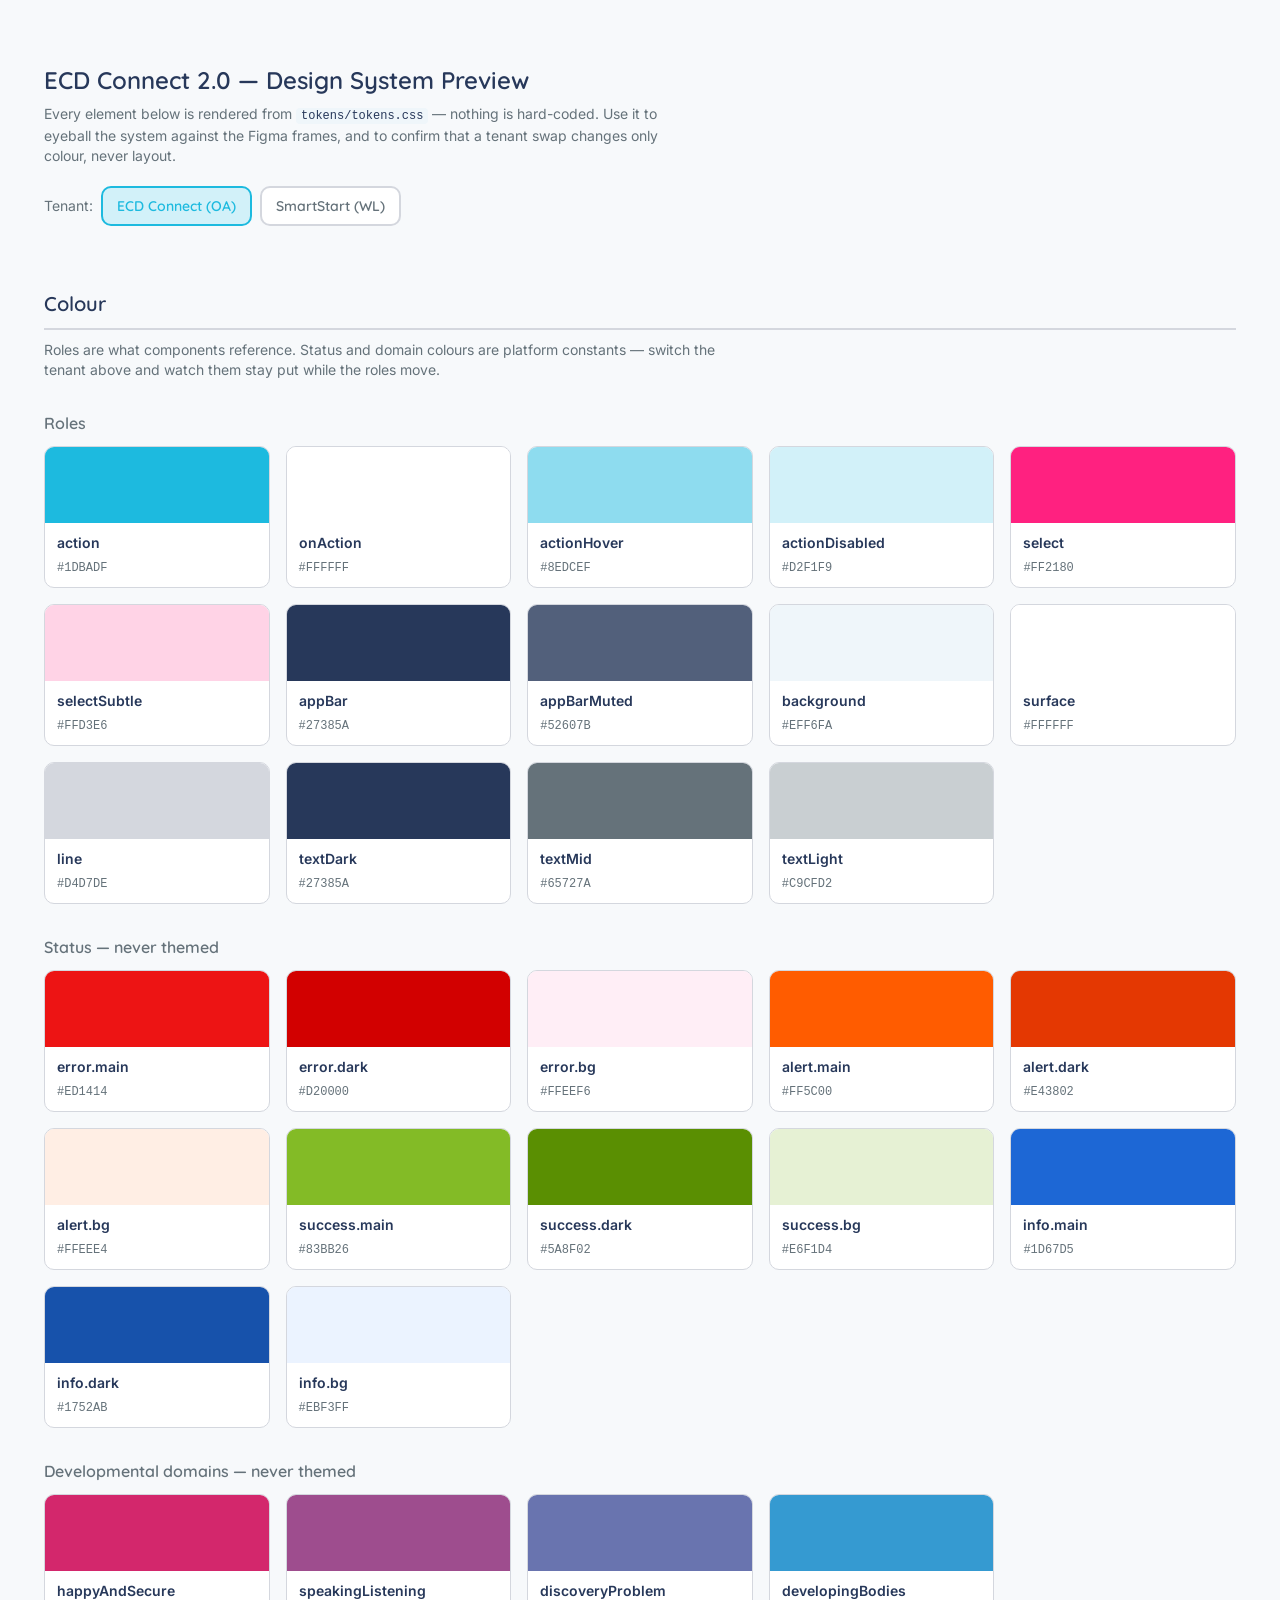
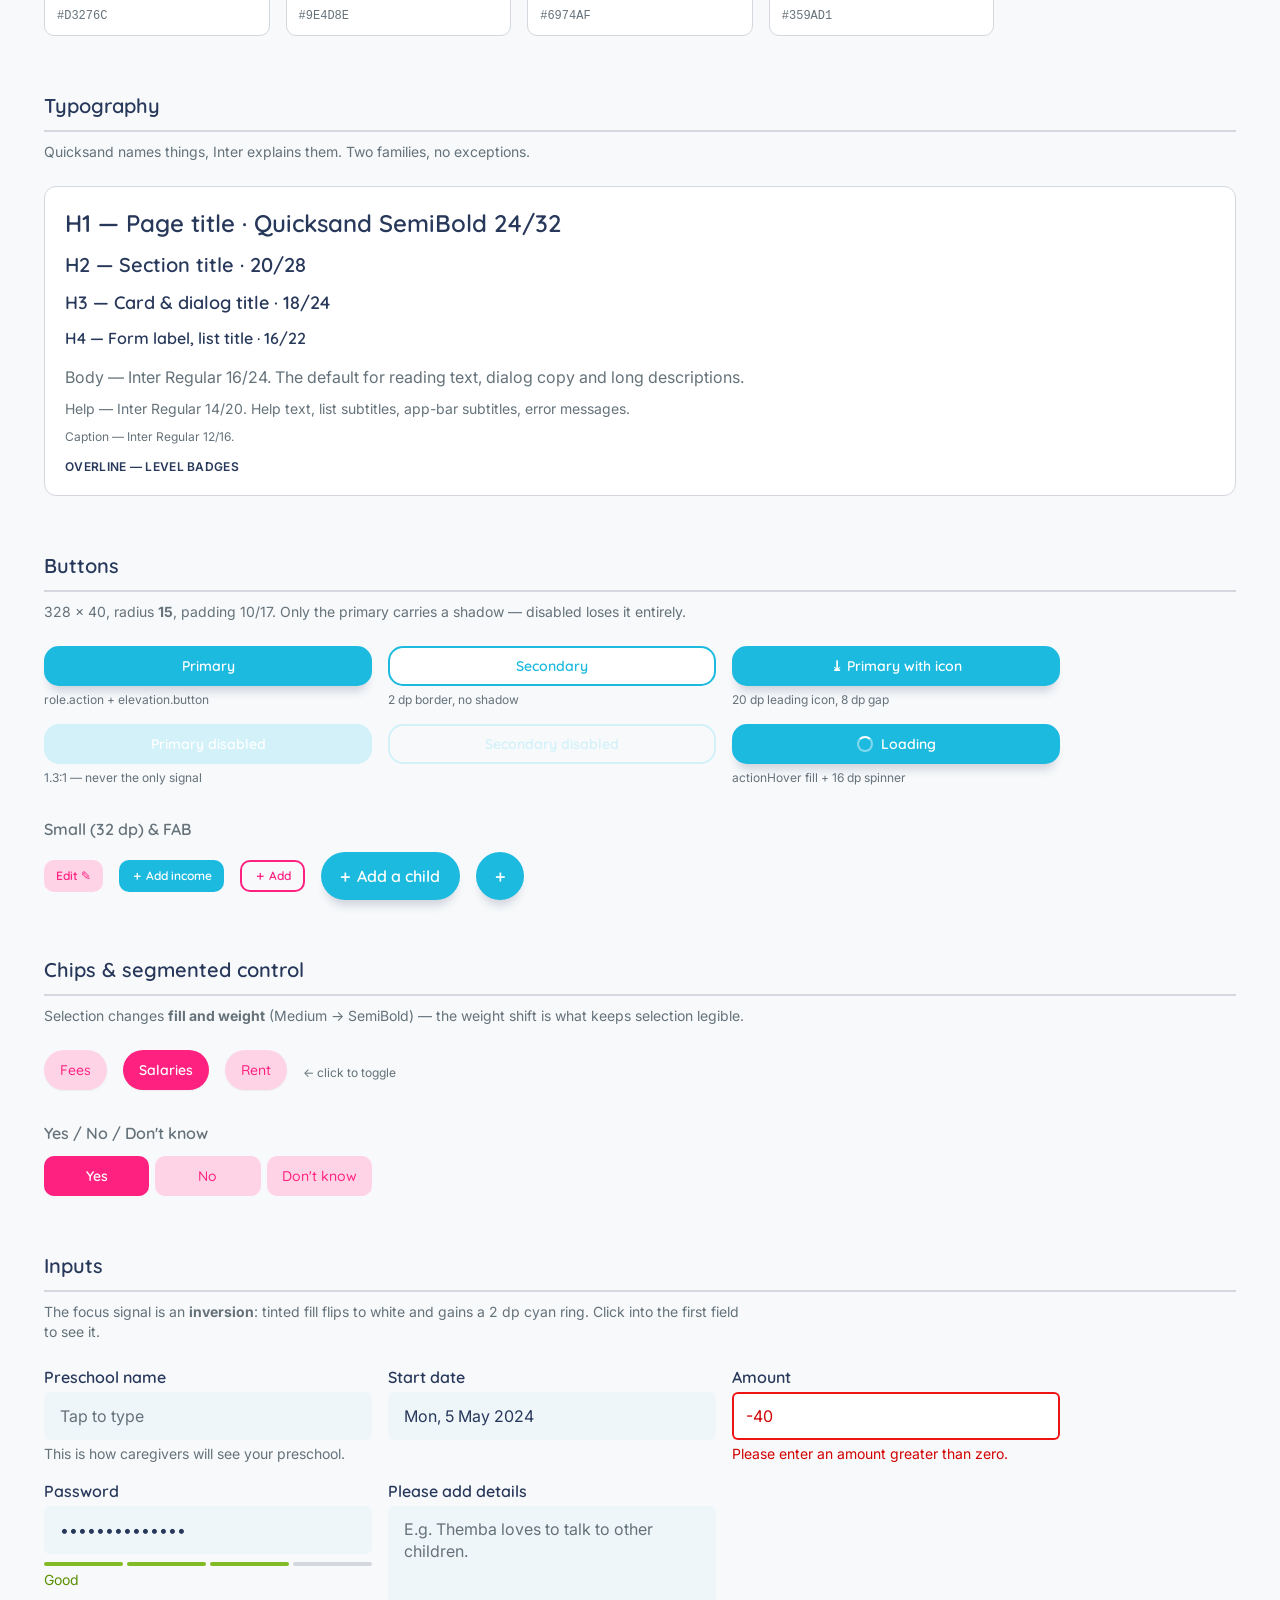
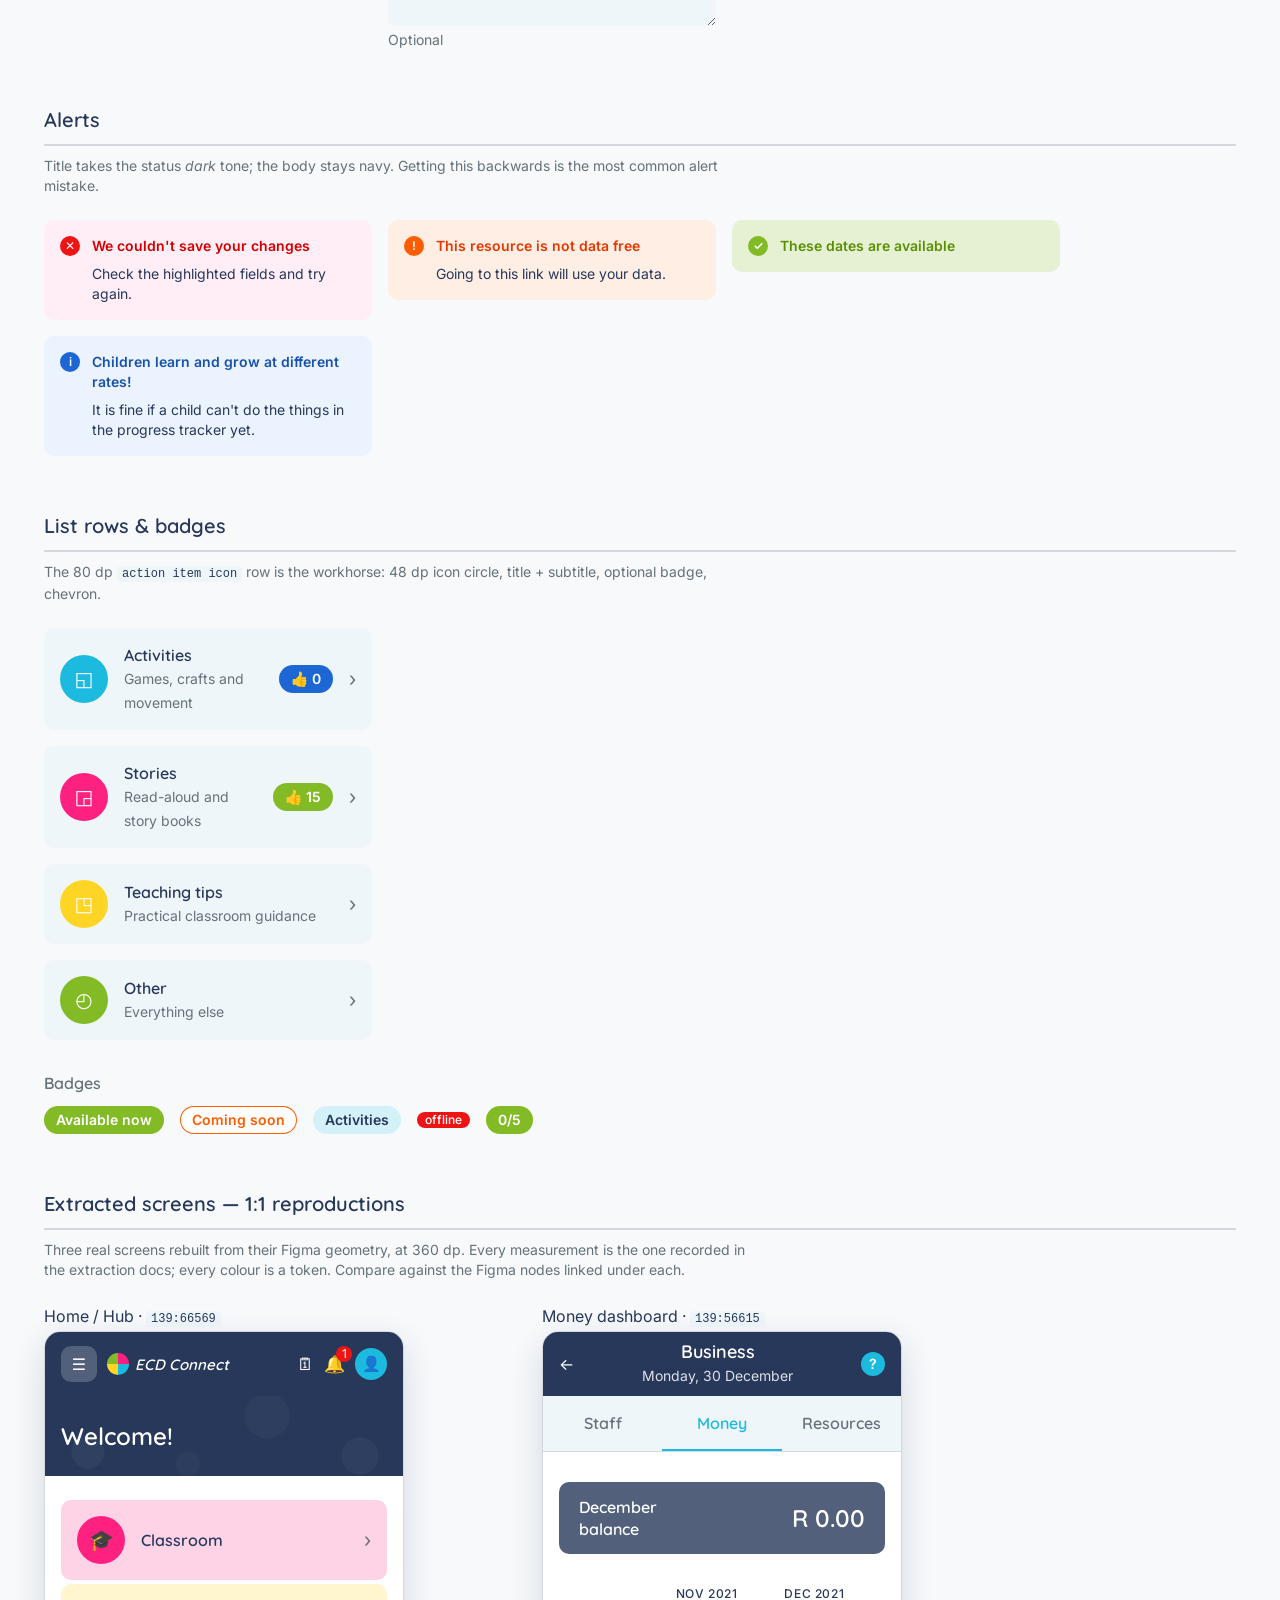
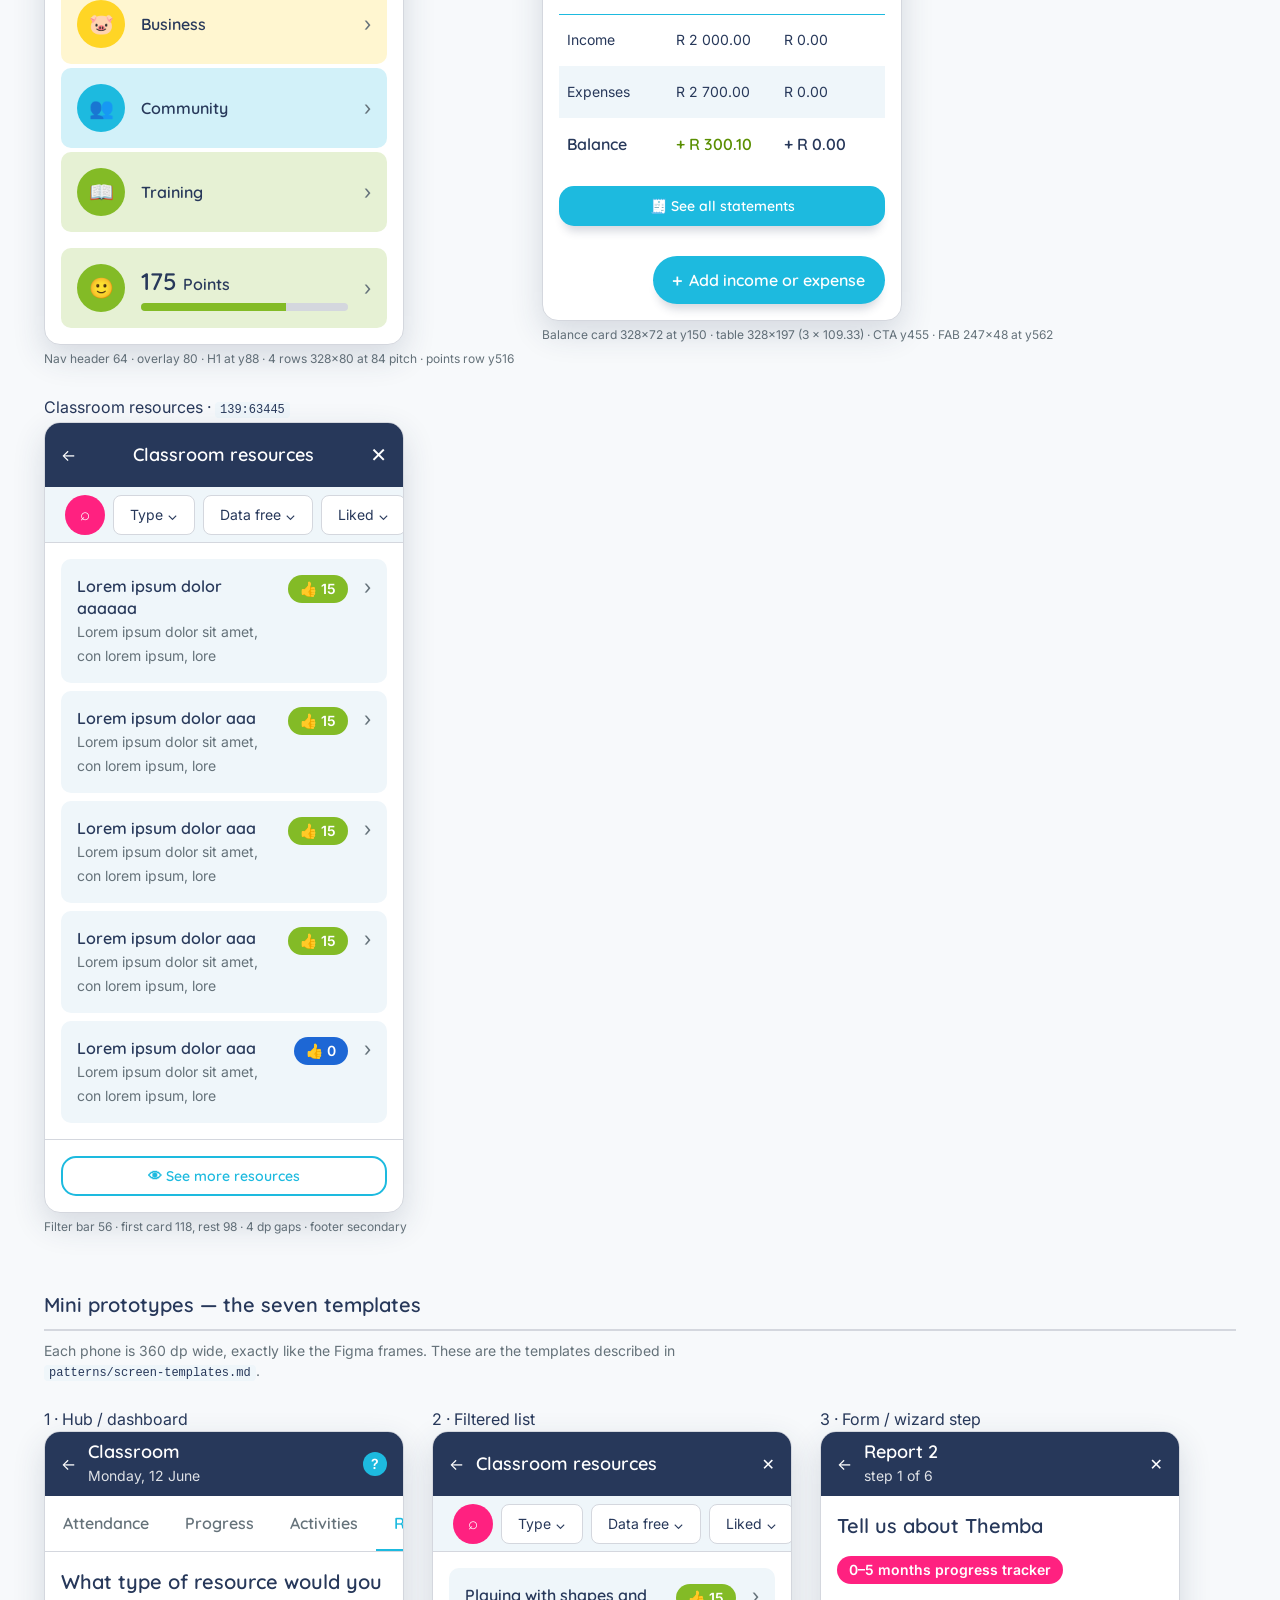
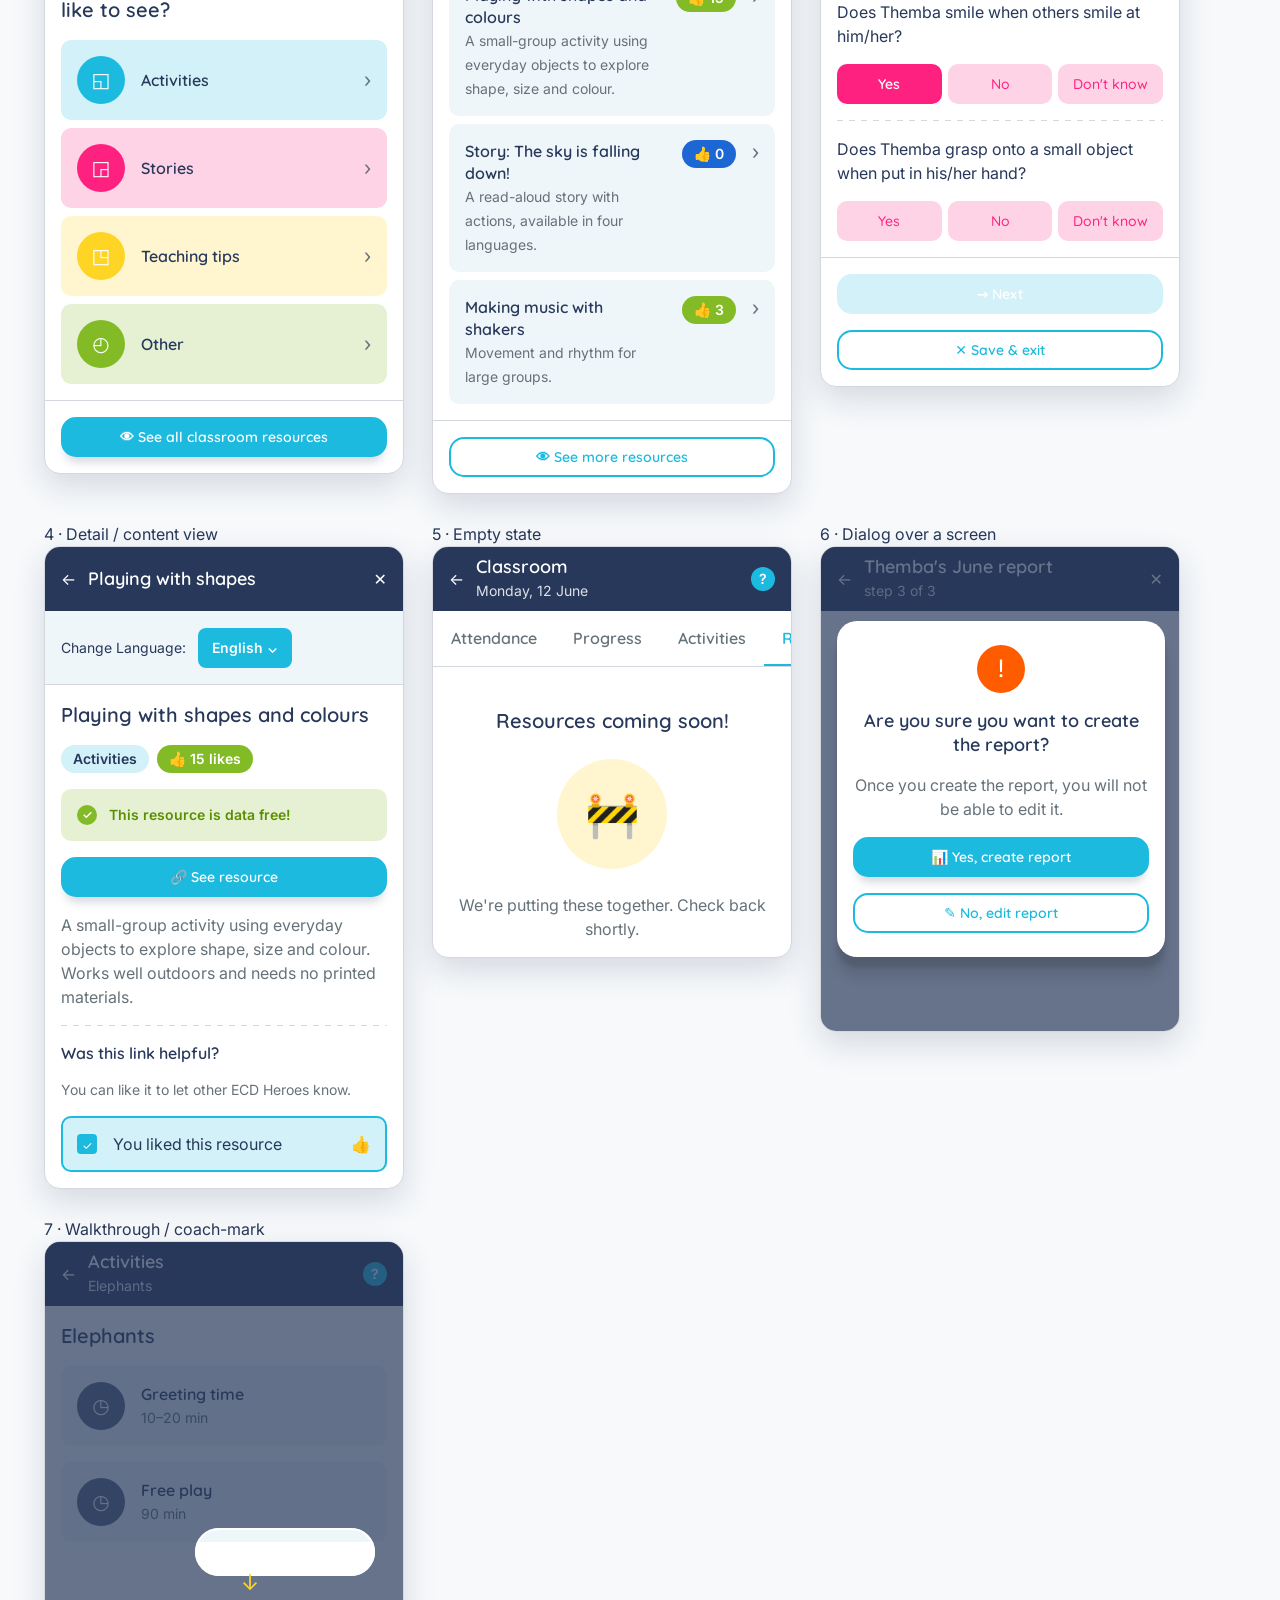
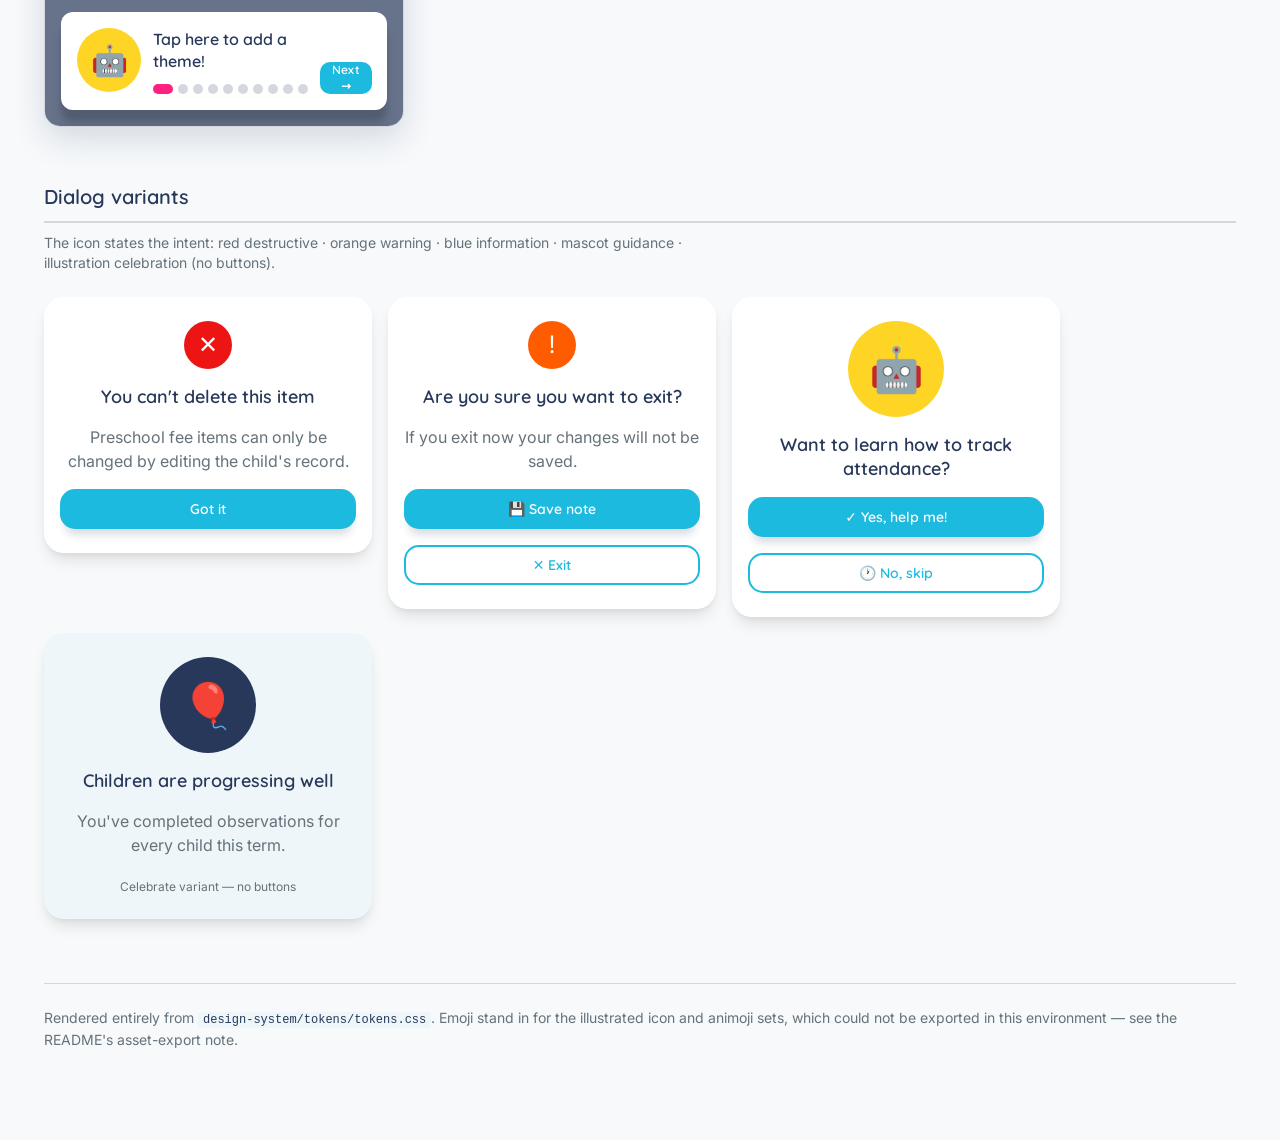
<file: design-system/preview/index.html>
<!doctype html>
<html lang="en">
<head>
<meta charset="utf-8">
<meta name="viewport" content="width=device-width, initial-scale=1">
<title>ECD Connect 2.0 — Design System Preview</title>
<link rel="preconnect" href="https://fonts.googleapis.com">
<link rel="preconnect" href="https://fonts.gstatic.com" crossorigin>
<link href="https://fonts.googleapis.com/css2?family=Quicksand:wght@500;600&family=Inter:wght@400;500;600&display=swap" rel="stylesheet">
<link rel="stylesheet" href="../tokens/tokens.css">
<style>
/* ---- page chrome (not part of the design system) ---- */
*,*::before,*::after{box-sizing:border-box}
body{margin:0;background:#F7F9FB;color:var(--ecd-text-dark);
     font:var(--ecd-body);-webkit-font-smoothing:antialiased}
.wrap{max-width:1240px;margin:0 auto;padding:32px 24px 96px}
header.page{padding:32px 0 8px}
header.page h1{font:var(--ecd-h1);margin:0 0 8px}
header.page p{font:var(--ecd-help);color:var(--ecd-text-mid);margin:0;max-width:70ch}
.tenant-switch{display:flex;gap:8px;align-items:center;margin-top:20px}
.tenant-switch button{font:var(--ecd-button);cursor:pointer;padding:8px 14px;
  border-radius:var(--ecd-radius-md);border:2px solid var(--ecd-line);
  background:#fff;color:var(--ecd-text-mid)}
.tenant-switch button[aria-pressed=true]{border-color:var(--ecd-action);
  color:var(--ecd-action);background:var(--ecd-action-subtle)}
section{margin-top:56px}
section > h2{font:var(--ecd-h2);margin:0 0 4px;padding-bottom:10px;
  border-bottom:2px solid var(--ecd-line)}
section > .lede{font:var(--ecd-help);color:var(--ecd-text-mid);margin:10px 0 24px;max-width:78ch}
h3.sub{font:var(--ecd-h4);margin:32px 0 12px;color:var(--ecd-text-mid)}
.grid{display:grid;gap:16px}
.specimens{display:flex;flex-wrap:wrap;gap:16px;align-items:flex-start}
.card-demo{background:#fff;border:1px solid var(--ecd-line);border-radius:12px;padding:20px}
.note{font:var(--ecd-caption);color:var(--ecd-text-mid);margin-top:6px}
code{font-family:ui-monospace,SFMono-Regular,Menlo,monospace;font-size:12px;
  background:var(--ecd-background);padding:1px 5px;border-radius:4px;color:var(--ecd-text-dark)}

/* ---- swatches ---- */
.swatches{grid-template-columns:repeat(auto-fill,minmax(190px,1fr))}
.sw{border-radius:var(--ecd-radius-md);overflow:hidden;border:1px solid var(--ecd-line);background:#fff}
.sw .chipc{height:76px}
.sw .meta{padding:10px 12px}
.sw .n{font:var(--ecd-help-strong);display:block}
.sw .v{font:var(--ecd-caption);color:var(--ecd-text-mid);font-family:ui-monospace,monospace}

/* ================= DESIGN SYSTEM COMPONENTS ================= */
/* Buttons — 328x40, radius 15, padding 10/17, Quicksand SemiBold 14/20 */
.btn{display:inline-flex;align-items:center;justify-content:center;gap:var(--ecd-space-2);
  height:var(--ecd-button-h);padding:10px 17px;border-radius:var(--ecd-radius-lg);
  font:var(--ecd-button);border:0;cursor:pointer;width:var(--ecd-content-width);max-width:100%}
.btn-primary{background:var(--ecd-action);color:var(--ecd-on-action);
  box-shadow:var(--ecd-elevation-button)}
.btn-primary:hover{background:var(--ecd-action-hover)}
.btn-secondary{background:var(--ecd-surface);color:var(--ecd-action);
  border:2px solid var(--ecd-action);box-shadow:none}
.btn-secondary:hover{border-color:var(--ecd-action-hover);color:var(--ecd-action-hover)}
.btn-primary[disabled]{background:var(--ecd-action-disabled);box-shadow:none;cursor:not-allowed}
.btn-secondary[disabled]{border-color:var(--ecd-action-disabled);
  color:var(--ecd-action-disabled);background:transparent;cursor:not-allowed}
.btn-sm{height:var(--ecd-button-small-h);border-radius:var(--ecd-radius-md);
  font:var(--ecd-button-small);padding:8px 12px;width:auto}
.btn-sm.sec{background:var(--ecd-select-subtle);color:var(--ecd-select);border:0}
.btn-sm.pri{background:var(--ecd-action);color:var(--ecd-on-action)}
.btn-sm.out{background:transparent;color:var(--ecd-select);border:2px solid var(--ecd-select)}
.fab{display:inline-flex;align-items:center;gap:var(--ecd-space-2);height:var(--ecd-fab);
  padding:12px 20px 12px 16px;border-radius:var(--ecd-radius-xxl);background:var(--ecd-action);
  color:var(--ecd-on-action);font:var(--ecd-button-fab);border:0;cursor:pointer;
  box-shadow:var(--ecd-elevation-button)}
.fab.round{width:var(--ecd-fab);padding:12px;justify-content:center}
.spinner{width:16px;height:16px;border:2px solid rgba(255,255,255,.45);
  border-top-color:#fff;border-radius:50%;animation:spin .8s linear infinite}
@keyframes spin{to{transform:rotate(360deg)}}

/* Chips */
.chip{display:inline-flex;align-items:center;height:var(--ecd-chip-h);padding:9px 16px;
  border-radius:var(--ecd-radius-xl);background:var(--ecd-select-subtle);color:var(--ecd-select);
  font:var(--ecd-chip);box-shadow:var(--ecd-elevation-sm);border:0;cursor:pointer}
.chip[aria-pressed=true]{background:var(--ecd-select);color:var(--ecd-on-select);
  font:var(--ecd-chip-active)}
.segment{display:flex;gap:6px;width:var(--ecd-content-width);max-width:100%;
  border-radius:var(--ecd-radius-sm)}
.segment button{flex:1;padding:12px;border-radius:var(--ecd-radius-md);border:0;cursor:pointer;
  background:var(--ecd-select-subtle);color:var(--ecd-select);font:var(--ecd-chip)}
.segment button[aria-pressed=true]{background:var(--ecd-select);color:var(--ecd-on-select);
  font:var(--ecd-chip-active)}

/* Fields */
.field{width:var(--ecd-content-width);max-width:100%;display:flex;flex-direction:column;gap:var(--ecd-space-1)}
.field label{font:var(--ecd-h4);color:var(--ecd-text-dark)}
.field .help{font:var(--ecd-help);color:var(--ecd-text-mid)}
.field .err{font:var(--ecd-help);color:var(--ecd-status-error-dark)}
.input{height:var(--ecd-input-h);border-radius:var(--ecd-radius-sm);border:0;
  background:var(--ecd-background);padding:0 16px;font:var(--ecd-body-tight);
  color:var(--ecd-text-dark);width:100%}
.input::placeholder{color:var(--ecd-text-mid)}
.input:focus{outline:0;background:var(--ecd-surface);
  box-shadow:inset 0 0 0 2px var(--ecd-action);padding:0 14px}
.input.is-error{background:var(--ecd-surface);box-shadow:inset 0 0 0 2px var(--ecd-status-error-main);
  color:var(--ecd-status-error-dark);padding:0 14px}
textarea.input{height:var(--ecd-textarea-h);padding:12px 16px;resize:vertical}
.validator{display:flex;gap:4px;margin-top:4px}
.validator i{flex:1;height:4px;border-radius:var(--ecd-radius-xs);background:var(--ecd-line)}

/* Alerts */
.alert{display:flex;gap:var(--ecd-space-3);width:var(--ecd-content-width);max-width:100%;
  padding:var(--ecd-space-4);border-radius:var(--ecd-radius-md)}
.alert .ico{width:20px;height:20px;flex:0 0 20px;border-radius:50%;display:grid;
  place-items:center;color:#fff;font:600 12px/1 var(--ecd-font-body)}
.alert .t{font:var(--ecd-help-strong)}
.alert .b{font:var(--ecd-help);color:var(--ecd-text-dark);margin-top:8px}
.alert.error{background:var(--ecd-status-error-bg)}
.alert.error .t{color:var(--ecd-status-error-dark)} .alert.error .ico{background:var(--ecd-status-error-main)}
.alert.warn{background:var(--ecd-status-alert-bg)}
.alert.warn .t{color:var(--ecd-status-alert-dark)} .alert.warn .ico{background:var(--ecd-status-alert-main)}
.alert.ok{background:var(--ecd-status-success-bg)}
.alert.ok .t{color:var(--ecd-status-success-dark)} .alert.ok .ico{background:var(--ecd-status-success-main)}
.alert.info{background:var(--ecd-status-info-bg)}
.alert.info .t{color:var(--ecd-status-info-dark)} .alert.info .ico{background:var(--ecd-status-info-main)}

/* List rows */
.row{display:flex;align-items:center;gap:var(--ecd-space-4);width:var(--ecd-content-width);
  max-width:100%;min-height:var(--ecd-row-default);padding:var(--ecd-space-4);
  border-radius:var(--ecd-radius-md);background:var(--ecd-background);cursor:pointer}
.row .circ{width:var(--ecd-icon-circle);height:var(--ecd-icon-circle);border-radius:50%;
  flex:0 0 var(--ecd-icon-circle);display:grid;place-items:center;color:#fff;font-size:20px}
.row .txt{flex:1;min-width:0}
.row .txt b{font:var(--ecd-h4);display:block;color:var(--ecd-text-dark)}
.row .txt span{font:var(--ecd-help);color:var(--ecd-text-mid)}
.row .chev{color:var(--ecd-text-mid);font-size:20px}

/* Badges */
.badge{display:inline-flex;align-items:center;gap:4px;height:var(--ecd-badge-h);padding:0 12px;
  border-radius:var(--ecd-radius-xxl);font:var(--ecd-help-strong);color:#fff}
.badge.solid{background:var(--ecd-status-success-main)}
.badge.outline{background:#fff;color:var(--ecd-status-alert-main);
  box-shadow:inset 0 0 0 1px var(--ecd-status-alert-main)}
.badge.info{background:var(--ecd-status-info-main)}
.badge.offline{height:16px;padding:0 8px;font:var(--ecd-caption-medium);
  background:var(--ecd-status-error-main)}
.badge.type{background:var(--ecd-category-activities-tint);color:var(--ecd-text-dark)}

/* Phone frames */
.phones{display:flex;flex-wrap:wrap;gap:28px}
.phone{width:360px;flex:0 0 360px;border-radius:16px;overflow:hidden;background:#fff;
  box-shadow:0 12px 32px rgba(39,56,90,.16);border:1px solid var(--ecd-line);position:relative}
.phone .cap{font:var(--ecd-help-strong);color:var(--ecd-text-mid);margin-bottom:8px;display:block}
.pw{display:flex;flex-direction:column}
.appbar{height:var(--ecd-app-bar-h);background:var(--ecd-app-bar);color:var(--ecd-on-app-bar);
  display:flex;align-items:center;gap:12px;padding:0 16px}
.appbar .ttl{flex:1;min-width:0}
.appbar .ttl b{font:var(--ecd-h3);display:block;line-height:22px}
.appbar .ttl span{font:var(--ecd-help);opacity:.85}
.appbar .help{width:24px;height:24px;border-radius:50%;background:var(--ecd-action);
  display:grid;place-items:center;font:600 14px/1 var(--ecd-font-body)}
.tabs{height:var(--ecd-tab-bar-h);display:flex;border-bottom:1px solid var(--ecd-line);
  overflow-x:auto;scrollbar-width:none}
.tabs::-webkit-scrollbar{display:none}
.tabs button{flex:0 0 auto;padding:0 18px;background:0;border:0;cursor:pointer;
  font:var(--ecd-h4);color:var(--ecd-text-mid);border-bottom:2px solid transparent;white-space:nowrap}
.tabs button[aria-selected=true]{color:var(--ecd-action);border-bottom-color:var(--ecd-action)}
.filterbar{height:var(--ecd-filter-bar-h);background:var(--ecd-background);
  border-bottom:1px solid var(--ecd-line);display:flex;align-items:center;gap:8px;
  padding:0 20px;overflow-x:auto;scrollbar-width:none}
.filterbar::-webkit-scrollbar{display:none}
.searchbtn{width:40px;height:40px;flex:0 0 40px;border-radius:50%;background:var(--ecd-select);
  color:#fff;border:0;display:grid;place-items:center;cursor:pointer;font-size:17px}
.trigger{flex:0 0 auto;height:40px;padding:0 16px;border-radius:8px;background:#fff;
  border:1px solid var(--ecd-line);font:var(--ecd-help);color:var(--ecd-text-dark);cursor:pointer;
  display:inline-flex;align-items:center;gap:6px;white-space:nowrap}
.trigger.applied{background:var(--ecd-action);color:#fff;border-color:var(--ecd-action)}
.body{padding:16px;display:flex;flex-direction:column;gap:16px;min-height:240px}
.body.tight{gap:8px}
.ptitle{font:var(--ecd-h2);color:var(--ecd-text-dark)}
.footerbar{border-top:1px solid var(--ecd-line);padding:16px;display:flex;
  flex-direction:column;gap:16px}
.footerbar .btn{width:100%}
.langbar{height:var(--ecd-language-selector-h);background:var(--ecd-background);
  border-bottom:1px solid var(--ecd-line);display:flex;align-items:center;gap:12px;padding:0 16px}
.langbar span{font:var(--ecd-help);color:var(--ecd-text-dark)}
.langbar .pill{height:40px;padding:0 14px;border-radius:8px;background:var(--ecd-action);
  color:#fff;font:var(--ecd-help-strong);display:inline-flex;align-items:center;gap:6px}
.emptyill{width:110px;height:110px;border-radius:50%;margin:8px auto;display:grid;
  place-items:center;font-size:44px;background:var(--ecd-category-teaching-tips-tint)}
.dashed{height:1px;background:repeating-linear-gradient(90deg,var(--ecd-line) 0 6px,transparent 6px 12px)}

/* Dialog */
.scrim{position:absolute;inset:0;background:var(--ecd-scrim);display:grid;place-items:center;padding:16px}
.dialog{width:328px;max-width:100%;border-radius:var(--ecd-radius-xl);background:var(--ecd-surface);
  padding:24px 16px;display:flex;flex-direction:column;align-items:center;gap:16px;
  box-shadow:var(--ecd-elevation-dialog);text-align:center}
.dialog .dico{width:48px;height:48px;border-radius:50%;display:grid;place-items:center;
  color:#fff;font-size:24px}
.dialog h4{font:var(--ecd-h3);margin:0;color:var(--ecd-text-dark)}
.dialog p{font:var(--ecd-body);color:var(--ecd-text-mid);margin:0}
.dialog .btn{width:296px}
.mascot{width:96px;height:96px;border-radius:50%;background:var(--ecd-category-teaching-tips-main);
  display:grid;place-items:center;font-size:44px}

/* Walkthrough */
.tutorial{position:absolute;left:16px;right:16px;bottom:16px;background:#fff;border-radius:12px;
  padding:16px;display:flex;gap:12px;align-items:flex-start;box-shadow:var(--ecd-elevation-dialog)}
.tutorial .m{width:64px;height:64px;flex:0 0 64px;border-radius:50%;
  background:var(--ecd-category-teaching-tips-main);display:grid;place-items:center;font-size:30px}
.tutorial .msg{font:var(--ecd-h4);color:var(--ecd-text-dark)}
.dots{display:flex;gap:5px;align-items:center;margin-top:12px}
.dots i{width:10px;height:10px;border-radius:5px;background:var(--ecd-line)}
.dots i.on{width:20px;background:var(--ecd-select)}
.spot{position:absolute;border:2px solid #fff;border-radius:var(--ecd-radius-xxl);
  box-shadow:0 0 0 9999px var(--ecd-scrim)}

/* ---- home hub ---- */
.navheader{height:var(--ecd-app-bar-h);background:var(--ecd-app-bar);color:var(--ecd-on-app-bar);
  display:flex;align-items:center;gap:10px;padding:0 16px}
.menubtn{width:36px;height:36px;border-radius:var(--ecd-radius-md);
  background:var(--ecd-app-bar-muted);display:grid;place-items:center;font-size:16px}
.logo{display:inline-flex;align-items:center;gap:6px}
.logo b{font:600 15px/1 var(--ecd-font-heading);font-style:italic}
.logomark{width:22px;height:22px;border-radius:50%;
  background:conic-gradient(var(--ecd-select) 0 25%,var(--ecd-action) 0 50%,
    var(--ecd-category-teaching-tips-main) 0 75%,var(--ecd-category-other-main) 0)}
.navico{font-size:17px;position:relative}
.navico.bell i{position:absolute;top:-6px;right:-7px;min-width:16px;height:16px;border-radius:8px;
  background:var(--ecd-status-error-main);color:#fff;font:var(--ecd-caption);font-style:normal;
  display:grid;place-items:center;padding:0 4px}
.avatar{width:32px;height:32px;border-radius:50%;background:var(--ecd-action);
  display:grid;place-items:center;font-size:15px}
.overlay80{height:80px;background:var(--ecd-app-bar);position:relative;overflow:hidden;
  display:flex;align-items:center;padding:0 16px}
.overlay80::before{content:"";position:absolute;inset:0;opacity:.5;
  background-image:radial-gradient(circle at 12% 70%,#ffffff14 0 16px,transparent 17px),
    radial-gradient(circle at 62% 25%,#ffffff10 0 22px,transparent 23px),
    radial-gradient(circle at 88% 75%,#ffffff12 0 18px,transparent 19px),
    radial-gradient(circle at 40% 85%,#ffffff0d 0 12px,transparent 13px)}
.welcome{font:var(--ecd-h1);color:var(--ecd-on-app-bar);position:relative}
.row.hubrow{min-height:80px}
.pbar{display:block;height:8px;border-radius:var(--ecd-radius-full);
  background:var(--ecd-line);overflow:hidden}
.pbar i{display:block;height:100%;background:var(--ecd-category-other-main)}

/* ---- money dashboard ---- */
.sumcard{height:72px;border-radius:var(--ecd-radius-md);background:var(--ecd-app-bar-muted);
  color:#fff;display:flex;align-items:center;justify-content:space-between;padding:0 20px}
.sumcard .lbl{font:var(--ecd-h4)}
.sumcard .amt{font:var(--ecd-h1)}
.mtable{width:100%;border-collapse:collapse;table-layout:fixed}
.mtable th{height:40px;font:var(--ecd-caption-medium);letter-spacing:0.05em;text-transform:uppercase;white-space:nowrap;
  color:var(--ecd-text-dark);text-align:left;padding:0 8px;vertical-align:middle}
.mtable thead tr{border-bottom:1px solid var(--ecd-action)}
.mtable td{height:52px;font:var(--ecd-help);color:var(--ecd-text-dark);padding:0 8px;white-space:nowrap}
.mtable tr.zebra{background:var(--ecd-background)}
.mtable tr.tot td{font:var(--ecd-h4)}
@media (max-width:820px){.phone{flex:0 0 100%;width:100%}}
</style>
</head>
<body>
<div class="wrap">

<header class="page">
  <h1>ECD Connect 2.0 — Design System Preview</h1>
  <p>Every element below is rendered from <code>tokens/tokens.css</code> — nothing is hard-coded.
     Use it to eyeball the system against the Figma frames, and to confirm that a tenant swap
     changes only colour, never layout.</p>
  <div class="tenant-switch" role="group" aria-label="Tenant">
    <span style="font:var(--ecd-help);color:var(--ecd-text-mid)">Tenant:</span>
    <button aria-pressed="true"  data-tenant="">ECD Connect (OA)</button>
    <button aria-pressed="false" data-tenant="smartstart">SmartStart (WL)</button>
  </div>
</header>

<!-- ============ COLOUR ============ -->
<section>
  <h2>Colour</h2>
  <p class="lede">Roles are what components reference. Status and domain colours are platform
     constants — switch the tenant above and watch them stay put while the roles move.</p>

  <h3 class="sub">Roles</h3>
  <div class="grid swatches" id="swRoles"></div>

  <h3 class="sub">Status — never themed</h3>
  <div class="grid swatches" id="swStatus"></div>

  <h3 class="sub">Developmental domains — never themed</h3>
  <div class="grid swatches" id="swDomain"></div>
</section>

<!-- ============ TYPE ============ -->
<section>
  <h2>Typography</h2>
  <p class="lede">Quicksand names things, Inter explains them. Two families, no exceptions.</p>
  <div class="card-demo">
    <div style="font:var(--ecd-h1)">H1 — Page title · Quicksand SemiBold 24/32</div>
    <div style="font:var(--ecd-h2);margin-top:12px">H2 — Section title · 20/28</div>
    <div style="font:var(--ecd-h3);margin-top:12px">H3 — Card &amp; dialog title · 18/24</div>
    <div style="font:var(--ecd-h4);margin-top:12px">H4 — Form label, list title · 16/22</div>
    <div style="font:var(--ecd-body);color:var(--ecd-text-mid);margin-top:16px">
      Body — Inter Regular 16/24. The default for reading text, dialog copy and long descriptions.</div>
    <div style="font:var(--ecd-help);color:var(--ecd-text-mid);margin-top:10px">
      Help — Inter Regular 14/20. Help text, list subtitles, app-bar subtitles, error messages.</div>
    <div style="font:var(--ecd-caption);color:var(--ecd-text-mid);margin-top:10px">
      Caption — Inter Regular 12/16.</div>
    <div style="font:var(--ecd-overline);letter-spacing:var(--ecd-overline-tracking);margin-top:14px">
      OVERLINE — LEVEL BADGES</div>
  </div>
</section>

<!-- ============ BUTTONS ============ -->
<section>
  <h2>Buttons</h2>
  <p class="lede">328 × 40, radius <strong>15</strong>, padding 10/17. Only the primary carries a
     shadow — disabled loses it entirely.</p>
  <div class="specimens">
    <div><button class="btn btn-primary">Primary</button>
         <div class="note">role.action + elevation.button</div></div>
    <div><button class="btn btn-secondary">Secondary</button>
         <div class="note">2 dp border, no shadow</div></div>
    <div><button class="btn btn-primary">⤓ Primary with icon</button>
         <div class="note">20 dp leading icon, 8 dp gap</div></div>
    <div><button class="btn btn-primary" disabled>Primary disabled</button>
         <div class="note">1.3:1 — never the only signal</div></div>
    <div><button class="btn btn-secondary" disabled>Secondary disabled</button></div>
    <div><button class="btn btn-primary"><span class="spinner"></span> Loading</button>
         <div class="note">actionHover fill + 16 dp spinner</div></div>
  </div>
  <h3 class="sub">Small (32 dp) &amp; FAB</h3>
  <div class="specimens" style="align-items:center">
    <button class="btn btn-sm sec">Edit ✎</button>
    <button class="btn btn-sm pri">＋ Add income</button>
    <button class="btn btn-sm out">＋ Add</button>
    <button class="fab">＋ Add a child</button>
    <button class="fab round">＋</button>
  </div>
</section>

<!-- ============ CHIPS ============ -->
<section>
  <h2>Chips &amp; segmented control</h2>
  <p class="lede">Selection changes <strong>fill and weight</strong> (Medium → SemiBold) — the
     weight shift is what keeps selection legible.</p>
  <div class="specimens" style="align-items:center">
    <button class="chip" aria-pressed="false" onclick="this.setAttribute('aria-pressed',this.getAttribute('aria-pressed')!=='true')">Fees</button>
    <button class="chip" aria-pressed="true"  onclick="this.setAttribute('aria-pressed',this.getAttribute('aria-pressed')!=='true')">Salaries</button>
    <button class="chip" aria-pressed="false" onclick="this.setAttribute('aria-pressed',this.getAttribute('aria-pressed')!=='true')">Rent</button>
    <span class="note">← click to toggle</span>
  </div>
  <h3 class="sub">Yes / No / Don't know</h3>
  <div class="segment" id="seg">
    <button aria-pressed="true">Yes</button><button aria-pressed="false">No</button>
    <button aria-pressed="false">Don't know</button>
  </div>
</section>

<!-- ============ INPUTS ============ -->
<section>
  <h2>Inputs</h2>
  <p class="lede">The focus signal is an <strong>inversion</strong>: tinted fill flips to white and
     gains a 2 dp cyan ring. Click into the first field to see it.</p>
  <div class="specimens">
    <div class="field">
      <label for="i1">Preschool name</label>
      <input class="input" id="i1" placeholder="Tap to type">
      <span class="help">This is how caregivers will see your preschool.</span>
    </div>
    <div class="field">
      <label for="i2">Start date</label>
      <input class="input" id="i2" value="Mon, 5 May 2024">
    </div>
    <div class="field">
      <label for="i3">Amount</label>
      <input class="input is-error" id="i3" value="-40">
      <span class="err">Please enter an amount greater than zero.</span>
    </div>
    <div class="field">
      <label for="i4">Password</label>
      <input class="input" id="i4" type="password" value="corrrect-horse">
      <div class="validator"><i style="background:var(--ecd-status-success-main)"></i>
        <i style="background:var(--ecd-status-success-main)"></i>
        <i style="background:var(--ecd-status-success-main)"></i><i></i></div>
      <span class="help" style="color:var(--ecd-status-success-dark)">Good</span>
    </div>
    <div class="field">
      <label for="i5">Please add details</label>
      <textarea class="input" id="i5" placeholder="E.g. Themba loves to talk to other children."></textarea>
      <span class="help">Optional</span>
    </div>
  </div>
</section>

<!-- ============ ALERTS ============ -->
<section>
  <h2>Alerts</h2>
  <p class="lede">Title takes the status <em>dark</em> tone; the body stays navy. Getting this
     backwards is the most common alert mistake.</p>
  <div class="specimens">
    <div class="alert error"><div class="ico">✕</div><div>
      <div class="t">We couldn't save your changes</div>
      <div class="b">Check the highlighted fields and try again.</div></div></div>
    <div class="alert warn"><div class="ico">!</div><div>
      <div class="t">This resource is not data free</div>
      <div class="b">Going to this link will use your data.</div></div></div>
    <div class="alert ok"><div class="ico">✓</div><div>
      <div class="t">These dates are available</div></div></div>
    <div class="alert info"><div class="ico">i</div><div>
      <div class="t">Children learn and grow at different rates!</div>
      <div class="b">It is fine if a child can't do the things in the progress tracker yet.</div></div></div>
  </div>
</section>

<!-- ============ LISTS & BADGES ============ -->
<section>
  <h2>List rows &amp; badges</h2>
  <p class="lede">The 80 dp <code>action item icon</code> row is the workhorse: 48 dp icon circle,
     title + subtitle, optional badge, chevron.</p>
  <div class="specimens" style="flex-direction:column">
    <div class="row"><div class="circ" style="background:var(--ecd-category-activities-main)">◱</div>
      <div class="txt"><b>Activities</b><span>Games, crafts and movement</span></div>
      <span class="badge info">👍 0</span><span class="chev">›</span></div>
    <div class="row"><div class="circ" style="background:var(--ecd-category-stories-main)">◲</div>
      <div class="txt"><b>Stories</b><span>Read-aloud and story books</span></div>
      <span class="badge solid">👍 15</span><span class="chev">›</span></div>
    <div class="row"><div class="circ" style="background:var(--ecd-category-teaching-tips-main)">◳</div>
      <div class="txt"><b>Teaching tips</b><span>Practical classroom guidance</span></div>
      <span class="chev">›</span></div>
    <div class="row"><div class="circ" style="background:var(--ecd-category-other-main)">◴</div>
      <div class="txt"><b>Other</b><span>Everything else</span></div><span class="chev">›</span></div>
  </div>
  <h3 class="sub">Badges</h3>
  <div class="specimens" style="align-items:center">
    <span class="badge solid">Available now</span>
    <span class="badge outline">Coming soon</span>
    <span class="badge type">Activities</span>
    <span class="badge offline">offline</span>
    <span class="badge solid">0/5</span>
  </div>
</section>

<!-- ============ EXTRACTED SCREENS ============ -->
<section>
  <h2>Extracted screens — 1:1 reproductions</h2>
  <p class="lede">Three real screens rebuilt from their Figma geometry, at 360 dp. Every measurement
     is the one recorded in the extraction docs; every colour is a token. Compare against the
     Figma nodes linked under each.</p>

  <div class="phones">

    <!-- HOME HUB — 139:66569 -->
    <div><span class="cap">Home / Hub · <code>139:66569</code></span>
    <div class="phone"><div class="pw">
      <div class="navheader">
        <span class="menubtn">☰</span>
        <span class="logo"><span class="logomark"></span><b>ECD Connect</b></span>
        <span style="flex:1"></span>
        <span class="navico">🗓</span>
        <span class="navico bell">🔔<i>1</i></span>
        <span class="avatar">👤</span>
      </div>
      <div class="overlay80"><div class="welcome">Welcome!</div></div>
      <div style="padding:0 16px;margin-top:24px;display:flex;flex-direction:column;gap:4px">
        <div class="row hubrow" style="background:var(--ecd-category-stories-tint)">
          <div class="circ" style="background:var(--ecd-category-stories-main)">🎓</div>
          <div class="txt"><b>Classroom</b></div><span class="chev">›</span></div>
        <div class="row hubrow" style="background:var(--ecd-category-teaching-tips-tint)">
          <div class="circ" style="background:var(--ecd-category-teaching-tips-main)">🐷</div>
          <div class="txt"><b>Business</b></div><span class="chev">›</span></div>
        <div class="row hubrow" style="background:var(--ecd-category-activities-tint)">
          <div class="circ" style="background:var(--ecd-category-activities-main)">👥</div>
          <div class="txt"><b>Community</b></div><span class="chev">›</span></div>
        <div class="row hubrow" style="background:var(--ecd-category-other-tint)">
          <div class="circ" style="background:var(--ecd-category-other-main)">📖</div>
          <div class="txt"><b>Training</b></div><span class="chev">›</span></div>
      </div>
      <div style="padding:16px">
        <div class="row hubrow" style="background:var(--ecd-status-success-bg)">
          <div class="circ" style="background:var(--ecd-category-other-main)">🙂</div>
          <div class="txt" style="display:flex;flex-direction:column;gap:6px">
            <span style="display:flex;align-items:baseline;gap:6px">
              <b style="font:var(--ecd-h1)">175</b>
              <span style="font:var(--ecd-h4);color:var(--ecd-text-dark)">Points</span></span>
            <span class="pbar"><i style="width:70%"></i></span>
          </div>
          <span class="chev">›</span></div>
      </div>
    </div></div>
    <div class="note">Nav header 64 · overlay 80 · H1 at y88 · 4 rows 328×80 at 84 pitch · points row y516</div></div>

    <!-- MONEY DASHBOARD — 139:56615 -->
    <div><span class="cap">Money dashboard · <code>139:56615</code></span>
    <div class="phone"><div class="pw">
      <div class="appbar"><span>←</span><div class="ttl" style="text-align:center">
        <b>Business</b><span>Monday, 30 December</span></div><div class="help">?</div></div>
      <div class="tabs" style="background:var(--ecd-background)">
        <button style="flex:1">Staff</button>
        <button style="flex:1" aria-selected="true">Money</button>
        <button style="flex:1">Resources</button></div>
      <div style="padding:30px 16px 0">
        <div class="sumcard">
          <span class="lbl">December<br>balance</span><span class="amt">R 0.00</span></div>
      </div>
      <div style="padding:20px 16px 0">
        <table class="mtable">
          <thead><tr><th></th><th>Nov 2021</th><th>Dec 2021</th></tr></thead>
          <tbody>
            <tr><td>Income</td><td>R 2 000.00</td><td>R 0.00</td></tr>
            <tr class="zebra"><td>Expenses</td><td>R 2 700.00</td><td>R 0.00</td></tr>
            <tr class="tot"><td>Balance</td>
              <td style="color:var(--ecd-status-success-dark)">+ R 300.10</td>
              <td>+ R 0.00</td></tr>
          </tbody>
        </table>
      </div>
      <div style="padding:16px">
        <button class="btn btn-primary" style="width:100%">🧾 See all statements</button></div>
      <div style="padding:14px 16px 16px;display:flex;justify-content:flex-end">
        <button class="fab">＋ Add income or expense</button></div>
    </div></div>
    <div class="note">Balance card 328×72 at y150 · table 328×197 (3 × 109.33) · CTA y455 · FAB 247×48 at y562</div></div>

    <!-- RESOURCE LIST — 139:63445 -->
    <div><span class="cap">Classroom resources · <code>139:63445</code></span>
    <div class="phone"><div class="pw">
      <div class="appbar"><span>←</span><div class="ttl" style="text-align:center">
        <b>Classroom resources</b></div><span style="font-size:20px">✕</span></div>
      <div class="filterbar">
        <button class="searchbtn">⌕</button>
        <button class="trigger">Type ⌄</button>
        <button class="trigger">Data free ⌄</button>
        <button class="trigger">Liked ⌄</button>
      </div>
      <div class="body tight">
        <div class="row" style="min-height:118px;align-items:flex-start">
          <div class="txt"><b>Lorem ipsum dolor aaaaaa</b>
            <span>Lorem ipsum dolor sit amet, con lorem ipsum, lore</span></div>
          <span class="badge solid">👍 15</span><span class="chev">›</span></div>
        <div class="row" style="min-height:98px;align-items:flex-start">
          <div class="txt"><b>Lorem ipsum dolor aaa</b>
            <span>Lorem ipsum dolor sit amet, con lorem ipsum, lore</span></div>
          <span class="badge solid">👍 15</span><span class="chev">›</span></div>
        <div class="row" style="min-height:98px;align-items:flex-start">
          <div class="txt"><b>Lorem ipsum dolor aaa</b>
            <span>Lorem ipsum dolor sit amet, con lorem ipsum, lore</span></div>
          <span class="badge solid">👍 15</span><span class="chev">›</span></div>
        <div class="row" style="min-height:98px;align-items:flex-start">
          <div class="txt"><b>Lorem ipsum dolor aaa</b>
            <span>Lorem ipsum dolor sit amet, con lorem ipsum, lore</span></div>
          <span class="badge solid">👍 15</span><span class="chev">›</span></div>
        <div class="row" style="min-height:98px;align-items:flex-start">
          <div class="txt"><b>Lorem ipsum dolor aaa</b>
            <span>Lorem ipsum dolor sit amet, con lorem ipsum, lore</span></div>
          <span class="badge info">👍 0</span><span class="chev">›</span></div>
      </div>
      <div class="footerbar"><button class="btn btn-secondary">👁 See more resources</button></div>
    </div></div>
    <div class="note">Filter bar 56 · first card 118, rest 98 · 4 dp gaps · footer secondary</div></div>

  </div>
</section>

<!-- ============ SCREEN TEMPLATES ============ -->
<section>
  <h2>Mini prototypes — the seven templates</h2>
  <p class="lede">Each phone is 360 dp wide, exactly like the Figma frames. These are the templates
     described in <code>patterns/screen-templates.md</code>.</p>

  <div class="phones">

    <!-- 1. HUB -->
    <div><span class="cap">1 · Hub / dashboard</span>
    <div class="phone"><div class="pw">
      <div class="appbar"><span>←</span><div class="ttl"><b>Classroom</b><span>Monday, 12 June</span></div><div class="help">?</div></div>
      <div class="tabs"><button>Attendance</button><button>Progress</button>
        <button>Activities</button><button aria-selected="true">Resources</button></div>
      <div class="body tight">
        <div class="ptitle" style="margin-bottom:8px">What type of resource would you like to see?</div>
        <div class="row" style="background:var(--ecd-category-activities-tint)">
          <div class="circ" style="background:var(--ecd-category-activities-main)">◱</div>
          <div class="txt"><b>Activities</b></div><span class="chev">›</span></div>
        <div class="row" style="background:var(--ecd-category-stories-tint)">
          <div class="circ" style="background:var(--ecd-category-stories-main)">◲</div>
          <div class="txt"><b>Stories</b></div><span class="chev">›</span></div>
        <div class="row" style="background:var(--ecd-category-teaching-tips-tint)">
          <div class="circ" style="background:var(--ecd-category-teaching-tips-main)">◳</div>
          <div class="txt"><b>Teaching tips</b></div><span class="chev">›</span></div>
        <div class="row" style="background:var(--ecd-category-other-tint)">
          <div class="circ" style="background:var(--ecd-category-other-main)">◴</div>
          <div class="txt"><b>Other</b></div><span class="chev">›</span></div>
      </div>
      <div class="footerbar"><button class="btn btn-primary">👁 See all classroom resources</button></div>
    </div></div></div>

    <!-- 2. FILTERED LIST -->
    <div><span class="cap">2 · Filtered list</span>
    <div class="phone"><div class="pw">
      <div class="appbar"><span>←</span><div class="ttl"><b>Classroom resources</b></div><span>✕</span></div>
      <div class="filterbar">
        <button class="searchbtn">⌕</button>
        <button class="trigger">Type ⌄</button>
        <button class="trigger">Data free ⌄</button>
        <button class="trigger">Liked ⌄</button>
        <button class="trigger applied">Most liked ⌄</button>
      </div>
      <div class="body tight">
        <div class="row" style="min-height:98px;align-items:flex-start">
          <div class="txt"><b>Playing with shapes and colours</b>
            <span>A small-group activity using everyday objects to explore shape, size and colour.</span></div>
          <span class="badge solid">👍 15</span><span class="chev">›</span></div>
        <div class="row" style="min-height:98px;align-items:flex-start">
          <div class="txt"><b>Story: The sky is falling down!</b>
            <span>A read-aloud story with actions, available in four languages.</span></div>
          <span class="badge info">👍 0</span><span class="chev">›</span></div>
        <div class="row" style="min-height:98px;align-items:flex-start">
          <div class="txt"><b>Making music with shakers</b>
            <span>Movement and rhythm for large groups.</span></div>
          <span class="badge solid">👍 3</span><span class="chev">›</span></div>
      </div>
      <div class="footerbar"><button class="btn btn-secondary">👁 See more resources</button></div>
    </div></div></div>

    <!-- 3. FORM / WIZARD -->
    <div><span class="cap">3 · Form / wizard step</span>
    <div class="phone"><div class="pw">
      <div class="appbar"><span>←</span><div class="ttl"><b>Report 2</b><span>step 1 of 6</span></div><span>✕</span></div>
      <div class="body">
        <div class="ptitle">Tell us about Themba</div>
        <span class="badge" style="background:var(--ecd-select);align-self:flex-start">0–5 months progress tracker</span>
        <div style="font:var(--ecd-body);color:var(--ecd-text-dark)">
          Does Themba smile when others smile at him/her?</div>
        <div class="segment"><button aria-pressed="true">Yes</button>
          <button aria-pressed="false">No</button><button aria-pressed="false">Don't know</button></div>
        <div class="dashed"></div>
        <div style="font:var(--ecd-body);color:var(--ecd-text-dark)">
          Does Themba grasp onto a small object when put in his/her hand?</div>
        <div class="segment"><button aria-pressed="false">Yes</button>
          <button aria-pressed="false">No</button><button aria-pressed="false">Don't know</button></div>
      </div>
      <div class="footerbar">
        <button class="btn btn-primary" disabled>→ Next</button>
        <button class="btn btn-secondary">✕ Save &amp; exit</button>
      </div>
    </div></div></div>

    <!-- 4. DETAIL -->
    <div><span class="cap">4 · Detail / content view</span>
    <div class="phone"><div class="pw">
      <div class="appbar"><span>←</span><div class="ttl"><b>Playing with shapes</b></div><span>✕</span></div>
      <div class="langbar"><span>Change Language:</span><span class="pill">English ⌄</span></div>
      <div class="body">
        <div class="ptitle">Playing with shapes and colours</div>
        <div style="display:flex;gap:8px">
          <span class="badge type">Activities</span><span class="badge solid">👍 15 likes</span></div>
        <div class="alert ok" style="width:100%"><div class="ico">✓</div>
          <div><div class="t">This resource is data free!</div></div></div>
        <button class="btn btn-primary" style="width:100%">🔗 See resource</button>
        <div style="font:var(--ecd-body);color:var(--ecd-text-mid)">
          A small-group activity using everyday objects to explore shape, size and colour.
          Works well outdoors and needs no printed materials.</div>
        <div class="dashed"></div>
        <div style="font:var(--ecd-h4)">Was this link helpful?</div>
        <span class="help" style="font:var(--ecd-help);color:var(--ecd-text-mid)">
          You can like it to let other ECD Heroes know.</span>
        <div class="row" style="min-height:56px;background:var(--ecd-action-subtle);
             box-shadow:inset 0 0 0 2px var(--ecd-action)">
          <div class="circ" style="width:20px;height:20px;flex:0 0 20px;border-radius:4px;
               background:var(--ecd-action);font-size:12px">✓</div>
          <div class="txt"><b style="font:var(--ecd-body-tight)">You liked this resource</b></div>👍</div>
      </div>
    </div></div></div>

    <!-- 5. EMPTY STATE -->
    <div><span class="cap">5 · Empty state</span>
    <div class="phone"><div class="pw">
      <div class="appbar"><span>←</span><div class="ttl"><b>Classroom</b><span>Monday, 12 June</span></div><div class="help">?</div></div>
      <div class="tabs"><button>Attendance</button><button>Progress</button>
        <button>Activities</button><button aria-selected="true">Resources</button></div>
      <div class="body" style="align-items:center;text-align:center;padding-top:40px">
        <div class="ptitle">Resources coming soon!</div>
        <div class="emptyill">🚧</div>
        <div style="font:var(--ecd-body);color:var(--ecd-text-mid)">
          We're putting these together. Check back shortly.</div>
      </div>
    </div></div></div>

    <!-- 6. DIALOG -->
    <div><span class="cap">6 · Dialog over a screen</span>
    <div class="phone"><div class="pw">
      <div class="appbar"><span>←</span><div class="ttl"><b>Themba's June report</b><span>step 3 of 3</span></div><span>✕</span></div>
      <div class="body" style="min-height:420px">
        <div class="ptitle">Share more detail for the caregiver report</div>
        <input class="input" placeholder="How can Themba's caregiver help?">
      </div>
      <div class="scrim">
        <div class="dialog">
          <div class="dico" style="background:var(--ecd-status-alert-main)">!</div>
          <h4>Are you sure you want to create the report?</h4>
          <p>Once you create the report, you will not be able to edit it.</p>
          <button class="btn btn-primary">📊 Yes, create report</button>
          <button class="btn btn-secondary">✎ No, edit report</button>
        </div>
      </div>
    </div></div></div>

    <!-- 7. WALKTHROUGH -->
    <div><span class="cap">7 · Walkthrough / coach-mark</span>
    <div class="phone"><div class="pw">
      <div class="appbar"><span>←</span><div class="ttl"><b>Activities</b><span>Elephants</span></div><div class="help">?</div></div>
      <div class="body" style="min-height:420px">
        <div class="ptitle">Elephants</div>
        <div class="row"><div class="circ" style="background:var(--ecd-app-bar-muted)">◷</div>
          <div class="txt"><b>Greeting time</b><span>10–20 min</span></div></div>
        <div class="row"><div class="circ" style="background:var(--ecd-app-bar-muted)">◷</div>
          <div class="txt"><b>Free play</b><span>90 min</span></div></div>
      </div>
      <div class="spot" style="left:150px;bottom:150px;width:180px;height:48px"></div>
      <div style="position:absolute;left:196px;bottom:132px;color:var(--ecd-category-teaching-tips-main);font-size:22px">↓</div>
      <div class="tutorial">
        <div class="m">🤖</div>
        <div style="flex:1">
          <div class="msg">Tap here to add a theme!</div>
          <div class="dots"><i class="on"></i><i></i><i></i><i></i><i></i>
            <i></i><i></i><i></i><i></i><i></i></div>
        </div>
        <button class="btn btn-sm pri" style="align-self:flex-end">Next →</button>
      </div>
    </div></div></div>

  </div>
</section>

<!-- ============ DIALOG VARIANTS ============ -->
<section>
  <h2>Dialog variants</h2>
  <p class="lede">The icon states the intent: red destructive · orange warning · blue information ·
     mascot guidance · illustration celebration (no buttons).</p>
  <div class="specimens">
    <div class="dialog" style="box-shadow:var(--ecd-elevation-lg)">
      <div class="dico" style="background:var(--ecd-status-error-main)">✕</div>
      <h4>You can't delete this item</h4><p>Preschool fee items can only be changed by editing the child's record.</p>
      <button class="btn btn-primary" style="width:100%">Got it</button></div>

    <div class="dialog" style="box-shadow:var(--ecd-elevation-lg)">
      <div class="dico" style="background:var(--ecd-status-alert-main)">!</div>
      <h4>Are you sure you want to exit?</h4><p>If you exit now your changes will not be saved.</p>
      <button class="btn btn-primary" style="width:100%">💾 Save note</button>
      <button class="btn btn-secondary" style="width:100%">✕ Exit</button></div>

    <div class="dialog" style="box-shadow:var(--ecd-elevation-lg)">
      <div class="mascot">🤖</div>
      <h4>Want to learn how to track attendance?</h4>
      <button class="btn btn-primary" style="width:100%">✓ Yes, help me!</button>
      <button class="btn btn-secondary" style="width:100%">🕐 No, skip</button></div>

    <div class="dialog" style="background:var(--ecd-background);box-shadow:var(--ecd-elevation-lg)">
      <div class="mascot" style="background:var(--ecd-app-bar)">🎈</div>
      <h4>Children are progressing well</h4>
      <p>You've completed observations for every child this term.</p>
      <div class="note">Celebrate variant — no buttons</div></div>
  </div>
</section>

<footer style="margin-top:64px;padding-top:24px;border-top:1px solid var(--ecd-line);
        font:var(--ecd-help);color:var(--ecd-text-mid)">
  Rendered entirely from <code>design-system/tokens/tokens.css</code>. Emoji stand in for the
  illustrated icon and animoji sets, which could not be exported in this environment —
  see the README's asset-export note.
</footer>

</div>

<script>
const ROLES = [
  ['action','--ecd-action'],['onAction','--ecd-on-action'],['actionHover','--ecd-action-hover'],
  ['actionDisabled','--ecd-action-disabled'],['select','--ecd-select'],
  ['selectSubtle','--ecd-select-subtle'],['appBar','--ecd-app-bar'],
  ['appBarMuted','--ecd-app-bar-muted'],['background','--ecd-background'],
  ['surface','--ecd-surface'],['line','--ecd-line'],['textDark','--ecd-text-dark'],
  ['textMid','--ecd-text-mid'],['textLight','--ecd-text-light'],
];
const STATUS = [
  ['error.main','--ecd-status-error-main'],['error.dark','--ecd-status-error-dark'],
  ['error.bg','--ecd-status-error-bg'],['alert.main','--ecd-status-alert-main'],
  ['alert.dark','--ecd-status-alert-dark'],['alert.bg','--ecd-status-alert-bg'],
  ['success.main','--ecd-status-success-main'],['success.dark','--ecd-status-success-dark'],
  ['success.bg','--ecd-status-success-bg'],['info.main','--ecd-status-info-main'],
  ['info.dark','--ecd-status-info-dark'],['info.bg','--ecd-status-info-bg'],
];
const DOMAIN = [
  ['happyAndSecure','--ecd-domain-happy-and-secure'],
  ['speakingListening','--ecd-domain-speaking-listening'],
  ['discoveryProblem','--ecd-domain-discovery-problem'],
  ['developingBodies','--ecd-domain-developing-bodies'],
];

function hex(v){
  v = v.trim();
  if (v.startsWith('#')) return v.toUpperCase();
  const m = v.match(/rgba?\(([^)]+)\)/);
  if (!m) return v;
  const p = m[1].split(',').map(s => parseFloat(s));
  return '#' + p.slice(0,3).map(n => n.toString(16).padStart(2,'0')).join('').toUpperCase()
       + (p[3] !== undefined ? ' @' + p[3] : '');
}
function paint(id, list){
  const cs = getComputedStyle(document.documentElement);
  document.getElementById(id).innerHTML = list.map(([name, v]) => {
    const val = cs.getPropertyValue(v);
    return `<div class="sw"><div class="chipc" style="background:var(${v})"></div>
      <div class="meta"><span class="n">${name}</span><span class="v">${hex(val)}</span></div></div>`;
  }).join('');
}
function paintAll(){ paint('swRoles',ROLES); paint('swStatus',STATUS); paint('swDomain',DOMAIN); }
paintAll();

// tenant switch — proves only colour changes
document.querySelectorAll('.tenant-switch button').forEach(b => {
  b.addEventListener('click', () => {
    document.querySelectorAll('.tenant-switch button')
      .forEach(x => x.setAttribute('aria-pressed', String(x === b)));
    const t = b.dataset.tenant;
    if (t) document.documentElement.setAttribute('data-tenant', t);
    else document.documentElement.removeAttribute('data-tenant');
    paintAll();
  });
});

// segmented control demo
document.querySelectorAll('#seg button, .segment button').forEach(btn => {
  btn.addEventListener('click', () => {
    btn.parentElement.querySelectorAll('button')
       .forEach(x => x.setAttribute('aria-pressed', String(x === btn)));
  });
});
</script>
</body>
</html>
</file>
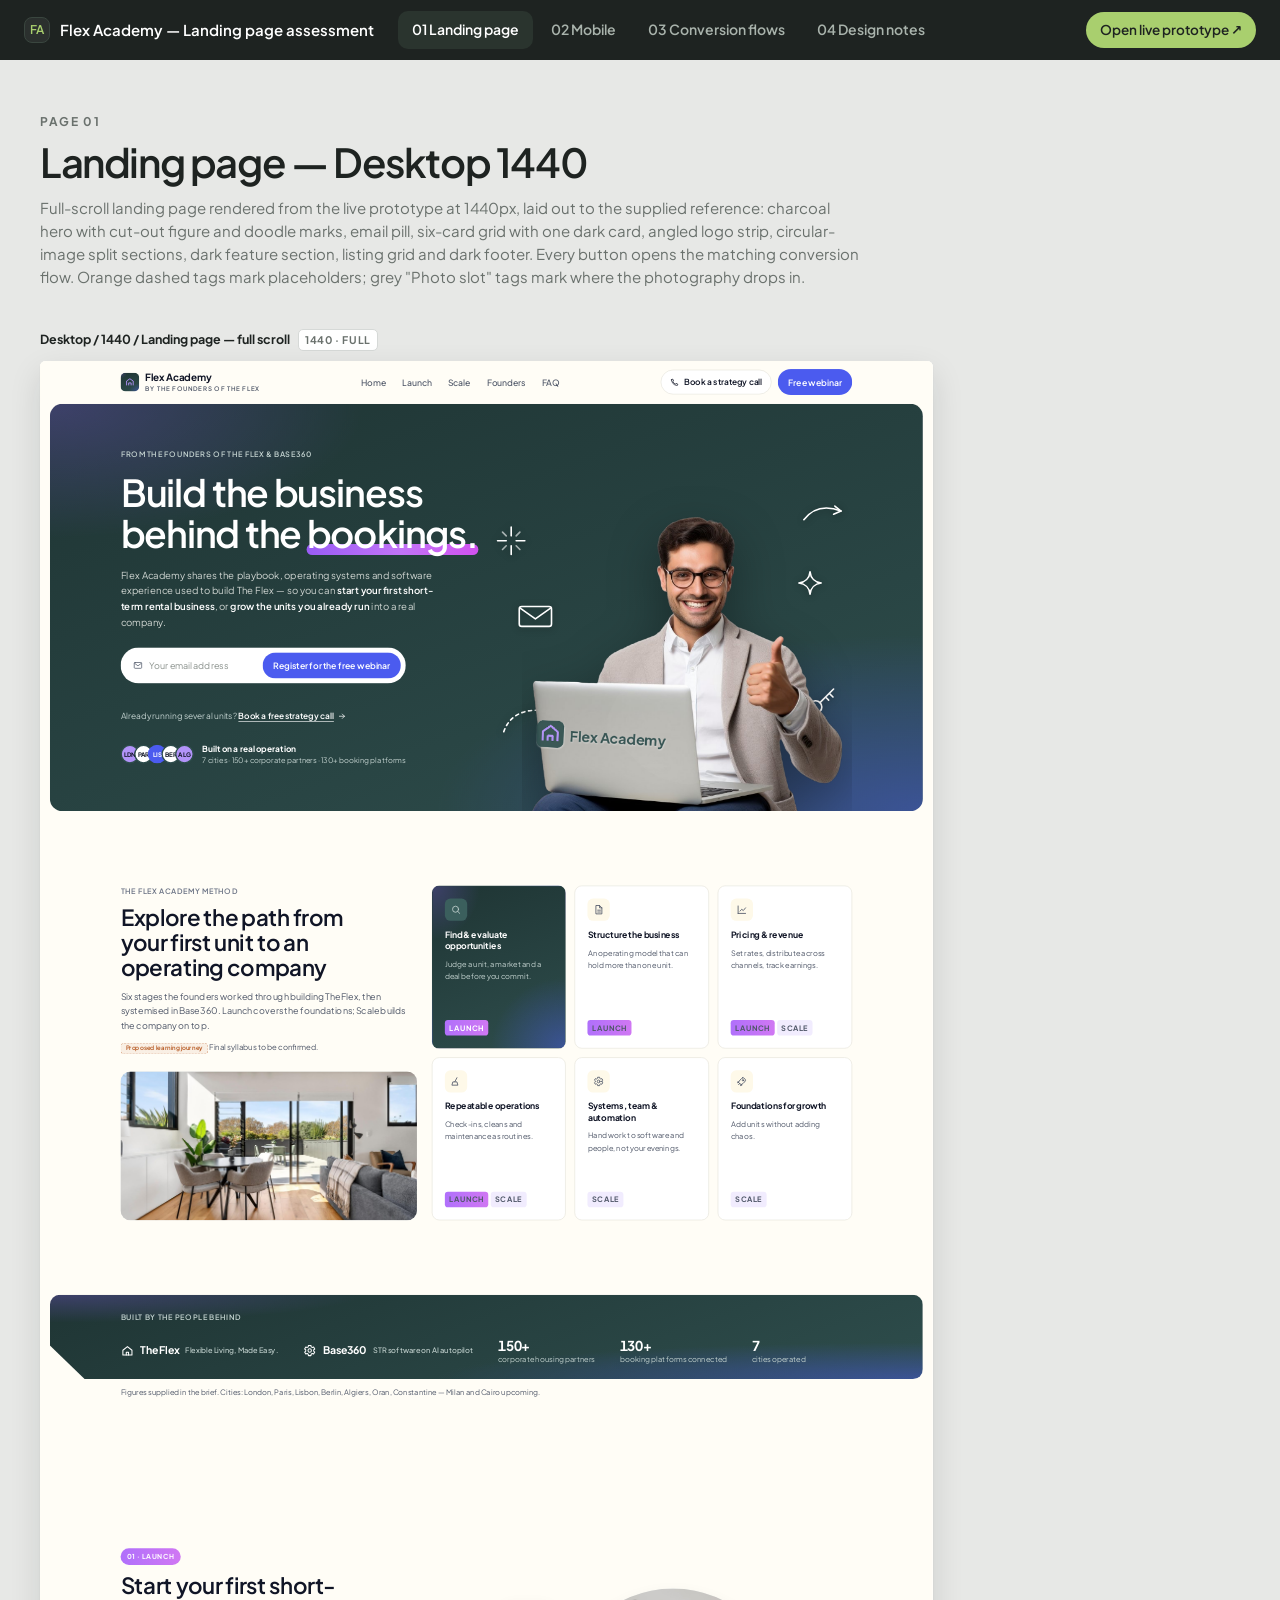
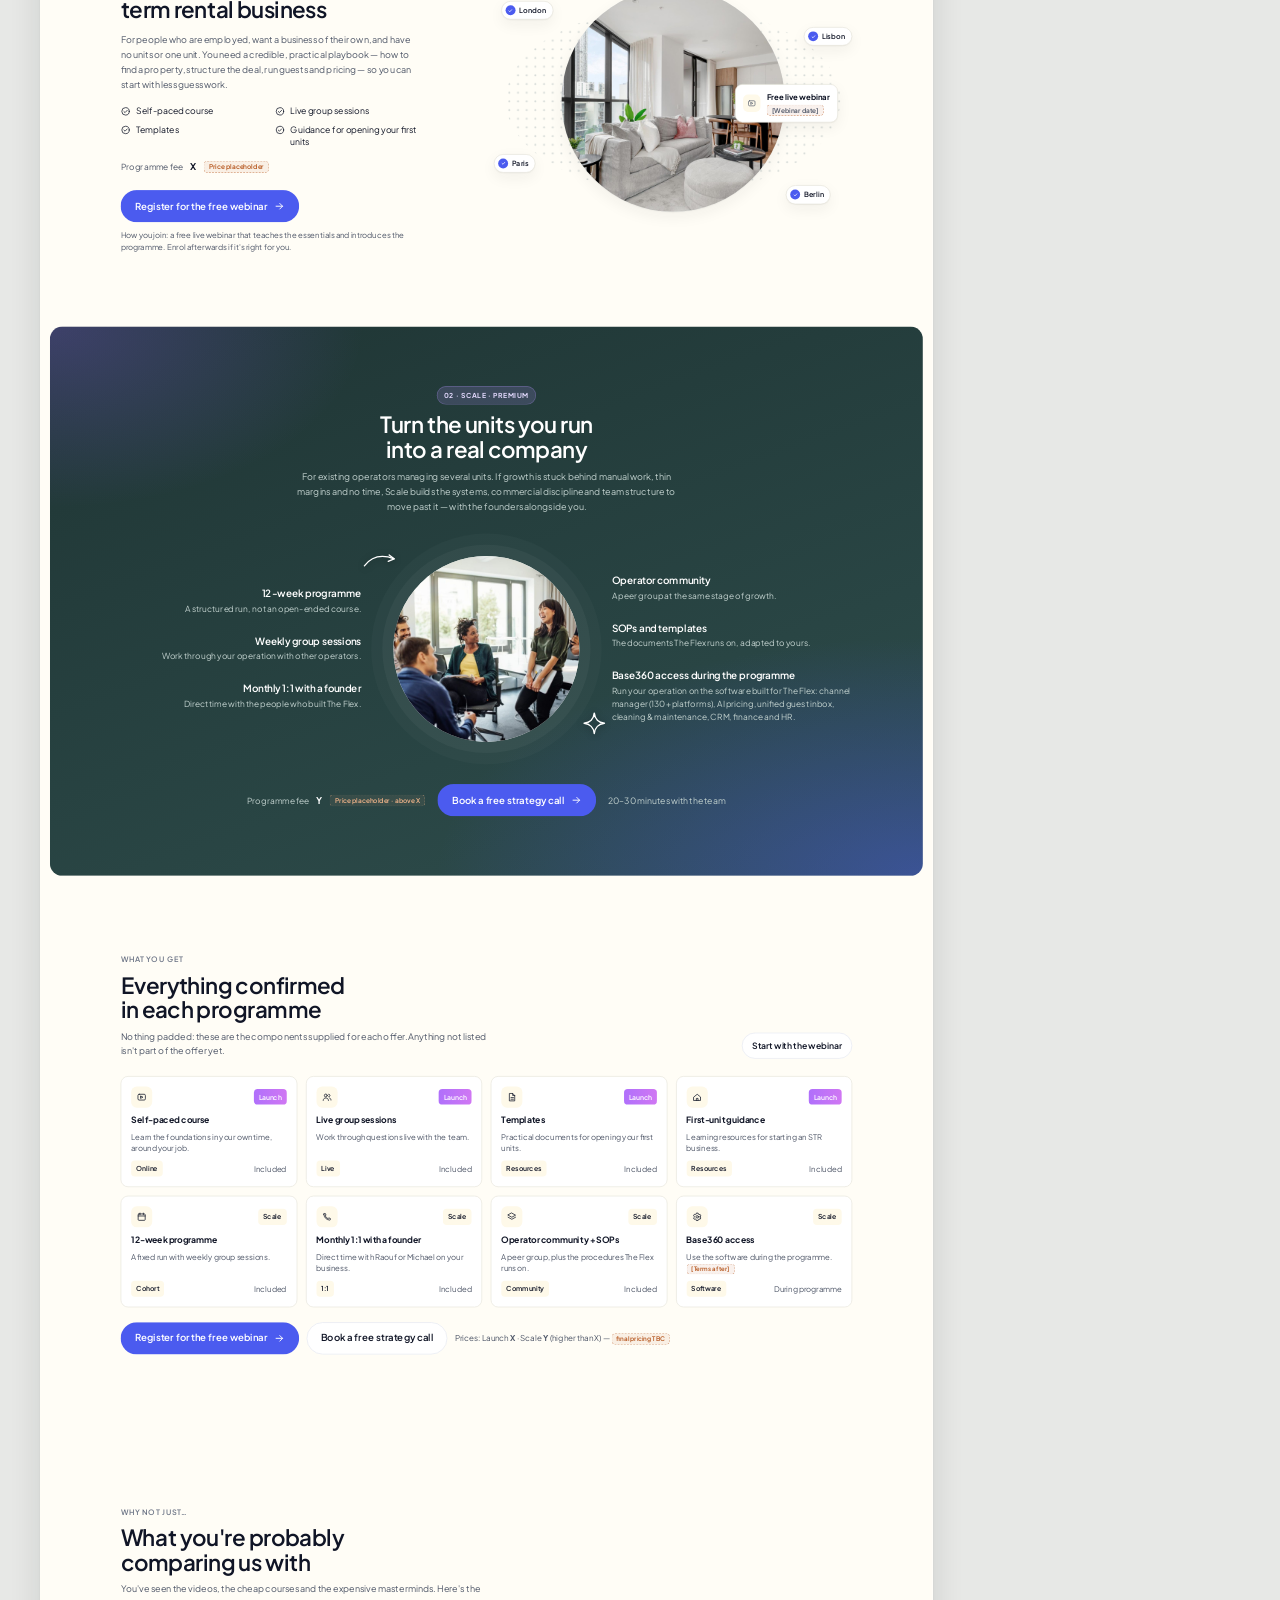
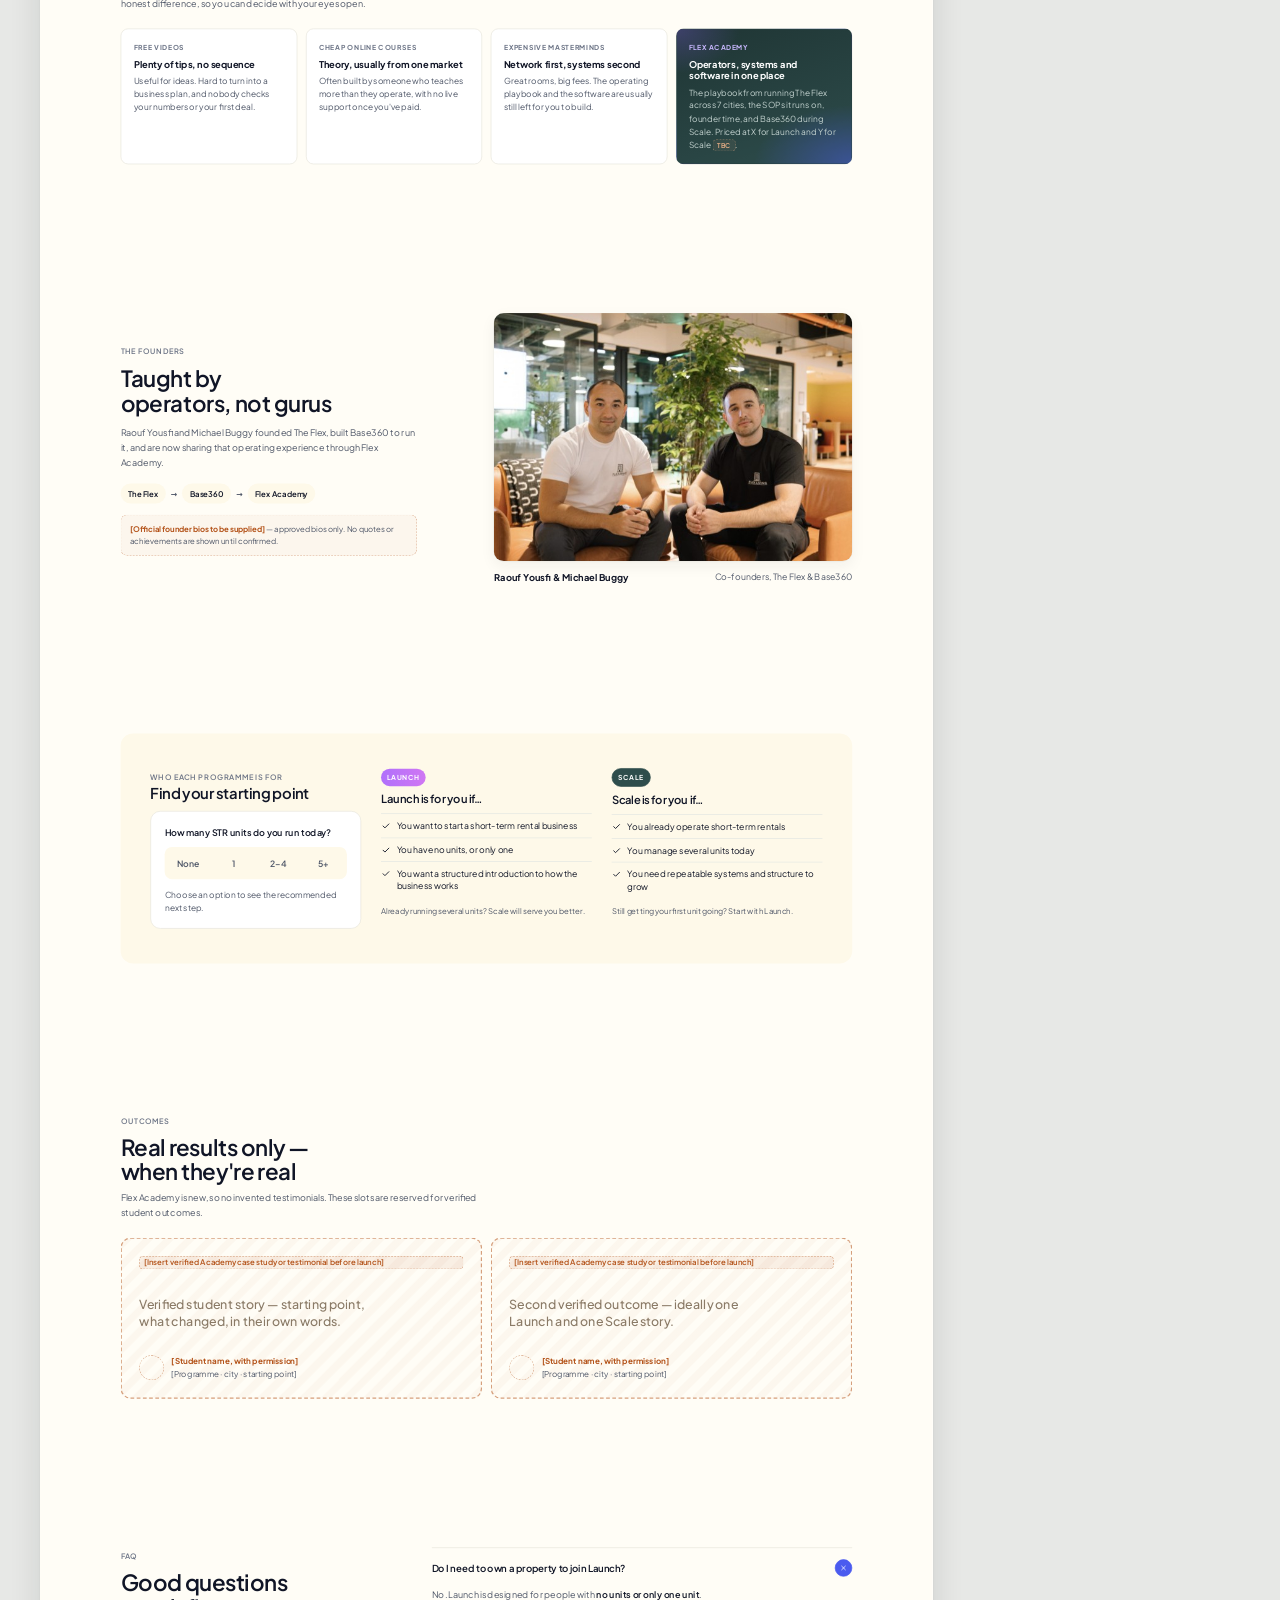
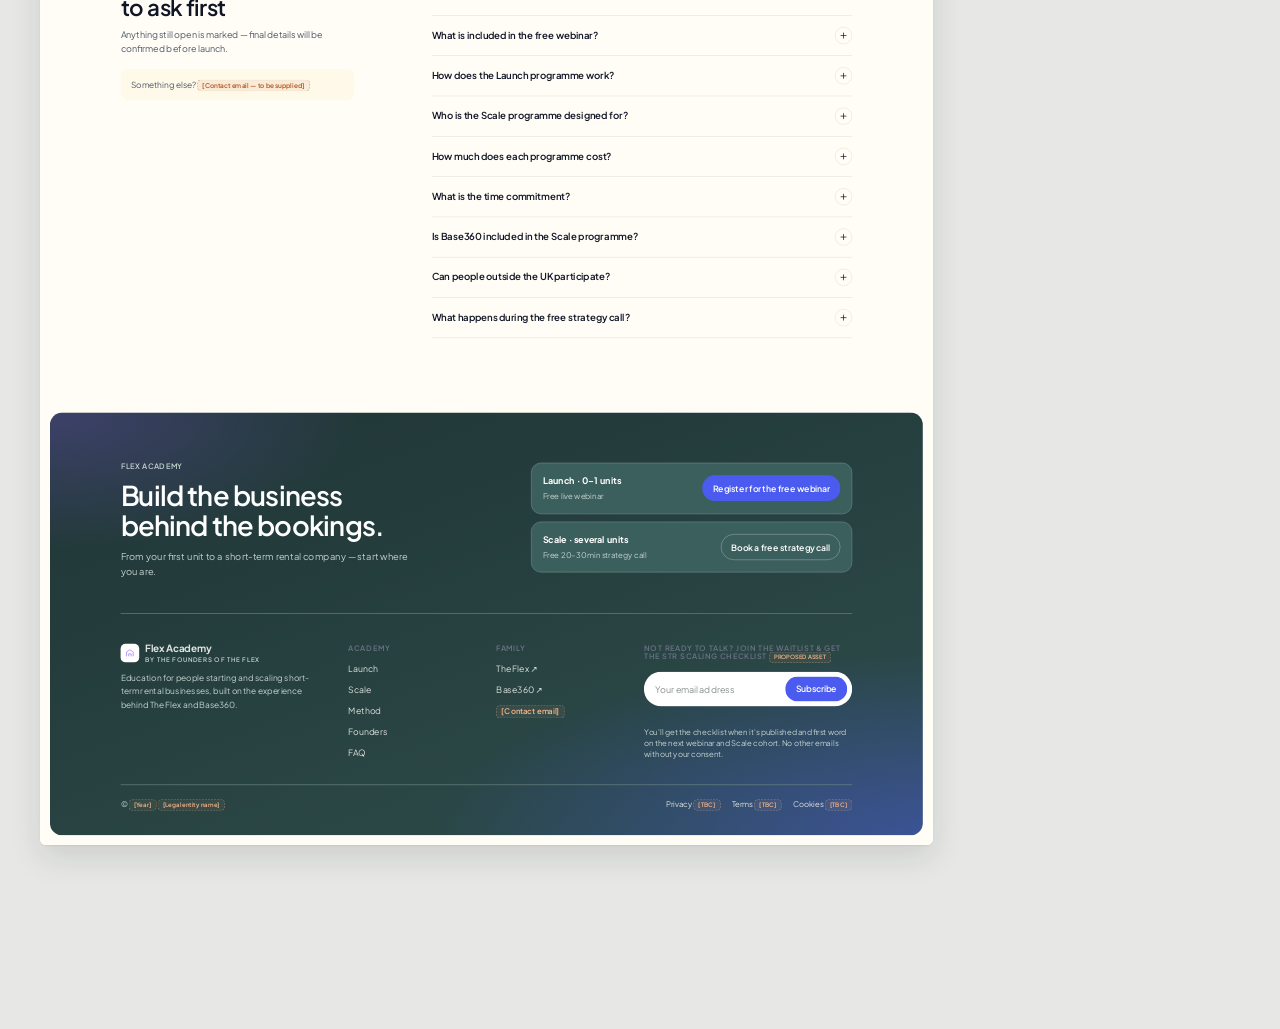
<file: flex-academy/board.html>
<!doctype html>
<html lang="en-GB">
<head>
<meta charset="utf-8">
<meta name="viewport" content="width=device-width, initial-scale=1">
<title>Flex Academy — Design board</title>
<style>
@font-face{font-family:"Plus Jakarta Sans";src:url(fonts/PlusJakartaSans-Latin.woff2) format("woff2");font-weight:400 700;font-display:swap}
:root{
  --canvas:#E7E8E6;--ink:#1E2321;--forest:#2B302E;--sage:#A9CF6E;--brass:#D8DFDA;--muted:#6A716D;--line:#D6D9D7;--paper:#F4F5F4;--placeholder:#B4541B;
  --f-sans:"Plus Jakarta Sans",ui-sans-serif,system-ui,sans-serif;--f-serif:var(--f-sans);
}
*{box-sizing:border-box}
body{margin:0;background:var(--canvas);color:var(--ink);font-family:var(--f-sans);font-size:15px;line-height:1.55;-webkit-font-smoothing:antialiased}
.serif{font-family:var(--f-sans);font-style:normal;font-weight:600;box-shadow:inset 0 -.32em 0 var(--sage)}
.top{position:sticky;top:0;z-index:10;background:var(--ink);color:#fff;display:flex;align-items:center;gap:24px;padding:0 24px;height:60px;overflow-x:auto}
.top .file{display:flex;align-items:center;gap:10px;font-weight:600;white-space:nowrap}
.top .file i{width:26px;height:26px;border-radius:8px;background:var(--forest);display:grid;place-items:center;font-style:normal;color:var(--sage);font-size:12px;border:1px solid #3A463F}
.tabs{display:flex;gap:4px}
.tabs a{color:#A9B3AC;text-decoration:none;font-size:14px;font-weight:600;padding:8px 14px;border-radius:10px;white-space:nowrap}
.tabs a:hover{color:#fff}
.tabs a[aria-current="page"]{background:#2A342E;color:#fff}
.top .open{margin-left:auto;color:var(--ink);background:var(--sage);text-decoration:none;font-weight:600;font-size:13.5px;padding:8px 14px;border-radius:999px;white-space:nowrap}
.page{display:none;padding:48px 40px 120px}
.page.on{display:block}
.page-head{max-width:1100px;margin-bottom:40px}
.page-head .k{font-size:12px;font-weight:700;letter-spacing:.14em;text-transform:uppercase;color:var(--muted)}
.page-head h1{margin:8px 0 0;font-size:40px;letter-spacing:-.035em;line-height:1.1;font-weight:600}
.page-head p{margin:12px 0 0;color:var(--muted);max-width:75ch}
.row{display:flex;flex-wrap:wrap;gap:40px 32px;align-items:flex-start;margin-bottom:64px}
.row-title{width:100%;display:flex;align-items:baseline;gap:14px;border-top:1px solid var(--line);padding-top:20px;margin-bottom:-12px}
.row-title h2{margin:0;font-size:20px;letter-spacing:-.02em}
.row-title span{color:var(--muted);font-size:14px}
.frame{display:flex;flex-direction:column;gap:10px}
.frame-label{font-size:12.5px;font-weight:600;color:#4A524D;display:flex;gap:8px;align-items:center;max-width:100%}
.frame-label b{font-weight:700;color:var(--ink)}
.frame-label .tag{font-size:10.5px;font-weight:700;letter-spacing:.06em;text-transform:uppercase;background:#fff;border:1px solid var(--line);padding:2px 6px;border-radius:5px;color:var(--muted)}
.vp{position:relative;overflow:hidden;background:#fff;border-radius:6px;box-shadow:0 1px 2px rgba(0,0,0,.06),0 12px 32px rgba(20,27,23,.12)}
.vp iframe{position:absolute;left:0;top:0;border:0;transform-origin:0 0;background:#fff}
.frame-note{font-size:13px;color:var(--muted);max-width:var(--nw,420px)}

/* Notes */
.notes{max-width:1200px;margin:0 auto;background:#fff;border-radius:10px;box-shadow:0 12px 32px rgba(20,27,23,.1);padding:56px;display:grid;grid-template-columns:repeat(12,1fr);gap:32px 40px}
.notes header{grid-column:1/-1;display:flex;justify-content:space-between;gap:24px;align-items:flex-end;border-bottom:1px solid #E6E1D7;padding-bottom:28px}
.notes header h1{margin:0;font-size:44px;letter-spacing:-.04em;line-height:1.05;font-weight:600}
.notes header p{margin:0;color:var(--muted);max-width:44ch}
.n{grid-column:span 6}
.n.w{grid-column:1/-1}
.n.t{grid-column:span 4}
.n h3{margin:0 0 10px;font-size:13px;font-weight:700;letter-spacing:.1em;text-transform:uppercase;color:var(--muted);display:flex;gap:10px;align-items:baseline}
.n h3 em{font-family:var(--f-serif);font-size:24px;letter-spacing:0;text-transform:none;color:#9A8F7C;font-weight:400}
.n p,.n li{font-size:15px;color:#2B332E}
.n p{margin:0 0 10px}
.n ul,.n ol{margin:0;padding-left:18px}
.n li{margin-bottom:6px}
.n b{color:var(--ink)}
.decisions{display:grid;grid-template-columns:repeat(3,1fr);gap:16px}
.decision{border:1px solid #E6E1D7;border-radius:14px;padding:20px;background:var(--paper)}
.decision b{display:block;font-size:17px;letter-spacing:-.015em;margin-bottom:6px}
.decision p{font-size:14.5px;margin:0}
.decision .why{margin-top:10px;font-size:13.5px;color:var(--muted)}
.callout{border-radius:14px;padding:20px;background:var(--forest);color:#fff}
.callout p{color:#D7DDD8}
.callout b{color:var(--sage)}
.tokens{display:grid;grid-template-columns:repeat(6,1fr);gap:10px}
.sw{border:1px solid #E6E1D7;border-radius:12px;overflow:hidden;font-size:12px}
.sw i{display:block;height:56px}
.sw span{display:block;padding:8px 10px;line-height:1.35}
.sw span b{display:block;font-size:12.5px}
.typespec{display:flex;flex-direction:column;gap:10px}
.typespec div{display:flex;justify-content:space-between;align-items:baseline;gap:16px;border-bottom:1px solid #EEE9DF;padding-bottom:10px}
.typespec small{color:var(--muted);font-size:12px;white-space:nowrap}
table.reg{width:100%;border-collapse:collapse;font-size:14px}
table.reg th,table.reg td{text-align:left;padding:10px 12px;border-bottom:1px solid #EEE9DF;vertical-align:top}
table.reg th{font-size:11.5px;letter-spacing:.08em;text-transform:uppercase;color:var(--muted)}
.ph{display:inline-block;font-weight:600;font-size:12px;color:var(--placeholder);background:rgba(180,84,27,.08);border:1px dashed rgba(180,84,27,.55);border-radius:6px;padding:1px 7px;white-space:nowrap}
.flow{display:flex;flex-wrap:wrap;gap:8px;align-items:center;font-size:13px}
.flow span{background:var(--paper);border:1px solid #E6E1D7;border-radius:8px;padding:5px 10px;font-weight:600}
.flow i{font-style:normal;color:var(--muted)}
@media (max-width:900px){.notes{padding:28px;grid-template-columns:1fr}.n,.n.t{grid-column:auto}.decisions,.tokens{grid-template-columns:1fr 1fr}.page{padding:32px 16px 80px}.notes header{flex-direction:column;align-items:flex-start}}
</style>
</head>
<body>
<div class="top">
  <div class="file"><i>FA</i>Flex Academy — Landing page assessment</div>
  <nav class="tabs" aria-label="Pages">
    <a href="#landing">01 Landing page</a>
    <a href="#mobile">02 Mobile</a>
    <a href="#flows">03 Conversion flows</a>
    <a href="#notes">04 Design notes</a>
  </nav>
  <a class="open" href="index.html" target="_blank" rel="noopener">Open live prototype ↗</a>
</div>

<section class="page" id="landing">
  <div class="page-head">
    <span class="k">Page 01</span>
    <h1>Landing page — Desktop 1440</h1>
    <p>Full-scroll landing page rendered from the live prototype at 1440px, laid out to the supplied reference: charcoal hero with cut-out figure and doodle marks, email pill, six-card grid with one dark card, angled logo strip, circular-image split sections, dark feature section, listing grid and dark footer. Every button opens the matching conversion flow. Orange dashed tags mark placeholders; grey "Photo slot" tags mark where the photography drops in.</p>
  </div>
  <div class="row" data-row></div>
</section>

<section class="page" id="mobile">
  <div class="page-head">
    <span class="k">Page 02</span>
    <h1>Mobile — 390</h1>
    <p>Mobile is recomposed rather than shrunk: the hero pill stacks into a full-width input and button, the six-card grid becomes two columns, the dark Scale section stacks its feature columns around the portrait, the listing grid becomes a single column, and a sticky CTA bar appears only once the hero CTA has scrolled away.</p>
  </div>
  <div class="row" data-row></div>
</section>

<section class="page" id="flows">
  <div class="page-head">
    <span class="k">Page 03</span>
    <h1>Conversion flows</h1>
    <p>Each frame shows the live component in a specific state. Read left to right. Flow A = Launch webinar registration. Flow B = Scale strategy call. Flow C = secondary checklist capture.</p>
  </div>
  <div class="row" data-row></div>
</section>

<section class="page" id="notes">
  <article class="notes">
    <header>
      <div><span class="k" style="font-size:12px;font-weight:700;letter-spacing:.14em;text-transform:uppercase;color:var(--muted)">Page 04 · Design notes</span>
      <h1>Build the business behind the <span class="serif">bookings.</span></h1></div>
      <p>One page, two entry points: Launch (0–1 units, free webinar) and Scale (several units, strategy call). The page's job is to help each visitor pick the right one and take that step.</p>
    </header>

    <section class="n">
      <h3><em>1</em> Audience &amp; why two paths</h3>
      <p><b>Launch</b> is for employed people with no units or one unit who want an income-generating business of their own. It's the larger audience and the cheaper entry offer, so it gets the primary visual weight: sage CTA, first position, and a low-commitment free webinar.</p>
      <p><b>Scale</b> is for operators with several units who are held back by manual work, thin margins and no time. It's the premium offer, so it gets a darker, premium treatment (forest and brass), a full value proposition and equal space in every decision section. It is never tucked into a dropdown or the footer.</p>
      <p>The two groups have different problems, so the page names both problems separately before it shows any offer.</p>
    </section>

    <section class="n">
      <h3><em>2</em> The Flex · Base360 · Flex Academy</h3>
      <p>The page tells one story in three steps: <b>Operate → Systemise → Teach</b>. The Flex brings hospitality and real photography (apartment image in the Launch section, city pins). Base360 brings systems and operational clarity (the method cards, the 130+ channel fact). Flex Academy sits on the supplied reference's charcoal / white / green system so it reads as a sibling brand rather than a copy of either parent.</p>
      <p>Neither parent logo was redesigned. Flex Academy uses a provisional wordmark with an endorsement line, "By the founders of The Flex".</p>
    </section>

    <section class="n w">
      <h3><em>3</em> Architecture &amp; conversion logic</h3>
      <div class="flow"><span>Nav (both CTAs)</span><i>→</i><span>Hero: email pill + Scale link</span><i>→</i><span>Method (6 cards)</span><i>→</i><span>Angled proof strip</span><i>→</i><span>Launch ★ (split + circle)</span><i>→</i><span>Scale ★ (dark section)</span><i>→</i><span>What you get (grid)</span><i>→</i><span>Why not the alternatives</span><i>→</i><span>Founders</span><i>→</i><span>Who it's for + unit selector</span><i>→</i><span>Outcomes (honest slots)</span><i>→</i><span>FAQ</span><i>→</i><span>Final CTA + footer + checklist</span></div>
      <p style="margin-top:14px">The first screen answers what the Academy is, who it's for and what to do next: the email pill is the low-friction Launch entry (it pre-fills the registration form), and the Scale link sits directly beneath it so operators aren't sent through the wrong funnel. The method cards and proof strip establish credibility before the offers. Launch and Scale then each get a full section with its own problem framing, components, price placeholder and CTA. The founders, qualification and FAQ sections handle the objections a visitor has after choosing a path.</p>
    </section>

    <section class="n w">
      <h3><em>4</em> Three key design decisions</h3>
      <div class="decisions">
        <div class="decision"><b>Email pill for Launch, text link for Scale — in the same hero</b><p>The reference's single email pill maps to the larger Launch audience: one field, one green button. Scale gets an explicit underlined link one line below, plus a permanent nav button.</p><p class="why">Why: the pill keeps the first action to a single field, while the Scale link means existing operators never have to hunt — and never register for a beginner webinar by mistake.</p></div>
        <div class="decision"><b>Light section = Launch, dark section = Scale</b><p>The reference alternates white and charcoal blocks. Launch takes the white split section with the circular image; Scale takes the dark section with the circular portrait. Green is reserved for the primary action and Launch tags.</p><p class="why">Why: the alternation the reference already has becomes meaning — visitors can tell which programme a section is about before reading it. Status is never shown by colour alone.</p></div>
        <div class="decision"><b>Honest placeholders as a design element</b><p>Prices X and Y, the webinar date, time slots, budget bands, bios and testimonials all use one dashed orange placeholder style. They're visible in the design, but the layout doesn't break when real content arrives.</p><p class="why">Why: credibility is the product. An unverified number would undermine the one thing the page needs visitors to believe.</p></div>
      </div>
    </section>

    <section class="n t">
      <h3><em>5</em> Trade-off / assumption</h3>
      <p><b>One primary action in the hero.</b> Following the reference, the hero has a single email pill. That's right for the larger Launch audience but gives Scale less first-screen weight than a two-button hero would. Mitigation: the Scale link sits directly under the pill, a Scale button is fixed in the nav and the mobile sticky bar, and Scale owns the page's only dark feature section.</p>
      <p><b>Assumption:</b> "several units" means 2 or more. The unit selector routes 0–1 → Launch and 2+ → Scale.</p>
    </section>

    <section class="n t">
      <h3><em>6</em> First experiment after launch</h3>
      <p><b>Hero A/B test:</b> the email pill hero (control) against a two-button hero with equal Launch / Scale CTAs and no email field (variant).</p>
      <p><b>Primary metric:</b> total qualified conversions (webinar registrations + booked calls). <b>Guardrail:</b> Scale call bookings must not drop, and neither should the share of callers who meet the "several units" criterion.</p>
      <p>This tests the page's biggest bet: whether a single-field pill converts more beginners than it costs in Scale bookings.</p>
    </section>

    <section class="n t">
      <div class="callout">
        <p style="margin:0 0 8px;font-size:12px;font-weight:700;letter-spacing:.12em;text-transform:uppercase;color:#A9B3AC">Flows at a glance</p>
        <p><b>A · Launch:</b> CTA → Name / Email / Country → validation → saving → confirmed + Add to calendar</p>
        <p><b>B · Scale:</b> CTA → units · target · city · budget → validation → calendar + slot + name/email → booked + Add to calendar</p>
        <p style="margin:0"><b>C · Checklist:</b> email → validation → "on the list"</p>
      </div>
    </section>

    <section class="n w">
      <h3><em>7</em> Unverified facts, placeholders &amp; assets to confirm</h3>
      <table class="reg">
        <thead><tr><th>Item</th><th>Status in design</th><th>Needed before launch</th></tr></thead>
        <tbody>
          <tr><td>Launch price / Scale price</td><td><span class="ph">X</span> <span class="ph">Y</span> (Y &gt; X)</td><td>Final pricing and currency display</td></tr>
          <tr><td>Webinar date, time, time zone, calendar links</td><td><span class="ph">[Webinar date]</span> <span class="ph">[Calendar link]</span></td><td>Schedule, webinar platform and ICS/Google/Outlook links</td></tr>
          <tr><td>Strategy call slots and availability</td><td>Illustrative weekday availability, <span class="ph">[Time slot n]</span></td><td>Scheduling tool (e.g. Calendly or HubSpot) and real availability</td></tr>
          <tr><td>Budget bands</td><td><span class="ph">[Range to be confirmed]</span></td><td>Bands approved by the Academy team</td></tr>
          <tr><td>Founder photographs and bios</td><td>Silhouette placeholders + <span class="ph">[Official bios]</span></td><td>Official, approved portraits and bios</td></tr>
          <tr><td>Photography</td><td>Hero figure (<code>hero-person.png</code>, background removed, Flex Academy wordmark composited on the laptop lid), two interiors (<code>launch-apartment.jpg</code>, <code>method-apartment.jpg</code>) and the team photo (<code>scale-team.jpg</code>, Getty 875599880) are <b>stock images supplied via the repo — not made by the designer</b>. <code>founders.jpg</code> is the supplied photo of Raouf Yousfi and Michael Buggy.</td><td>Confirm the Getty licence and the two interior licences; replace interiors with official The Flex photography; supply a higher-resolution founders photo and confirm who is left/right.</td></tr>
          <tr><td>Testimonials / case studies</td><td><span class="ph">[Insert verified Academy case study…]</span></td><td>Verified student outcomes, with permission</td></tr>
          <tr><td>STR scaling checklist</td><td>Waitlist capture, <span class="ph">Proposed launch asset</span></td><td>The checklist itself, plus ESP integration</td></tr>
          <tr><td>Proof strip: 150+ partners, 130+ platforms, 7 cities</td><td>From the brief</td><td>Confirm current figures with The Flex / Base360 (official sites were not reachable from the design environment)</td></tr>
          <tr><td>Brand colours and fonts</td><td>Proposed tokens (below)</td><td>Check against the official brand guidelines</td></tr>
          <tr><td>Legal: entity, privacy, terms, contact email</td><td><span class="ph">[Placeholder]</span></td><td>Legal copy and contact details</td></tr>
          <tr><td>Method (6 steps), Launch duration and weekly hours</td><td><span class="ph">Proposed learning journey</span>, "Not specified"</td><td>Confirmed syllabus and programme terms</td></tr>
        </tbody>
      </table>
    </section>

    <section class="n w">
      <h3><em>8</em> Proposed offer structure <span style="font-weight:500;letter-spacing:0;text-transform:none;color:var(--placeholder)">— recommendation, not confirmed offer</span></h3>
      <div class="decisions">
        <div class="decision"><b>Launch: add a fixed start and a finish line</b><p>Confirmed: self-paced course, live group sessions, templates. Recommended: run the live sessions as a 4–6 week cohort with a named "first unit live" milestone, so the offer has a date, not just content.</p><p class="why">Why: the 9-to-5 leaver buys momentum. A deadline also gives the webinar a concrete thing to close towards.</p></div>
        <div class="decision"><b>Scale: lead with the founder 1:1 and Base360</b><p>Confirmed: 12 weeks, weekly group, monthly founder 1:1, community, SOPs, Base360 access. Recommended: present it as "operating your business on The Flex's stack for 12 weeks" and state clearly what happens to Base360 access at the end.</p><p class="why">Why: for an early operator the software and founder time are the two things YouTube and masterminds can't offer; the end-of-programme terms are the first objection on the call.</p></div>
        <div class="decision"><b>Bridge: a Launch → Scale path</b><p>Recommended: a stated upgrade route (Launch fee credited against Scale, or a Launch-graduate cohort) so the two offers read as one journey.</p><p class="why">Why: it makes the "one academy, two entry points" story literal and gives Launch graduates a next step without a second cold sale.</p></div>
      </div>
    </section>

    <section class="n">
      <h3>With two more days</h3>
      <ul>
        <li><b>Real assets in.</b> Official Flex photography in place of the stock interiors and team photo, a higher-resolution founders image, a genuine Base360 screenshot in the Scale section, and testimonials from theflex.global / base360.ai in the outcomes slots if approved for Academy use.</li>
        <li><b>Webinar and call pages.</b> A short webinar landing (agenda, host, time-zone picker) and a post-booking prep page for Scale, so the confirmations hand off somewhere useful.</li>
        <li><b>Motion.</b> Prototype the hero concept properly (figure rises, underline draws, doodles pop — a first pass is already in the live page) and a scroll-triggered reveal for the six method cards.</li>
        <li><b>Dark-mode alternative</b> for the Launch split section, to test whether the light/dark = Launch/Scale code survives inversion.</li>
        <li><b>Copy pass with the founders</b> on the alternatives section and FAQ, replacing the last placeholders with confirmed answers.</li>
      </ul>
    </section>

    <section class="n">
      <h3>Loom outline (≤ 5 min)</h3>
      <ol>
        <li><b>0:00 Who it's for.</b> Two people, two offers. The 9-to-5 leaver (Launch) is the bigger market and leads: primary pill in the hero, first section after the strip. The early operator (Scale) is premium: the page's only dark feature section, a permanent nav button, the link under the hero pill.</li>
        <li><b>0:45 Structure.</b> Hero → method → proof strip → Launch → Scale → what you get → alternatives → founders → who it's for → outcomes → FAQ → final CTA + footer. Trust before offers; each offer with its own problem, components, price placeholder and CTA; act at any scroll depth.</li>
        <li><b>1:45 Three brands, one story.</b> Operate (The Flex) → Systemise (Base360) → Teach (Academy). Sibling, not copy: the reference's charcoal / white / green system, real facts only.</li>
        <li><b>2:30 Three decisions.</b> (1) Email pill for Launch + text link for Scale in one hero. (2) Light = Launch, dark = Scale, carried through the page. (3) Honest placeholders as a visible design element — no invented prices, dates, reviews or photos.</li>
        <li><b>3:45 Flows.</b> Launch: 3 fields → saving → confirmed with add-to-calendar. Scale: 4-question qualifier → calendar + slot + time zone → booked. Secondary: waitlist / checklist.</li>
        <li><b>4:30 First test.</b> Pill hero vs two-button hero; metric = total qualified conversions, guardrail = Scale bookings don't drop.</li>
      </ol>
    </section>

    <section class="n">
      <h3>Proposed tokens</h3>
      <div class="tokens">
        <div class="sw"><i style="background:#2B302E"></i><span><b>Charcoal</b>#2B302E</span></div>
        <div class="sw"><i style="background:#1E2321"></i><span><b>Ink</b>#1E2321</span></div>
        <div class="sw"><i style="background:#A9CF6E"></i><span><b>Green</b>#A9CF6E · action</span></div>
        <div class="sw"><i style="background:#EAF3DC"></i><span><b>Green soft</b>#EAF3DC · Launch tag</span></div>
        <div class="sw"><i style="background:#F4F5F4"></i><span><b>Surface</b>#F4F5F4</span></div>
        <div class="sw"><i style="background:#FFFFFF;border-bottom:1px solid #E6E1D7"></i><span><b>White</b>#FFFFFF</span></div>
      </div>
      <p style="margin-top:12px;font-size:13.5px;color:var(--muted)">The charcoal / white / green system is taken from the supplied reference. All pairings pass WCAG AA: ink on green is 9.0:1, muted text #6A716D on white is 5.0:1, and #B6BDB9 on charcoal is 7.0:1. Radii are 8, 12, 16 and 20; spacing uses a 4/8 base; the grid is 12 columns with an 1180px container; mobile has 20px margins, 44px+ touch targets and 16px inputs, so iOS doesn't zoom on focus.</p>
    </section>
    <section class="n">
      <h3>Type</h3>
      <div class="typespec">
        <div><span style="font-size:40px;letter-spacing:-.03em;font-weight:600;line-height:1">Display <span class="serif">accent</span></span><small>Jakarta 600 · 60/65 · −3%</small></div>
        <div><span style="font-size:28px;letter-spacing:-.02em;font-weight:600">Section heading</span><small>Jakarta 600 · 36/40</small></div>
        <div><span style="font-size:16px">Body copy for reading comfortably</span><small>Jakarta 400 · 16/26</small></div>
        <div><span style="font-size:12px;font-weight:600;letter-spacing:.08em;text-transform:uppercase">Eyebrow label</span><small>Jakarta 600 · 12 · +8%</small></div>
      </div>
      <p style="margin-top:12px;font-size:13.5px;color:var(--muted)">One family, Plus Jakarta Sans (self-hosted, SIL OFL), matching the geometric sans in the reference. The green underline marks the single accent word in the hero and final headline. It can be swapped for official brand fonts once those are confirmed.</p>
    </section>
  </article>
</section>

<script>
var W = window;
var FRAMES = {
  landing: [
    {title:'Desktop / 1440 / Landing page — full scroll', q:'', w:1440, full:true, s:.62}
  ],
  mobile: [
    {title:'Mobile / 390 / 01 Hero', q:'', w:390, h:844, s:1, note:'Two doors stack: Launch stays dominant with a full-width CTA, and Scale compresses into a secondary tier with its own CTA. The image follows the CTAs so both actions fit above the fold.'},
    {title:'Mobile / 390 / 02 Launch section', q:'&at=launch&offset=0', w:390, h:1400, s:.82, note:'Copy first, then the circular image with city pins; checklist collapses to one column and the CTA goes full width.'},
    {title:'Mobile / 390 / 02b Scale section', q:'&at=scale&offset=0', w:390, h:1500, s:.82, note:'The three-column dark layout stacks: intro, portrait, then the six programme components in one column.'},
    {title:'Mobile / 390 / Full scroll (reference)', q:'', w:390, full:true, s:.5, note:'Complete mobile page for reference.'}
  ],
  flows: [
    {row:'Flow A — Launch: Register for the free webinar', sub:'Starts from any "Register for the free webinar" CTA'},
    {title:'A1 · CTA entry (pressed state)', q:'&flow=launch&state=entry', w:1440, h:900, s:.36},
    {title:'A2 · Registration form — Name · Email · Country', q:'&flow=launch&state=filled', w:1440, h:900, s:.36},
    {title:'A2b · Validation error', q:'&flow=launch&state=error', w:1440, h:900, s:.36},
    {title:'A3 · Submitting / loading', q:'&flow=launch&state=loading', w:1440, h:900, s:.36},
    {title:'A4 · Confirmation + Add to calendar', q:'&flow=launch&state=done', w:1440, h:900, s:.36},
    {row:'Flow B — Scale: Book a free strategy call', sub:'Qualification → calendar → confirmation'},
    {title:'B1 · CTA entry (pressed state)', q:'&flow=scale&state=entry', w:1440, h:900, s:.36},
    {title:'B2 · Qualification form', q:'&flow=scale&state=filled', w:1440, h:900, s:.36},
    {title:'B2b · Validation error', q:'&flow=scale&state=error', w:1440, h:900, s:.36},
    {title:'B3a · Calendar — date selected', q:'&flow=scale&state=calendar', w:1440, h:900, s:.36},
    {title:'B3b · Slot selected + invite details', q:'&flow=scale&state=slot', w:1440, h:900, s:.36},
    {title:'B4 · Booking confirmed', q:'&flow=scale&state=done', w:1440, h:900, s:.36},
    {row:'Flow C — Secondary: STR scaling checklist', sub:'Email capture in the final CTA section · marked as a proposed launch asset'},
    {title:'C1 · Checklist capture (footer)', q:'&at=checklist&offset=200', w:1440, h:640, s:.5},
    {title:'C1b · Invalid email', q:'&flow=checklist&state=error&at=checklist&offset=200', w:1440, h:640, s:.5},
    {title:'C2 · Added to list', q:'&flow=checklist&state=done&at=checklist&offset=200', w:1440, h:640, s:.5},
    {row:'Mobile flows — 390', sub:'Dialogs become full-screen sheets with a sticky action bar'},
    {title:'A2m · Registration', q:'&flow=launch&state=filled', w:390, h:844, s:.6},
    {title:'A2bm · Error', q:'&flow=launch&state=error', w:390, h:844, s:.6},
    {title:'A3m · Loading', q:'&flow=launch&state=loading', w:390, h:844, s:.6},
    {title:'A4m · Confirmed', q:'&flow=launch&state=done', w:390, h:844, s:.6},
    {title:'B2m · Qualification', q:'&flow=scale&state=filled', w:390, h:844, s:.6},
    {title:'B3m · Calendar', q:'&flow=scale&state=slot', w:390, h:844, s:.6},
    {title:'B4m · Booked', q:'&flow=scale&state=done', w:390, h:844, s:.6},
    {title:'C1m · Checklist', q:'&at=checklist&offset=80', w:390, h:844, s:.6}
  ]
};
var built = {}, uid = 0, frames = {};
function build(page){
  if (built[page] || !FRAMES[page]) return; built[page] = true;
  var host = document.querySelector('#'+page+' [data-row]'), html = '';
  FRAMES[page].forEach(function(f){
    if (f.row){ html += '<div class="row-title"><h2>'+f.row+'</h2><span>'+f.sub+'</span></div>'; return; }
    var id = 'f'+(uid++), h = f.h || 900; frames[id] = f;
    var src = 'index.html?embed&id='+id+f.q;
    html += '<figure class="frame" style="margin:0"><figcaption class="frame-label"><b>'+f.title+'</b><span class="tag">'+f.w+(f.full?' · full':'')+'</span></figcaption>'+
      '<div class="vp" id="vp-'+id+'" style="width:'+(f.w*f.s)+'px;height:'+(h*f.s)+'px"><iframe title="'+f.title+'" src="'+src+'" style="width:'+f.w+'px;height:'+h+'px;transform:scale('+f.s+')" loading="lazy"></iframe></div>'+
      (f.note ? '<p class="frame-note" style="--nw:'+Math.max(300, f.w*f.s)+'px">'+f.note+'</p>' : '')+'</figure>';
  });
  host.innerHTML = html;
}
W.addEventListener('message', function(e){
  var d = e.data; if (!d || !d.fa || !frames[d.id] || !frames[d.id].full) return;
  var f = frames[d.id], vp = document.getElementById('vp-'+d.id);
  vp.style.height = (d.h*f.s)+'px'; vp.querySelector('iframe').style.height = d.h+'px';
});
function show(){
  var page = (location.hash || '#landing').slice(1);
  if (!document.getElementById(page)) page = 'landing';
  document.querySelectorAll('.page').forEach(function(p){ p.classList.toggle('on', p.id === page); });
  document.querySelectorAll('.tabs a').forEach(function(a){ if (a.getAttribute('href') === '#'+page) a.setAttribute('aria-current','page'); else a.removeAttribute('aria-current'); });
  build(page); scrollTo(0,0);
}
W.addEventListener('hashchange', show); show();
</script>
</body>
</html>
</file>
<file: css/tokens.css>
/* SolveCo homepage concept — design tokens
   Brand palette: white, red and black (per client direction and the logo).
   One documented departure: filled buttons and red text on white use a
   slightly darker red (#cf3b3c) because the logo red on white is 3.9:1. */
:root {
  --red: #e34d4e;
  --red-ink: #cf3b3c;
  --red-deep: #b73233;
  --red-light: #f07476;
  --red-tint: #fdeeee;
  --white: #ffffff;

  --black: #0d0f12;
  --black-900: #15181c;
  --black-800: #1d2126;
  --black-700: #2a2f36;
  --grey-500: #6b7280;
  --grey-300: #c3c8ce;
  --grey-100: #e6e9ec;

  --ink: #0d0f12;
  --ink-soft: #3d444c;
  --ink-muted: #6b7280;
  --bg: #ffffff;
  --bg-soft: #f4f5f7;
  --bg-tint: #eceef1;
  --line: #e1e4e8;
  --line-strong: #c3c8ce;
  --on-dark: #e6e9ec;
  --on-dark-muted: #a9b0b8;
  --focus: #ffb703;
  --error: #b12a2b;

  --font-display: "Plus Jakarta Sans", "Inter", system-ui, sans-serif;
  --font-body: "Inter", system-ui, -apple-system, "Segoe UI", Roboto, Arial, sans-serif;

  --text-xs: 0.8125rem;
  --text-sm: 0.9375rem;
  --text-base: 1.0625rem;
  --text-lg: 1.1875rem;
  --text-xl: clamp(1.25rem, 1.1rem + 0.6vw, 1.5rem);
  --text-2xl: clamp(1.75rem, 1.3rem + 1.6vw, 2.75rem);
  --text-3xl: clamp(2.25rem, 1.5rem + 2.6vw, 3.9rem);

  --leading-tight: 1.08;
  --leading-snug: 1.2;
  --leading-body: 1.6;

  --space-1: 0.25rem; --space-2: 0.5rem; --space-3: 0.75rem; --space-4: 1rem;
  --space-5: 1.5rem; --space-6: 2rem; --space-7: 3rem; --space-8: 4rem;
  --section-y: clamp(3.5rem, 2.5rem + 4vw, 6.5rem);
  --gutter: clamp(1rem, 0.5rem + 2.5vw, 3rem);

  --content-max: 90rem;   /* 1440px: fills wide screens */
  --prose-max: 42rem;

  --radius-sm: 8px; --radius-md: 14px; --radius-lg: 22px; --radius-pill: 999px;
  --shadow-md: 0 10px 30px rgba(13, 15, 18, 0.14);
  --shadow-lg: 0 24px 60px rgba(13, 15, 18, 0.3);
  --ease: 180ms ease;

  --topbar-h: 2.5rem;
  --header-h: 5rem;
}
</file>
<file: css/styles.css>
/* SolveCo homepage concept — components & layout. Tokens live in tokens.css. */
@font-face { font-family: "Inter"; font-style: normal; font-weight: 100 900; font-display: swap; src: url("../fonts/Inter-Latin.woff2") format("woff2"); }
@font-face { font-family: "Plus Jakarta Sans"; font-style: normal; font-weight: 200 800; font-display: swap; src: url("../fonts/PlusJakartaSans-Latin.woff2") format("woff2"); }

/* ---------- Base ---------- */
*, *::before, *::after { box-sizing: border-box; }
html { -webkit-text-size-adjust: 100%; scroll-behavior: smooth; scroll-padding-top: calc(var(--header-h) + 1rem); }
body { margin: 0; font-family: var(--font-body); font-size: var(--text-base); line-height: var(--leading-body); color: var(--ink); background: var(--bg); -webkit-font-smoothing: antialiased; overflow-x: clip; }
body.nav-open { overflow: hidden; }
h1, h2, h3, h4 { font-family: var(--font-display); font-weight: 700; line-height: var(--leading-snug); letter-spacing: -0.02em; margin: 0 0 var(--space-4); overflow-wrap: break-word; }
h1 { font-size: var(--text-3xl); line-height: var(--leading-tight); letter-spacing: -0.03em; }
h2 { font-size: var(--text-2xl); }
h3 { font-size: var(--text-xl); }
p { margin: 0 0 var(--space-4); }
ul, ol { margin: 0; padding: 0; list-style: none; }
a { color: var(--red-ink); text-underline-offset: 0.15em; }
a:hover { color: var(--red-deep); }
img, svg { max-width: 100%; height: auto; display: block; }
button { font: inherit; color: inherit; }
:focus-visible { outline: 3px solid var(--focus); outline-offset: 3px; border-radius: var(--radius-sm); }
.visually-hidden { position: absolute !important; width: 1px; height: 1px; padding: 0; margin: -1px; overflow: hidden; clip: rect(0 0 0 0); white-space: nowrap; border: 0; }
.skip-link { position: absolute; top: -100%; left: var(--space-4); z-index: 100; padding: var(--space-3) var(--space-4); background: var(--red-ink); color: var(--white); font-weight: 600; text-decoration: none; border-radius: 0 0 var(--radius-sm) var(--radius-sm); }
.skip-link:focus { top: 0; }

.container { width: 100%; max-width: var(--content-max); margin-inline: auto; padding-inline: var(--gutter); }
.prose { max-width: var(--prose-max); }
.lede { font-size: var(--text-lg); color: var(--ink-soft); }
.section { padding-block: var(--section-y); }
.section-head { margin-bottom: clamp(2rem, 1.5rem + 2vw, 3.5rem); }
.section-head p { max-width: var(--prose-max); }
.section-head.split { display: grid; grid-template-columns: minmax(0, 7fr) minmax(0, 5fr); gap: var(--space-6); align-items: end; }
.section-head.split .lede { margin: 0; }
.section-head.split p { max-width: none; }
.section-head.center { text-align: center; }
.section-head.center p { margin-inline: auto; }
.on-dark { color: var(--on-dark); }
.on-dark h2, .on-dark h3 { color: var(--white); }
.on-dark .lede { color: var(--on-dark); }

.tag { display: inline-flex; align-items: center; gap: 0.5rem; padding: 0.4rem 0.9rem; border: 1px solid var(--line-strong); border-radius: var(--radius-pill); font-family: var(--font-display); font-size: var(--text-xs); font-weight: 600; letter-spacing: 0.02em; color: var(--ink); background: var(--white); margin-bottom: var(--space-4); }
.tag::before { content: ""; width: 0.5rem; height: 0.5rem; background: var(--red); border-radius: 1px; transform: rotate(45deg); }
.on-dark .tag { color: var(--white); background: rgba(255,255,255,0.06); border-color: rgba(255,255,255,0.22); }

/* ---------- Buttons ---------- */
.btn { display: inline-flex; align-items: center; justify-content: center; gap: 0.6rem; min-height: 3.25rem; padding: 0.8rem 1.5rem; border: 1.5px solid transparent; border-radius: var(--radius-pill); font-family: var(--font-display); font-weight: 700; font-size: var(--text-sm); line-height: 1.2; text-decoration: none; cursor: pointer; transition: background-color var(--ease), color var(--ease), border-color var(--ease); }
.btn svg { width: 1.1rem; height: 1.1rem; flex: none; }
.btn .dot { width: 1.5rem; height: 1.5rem; border-radius: 50%; flex: none; display: inline-grid; place-items: center; margin-right: -0.5rem; }
.btn .dot svg { width: 0.8rem; height: 0.8rem; }
.btn-primary { background: var(--red-ink); color: var(--white); border-color: var(--red-ink); }
.btn-primary:hover { background: var(--red-deep); border-color: var(--red-deep); color: var(--white); }
.btn-primary .dot { background: var(--white); color: var(--red-ink); }
.btn-secondary { background: transparent; color: var(--ink); border-color: var(--line-strong); }
.btn-secondary:hover { border-color: var(--ink); color: var(--ink); }
.btn-dark { background: var(--black-900); color: var(--white); border-color: var(--black-900); }
.btn-dark:hover { background: var(--black); border-color: var(--black); color: var(--white); }
.btn-dark .dot { background: var(--red); color: var(--white); }
.btn-inverse { background: var(--white); color: var(--black-900); border-color: var(--white); }
.btn-inverse:hover { background: var(--grey-100); border-color: var(--grey-100); color: var(--black-900); }
.btn-inverse .dot { background: var(--red); color: var(--white); }
.btn-outline-inverse { background: transparent; color: var(--white); border-color: rgba(255,255,255,0.45); }
.btn-outline-inverse:hover { border-color: var(--white); color: var(--white); }
.text-link { display: inline-flex; align-items: center; gap: 0.5rem; min-height: 2.75rem; font-family: var(--font-display); font-weight: 700; font-size: var(--text-sm); text-decoration: none; color: var(--red-ink); }
.text-link .dot { width: 1.5rem; height: 1.5rem; border-radius: 50%; background: var(--red-ink); color: var(--white); display: inline-grid; place-items: center; transition: transform var(--ease); }
.text-link .dot svg { width: 0.8rem; height: 0.8rem; }
.text-link:hover { color: var(--red-deep); text-decoration: underline; }
.text-link:hover .dot { transform: translateX(3px); }
.on-dark .text-link { color: var(--white); }
.on-dark .text-link .dot { background: var(--red); }
.chip { width: 2.75rem; height: 2.75rem; border-radius: 50%; display: grid; place-items: center; flex: none; background: var(--red); color: var(--white); }
.chip svg { width: 1.35rem; height: 1.35rem; }
.chip-ink { background: var(--black-900); }

/* ---------- Logo ---------- */
.logo { display: inline-block; text-decoration: none; line-height: 0; }
.logo svg { height: 2.75rem; width: auto; }
.logo .l-solve { fill: var(--white); }
.logo .l-co { fill: none; stroke: var(--red); }
.logo .l-tag { fill: var(--white); }
.logo .l-mark { fill: var(--red); }

/* ---------- Concept banner ---------- */
.concept-banner { background: var(--red-ink); color: var(--white); font-size: var(--text-xs); line-height: 1.45; text-align: center; padding: var(--space-2) var(--gutter); margin: 0; }
.concept-banner strong { color: var(--white); }

/* ---------- Top bar ---------- */
.topbar { background: var(--black); color: var(--on-dark); font-size: var(--text-xs); }
.topbar-inner { display: flex; align-items: center; justify-content: space-between; gap: var(--space-4); min-height: var(--topbar-h); }
.topbar ul { display: flex; align-items: center; gap: var(--space-4); flex-wrap: wrap; }
.topbar a { color: var(--on-dark); text-decoration: none; display: inline-flex; align-items: center; gap: 0.4rem; min-height: 2.5rem; }
.topbar a:hover { color: var(--white); text-decoration: underline; }
.topbar li svg { width: 0.95rem; height: 0.95rem; color: var(--red); flex: none; }
.topbar .social { gap: 0.25rem; }
.topbar .social a { width: 2.5rem; justify-content: center; }
.topbar .social a svg { color: var(--on-dark); width: 1rem; height: 1rem; }
.topbar .social a:hover svg { color: var(--white); }
.topbar-right { display: flex; align-items: center; gap: var(--space-4); }
.lang { display: flex; align-items: center; gap: 0.25rem; padding: 0.15rem; border: 1px solid rgba(255,255,255,0.18); border-radius: var(--radius-pill); }
.lang button { display: inline-flex; align-items: center; gap: 0.4rem; min-height: 2rem; padding: 0 0.7rem; background: transparent; border: 0; border-radius: var(--radius-pill); color: var(--on-dark); font-family: var(--font-display); font-size: 0.75rem; font-weight: 700; letter-spacing: 0.04em; cursor: pointer; }
.lang button[aria-pressed="true"] { background: var(--white); color: var(--black); }
.lang button svg { width: 1.1rem; height: 0.8rem; border-radius: 2px; flex: none; }

/* ---------- Header ---------- */
.site-header { position: sticky; top: 0; z-index: 50; background: rgba(13, 15, 18, 0.88); backdrop-filter: saturate(140%) blur(10px); border-bottom: 1px solid rgba(255,255,255,0.08); }
.header-inner { display: flex; align-items: center; justify-content: space-between; gap: var(--space-4); min-height: var(--header-h); }
.nav-pill { display: flex; padding: 0.3rem; border-radius: var(--radius-pill); background: rgba(255,255,255,0.06); border: 1px solid rgba(255,255,255,0.1); }
.nav-list { display: flex; align-items: center; gap: 0.1rem; }
.nav-list a { display: inline-flex; align-items: center; min-height: 2.75rem; padding: 0 1rem; color: var(--on-dark); text-decoration: none; font-family: var(--font-display); font-size: var(--text-sm); font-weight: 600; border-radius: var(--radius-pill); transition: background-color var(--ease), color var(--ease); }
.nav-list a:hover { background: rgba(255,255,255,0.08); color: var(--white); }
.nav-list li.nav-cta { margin-left: var(--space-3); }
.nav-list a.btn-primary { color: var(--white); min-height: 2.75rem; }
.nav-list a.btn-primary:hover { background: var(--red-deep); color: var(--white); }
.nav-toggle { display: none; align-items: center; gap: var(--space-2); min-width: 3rem; min-height: 3rem; padding: 0 var(--space-3); background: rgba(255,255,255,0.06); color: var(--white); border: 1px solid rgba(255,255,255,0.22); border-radius: var(--radius-pill); font-family: var(--font-display); font-size: var(--text-sm); font-weight: 600; cursor: pointer; }
.nav-toggle .icon { width: 1.25rem; height: 1.25rem; }
.nav-toggle .icon-close { display: none; }
.nav-toggle[aria-expanded="true"] .icon-open { display: none; }
.nav-toggle[aria-expanded="true"] .icon-close { display: block; }

/* ---------- Hero (full-bleed photo) ---------- */
.hero { position: relative; color: var(--white); overflow: hidden; background: var(--black); isolation: isolate; }
.hero-bg { position: absolute; inset: 0; z-index: -2; }
.hero-bg img { width: 100%; height: 100%; object-fit: cover; object-position: 60% 40%; }
.hero::before { content: ""; position: absolute; inset: 0; z-index: -1; background: linear-gradient(90deg, rgba(13,15,18,0.92) 0%, rgba(13,15,18,0.82) 45%, rgba(13,15,18,0.45) 100%), linear-gradient(180deg, rgba(13,15,18,0.2), rgba(13,15,18,0.85)); }
.hero-inner { display: grid; grid-template-columns: minmax(0, 7fr) minmax(0, 5fr); gap: clamp(2rem, 1rem + 4vw, 6rem); align-items: center; min-height: calc(100vh - var(--header-h) - var(--topbar-h) - 4rem); padding-top: clamp(3rem, 2rem + 4vw, 6rem); padding-bottom: clamp(5rem, 3rem + 5vw, 9rem); }
.hero h1 { color: var(--white); margin-bottom: var(--space-5); max-width: 15ch; }
.hero h1 em { font-style: normal; text-decoration: underline; text-decoration-color: var(--red); text-decoration-thickness: 0.07em; text-underline-offset: 0.1em; }
.hero .lede { color: var(--on-dark); max-width: 34rem; margin-bottom: var(--space-6); }
.hero-actions { display: flex; flex-wrap: wrap; gap: var(--space-3); align-items: center; }
.hero-meta { margin-top: var(--space-6); padding-top: var(--space-5); border-top: 1px solid rgba(255,255,255,0.18); display: grid; grid-template-columns: repeat(3, minmax(0, 1fr)); gap: var(--space-4) var(--space-5); }
.hero-meta dt { font-size: var(--text-xs); font-weight: 600; letter-spacing: 0.08em; text-transform: uppercase; color: var(--on-dark-muted); margin-bottom: 0.2rem; }
.hero-meta dd { margin: 0; font-family: var(--font-display); font-weight: 700; font-size: var(--text-base); color: var(--white); }
.hero-panel { background: var(--white); color: var(--ink); border-radius: var(--radius-lg); padding: clamp(1.5rem, 1rem + 1.5vw, 2.25rem); box-shadow: var(--shadow-lg); position: relative; }
.hero-panel h2 { font-size: var(--text-lg); margin-bottom: var(--space-3); color: var(--ink); }
.hero-panel .text-link { color: var(--red-ink); }
.hero-panel .text-link .dot { background: var(--red-ink); }
.hero-panel p { font-size: var(--text-sm); color: var(--ink-soft); }
.hero-panel ul { display: grid; gap: 0.25rem; margin-bottom: var(--space-4); }
.hero-panel li { display: flex; align-items: center; gap: 0.7rem; padding: 0.55rem 0; border-top: 1px solid var(--line); font-size: var(--text-sm); font-weight: 500; }
.hero-panel li:first-child { border-top: 0; }
.hero-panel .ok { width: 1.4rem; height: 1.4rem; border-radius: 50%; background: var(--red-tint); color: var(--red-ink); display: inline-grid; place-items: center; flex: none; }
.hero-panel .ok svg { width: 0.75rem; height: 0.75rem; }
.hero-badge { position: absolute; top: -1.25rem; right: 1.5rem; background: var(--red-ink); color: var(--white); border-radius: var(--radius-md); padding: 0.7rem 1rem; font-family: var(--font-display); line-height: 1.1; box-shadow: var(--shadow-md); }
.hero-badge strong { display: block; font-size: 1.5rem; font-weight: 800; }
.hero-badge small { font-size: var(--text-xs); font-weight: 600; }
.hero-caption { position: absolute; right: var(--gutter); bottom: 0.75rem; margin: 0; font-size: 0.75rem; color: var(--on-dark-muted); }

/* ---------- Trusted by (auto-sliding logo strip) ---------- */
.trusted { background: var(--white); border-bottom: 1px solid var(--line); padding-block: var(--space-7) var(--space-6); }
.trusted-title { font-family: var(--font-body); font-size: var(--text-xs); font-weight: 600; letter-spacing: 0.1em; text-transform: uppercase; color: var(--ink-muted); text-align: center; margin-bottom: var(--space-5); }
.marquee { display: flex; overflow: hidden; gap: var(--space-6); mask-image: linear-gradient(90deg, transparent, #000 8%, #000 92%, transparent); -webkit-mask-image: linear-gradient(90deg, transparent, #000 8%, #000 92%, transparent); }
.marquee-track { display: flex; align-items: center; gap: var(--space-7); flex: none; min-width: 100%; justify-content: space-around; animation: marquee 40s linear infinite; }
.marquee:hover .marquee-track, .marquee:focus-within .marquee-track { animation-play-state: paused; }
.marquee-track li { flex: none; }
.marquee-track li { padding: 0.5rem 0.75rem; }
.marquee-track img { width: auto; max-width: 11rem; height: 3.25rem; object-fit: contain; filter: grayscale(1); opacity: 0.6; transition: filter 300ms ease, opacity 300ms ease, transform 300ms ease; }
.marquee-track li:hover img { filter: none; opacity: 1; transform: scale(1.04); }
@keyframes marquee { from { transform: translateX(0); } to { transform: translateX(calc(-100% - var(--space-6))); } }
@media (max-width: 767px) { .marquee-track img { height: 2.5rem; max-width: 8rem; } .marquee-track { gap: var(--space-5); } }

/* ---------- Motion: entrance reveals ---------- */
.reveal { opacity: 0; transform: translateY(18px); transition: opacity 600ms cubic-bezier(0.2, 0.7, 0.2, 1), transform 600ms cubic-bezier(0.2, 0.7, 0.2, 1); }
.reveal.is-visible { opacity: 1; transform: none; }
.services-grid .reveal:nth-child(2), .projects-grid .reveal:nth-child(2), .principles .reveal:nth-child(2), .facts .reveal:nth-child(2) { transition-delay: 90ms; }
.services-grid .reveal:nth-child(3), .projects-grid .reveal:nth-child(3), .principles .reveal:nth-child(3), .facts .reveal:nth-child(3) { transition-delay: 180ms; }
.services-grid .reveal:nth-child(4), .principles .reveal:nth-child(4), .facts .reveal:nth-child(4) { transition-delay: 270ms; }
.principles .reveal:nth-child(5) { transition-delay: 360ms; }
.no-js .reveal, .no-io .reveal { opacity: 1; transform: none; }
.hero-inner > div, .hero-panel { animation: hero-in 800ms cubic-bezier(0.2, 0.7, 0.2, 1) both; }
.hero-panel { animation-delay: 180ms; }
.hero-bg img { animation: hero-zoom 9s ease-out both; }
@keyframes hero-in { from { opacity: 0; transform: translateY(16px); } to { opacity: 1; transform: none; } }
@keyframes hero-zoom { from { transform: scale(1.06); } to { transform: scale(1); } }
.btn:hover { transform: translateY(-1px); }
.chip { transition: transform var(--ease); }
.audience:hover .chip, .about-row:hover .chip, .service:hover .chip { transform: scale(1.08); }

/* ---------- Audience band ---------- */
.audiences { background: var(--bg-soft); padding-block: var(--space-7) var(--section-y); }
.audiences-inner { display: grid; grid-template-columns: minmax(0, 3.2fr) minmax(0, 8.8fr); gap: var(--space-4); }
.aud-lead { position: relative; background: var(--red-ink); color: var(--white); border-radius: var(--radius-lg); padding: clamp(1.5rem, 1rem + 1.5vw, 2.25rem); display: flex; flex-direction: column; justify-content: flex-end; gap: var(--space-3); text-decoration: none; overflow: hidden; min-height: 14rem; }
.aud-lead::before { content: ""; position: absolute; right: -2rem; top: -2rem; width: 10rem; height: 10rem; border: 1.5px solid rgba(255,255,255,0.25); border-radius: 50%; }
.aud-lead::after { content: ""; position: absolute; right: 1.5rem; top: 1.5rem; width: 4rem; height: 4rem; border: 1.5px solid rgba(255,255,255,0.35); border-radius: 50%; }
.aud-lead h2 { color: var(--white); font-size: var(--text-xl); margin: 0; }
.aud-lead .text-link { color: var(--white); }
.aud-lead .text-link .dot { background: var(--white); color: var(--red-ink); }
.aud-panel { background: var(--black-900); color: var(--white); border-radius: var(--radius-lg); display: grid; grid-template-columns: repeat(3, minmax(0, 1fr)); gap: var(--space-5); padding: clamp(1.5rem, 1rem + 1.5vw, 2.25rem); }
.audience { display: flex; flex-direction: column; gap: var(--space-3); text-decoration: none; color: var(--white); padding: var(--space-2); margin: calc(-1 * var(--space-2)); border-radius: var(--radius-md); }
.audience:hover { background: rgba(255,255,255,0.05); color: var(--white); }
.audience:hover h3 { text-decoration: underline; }
.audience h3 { font-size: var(--text-base); margin: 0; color: var(--white); letter-spacing: -0.01em; }
.audience p { font-size: var(--text-sm); color: var(--on-dark-muted); margin: 0; }

/* ---------- About (reference layout) ---------- */
.about-grid { display: grid; grid-template-columns: minmax(0, 6fr) minmax(0, 6fr); gap: clamp(2rem, 1rem + 3vw, 4.5rem) clamp(2rem, 1rem + 4vw, 5rem); align-items: start; }
.about-photo { margin: 0; position: relative; border-radius: var(--radius-lg); overflow: hidden; aspect-ratio: 4 / 3; background: var(--bg-tint); }
.about-photo img { width: 100%; height: 100%; object-fit: cover; }
.about-photo figcaption { position: absolute; left: 1rem; bottom: 1rem; font-size: 0.75rem; color: var(--white); background: rgba(13,15,18,0.7); padding: 0.3rem 0.7rem; border-radius: var(--radius-pill); }
.about-copy h2 { margin-bottom: var(--space-5); }
.about-row { display: grid; grid-template-columns: auto minmax(0, 1fr); gap: var(--space-4) var(--space-5); align-items: start; }
.about-row .about-label { display: flex; flex-direction: column; gap: 0.6rem; min-width: 11rem; }
.about-row .about-label h3 { font-size: var(--text-lg); margin: 0; }
.about-row p { margin: 0; color: var(--ink-soft); font-size: var(--text-sm); }
.about-bar { margin-top: var(--space-5); display: grid; grid-template-columns: minmax(0, 1fr) auto; align-items: center; gap: var(--space-4) var(--space-5); padding: var(--space-4) 0 0; border-top: 1px solid var(--line); font-size: var(--text-sm); }
.about-bar p { margin: 0; display: flex; align-items: center; gap: 0.75rem; color: var(--ink-soft); }
.about-bar p::before { content: ""; width: 0.6rem; height: 0.6rem; background: var(--red); border-radius: 1px; transform: rotate(45deg); flex: none; }
.about-bar .btn { min-height: 2.75rem; white-space: nowrap; }
.about-bottom-left { grid-column: 1; }
.facts { display: grid; grid-template-columns: repeat(4, minmax(0, 1fr)); gap: var(--space-5); margin-top: var(--section-y); }
.fact { padding-top: var(--space-4); border-top: 3px solid var(--line); position: relative; }
.fact::before { content: ""; position: absolute; left: 0; top: -3px; width: 3rem; height: 3px; background: var(--red); }
.fact dt { font-size: var(--text-xs); font-weight: 600; letter-spacing: 0.08em; text-transform: uppercase; color: var(--ink-muted); margin-bottom: 0.4rem; order: 2; }
.fact dd { margin: 0; font-family: var(--font-display); font-weight: 700; font-size: clamp(2rem, 1.5rem + 1.5vw, 3rem); letter-spacing: -0.03em; line-height: 1; }
.fact dd sup { color: var(--red); font-size: 0.5em; vertical-align: super; font-weight: 800; }
.fact small { display: block; font-family: var(--font-body); font-size: var(--text-sm); color: var(--ink-soft); margin-top: 0.5rem; letter-spacing: 0; line-height: 1.45; }

/* ---------- Services ---------- */
.services { background: var(--bg-soft); }
.services-grid { display: grid; grid-template-columns: repeat(4, minmax(0, 1fr)); gap: var(--space-4); }
.service { position: relative; display: flex; flex-direction: column; background: var(--white); border-radius: var(--radius-lg); overflow: hidden; border: 1px solid var(--line); transition: transform var(--ease), box-shadow var(--ease); }
.service:hover, .service:focus-within { transform: translateY(-3px); box-shadow: var(--shadow-md); }
.service:has(h3 a:focus-visible) { outline: 3px solid var(--focus); outline-offset: 2px; }
.service h3 a:focus-visible { outline: none; }
.service-visual { aspect-ratio: 16 / 9; background: var(--bg-tint); display: grid; place-items: center; padding: 1.25rem; }
.service-visual svg { width: 100%; height: 100%; max-height: 7rem; color: var(--black-800); }
.service-body { background: var(--black-900); color: var(--white); padding: 1.25rem 1.4rem 1.4rem; display: flex; flex-direction: column; gap: var(--space-3); flex: 1; }
.service-title { display: flex; align-items: center; gap: 0.75rem; }
.service-title .chip { width: 2.25rem; height: 2.25rem; }
.service-title .chip svg { width: 1.1rem; height: 1.1rem; }
.service h3 { margin: 0; font-size: var(--text-base); }
.service h3 a { color: var(--white); text-decoration: none; }
.service h3 a::after { content: ""; position: absolute; inset: 0; }
.service-body p { margin: 0; font-size: var(--text-sm); color: var(--on-dark-muted); }
.service-list { display: flex; flex-wrap: wrap; gap: 0.4rem; }
.service-list li { font-size: 0.75rem; font-weight: 500; color: var(--on-dark); background: rgba(255,255,255,0.08); border-radius: var(--radius-pill); padding: 0.25rem 0.6rem; }
.service-footer { margin-top: auto; padding-top: var(--space-3); display: flex; align-items: center; gap: 0.6rem; font-family: var(--font-display); font-size: var(--text-sm); font-weight: 700; color: var(--white); border-top: 1px solid rgba(255,255,255,0.12); margin-top: auto; }
.service:hover .service-footer .dot, .service:focus-within .service-footer .dot { transform: translateX(3px); }
.service-footer .dot { width: 1.5rem; height: 1.5rem; border-radius: 50%; background: var(--red); display: inline-grid; place-items: center; transition: transform var(--ease); }
.service-footer .dot svg { width: 0.7rem; height: 0.7rem; }
.service-footer .ext { font-weight: 400; color: var(--on-dark-muted); }
.services-other { margin-top: var(--space-5); display: grid; grid-template-columns: minmax(0, 1fr) auto; gap: var(--space-4) var(--space-6); align-items: center; padding: var(--space-5) clamp(1.25rem, 1rem + 1vw, 2rem); border: 1px solid var(--line); border-radius: var(--radius-lg); background: var(--white); }
.services-other h3 { font-size: var(--text-lg); margin-bottom: var(--space-1); }
.services-other p { margin: 0; color: var(--ink-soft); font-size: var(--text-sm); }

/* ---------- Projects (black) ---------- */
.projects { background: var(--black); }
.projects-grid { display: grid; grid-template-columns: repeat(3, minmax(0, 1fr)); gap: var(--space-4); }
.project { position: relative; background: var(--black-800); border: 1px solid rgba(255,255,255,0.08); border-radius: var(--radius-lg); padding: clamp(1.5rem, 1rem + 1.5vw, 2.25rem); display: flex; flex-direction: column; gap: var(--space-3); transition: border-color var(--ease), transform var(--ease); }
.project:hover { border-color: rgba(255,255,255,0.25); transform: translateY(-3px); }
.project .num { font-family: var(--font-display); font-weight: 800; font-size: var(--text-xs); letter-spacing: 0.1em; color: var(--red-light); }
.project h3 { color: var(--white); font-size: var(--text-lg); margin: 0; }
.project p { margin: 0; color: var(--on-dark-muted); font-size: var(--text-sm); }
.project ul { display: grid; gap: 0.35rem; margin-top: var(--space-1); }
.project li { display: flex; gap: 0.6rem; align-items: flex-start; font-size: var(--text-sm); color: var(--on-dark); }
.project li::before { content: ""; flex: none; width: 0.45rem; height: 0.45rem; margin-top: 0.55em; background: var(--red); border-radius: 1px; transform: rotate(45deg); }
.project .text-link { margin-top: auto; padding-top: var(--space-3); }
.projects-note { margin-top: var(--space-5); font-size: var(--text-xs); color: var(--on-dark-muted); max-width: 60rem; }

/* ---------- Approach ---------- */
.approach { background: var(--white); }
.approach-inner { display: grid; grid-template-columns: minmax(0, 5fr) minmax(0, 7fr); gap: clamp(2rem, 1rem + 4vw, 6rem); }
.approach-intro { position: sticky; top: calc(var(--header-h) + 2rem); align-self: start; }
.approach-source { margin-top: var(--space-5); font-size: var(--text-xs); color: var(--ink-muted); }
.approach-source a { display: inline-block; padding-block: 0.25rem; }
.approach-faces { display: flex; align-items: center; gap: var(--space-3); margin-top: var(--space-5); }
.approach-faces ul { display: flex; }
.approach-faces li { width: 3rem; height: 3rem; border-radius: 50%; overflow: hidden; border: 3px solid var(--white); margin-left: -0.75rem; box-shadow: var(--shadow-md); }
.approach-faces li:first-child { margin-left: 0; }
.approach-faces img { width: 100%; height: 100%; object-fit: cover; }
.approach-faces p { margin: 0; font-size: var(--text-xs); color: var(--ink-muted); }
.principles { display: grid; gap: var(--space-3); counter-reset: p; }
.principle { counter-increment: p; display: grid; grid-template-columns: 3rem minmax(0, 1fr); gap: var(--space-4); align-items: start; padding: var(--space-5); border-radius: var(--radius-lg); background: var(--bg-soft); border: 1px solid var(--line); }
.principle::before { content: "0" counter(p); display: grid; place-items: center; width: 3rem; height: 3rem; border-radius: 50%; background: var(--red-ink); color: var(--white); font-family: var(--font-display); font-weight: 800; font-size: var(--text-sm); }
.principle h3 { font-size: var(--text-lg); margin-bottom: var(--space-2); }
.principle p { margin: 0; color: var(--ink-soft); }

/* ---------- Insight ---------- */
.insights { background: var(--bg-soft); }
.insight-card { display: grid; grid-template-columns: minmax(0, 4fr) minmax(0, 8fr); border: 1px solid var(--line); border-radius: var(--radius-lg); overflow: hidden; background: var(--white); }
.insight-media { background: var(--black-900); padding: clamp(1.5rem, 1rem + 2vw, 3rem); display: flex; align-items: center; justify-content: center; }
.insight-media svg { width: 100%; max-width: 18rem; height: auto; }
.insight-body { padding: clamp(1.5rem, 1rem + 2vw, 3rem); }
.insight-meta { display: flex; flex-wrap: wrap; gap: var(--space-2) var(--space-4); font-size: var(--text-xs); color: var(--ink-muted); margin-bottom: var(--space-3); }
.insight-meta .label { color: var(--red-ink); font-weight: 700; letter-spacing: 0.06em; text-transform: uppercase; }
.insight-body h3 { font-size: var(--text-2xl); max-width: 22ch; }
.insight-body .sub { font-family: var(--font-display); font-size: var(--text-lg); font-weight: 500; color: var(--ink-soft); }
.insight-body p { color: var(--ink-soft); }
.insight-actions { display: flex; flex-wrap: wrap; gap: var(--space-3) var(--space-5); align-items: center; margin-top: var(--space-5); }


/* ---------- Contact ---------- */
.contact { background: var(--black); }
.contact-inner { display: grid; grid-template-columns: minmax(0, 5fr) minmax(0, 7fr); gap: clamp(2rem, 1rem + 4vw, 5rem); align-items: start; }
.contact-photo { margin: 0; border-radius: var(--radius-lg); overflow: hidden; aspect-ratio: 16 / 10; position: relative; margin-top: var(--space-6); }
.contact-photo img { width: 100%; height: 100%; object-fit: cover; object-position: 50% 30%; }
.contact-photo figcaption { position: absolute; left: 1rem; bottom: 1rem; font-size: 0.75rem; color: var(--white); background: rgba(13,15,18,0.7); padding: 0.3rem 0.7rem; border-radius: var(--radius-pill); }
.contact-details { display: grid; grid-template-columns: repeat(2, minmax(0, 1fr)); gap: var(--space-4); margin-top: var(--space-6); }
.contact-details > div { padding: var(--space-4); border: 1px solid rgba(255,255,255,0.12); border-radius: var(--radius-md); }
.contact-details dt { font-size: var(--text-xs); font-weight: 600; letter-spacing: 0.08em; text-transform: uppercase; color: var(--on-dark-muted); margin-bottom: 0.2rem; }
.contact-details dd { margin: 0; font-size: var(--text-base); }
.contact-details dd a { color: var(--white); text-decoration: none; font-family: var(--font-display); font-weight: 700; display: inline-flex; min-height: 2.75rem; align-items: center; overflow-wrap: anywhere; }
.contact-details dd a:hover { text-decoration: underline; color: var(--red-light); }
.contact-details .hint { font-size: 0.75rem; color: var(--on-dark-muted); margin: 0.1rem 0 0; }
.contact-social { display: flex; gap: 0.5rem; margin-top: 0.25rem; }
.contact-social a { width: 2.75rem; height: 2.75rem; border-radius: 50%; display: grid; place-items: center; background: rgba(255,255,255,0.08); color: var(--white); }
.contact-social a:hover { background: var(--red-ink); color: var(--white); }
.contact-social svg { width: 1.1rem; height: 1.1rem; }
.form-card { background: var(--white); color: var(--ink); border-radius: var(--radius-lg); padding: clamp(1.5rem, 1rem + 2vw, 2.5rem); }
.form-notice { display: flex; gap: var(--space-3); align-items: flex-start; padding: var(--space-3) var(--space-4); margin-bottom: var(--space-5); background: var(--red-tint); border: 1px solid #f5c9c9; border-radius: var(--radius-md); font-size: var(--text-sm); color: var(--ink-soft); }
.form-notice svg { width: 1.25rem; height: 1.25rem; flex: none; color: var(--red-ink); margin-top: 0.1rem; }
.form-notice p { margin: 0; }
.form-grid { display: grid; grid-template-columns: repeat(2, minmax(0, 1fr)); gap: var(--space-4); }
.field { display: flex; flex-direction: column; gap: 0.4rem; }
.field.full { grid-column: 1 / -1; }
.field label { font-size: var(--text-sm); font-weight: 600; }
.field input, .field textarea { font: inherit; font-size: var(--text-base); color: var(--ink); background: var(--white); border: 1.5px solid var(--line-strong); border-radius: var(--radius-md); padding: 0.75rem 1rem; min-height: 3.25rem; width: 100%; transition: border-color var(--ease), box-shadow var(--ease); }
.field textarea { min-height: 8rem; resize: vertical; }
.field input:focus-visible, .field textarea:focus-visible { outline: none; border-color: var(--black-900); box-shadow: 0 0 0 3px var(--grey-100); }
.field[data-invalid="true"] input, .field[data-invalid="true"] textarea { border-color: var(--error); }
.field .error { font-size: var(--text-sm); color: var(--error); min-height: 1.25em; margin: 0; }
.form-actions { grid-column: 1 / -1; display: flex; flex-wrap: wrap; gap: var(--space-3); align-items: center; margin-top: var(--space-2); }
.form-status { grid-column: 1 / -1; font-size: var(--text-sm); color: var(--ink-soft); margin: 0; }
.form-status[data-tone="error"] { color: var(--error); }
.form-status[data-tone="ok"] { color: var(--ink); }
.form-status a { font-weight: 600; }

/* ---------- Footer ---------- */
.site-footer { background: var(--black); color: var(--on-dark); font-size: var(--text-sm); border-top: 1px solid rgba(255,255,255,0.08); }
.footer-inner { display: grid; grid-template-columns: minmax(0, 4fr) minmax(0, 2.5fr) minmax(0, 2.5fr) minmax(0, 3fr); gap: var(--space-6); padding-block: var(--space-8) var(--space-6); }
.footer-desc { margin-top: var(--space-5); max-width: 30rem; color: var(--on-dark-muted); }
.footer-heading { font-size: var(--text-xs); font-weight: 600; letter-spacing: 0.08em; text-transform: uppercase; color: var(--on-dark-muted); margin-bottom: var(--space-3); }
.footer-links li + li { margin-top: 0.125rem; }
.footer-links a { display: inline-flex; align-items: center; min-height: 2.5rem; color: var(--white); text-decoration: none; }
.footer-links a:hover { color: var(--red-light); text-decoration: underline; }
.footer-links .ext { color: var(--on-dark-muted); font-size: var(--text-xs); margin-left: 0.35rem; }
.footer-social { display: flex; gap: 0.5rem; margin-top: var(--space-4); }
.footer-social a { width: 2.75rem; height: 2.75rem; border-radius: 50%; display: grid; place-items: center; background: rgba(255,255,255,0.08); color: var(--white); }
.footer-social a:hover { background: var(--red-ink); }
.footer-social svg { width: 1.1rem; height: 1.1rem; }
.footer-bottom { border-top: 1px solid rgba(255,255,255,0.1); padding-block: var(--space-5); display: flex; flex-wrap: wrap; justify-content: space-between; gap: var(--space-3) var(--space-5); font-size: var(--text-xs); color: var(--on-dark-muted); }
.footer-bottom p { margin: 0; max-width: 60rem; }

/* ---------- Responsive ---------- */
@media (max-width: 1100px) {
  .topbar .contact-list li.addr { display: none; }
}
@media (max-width: 1023px) {
  .hero-inner { grid-template-columns: 1fr; min-height: 0; }
  .hero-panel { max-width: 32rem; margin-top: var(--space-4); }
  .about-grid, .approach-inner, .contact-inner { grid-template-columns: 1fr; }
  .approach-intro { position: static; }
  .services-grid { grid-template-columns: repeat(2, minmax(0, 1fr)); }
  .projects-grid { grid-template-columns: 1fr; }
  .facts { grid-template-columns: repeat(2, minmax(0, 1fr)); }
  .footer-inner { grid-template-columns: 1fr 1fr; }
  .footer-brand { grid-column: 1 / -1; }
  .section-head.split { grid-template-columns: 1fr; }
  .audiences-inner { grid-template-columns: 1fr; }
  .aud-lead { min-height: 0; }
  .topbar .social { display: none; }
}
@media (max-width: 899px) {
  .nav-toggle { display: inline-flex; }
  .primary-nav { position: absolute; top: 100%; left: 0; right: 0; height: calc(100vh - var(--header-h)); height: calc(100dvh - var(--header-h)); background: var(--black-900); border-top: 1px solid rgba(255,255,255,0.1); padding: var(--space-5) var(--gutter) var(--space-8); overflow-y: auto; display: none; }
  .primary-nav.is-open { display: block; }
  .nav-pill { display: block; padding: 0; background: transparent; border: 0; }
  .nav-list { flex-direction: column; align-items: stretch; gap: 0; }
  .nav-list li { border-bottom: 1px solid rgba(255,255,255,0.1); }
  .nav-list a { width: 100%; min-height: 3.5rem; font-size: var(--text-lg); border-radius: 0; padding: 0; }
  .nav-list a:hover { background: transparent; }
  .nav-list li.nav-cta { border-bottom: 0; margin: var(--space-5) 0 0; }
  .nav-list li.nav-cta a { justify-content: center; border-radius: var(--radius-pill); min-height: 3.25rem; }
  .insight-card { grid-template-columns: 1fr; }
  .insight-media svg { max-width: 14rem; }
  .aud-panel { grid-template-columns: 1fr; gap: var(--space-4); }
  .audience { flex-direction: row; align-items: flex-start; }
  .audience .chip { margin-top: 0.1rem; }
  .topbar .contact-list li.mail { display: none; }
}
@media (max-width: 767px) {
  .services-grid, .services-other, .form-grid, .contact-details { grid-template-columns: 1fr; }
  .footer-inner { grid-template-columns: 1fr; gap: var(--space-6); }
  .hero h1 { max-width: none; }
  .hero-meta { grid-template-columns: 1fr 1fr; }
  .about-row { grid-template-columns: 1fr; }
  .about-row .about-label { flex-direction: row; align-items: center; }
  .hero-caption { position: static; padding: 0 var(--gutter) var(--space-3); text-align: left; }
}
@media (max-width: 479px) {
  .nav-toggle .label { display: none; }
  .btn { width: 100%; }
  .hero-actions, .insight-actions, .form-actions { flex-direction: column; align-items: stretch; }
  .insight-actions .text-link { justify-content: center; }
  .hero-meta, .facts { grid-template-columns: 1fr; }
  .principle { grid-template-columns: 2.5rem minmax(0, 1fr); gap: var(--space-3); padding: var(--space-4); }
  .principle::before { width: 2.5rem; height: 2.5rem; font-size: var(--text-xs); }
  .about-bar { grid-template-columns: 1fr; }
  .about-bar .btn { width: 100%; }
  .logo svg { height: 2.25rem; }
  .topbar-inner { justify-content: center; }
  .topbar .contact-list { display: none; }
  .hero-badge { position: static; display: inline-block; margin-bottom: var(--space-3); }
}
@media (prefers-reduced-motion: reduce) {
  html { scroll-behavior: auto; }
  *, *::before, *::after { transition: none !important; animation: none !important; }
  .service:hover, .service:focus-within, .project:hover, .btn:hover { transform: none; }
  .reveal { opacity: 1; transform: none; }
  .marquee-track { animation: none; }
  .marquee { overflow-x: auto; mask-image: none; -webkit-mask-image: none; }
}
</file>
<file: design-system/tokens/tokens.css>
/* ==========================================================================
   ECD Connect 2.0 — design tokens for web
   Generated from tokens.json. Source of truth: Figma 8s2xe3EyBRhrzDFy93NbfN,
   page 0:1 "🎨 Design System".

   Three layers:
     --ecd-palette-*  raw Figma hues       (do NOT use in components)
     --ecd-*          semantic roles       (use these)
     --ecd-status-*   platform constants   (never themed)

   White-labelling: override ONLY the role block in a [data-tenant] scope.
   ========================================================================== */

:root {
  /* ---------- palette (raw hues — reference only) ---------- */
  --ecd-palette-primary:            #27385A;
  --ecd-palette-primary-accent-1:   #52607B;
  --ecd-palette-primary-accent-2:   #D4D7DE;
  --ecd-palette-secondary:          #FF2180;
  --ecd-palette-secondary-accent-1: #FF90BF;
  --ecd-palette-secondary-accent-2: #FFD3E6;
  --ecd-palette-tertiary:           #83BB26;
  --ecd-palette-tertiary-accent-1:  #C1DD92;
  --ecd-palette-tertiary-accent-2:  #E6F1D4;
  --ecd-palette-quaternary:         #1DBADF;
  --ecd-palette-quaternary-accent-1:#8EDCEF;
  --ecd-palette-quaternary-accent-2:#D2F1F9;
  --ecd-palette-quinary:            #FFD525;
  --ecd-palette-quinary-accent-1:   #FFEA92;
  --ecd-palette-quinary-accent-2:   #FFF6D0;
  --ecd-palette-text-dark:          #27385A;
  --ecd-palette-text-mid:           #65727A;
  --ecd-palette-text-light:         #C9CFD2;
  --ecd-palette-ui-background:      #EFF6FA;
  --ecd-palette-white:              #FFFFFF;

  /* ---------- roles (USE THESE) ---------- */
  --ecd-action:            var(--ecd-palette-quaternary);
  --ecd-on-action:         var(--ecd-palette-white);
  --ecd-action-hover:      var(--ecd-palette-quaternary-accent-1);
  --ecd-action-disabled:   var(--ecd-palette-quaternary-accent-2);
  --ecd-action-subtle:     var(--ecd-palette-quaternary-accent-2);

  --ecd-select:            var(--ecd-palette-secondary);
  --ecd-on-select:         var(--ecd-palette-white);
  --ecd-select-subtle:     var(--ecd-palette-secondary-accent-2);

  --ecd-app-bar:           var(--ecd-palette-primary);
  --ecd-on-app-bar:        var(--ecd-palette-white);
  --ecd-app-bar-muted:     var(--ecd-palette-primary-accent-1);

  --ecd-background:        var(--ecd-palette-ui-background);
  --ecd-surface:           var(--ecd-palette-white);
  --ecd-line:              var(--ecd-palette-primary-accent-2);

  --ecd-text-dark:         var(--ecd-palette-text-dark);
  --ecd-text-mid:          var(--ecd-palette-text-mid);
  --ecd-text-light:        var(--ecd-palette-text-light);
  --ecd-scrim:             rgba(39, 56, 90, 0.7);

  /* ---------- status (NEVER themed) ---------- */
  --ecd-status-error-main:    #ED1414;
  --ecd-status-error-dark:    #D20000;
  --ecd-status-error-bg:      #FFEEF6;
  --ecd-status-alert-main:    #FF5C00;
  --ecd-status-alert-dark:    #E43802;
  --ecd-status-alert-bg:      #FFEEE4;
  --ecd-status-success-main:  #83BB26;
  --ecd-status-success-dark:  #5A8F02;
  --ecd-status-success-bg:    #E6F1D4;
  --ecd-status-info-main:     #1D67D5;
  --ecd-status-info-dark:     #1752AB;
  --ecd-status-info-bg:       #EBF3FF;

  /* Title tone for small bold text on a status background.
     Alert/banner titles are 14px SemiBold — below the WCAG large-text
     threshold of 18.66px bold — so they need 4.5:1, not 3:1.
     *-dark passes for error (5.72:1) and info (6.94:1) but fails for
     alert (3.82:1) and success (3.34:1), so those two get a darker tone.
     Text only. Never use these as a fill, border or icon colour. */
  --ecd-status-error-title:   var(--ecd-status-error-dark);   /* 5.72:1 */
  --ecd-status-info-title:    var(--ecd-status-info-dark);    /* 6.94:1 */
  --ecd-status-alert-title:   #C23002;                        /* 4.62:1 */
  --ecd-status-success-title: #487202;                        /* 4.71:1 */

  /* ---------- developmental domains (NEVER themed) ---------- */
  --ecd-domain-happy-and-secure:   #D3276C;  /* social & emotional */
  --ecd-domain-speaking-listening: #9E4D8E;  /* language */
  --ecd-domain-discovery-problem:  #6974AF;  /* cognitive */
  --ecd-domain-developing-bodies:  #359AD1;  /* physical */

  /* ---------- categories (main + tint) ---------- */
  --ecd-category-activities-main:     var(--ecd-palette-quaternary);
  --ecd-category-activities-tint:     var(--ecd-palette-quaternary-accent-2);
  --ecd-category-stories-main:        var(--ecd-palette-secondary);
  --ecd-category-stories-tint:        var(--ecd-palette-secondary-accent-2);
  --ecd-category-teaching-tips-main:  var(--ecd-palette-quinary);
  --ecd-category-teaching-tips-tint:  var(--ecd-palette-quinary-accent-2);
  --ecd-category-other-main:          var(--ecd-palette-tertiary);
  --ecd-category-other-tint:          var(--ecd-palette-tertiary-accent-2);

  /* ---------- type ---------- */
  --ecd-font-heading: Quicksand, system-ui, sans-serif;
  --ecd-font-body:    Inter, system-ui, sans-serif;

  --ecd-h1:          600 24px/32px var(--ecd-font-heading);
  --ecd-h2:          600 20px/28px var(--ecd-font-heading);
  --ecd-h3:          600 18px/24px var(--ecd-font-heading);
  --ecd-h4:          600 16px/22px var(--ecd-font-heading);
  --ecd-body:        400 16px/24px var(--ecd-font-body);
  --ecd-body-tight:  400 16px/22px var(--ecd-font-body);
  --ecd-body-medium: 500 16px/22px var(--ecd-font-body);
  --ecd-help:        400 14px/20px var(--ecd-font-body);
  --ecd-help-medium: 500 14px/20px var(--ecd-font-body);
  --ecd-help-strong: 600 14px/20px var(--ecd-font-body);
  --ecd-caption:     400 12px/16px var(--ecd-font-body);
  --ecd-caption-medium: 500 12px/16px var(--ecd-font-body);
  --ecd-overline:    600 12px/16px var(--ecd-font-body);   /* + letter-spacing below */
  --ecd-table-header:500 12px/16px var(--ecd-font-body);   /* + tracking below */
  --ecd-overline-tracking: 0.025em;   /* Tailwind tracking-wide */
  --ecd-table-header-tracking: 0.05em; /* Tailwind tracking-wider */
  --ecd-button:      600 14px/20px var(--ecd-font-heading);
  --ecd-button-small:600 12px/16px var(--ecd-font-heading);
  --ecd-button-fab:  600 16px/22px var(--ecd-font-heading);
  --ecd-chip:        500 14px/16px var(--ecd-font-heading);
  --ecd-chip-active: 600 14px/16px var(--ecd-font-heading);

  /* ---------- space (4px base) ---------- */
  --ecd-space-1: 4px;
  --ecd-space-2: 8px;
  --ecd-space-3: 12px;
  --ecd-space-4: 16px;   /* the workhorse */
  --ecd-space-6: 24px;
  --ecd-space-8: 32px;
  --ecd-screen-margin: 16px;

  /* ---------- radius ---------- */
  --ecd-radius-xs:           2px;   /* validator segments */
  --ecd-radius-alert-button: 4px;
  --ecd-radius-sm:           6px;   /* inputs, selects */
  --ecd-radius-md:          10px;   /* cards, alerts, rows, small buttons */
  --ecd-radius-lg:          15px;   /* full-width buttons — 15, not 16 */
  --ecd-radius-xl:          20px;   /* dialogs, chips */
  --ecd-radius-xxl:         24px;   /* FAB, icon circles */
  --ecd-radius-full:       999px;

  /* ---------- size ---------- */
  --ecd-frame-width:        360px;
  --ecd-content-width:      328px;
  --ecd-dialog-width:       328px;
  --ecd-dialog-content:     296px;
  --ecd-half-field:         164px;

  --ecd-app-bar-h:           64px;
  --ecd-tab-bar-h:           56px;
  --ecd-filter-bar-h:        56px;
  --ecd-language-selector-h: 74px;
  --ecd-footer-bar-h:        72px;

  --ecd-button-h:        40px;   /* visual — wrap in a 48px hit area */
  --ecd-button-small-h:  32px;
  --ecd-fab:             48px;
  --ecd-input-h:         48px;
  --ecd-textarea-h:     120px;
  --ecd-chip-h:          40px;
  --ecd-filter-item-h:   48px;
  --ecd-badge-h:         28px;
  --ecd-touch-target:    48px;
  --ecd-icon-circle:     48px;

  --ecd-icon-xs: 16px;
  --ecd-icon-sm: 20px;
  --ecd-icon-md: 22px;
  --ecd-icon-lg: 24px;
  --ecd-icon-xl: 48px;

  --ecd-avatar-sm:  48px;
  --ecd-avatar-lg: 120px;

  --ecd-row-compact: 56px;
  --ecd-row-sum:     64px;
  --ecd-row-default: 80px;
  --ecd-row-long:    92px;
  --ecd-row-longer: 112px;

  --ecd-hairline:   1px;
  --ecd-focus-ring: 2px;

  /* ---------- elevation ---------- */
  --ecd-elevation-sm:   0 1px 2px rgba(0,0,0,0.05);
  --ecd-elevation-base: 0 1px 2px rgba(0,0,0,0.06), 0 1px 3px rgba(0,0,0,0.10);
  --ecd-elevation-lg:   0 4px 6px -2px rgba(0,0,0,0.05), 0 10px 15px -3px rgba(0,0,0,0.10);
  --ecd-elevation-dropdown: 0 0 0 1px #CAC5D8,
                            0 4px 6px -2px rgba(0,0,0,0.05),
                            0 10px 15px -3px rgba(0,0,0,0.10);
  --ecd-elevation-button: 0 10px 10px -5px rgba(39,56,90,0.2);
  --ecd-elevation-dialog: 0 20px 12.5px rgba(0,0,0,0.1), 0 10px 5px rgba(0,0,0,0.1);

  /* ---------- motion ---------- */
  --ecd-duration-fast:  150ms;
  --ecd-duration-base:  250ms;
  --ecd-duration-slow:  300ms;
  --ecd-easing-standard:   cubic-bezier(0.2, 0, 0, 1);
  --ecd-easing-decelerate: cubic-bezier(0, 0, 0, 1);
}

/* ==========================================================================
   White-label example — SmartStart.
   Only roles are re-pointed. Status, domain, type, space and radius are
   untouched, which is the whole point of the role indirection.
   ========================================================================== */

[data-tenant="smartstart"] {
  --ecd-palette-primary:            #583F99;
  --ecd-palette-primary-accent-1:   #9484BD;
  --ecd-palette-primary-accent-2:   #D7D1E6;
  --ecd-palette-secondary:          #00B0E0;
  --ecd-palette-secondary-accent-1: #66D0EC;
  --ecd-palette-secondary-accent-2: #C2ECF8;
  --ecd-palette-tertiary:           #ED145B;
  --ecd-palette-tertiary-accent-2:  #FBC7D8;
  --ecd-palette-text-dark:          #1F192E;
  --ecd-palette-text-mid:           #483E63;
  --ecd-palette-text-light:         #CAC5D8;
  --ecd-palette-ui-background:      #F3F1F9;

  /* SmartStart has no 4th hue — action maps onto its secondary blue */
  --ecd-action:          var(--ecd-palette-secondary);
  --ecd-action-hover:    var(--ecd-palette-secondary-accent-1);
  --ecd-action-disabled: var(--ecd-palette-secondary-accent-2);
  --ecd-action-subtle:   var(--ecd-palette-secondary-accent-2);
  --ecd-select:          var(--ecd-palette-tertiary);
  --ecd-select-subtle:   var(--ecd-palette-tertiary-accent-2);
  --ecd-scrim:           rgba(148, 132, 189, 0.7);
}

/* ==========================================================================
   Reduced motion
   ========================================================================== */

@media (prefers-reduced-motion: reduce) {
  :root {
    --ecd-duration-fast: 0ms;
    --ecd-duration-base: 0ms;
    --ecd-duration-slow: 0ms;
  }
}
</file>
